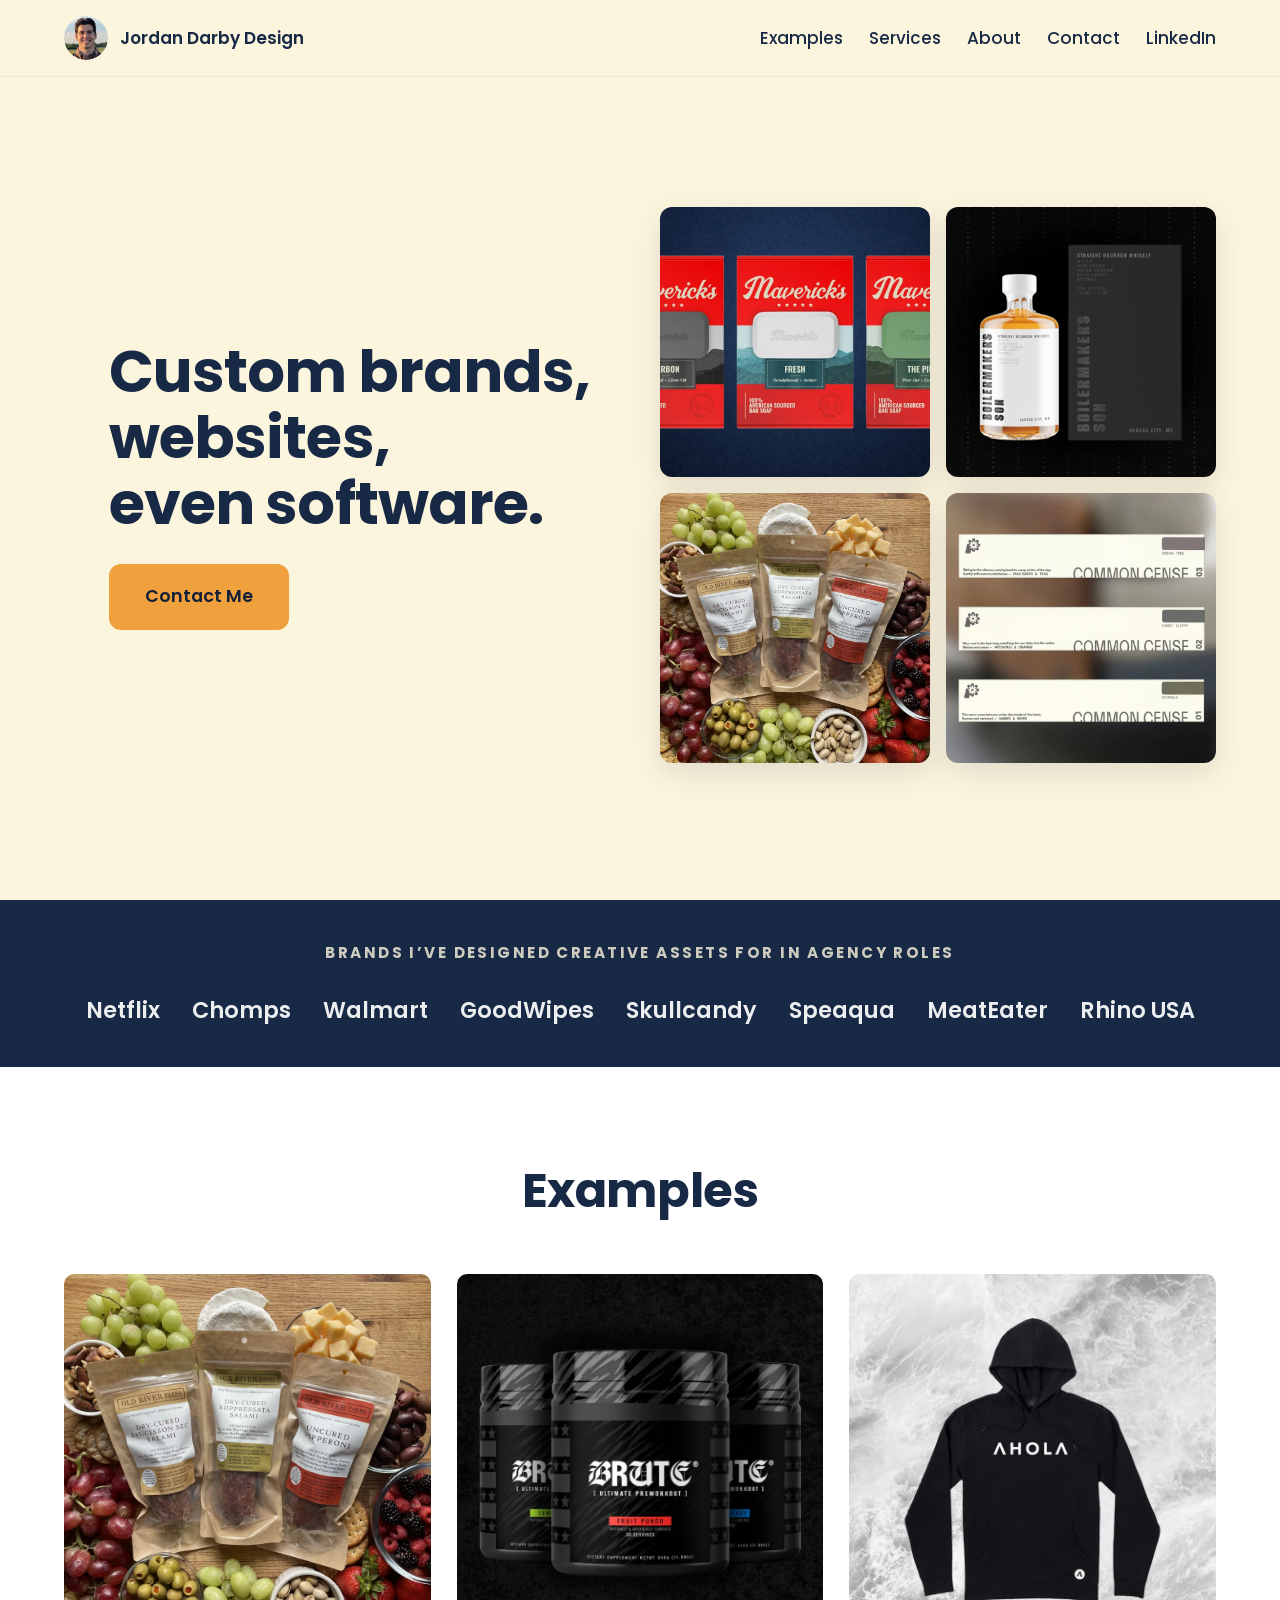
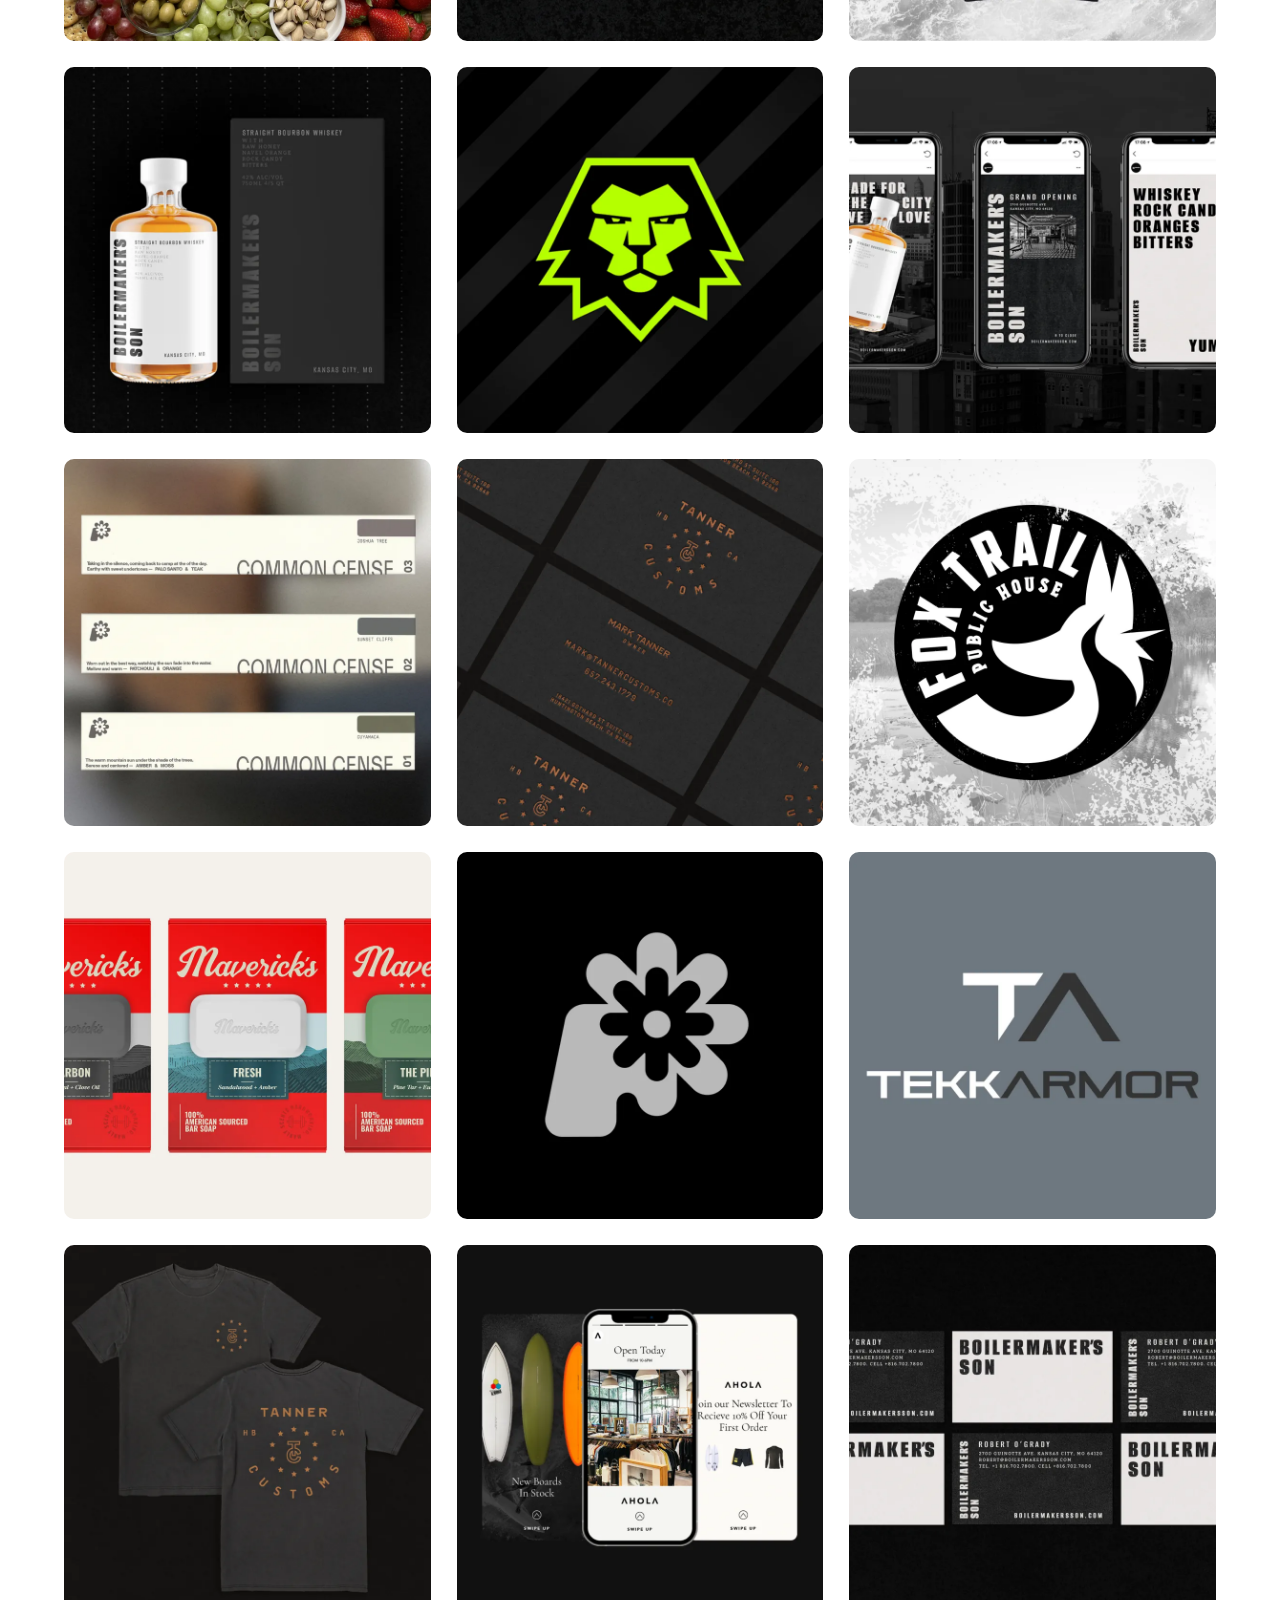
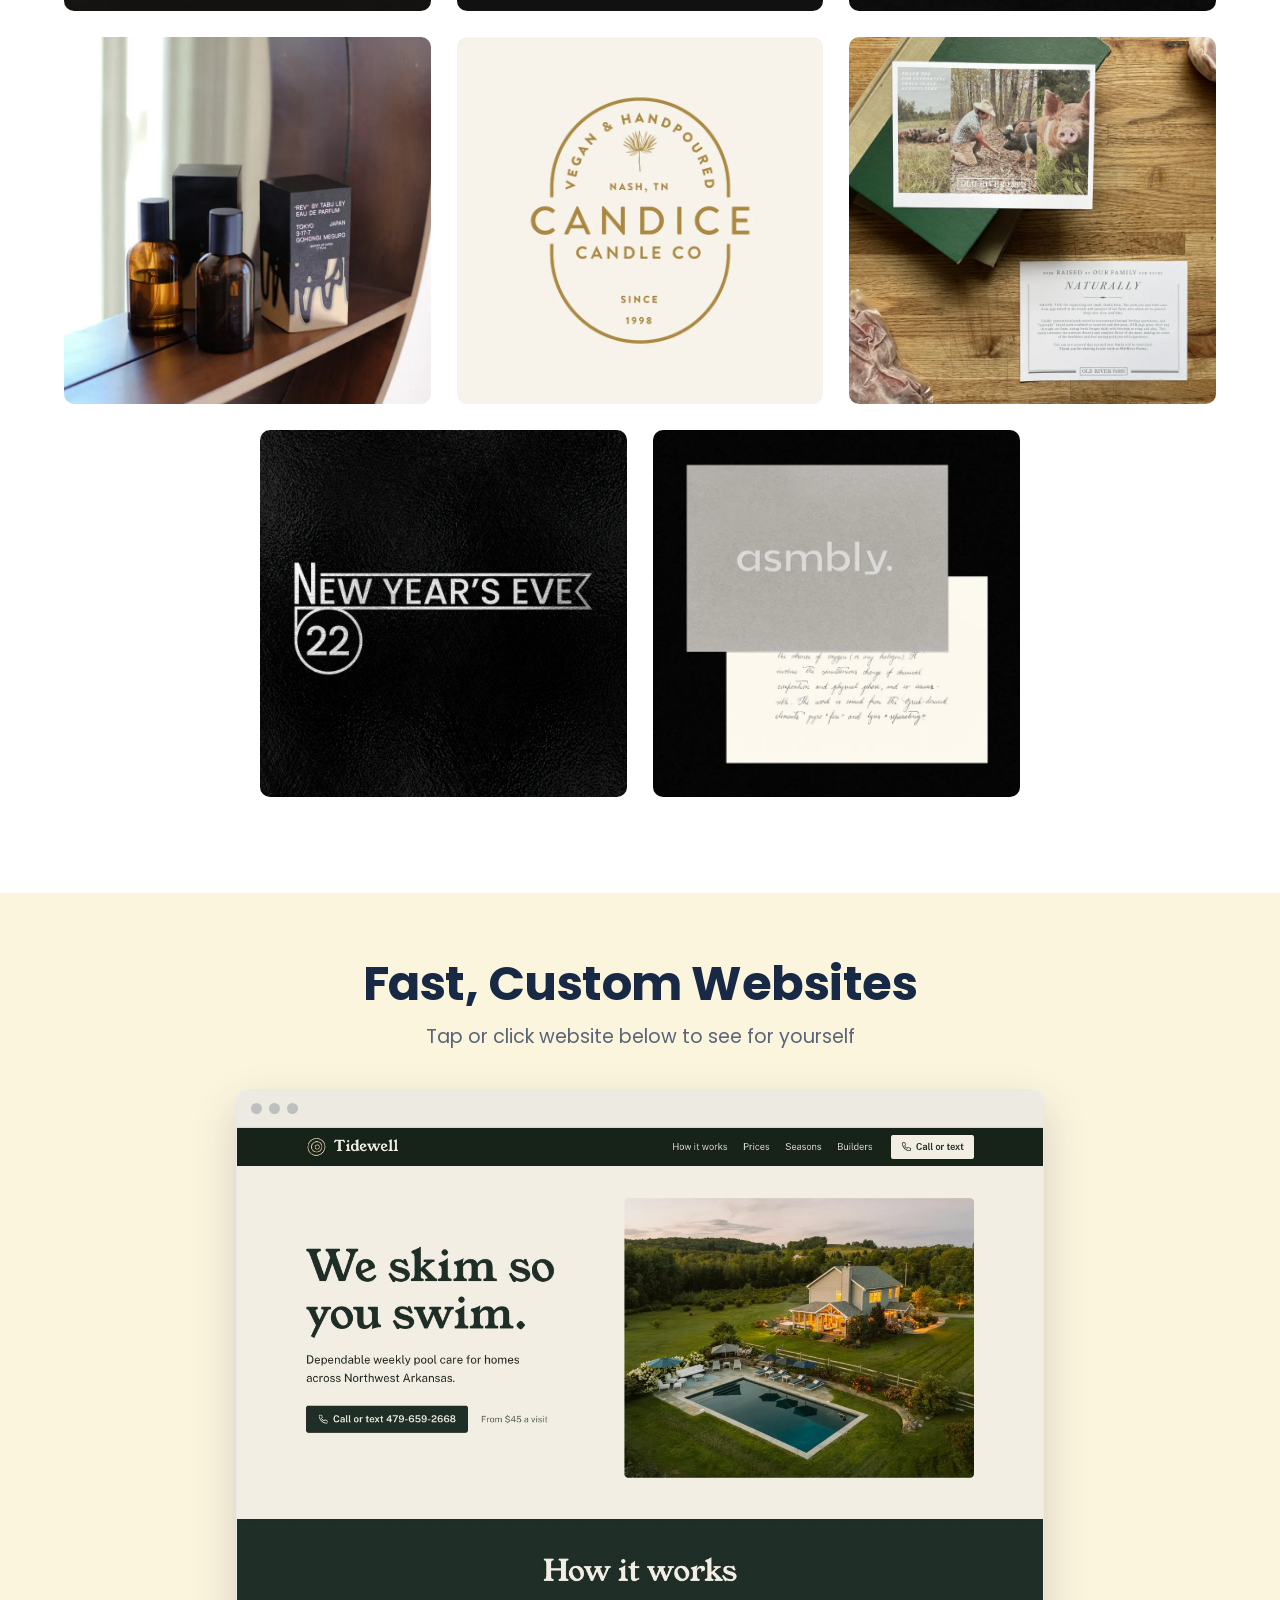
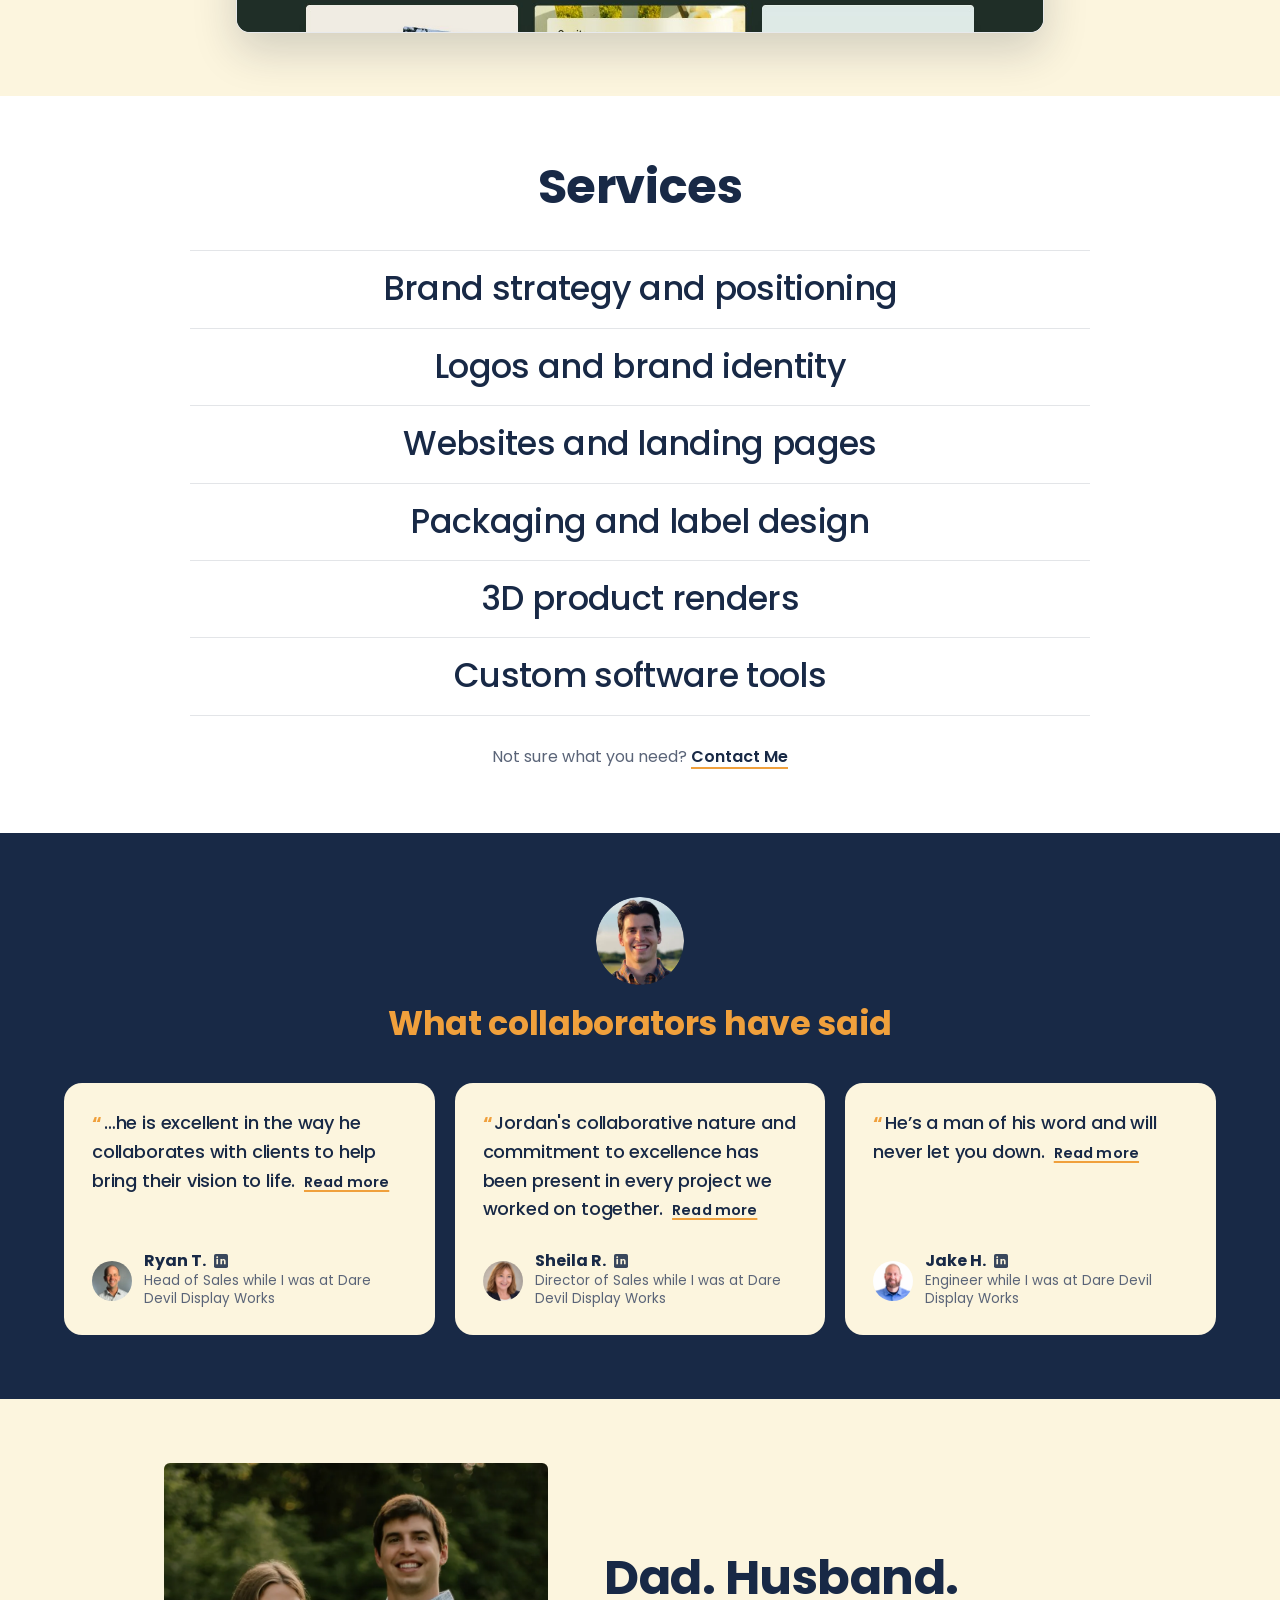
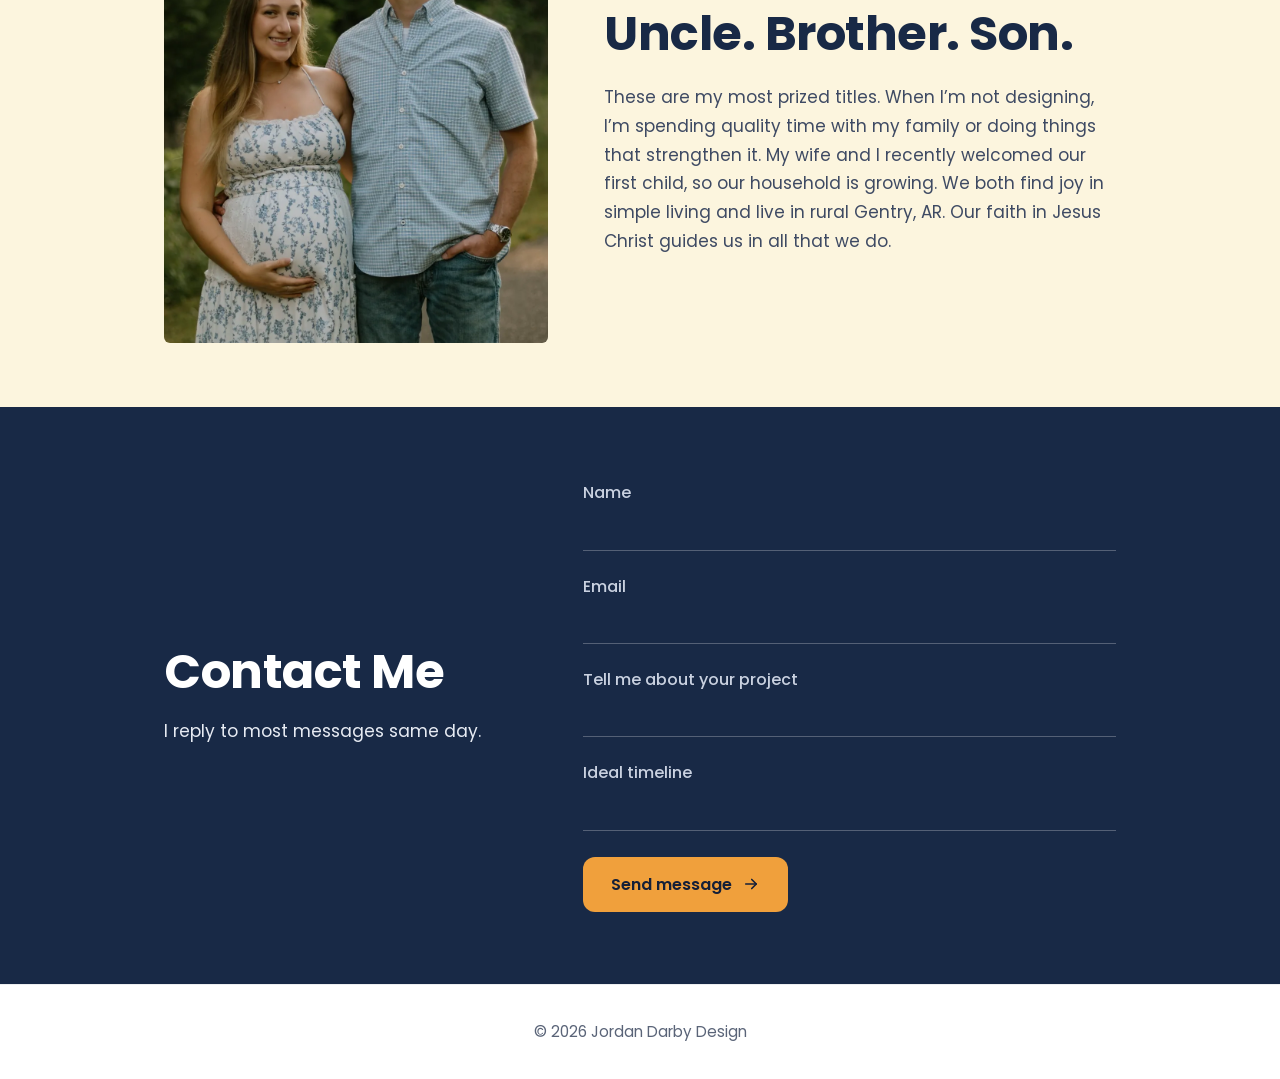
<file: index.html>
<!DOCTYPE html>
<html lang="en">
<head>
<meta charset="UTF-8">
<meta name="viewport" content="width=device-width, initial-scale=1">
<title>Jordan Darby Design | Brand and Web Design in Northwest Arkansas</title>
<meta name="description" content="Jordan Darby designs brands, packaging and websites from Gentry, Arkansas, for businesses across Northwest Arkansas and beyond.">
<link rel="canonical" href="https://jordandarby.com/">
<meta property="og:title" content="Jordan Darby Design | Brand and Web Design in Northwest Arkansas">
<meta property="og:description" content="Jordan Darby designs brands, packaging and websites from Gentry, Arkansas, for businesses across Northwest Arkansas and beyond.">
<meta property="og:type" content="website">
<meta property="og:url" content="https://jordandarby.com/">
<meta property="og:image" content="https://jordandarby.com/images/og-image.jpg">
<meta property="og:image:width" content="1200">
<meta property="og:image:height" content="630">
<meta property="og:image:alt" content="A collage of Jordan Darby's branding and packaging design work">
<meta name="twitter:card" content="summary_large_image">
<meta name="twitter:title" content="Jordan Darby Design | Brand and Web Design in Northwest Arkansas">
<meta name="twitter:description" content="Jordan Darby designs brands, packaging and websites from Gentry, Arkansas, for businesses across Northwest Arkansas and beyond.">
<meta name="twitter:image" content="https://jordandarby.com/images/og-image.jpg">
<link rel="icon" href="images/favicon.png">
<!-- Self-hosted fonts (faces declared in css/style.css). Preloaded so they are
     in flight before the stylesheet parses. crossorigin is required even
     same-origin: font fetches are CORS-mode, and without it the preload does
     not match the real request and the file is fetched twice. -->
<script>
/* Wait for the fonts before the entrance runs. Added by script only, so a
   visitor without JS is never affected, and released either when the fonts
   report ready or after a short fixed wait — whichever lands first — so a slow
   or failed font can only delay the hero, never hide it.

   There is also a floor. With the fonts cached the ready signal comes back
   almost instantly, so the page snapped straight in and the arrival read as
   two different experiences depending on whether you had been here before.
   Holding briefly either way makes it one deliberate entrance. */
(function(){try{
  var h=document.documentElement,t0=Date.now(),MIN=300;
  h.classList.add('fonts-pending');
  var go=function(){h.classList.remove('fonts-pending');};
  var hold=function(){setTimeout(go,Math.max(0,MIN-(Date.now()-t0)));};
  if(document.fonts&&document.fonts.ready&&document.fonts.ready.then){
    document.fonts.ready.then(hold).catch(hold);
    setTimeout(go,900);
  }else{hold();}
}catch(_){}})();
</script>
<link rel="preload" as="font" type="font/woff2" crossorigin href="fonts/poppins-400-latin.woff2">
<link rel="preload" as="font" type="font/woff2" crossorigin href="fonts/poppins-600-latin.woff2">
<link rel="preload" as="font" type="font/woff2" crossorigin href="fonts/poppins-700-latin.woff2">
<link rel="preload" as="font" type="font/woff2" crossorigin href="fonts/poppins-500-latin.woff2">
<link rel="stylesheet" href="css/style.css?v=196">
<link rel="stylesheet" href="css/redesign.css?v=196">
  <link rel="stylesheet" href="css/motion.css?v=196">
  <noscript><style>.t-full,.dsc{grid-template-rows:1fr!important;opacity:1!important;margin-top:12px!important}.t-toggle,.dsc-btn{display:none}</style></noscript>
<noscript><style>.reveal{opacity:1;transform:none}.client-points li{opacity:1;transform:none}</style></noscript>
<script type="application/ld+json">
{
  "@context": "https://schema.org",
  "@type": "ProfessionalService",
  "name": "Jordan Darby Design",
  "description": "Brand, packaging and web design from Gentry, Arkansas, for businesses across Northwest Arkansas.",
  "url": "https://jordandarby.com/",
  "image": "https://jordandarby.com/images/og-image.jpg",
  "areaServed": "Northwest Arkansas",
  "founder": {
    "@type": "Person",
    "name": "Jordan Darby",
    "jobTitle": "Brand Designer",
    "sameAs": [
      "https://www.linkedin.com/in/jordan-darby-design/"
    ]
  },
  "knowsAbout": ["Brand Strategy", "Naming", "Brand Identity Systems", "Web Design", "Launch Collateral", "Packaging Design", "3D Product Visualization"]
}
</script>
</head>
<body>

<header class="nav">
  <div class="wrap">
    <a class="nav-brand" href="/"><img src="images/favicon.png" alt="Jordan Darby headshot logo">Jordan Darby Design</a>
    <a class="nav-li" href="https://www.linkedin.com/in/jordan-darby-design/" aria-label="LinkedIn" target="_blank" rel="noopener"><svg width="26" height="26" viewBox="0 0 24 24" xmlns="http://www.w3.org/2000/svg" aria-hidden="true"><rect width="24" height="24" rx="3" fill="#182946"/><path d="M6.94 8.5v9.06H4.13V8.5h2.81ZM7.13 5.69a1.63 1.63 0 1 1-3.26 0 1.63 1.63 0 0 1 3.26 0ZM19.87 12.4v5.16h-2.8v-4.84c0-1.22-.44-2.05-1.53-2.05-.83 0-1.33.56-1.55 1.1-.08.2-.1.47-.1.74v5.05h-2.81s.04-8.2 0-9.06h2.8v1.29c.38-.58 1.05-1.4 2.55-1.4 1.86 0 3.44 1.22 3.44 4.01Z" fill="#FCF5DE"/></svg></a>
    <button class="nav-toggle" aria-label="Open menu" aria-expanded="false"><span class="bars" aria-hidden="true"><i></i><i></i><i></i></span></button>
    <ul class="nav-links">
      <li><a href="#examples">Examples</a></li>
      <li><a href="#services">Services</a></li>
      <li><a href="#about">About</a></li>
      <li><a href="#contact">Contact</a></li>
      <li class="nav-social"><a href="https://www.linkedin.com/in/jordan-darby-design/" target="_blank" rel="noopener">LinkedIn</a></li>
    </ul>
  </div>
</header>

<section class="hero">
  <div class="wrap">
    <div class="hero-copy">
      <h1>Custom brands, websites, even software.</h1>
      <div class="hero-cta">
        <a class="btn btn-orange btn-lg" href="#contact">Contact Me</a>
      </div>
    </div>
    <div class="hero-showcase">
      <a class="feat" href="images/image-01.webp" data-title="Maverick’s Bar Soap" data-cat="Packaging"><img src="images/image-01.webp" alt="Maverick’s American-sourced bar soap packaging in patriotic red" width="600" height="600" decoding="async" fetchpriority="high"></a>
      <a href="images/image-08.webp" data-title="Boilermaker’s Son Bourbon" data-cat="Packaging"><img src="images/image-08.webp" alt="Boilermaker’s Son straight bourbon whiskey bottle and label design" width="600" height="600" decoding="async" fetchpriority="high"></a>
      <a href="images/image-24.webp" data-title="Old River Farms Salami Line" data-note="Client’s existing branding" data-cat="Packaging"><img src="images/image-24.webp" alt="Old River Farms dry-cured salami and pepperoni packaging on a charcuterie board" width="600" height="600" decoding="async" fetchpriority="high"></a>
      <a href="images/image-11.webp" data-title="Common Cense Incense" data-cat="Packaging"><img src="images/image-11.webp" alt="Common Cense incense packaging with scent descriptions and color chips" width="600" height="600" decoding="async" fetchpriority="high"></a>
    </div>
  </div>
</section>

<section class="brands">
  <div class="wrap reveal">
    <span class="eyebrow">Brands I’ve designed creative assets for in agency roles</span>
  </div>
  <div class="wrap">
    <ul class="brand-list reveal"><li>Netflix</li><li>Chomps</li><li>Walmart</li><li>GoodWipes</li><li>Skullcandy</li><li>Speaqua</li><li>MeatEater</li><li>Rhino USA</li></ul>
  </div>
</section>

<section class="section" id="examples">
  <div class="wrap">
    <div class="section-head reveal"><h2>Examples</h2></div>
    <div class="grid">
<a class="reveal" href="images/image-24.webp" data-title="Old River Farms Salami Line" data-note="Client’s existing branding" data-cat="Packaging" aria-label="View larger"><img src="images/image-24.webp" alt="Old River Farms dry-cured salami and pepperoni packaging on a charcuterie board" loading="lazy"><span class="work-tags"><span>Packaging</span><span class="tag-note">Client’s existing branding</span></span></a>
<a class="reveal" href="images/image-06.webp" data-title="BRUTE Preworkout" data-cat="Packaging" aria-label="View larger"><img src="images/image-06.webp" alt="BRUTE Ultimate Preworkout supplement packaging design" loading="lazy"><span class="work-tags"><span>Packaging</span></span></a>
<a class="reveal" href="images/image-07.webp" data-title="Ahola Apparel" data-cat="Apparel" aria-label="View larger"><img src="images/image-07.webp" alt="Ahola black hoodie apparel design" loading="lazy"><span class="work-tags"><span>Apparel</span></span></a>
<a class="reveal" href="images/image-08.webp" data-title="Boilermaker’s Son Bourbon" data-cat="Packaging" aria-label="View larger"><img src="images/image-08.webp" alt="Boilermaker's Son straight bourbon whiskey bottle and label design" loading="lazy"><span class="work-tags"><span>Packaging</span></span></a>
<a class="reveal" href="images/image-09.webp" data-title="Elite Brand Advisors" data-cat="Brand Identity" aria-label="View larger"><img src="images/image-09.webp" alt="Elite Brand Advisors neon green lion mark logo" loading="lazy"><span class="work-tags"><span>Brand Identity</span></span></a>
<a class="reveal" href="images/image-19.webp" data-title="Boilermaker’s Son Campaign" data-cat="Digital" aria-label="View larger"><img src="images/image-19.webp" alt="Boilermaker's Son social media campaign on mobile screens" loading="lazy"><span class="work-tags"><span>Digital</span></span></a>
<a class="reveal" href="images/image-11.webp" data-title="Common Cense Incense" data-cat="Packaging" aria-label="View larger"><img src="images/image-11.webp" alt="Common Cense incense packaging with scent descriptions and color chips" loading="lazy"><span class="work-tags"><span>Packaging</span></span></a>
<a class="reveal" href="images/image-12.webp" data-title="Tanner Customs Cards" data-cat="Print" aria-label="View larger"><img src="images/image-12.webp" alt="Tanner Customs copper-foil business cards on black" loading="lazy"><span class="work-tags"><span>Print</span></span></a>
<a class="reveal" href="images/image-13.webp" data-title="Fox Trail Public House" data-cat="Brand Identity" aria-label="View larger"><img src="images/image-13.webp" alt="Fox Trail Public House circular badge logo" loading="lazy"><span class="work-tags"><span>Brand Identity</span></span></a>
<a class="reveal" href="images/image-14.webp" data-title="Maverick’s Bar Soap" data-cat="Packaging" aria-label="View larger"><img src="images/image-14.webp" alt="Maverick's American-sourced bar soap packaging line" loading="lazy"><span class="work-tags"><span>Packaging</span></span></a>
<a class="reveal" href="images/image-15.webp" data-title="Peloria Monogram" data-cat="Brand Identity" aria-label="View larger"><img src="images/image-15.webp" alt="Peloria abstract monogram logo mark" loading="lazy"><span class="work-tags"><span>Brand Identity</span></span></a>
<a class="reveal" href="images/image-16.webp" data-title="TekkArmor Identity" data-cat="Brand Identity" aria-label="View larger"><img src="images/image-16.webp" alt="TekkArmor logo and brand identity" loading="lazy"><span class="work-tags"><span>Brand Identity</span></span></a>
<a class="reveal" href="images/image-17.webp" data-title="Tanner Customs Tee" data-cat="Apparel" aria-label="View larger"><img src="images/image-17.webp" alt="Tanner Customs t-shirt apparel design front and back" loading="lazy"><span class="work-tags"><span>Apparel</span></span></a>
<a class="reveal" href="images/image-18.webp" data-title="Ahola Surf Social" data-cat="Digital" aria-label="View larger"><img src="images/image-18.webp" alt="Ahola surf shop social media and mobile design" loading="lazy"><span class="work-tags"><span>Digital</span></span></a>
<a class="reveal" href="images/image-10.webp" data-title="Boilermaker’s Son Stationery" data-cat="Print" aria-label="View larger"><img src="images/image-10.webp" alt="Boilermaker's Son business card and stationery design" loading="lazy"><span class="work-tags"><span>Print</span></span></a>
<a class="reveal" href="images/image-20.webp" data-title="REV Eau de Parfum" data-cat="Packaging" aria-label="View larger"><img src="images/image-20.webp" alt="REV eau de parfum packaging with dripping foil detail" loading="lazy"><span class="work-tags"><span>Packaging</span></span></a>
<a class="reveal" href="images/image-21.webp" data-title="Candice Candle Co" data-cat="Brand Identity" aria-label="View larger"><img src="images/image-21.webp" alt="Candice Candle Co vegan handpoured candle badge logo" loading="lazy"><span class="work-tags"><span>Brand Identity</span></span></a>
<a class="reveal" href="images/image-25.webp" data-title="Old River Farms Insert Card" data-note="Client’s existing branding" data-cat="Print" aria-label="View larger"><img src="images/image-25.webp" alt="Old River Farms printed thank-you insert card with farm photography" loading="lazy"><span class="work-tags"><span>Print</span><span class="tag-note">Client’s existing branding</span></span></a>
<a class="reveal" href="images/image-22.webp" data-title="NYE ’22" data-cat="Brand Identity" aria-label="View larger"><img src="images/image-22.webp" alt="New Year's Eve 22 silver-foil design" loading="lazy"><span class="work-tags"><span>Brand Identity</span></span></a>
<a class="reveal" href="images/image-23.webp" data-title="asmbly" data-cat="Print" aria-label="View larger"><img src="images/image-23.webp" alt="asmbly stationery and card design" loading="lazy"><span class="work-tags"><span>Print</span></span></a></div>
    <!-- HIDDEN WITH THE CONCEPTS BLOCK — restore together -->
    
  </div>
</section>

<section class="section" id="websites" style="background:var(--cream)">
  <div class="wrap">
    <div class="section-head reveal"><h2>Fast, Custom Websites</h2><p class="web-hint">Tap or click website below to see for yourself</p></div>
    <div class="client-feature reveal">
      <!-- Preview: a still of the site (no iframe, nothing to load or scroll
           by accident). "Try it live" opens the real site full-screen. -->
      <figure class="site-preview" data-src="demo/tidewell/?v=28"
              data-name="Tidewell Pool Care">
        <div class="sp-chrome" aria-hidden="true">
          <span class="sp-dot"></span><span class="sp-dot"></span><span class="sp-dot"></span>
        </div>
        <div class="sp-stage">
          <img class="sp-shot" src="images/demo-tidewell-desktop.jpg?v=28" alt="Tidewell Pool Care website home page" width="1400" height="875" loading="lazy" decoding="async">
          <button type="button" class="sp-open" aria-label="Explore the Tidewell website live"></button>
        </div>
      </figure>
    </div>

    
    
  </div>
</section>

<section class="section" id="services">
  <div class="wrap">
    <div class="section-head reveal"><h2>Services</h2></div>
    <ul class="svc-list">
      <li class="reveal"><h3>Brand strategy and positioning</h3></li>
      <li class="reveal"><h3>Logos and brand identity</h3></li>
      <li class="reveal"><h3>Websites and landing pages</h3></li>
      <li class="reveal"><h3>Packaging and label design</h3></li>
      <li class="reveal"><h3>3D product renders</h3></li>
      <li class="reveal"><h3>Custom software tools</h3></li>
    </ul>
    <p class="svc-next reveal">Not sure what you need? <a href="#contact">Contact Me</a></p>
  </div>
</section>

<section class="section testimonials" id="recommendations">
  <!-- SWAP IN CLIENT TESTIMONIALS (Doggytime owner, Old River Farms) WHEN COLLECTED -->
  <div class="wrap">
    <img class="headshot reveal" src="images/headshot.webp" alt="Jordan Darby headshot" width="270" height="270">
    <div class="section-head reveal"><h2>What collaborators have said</h2></div>
    <div class="cards"><div class="card reveal"><p class="t-pull">…he is excellent in the way he collaborates with clients to help bring their vision to life. <button class="t-toggle" type="button" aria-expanded="false" aria-controls="tf-2"><span class="t-toggle-label">Read more</span></button></p><div class="t-full" id="tf-2" hidden><p>Over the last year, Jordan has been an integral component to the success of our sales team. Not only does he possess a strong/diverse functional skillset for a designer - he is excellent in the way he collaborates with clients to help bring their vision to life. Jordan is upbeat, extremely positive, a hard worker, and a fantastic teammate that I have relied on multiple times in critical situations.</p></div><div class="card-person"><img src="images/testimonial-02.webp" alt="Ryan T." loading="lazy" width="360" height="360"><div><h4>Ryan T.<a class="card-li" href="https://www.linkedin.com/in/jordan-darby-design/" target="_blank" rel="noopener" aria-label="See this recommendation on LinkedIn" title="See this recommendation on LinkedIn"><svg width="18" height="18" viewBox="0 0 24 24" xmlns="http://www.w3.org/2000/svg"><rect width="24" height="24" rx="3" fill="#182946"/><path d="M6.94 8.5v9.06H4.13V8.5h2.81ZM7.13 5.69a1.63 1.63 0 1 1-3.26 0 1.63 1.63 0 0 1 3.26 0ZM19.87 12.4v5.16h-2.8v-4.84c0-1.22-.44-2.05-1.53-2.05-.83 0-1.33.56-1.55 1.1-.08.2-.1.47-.1.74v5.05h-2.81s.04-8.2 0-9.06h2.8v1.29c.38-.58 1.05-1.4 2.55-1.4 1.86 0 3.44 1.22 3.44 4.01Z" fill="#FCF5DE"/></svg></a></h4><small>Head of Sales while I was at Dare Devil Display Works</small></div></div></div>
<div class="card reveal"><p class="t-pull">Jordan's collaborative nature and commitment to excellence has been present in every project we worked on together. <button class="t-toggle" type="button" aria-expanded="false" aria-controls="tf-3"><span class="t-toggle-label">Read more</span></button></p><div class="t-full" id="tf-3" hidden><p>Jordan not only listens to clients to understand their needs but also asks appropriate questions to ensure the end product is compelling enough to drive the project to the next step. Jordan's collaborative nature and commitment to excellence has been present in every project we worked on together. I highly recommend Jordan to anyone seeking a top-notch graphic designer!</p></div><div class="card-person"><img src="images/testimonial-03.webp" alt="Sheila R." loading="lazy" width="360" height="360"><div><h4>Sheila R.<a class="card-li" href="https://www.linkedin.com/in/jordan-darby-design/" target="_blank" rel="noopener" aria-label="See this recommendation on LinkedIn" title="See this recommendation on LinkedIn"><svg width="18" height="18" viewBox="0 0 24 24" xmlns="http://www.w3.org/2000/svg"><rect width="24" height="24" rx="3" fill="#182946"/><path d="M6.94 8.5v9.06H4.13V8.5h2.81ZM7.13 5.69a1.63 1.63 0 1 1-3.26 0 1.63 1.63 0 0 1 3.26 0ZM19.87 12.4v5.16h-2.8v-4.84c0-1.22-.44-2.05-1.53-2.05-.83 0-1.33.56-1.55 1.1-.08.2-.1.47-.1.74v5.05h-2.81s.04-8.2 0-9.06h2.8v1.29c.38-.58 1.05-1.4 2.55-1.4 1.86 0 3.44 1.22 3.44 4.01Z" fill="#FCF5DE"/></svg></a></h4><small>Director of Sales while I was at Dare Devil Display Works</small></div></div></div>
<div class="card reveal"><p class="t-pull">He’s a man of his word and will never let you down. <button class="t-toggle" type="button" aria-expanded="false" aria-controls="tf-1"><span class="t-toggle-label">Read more</span></button></p><div class="t-full" id="tf-1" hidden><p>Working with Jordan was a privilege and a lot of fun. He is a very hard worker and a man of great talent. Jordan is very much a team player and has a great attitude. He’s a man of his word and will never let you down. I’d be honored to work with him again in the future.</p></div><div class="card-person"><img src="images/testimonial-01.webp" alt="Jake H." loading="lazy" width="360" height="360"><div><h4>Jake H.<a class="card-li" href="https://www.linkedin.com/in/jordan-darby-design/" target="_blank" rel="noopener" aria-label="See this recommendation on LinkedIn" title="See this recommendation on LinkedIn"><svg width="18" height="18" viewBox="0 0 24 24" xmlns="http://www.w3.org/2000/svg"><rect width="24" height="24" rx="3" fill="#182946"/><path d="M6.94 8.5v9.06H4.13V8.5h2.81ZM7.13 5.69a1.63 1.63 0 1 1-3.26 0 1.63 1.63 0 0 1 3.26 0ZM19.87 12.4v5.16h-2.8v-4.84c0-1.22-.44-2.05-1.53-2.05-.83 0-1.33.56-1.55 1.1-.08.2-.1.47-.1.74v5.05h-2.81s.04-8.2 0-9.06h2.8v1.29c.38-.58 1.05-1.4 2.55-1.4 1.86 0 3.44 1.22 3.44 4.01Z" fill="#FCF5DE"/></svg></a></h4><small>Engineer while I was at Dare Devil Display Works</small></div></div></div></div>
  </div>
</section>

<section class="section about" id="about">
  <div class="wrap">
    <img class="reveal" src="images/about-family.webp" alt="Expecting couple smiling outdoors" loading="lazy" width="1000" height="1250">
    <div>
      
      <h2 class="reveal">Dad. Husband. Uncle. Brother. Son.</h2>
      <p class="reveal">These are my most prized titles. When I’m not designing, I’m spending quality time with my family or doing things that strengthen it. My wife and I recently welcomed our first child, so our household is growing. We both find joy in simple living and live in rural Gentry, AR. Our faith in Jesus Christ guides us in all that we do.</p>
    </div>
  </div>
</section>

<section class="section cta" id="contact">
  <div class="wrap">
    <div>
      <h2 class="reveal">Contact Me</h2>
      <p class="cta-lede reveal">I reply to most messages same&nbsp;day.</p>
    </div>
    <form class="cta-form reveal" action="https://formspree.io/f/xaqraqrq" method="POST">
      <label class="field">Name<input type="text" name="name" autocomplete="name" required></label>
      <label class="field">Email<input type="email" name="email" autocomplete="email" required></label>
      <label class="field">Tell me about your project<textarea name="message" rows="2" required></textarea></label>
      <label class="field">Ideal timeline<input type="text" name="timeline" autocomplete="off" required></label>
      <input type="text" name="_gotcha" tabindex="-1" autocomplete="off" aria-hidden="true">
      <button type="submit" class="btn btn-orange form-send">Send message<svg viewBox="0 0 24 24" width="18" height="18" fill="none" stroke="currentColor" stroke-width="2.2" stroke-linecap="round" stroke-linejoin="round" aria-hidden="true"><path d="M5 12h14"/><path d="m13 6 6 6-6 6"/></svg></button>
      <p class="form-status" role="status" aria-live="polite"></p>
    </form>
  </div>
</section>

<footer>
  <div class="wrap">
    <span class="copy">&copy; 2026 Jordan Darby Design</span>
  </div>
</footer>

<button class="to-top" type="button" aria-label="Back to top" hidden><svg width="22" height="22" viewBox="0 0 24 24" fill="none" stroke="currentColor" stroke-width="2.4" stroke-linecap="round" stroke-linejoin="round" aria-hidden="true"><path d="M12 19V5"/><path d="m5 12 7-7 7 7"/></svg></button>

<div class="demo-modal" role="dialog" aria-modal="true" aria-label="Live website" hidden>
  <div class="demo-bar">
    <span class="demo-title"></span>
    <a class="demo-newtab" href="#" target="_blank" rel="noopener" aria-label="Open in a new tab" title="Open in a new tab"><svg viewBox="0 0 24 24" width="17" height="17" fill="none" stroke="currentColor" stroke-width="2" stroke-linecap="round" stroke-linejoin="round" aria-hidden="true"><path d="M14 4h6v6"/><path d="M20 4 11 13"/><path d="M19 14v5a1 1 0 0 1-1 1H5a1 1 0 0 1-1-1V6a1 1 0 0 1 1-1h5"/></svg></a>
    <button type="button" class="demo-exit">Exit demo</button>
  </div>
  <iframe class="demo-frame" title="Live website" referrerpolicy="no-referrer"
          sandbox="allow-scripts allow-same-origin allow-popups allow-forms"></iframe>
</div>

<div class="lightbox" aria-hidden="true"><button class="lb-close" aria-label="Close">&times;</button><img alt=""><div class="lb-cap"></div></div>

<script src="js/main.js?v=196"></script>
<script src="js/redesign.js?v=196"></script>
  <script src="js/motion.js?v=196" defer></script>
</body>
</html>
</file>
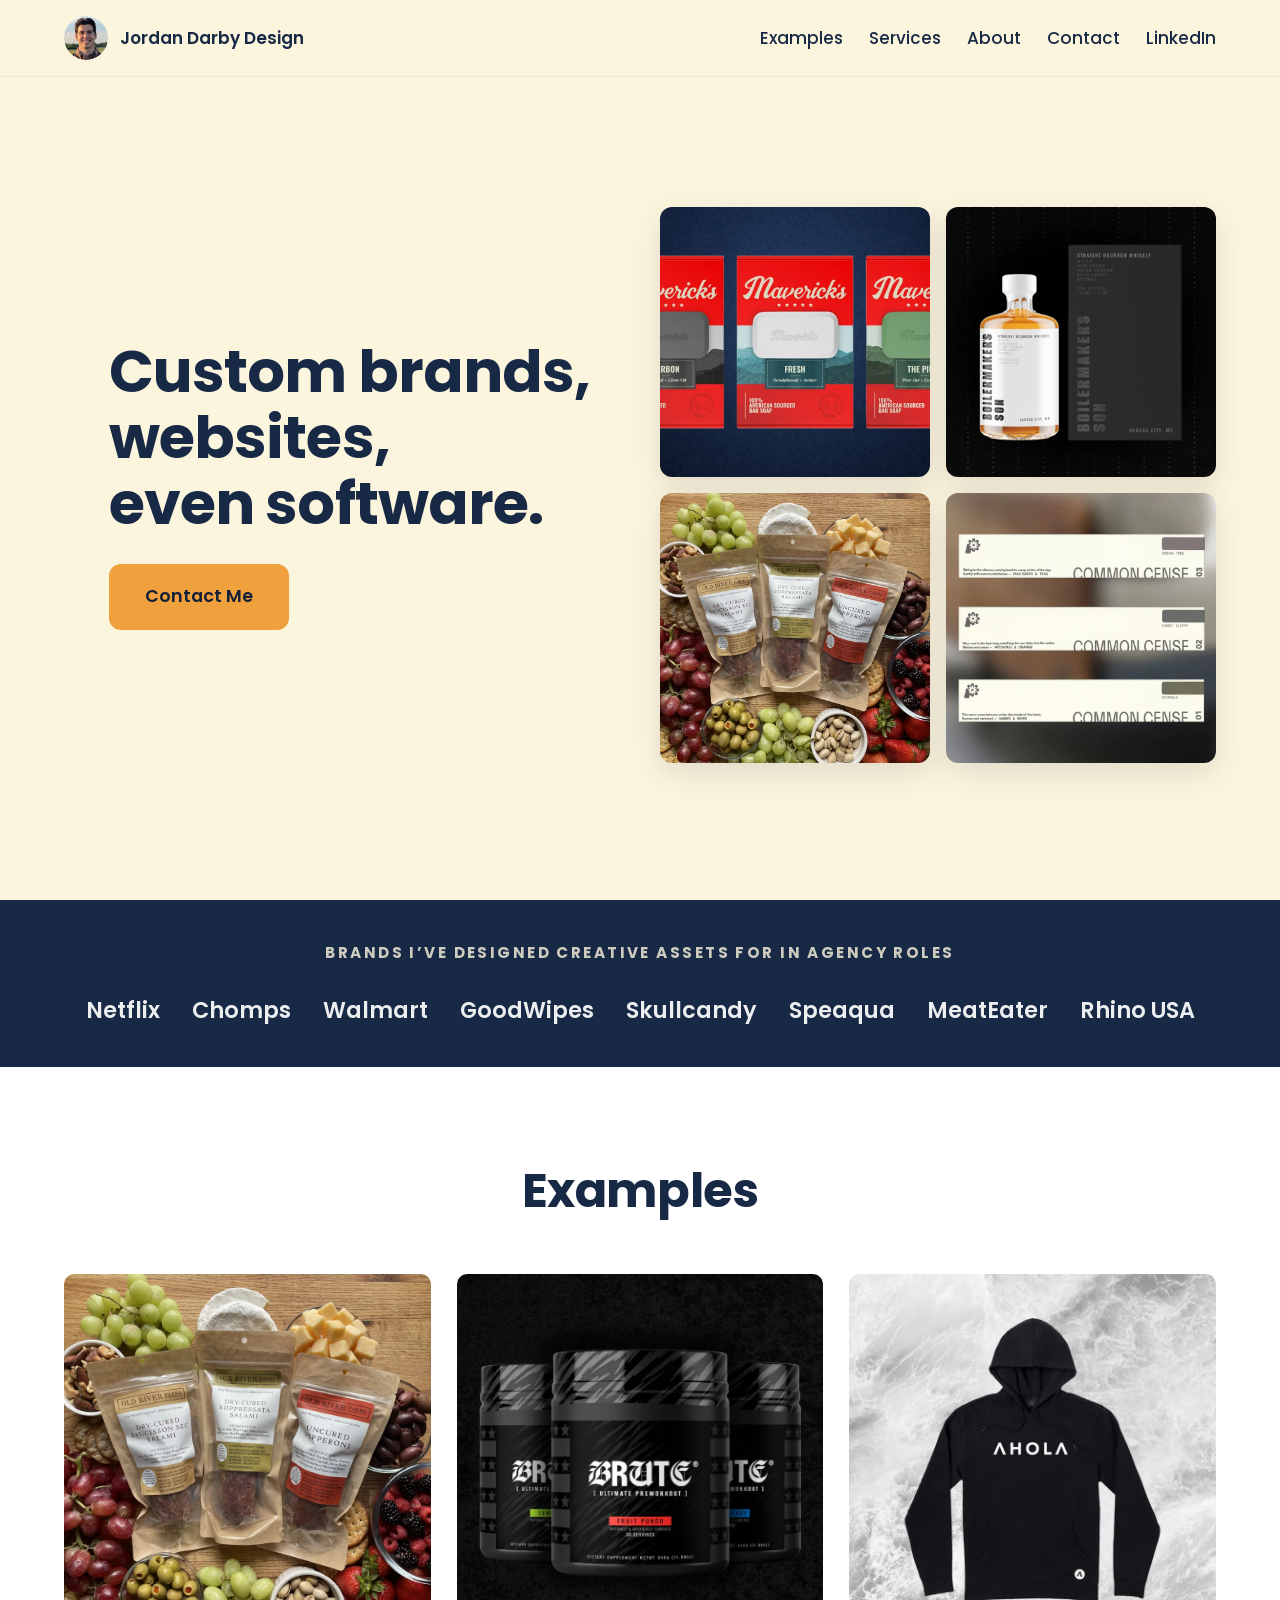
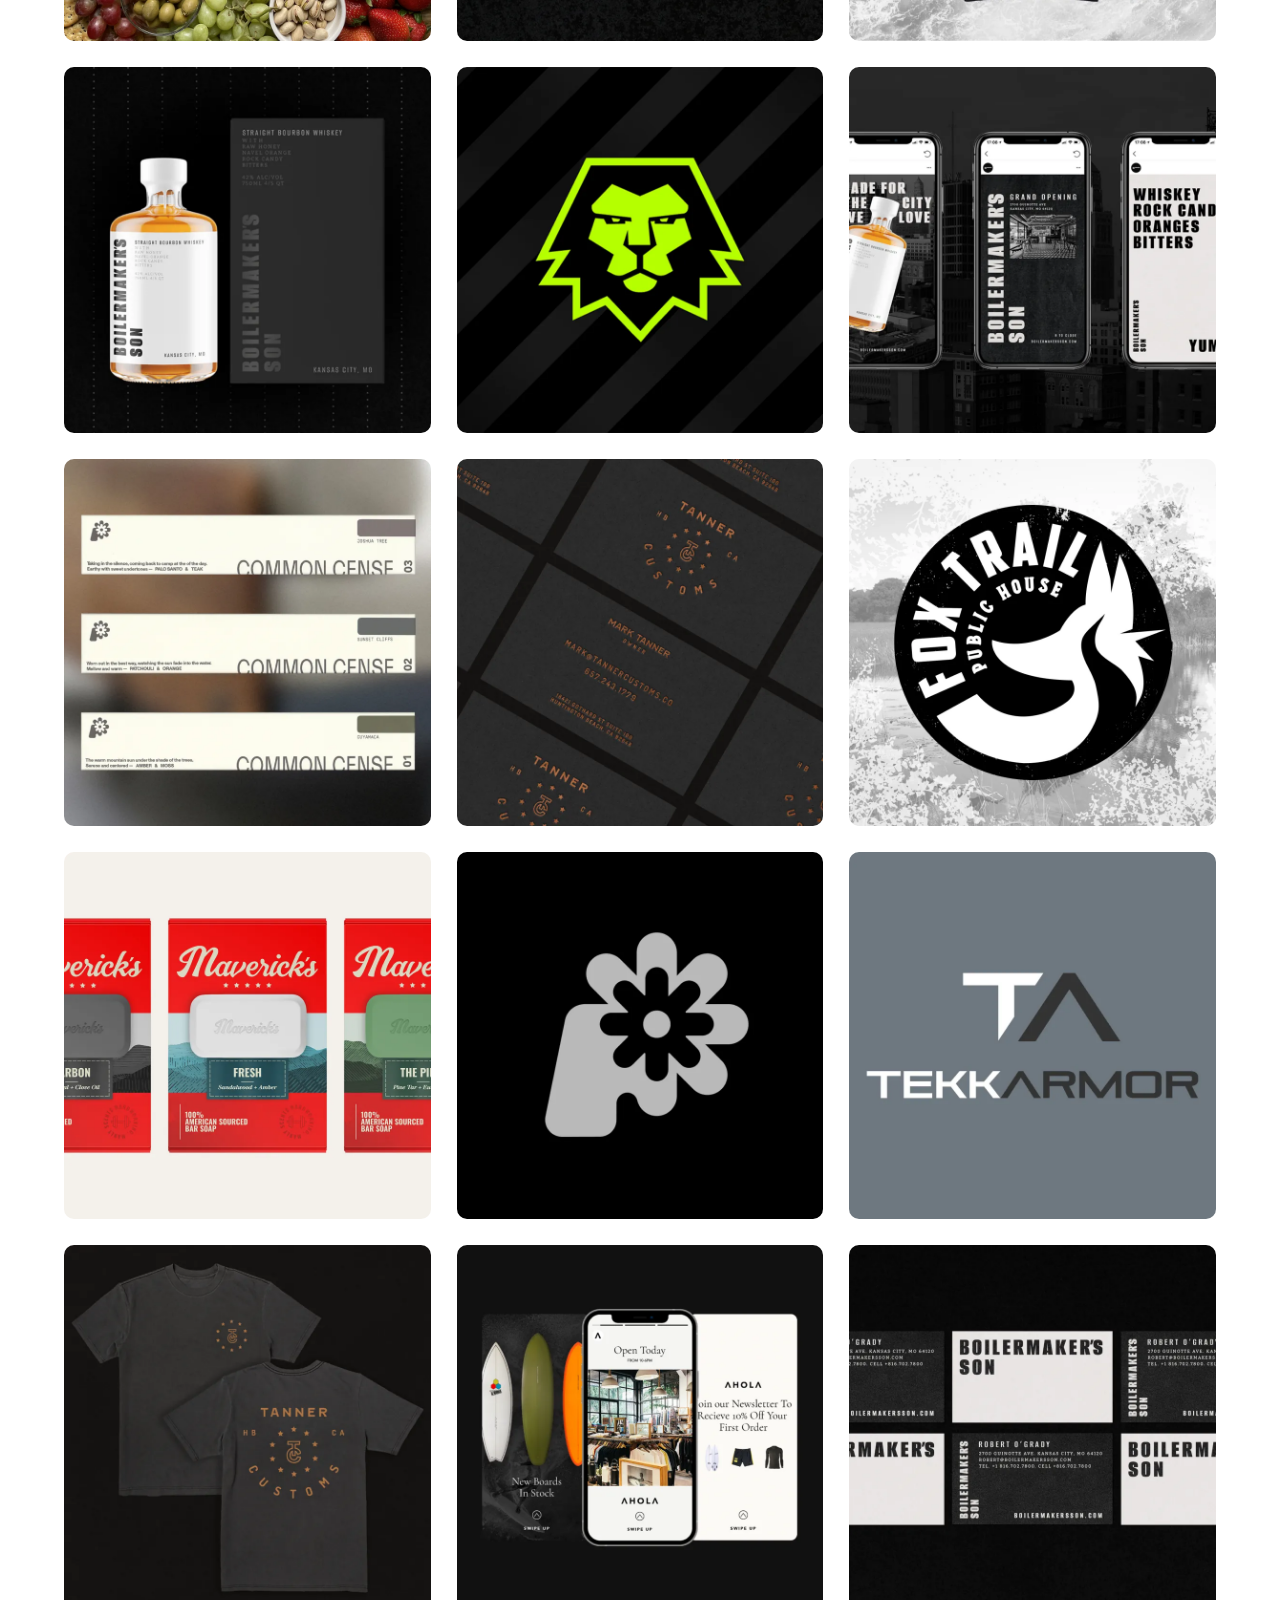
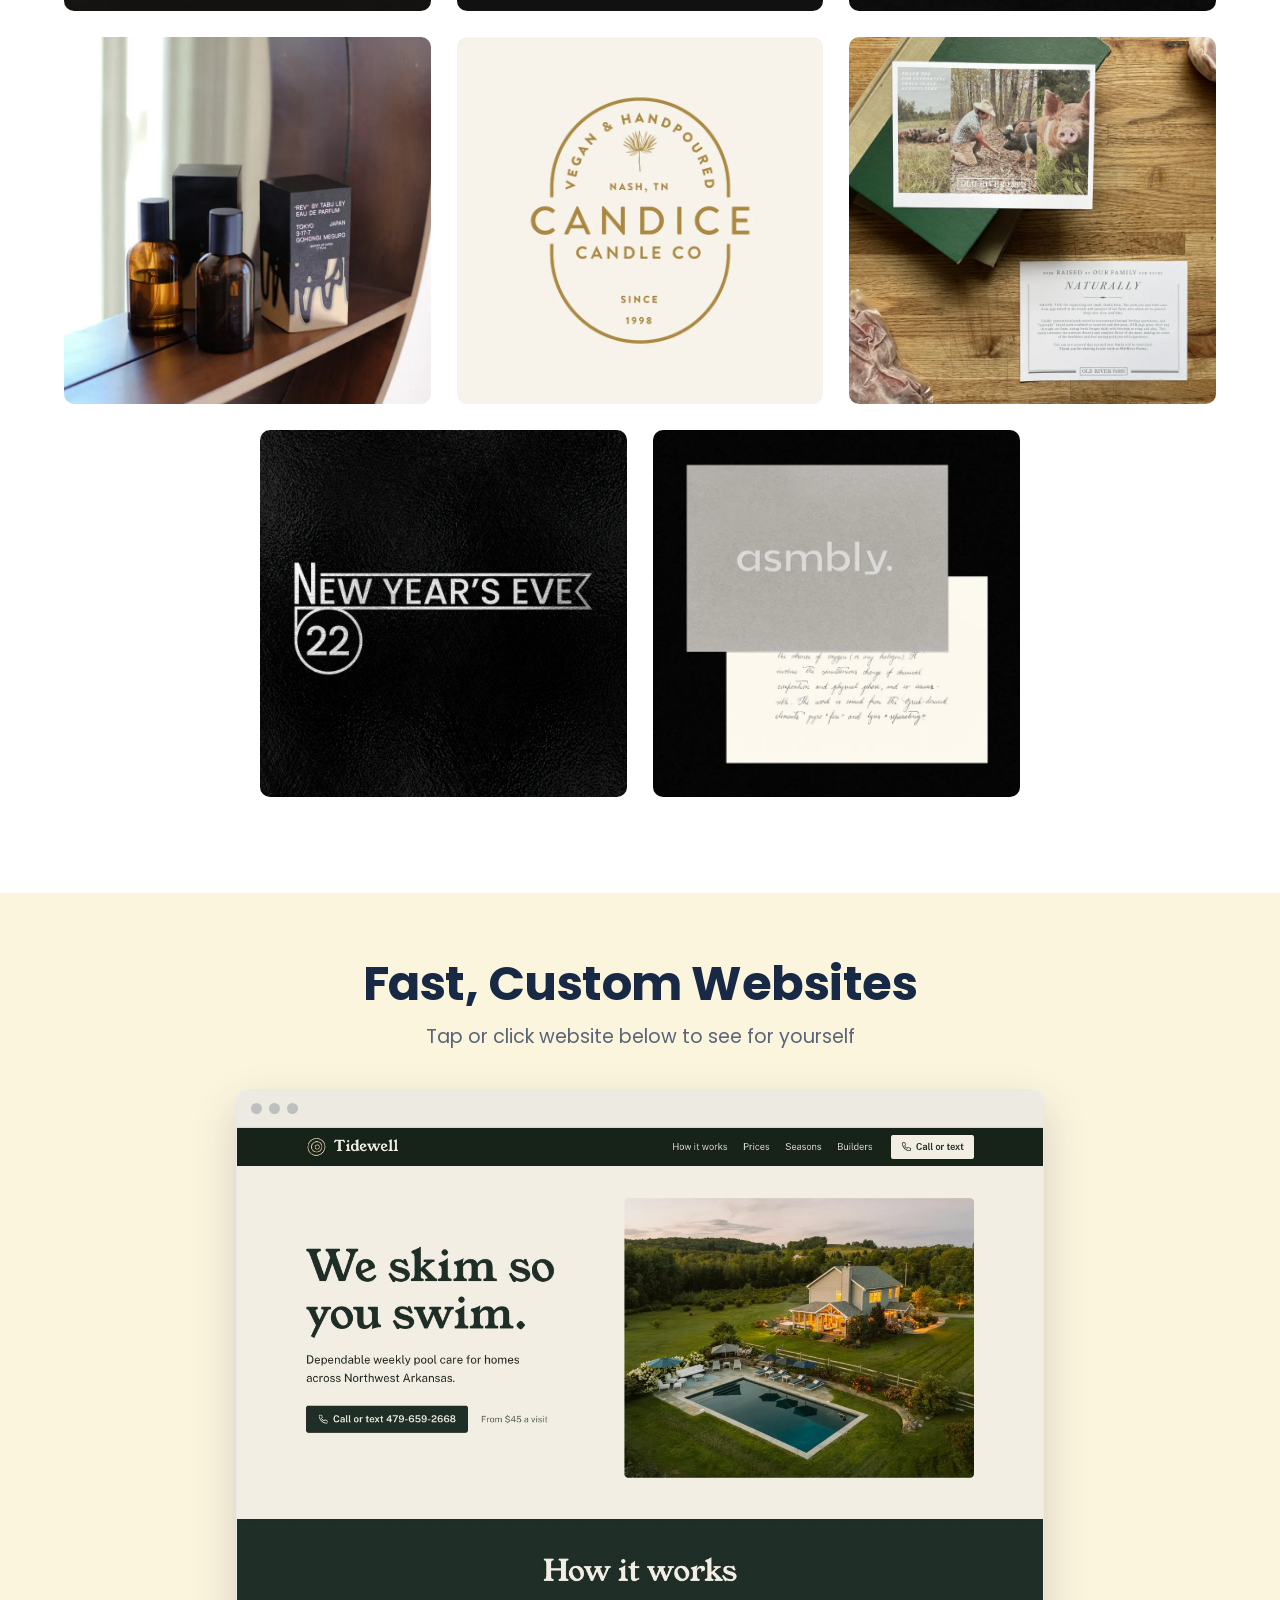
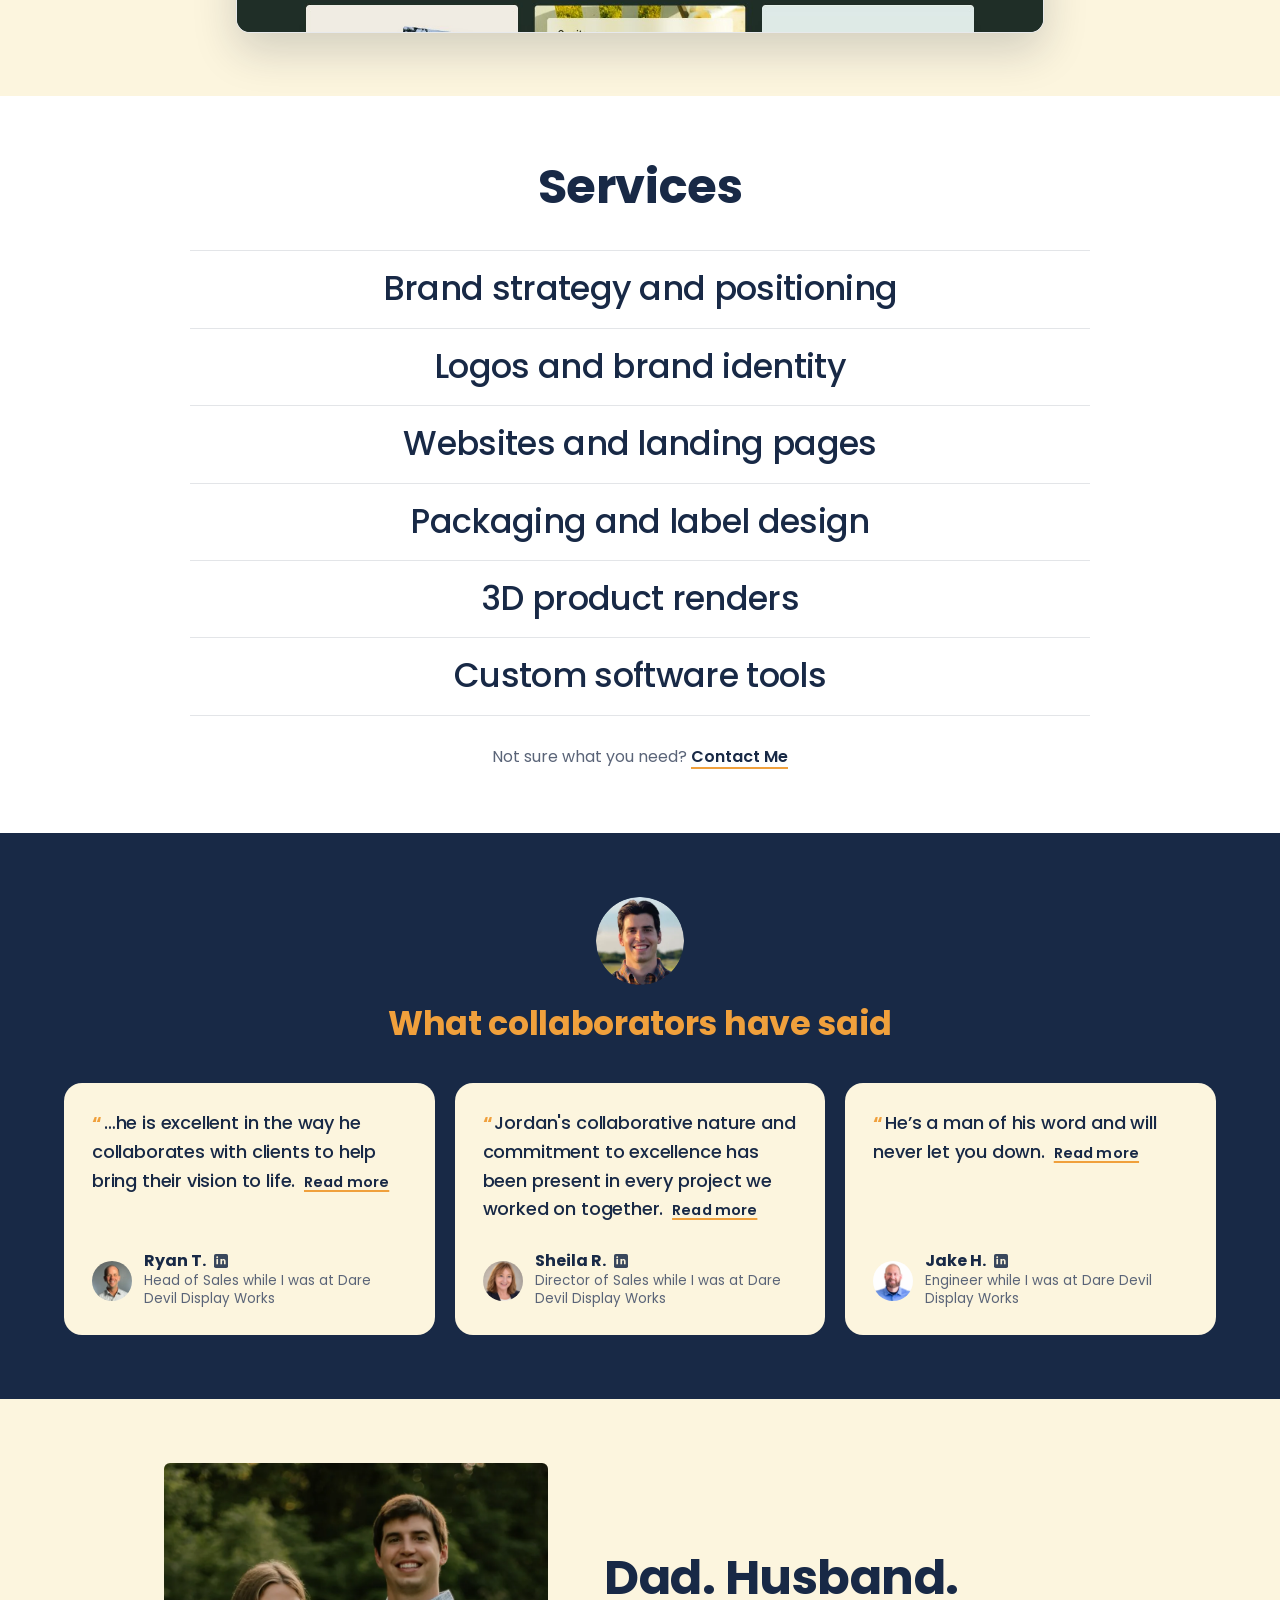
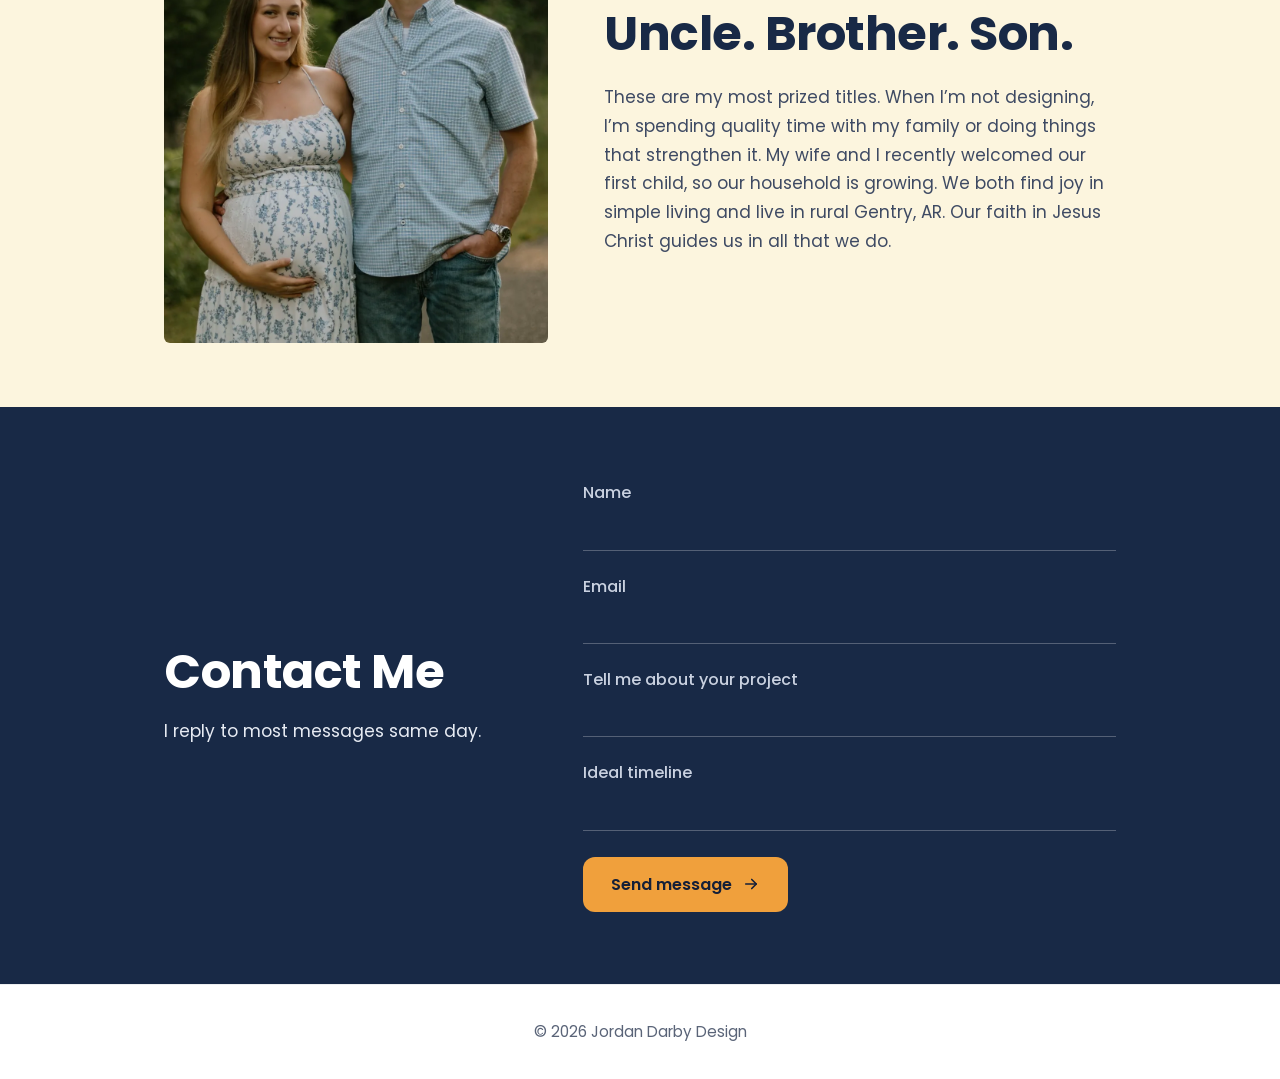
<file: public_html/index.html>
<!DOCTYPE html>
<html lang="en">
<head>
<meta charset="UTF-8">
<meta name="robots" content="noindex">
<meta http-equiv="refresh" content="0; url=/">
<link rel="canonical" href="https://jordandarby.com/">
<title>Redirecting…</title>
<script>location.replace('/');</script>
</head>
<body><p>Redirecting to <a href="/">jordandarby.com</a>…</p></body>
</html>
</file>
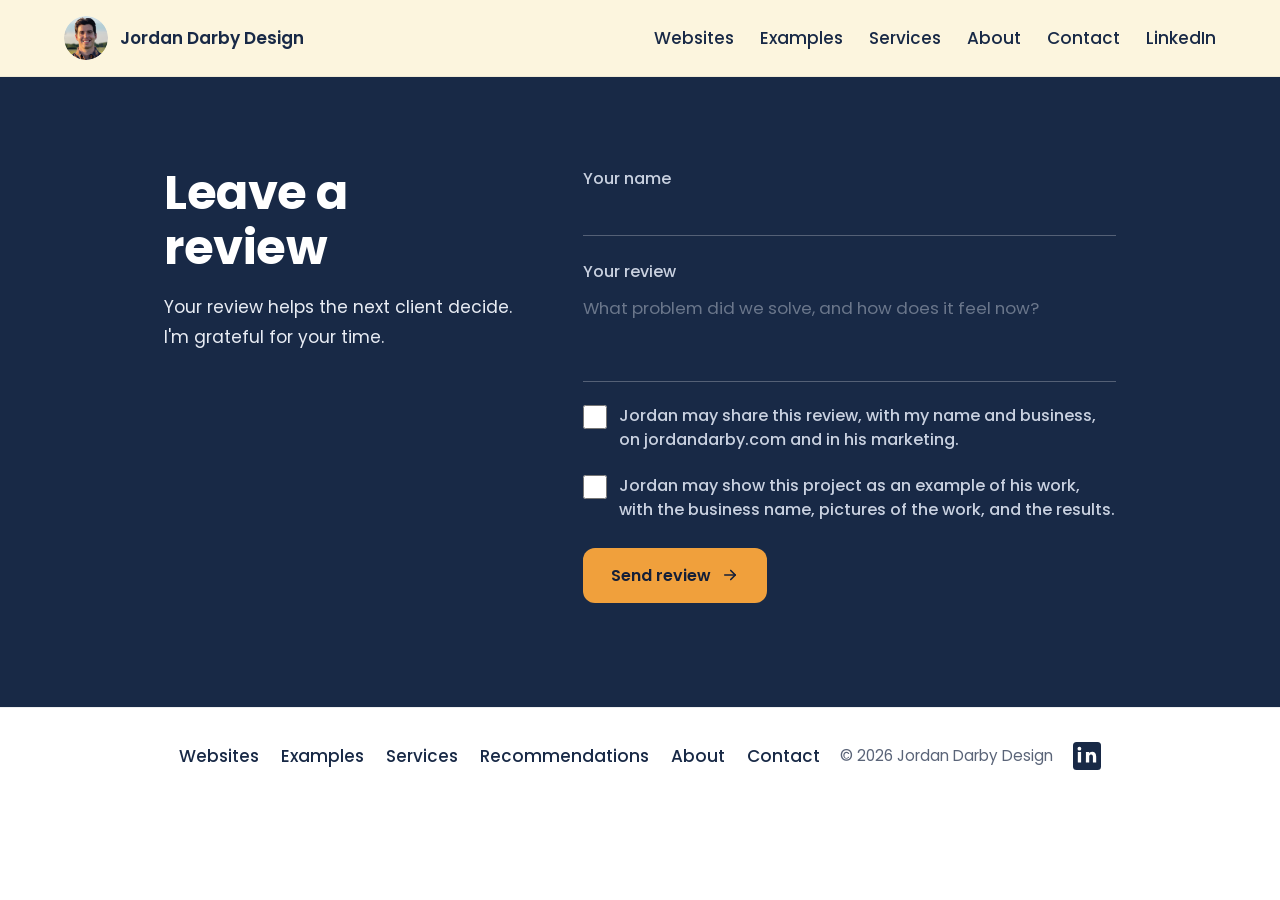
<file: review/index.html>
<!DOCTYPE html>
<html lang="en">
<head>
<meta charset="UTF-8">
<meta name="robots" content="noindex,nofollow">
<meta name="viewport" content="width=device-width, initial-scale=1">
<title>Leave a review | Jordan Darby Design</title>
<link rel="canonical" href="https://jordandarby.com/review/">
<meta property="og:title" content="Leave a review | Jordan Darby Design">
<meta property="og:type" content="website">
<meta property="og:url" content="https://jordandarby.com/review/">
<meta property="og:image" content="https://jordandarby.com/images/og-image.jpg">
<meta property="og:image:width" content="1200">
<meta property="og:image:height" content="630">
<meta property="og:image:alt" content="A collage of Jordan Darby's branding and packaging design work">
<meta name="twitter:card" content="summary_large_image">
<meta name="twitter:title" content="Leave a review | Jordan Darby Design">
<meta name="twitter:image" content="https://jordandarby.com/images/og-image.jpg">
<link rel="icon" href="../images/favicon.png">
<!-- Self-hosted fonts (faces declared in css/style.css). Preloaded so they are
     in flight before the stylesheet parses. crossorigin is required even
     same-origin: font fetches are CORS-mode, and without it the preload does
     not match the real request and the file is fetched twice. -->
<script>
/* Wait for the fonts before the entrance runs. Added by script only, so a
   visitor without JS is never affected, and released either when the fonts
   report ready or after a short fixed wait, whichever lands first, so a slow
   or failed font can only delay the hero, never hide it.

   There is also a floor. With the fonts cached the ready signal comes back
   almost instantly, so the page snapped straight in and the arrival read as
   two different experiences depending on whether you had been here before.
   Holding briefly either way makes it one deliberate entrance. */
(function(){try{
  var h=document.documentElement,t0=Date.now(),MIN=300;
  h.classList.add('fonts-pending');
  var go=function(){h.classList.remove('fonts-pending');};
  var hold=function(){setTimeout(go,Math.max(0,MIN-(Date.now()-t0)));};
  if(document.fonts&&document.fonts.ready&&document.fonts.ready.then){
    document.fonts.ready.then(hold).catch(hold);
    setTimeout(go,900);
  }else{hold();}
}catch(_){}})();
</script>
<link rel="preload" as="font" type="font/woff2" crossorigin href="../fonts/poppins-400-latin.woff2">
<link rel="preload" as="font" type="font/woff2" crossorigin href="../fonts/poppins-600-latin.woff2">
<link rel="preload" as="font" type="font/woff2" crossorigin href="../fonts/poppins-700-latin.woff2">
<link rel="preload" as="font" type="font/woff2" crossorigin href="../fonts/poppins-500-latin.woff2">
<link rel="stylesheet" href="../css/style.css?v=196">
<link rel="stylesheet" href="../css/redesign.css?v=196">
<link rel="stylesheet" href="../css/motion.css?v=196">
<noscript><style>.reveal{opacity:1;transform:none}</style></noscript>
</head>
<body>
<div class="scroll-bar" aria-hidden="true"></div>
<header class="nav">
  <div class="wrap">
    <a class="nav-brand" href="/"><img src="../images/favicon.png" alt="Jordan Darby headshot logo">Jordan Darby Design</a>
    <a class="nav-li" href="https://www.linkedin.com/in/jordan-darby-design/" aria-label="LinkedIn" target="_blank" rel="noopener"><svg width="26" height="26" viewBox="0 0 24 24" xmlns="http://www.w3.org/2000/svg" aria-hidden="true"><rect width="24" height="24" rx="3" fill="#182946"/><path d="M6.94 8.5v9.06H4.13V8.5h2.81ZM7.13 5.69a1.63 1.63 0 1 1-3.26 0 1.63 1.63 0 0 1 3.26 0ZM19.87 12.4v5.16h-2.8v-4.84c0-1.22-.44-2.05-1.53-2.05-.83 0-1.33.56-1.55 1.1-.08.2-.1.47-.1.74v5.05h-2.81s.04-8.2 0-9.06h2.8v1.29c.38-.58 1.05-1.4 2.55-1.4 1.86 0 3.44 1.22 3.44 4.01Z" fill="#FCF5DE"/></svg></a>
    <button class="nav-toggle" aria-label="Open menu" aria-expanded="false"><span class="bars" aria-hidden="true"><i></i><i></i><i></i></span></button>
    <ul class="nav-links">
      <li><a href="/#websites">Websites</a></li>
      <li><a href="/#examples">Examples</a></li>
      <li><a href="/#services">Services</a></li>
      <li><a href="/#about">About</a></li>
      <li><a href="/#contact">Contact</a></li>
      <li class="nav-social"><a href="https://www.linkedin.com/in/jordan-darby-design/" target="_blank" rel="noopener">LinkedIn</a></li>
    </ul>
  </div>
</header>

<main>
  <section class="section cta" id="review">
    <div class="wrap">
      <div>
        <h1 class="reveal">Leave a review</h1>
        <p class="cta-lede reveal">Your review helps the next client decide. I'm grateful for your time.</p>
      </div>
      <form class="review-form" action="https://formspree.io/f/mdeedazk" method="POST">
        <label class="field">Your name<input type="text" name="name" autocomplete="name" maxlength="120" required></label>
        <label class="field">Your review<textarea name="review" rows="3" placeholder="What problem did we solve, and how does it feel now?" required></textarea></label>
        <div class="consent-wrap">
          <label class="consent"><input type="checkbox" name="permission" value="Yes, Jordan may share this review with my name and business" required><span>Jordan may share this review, with my name and business, on jordandarby.com and in his marketing.</span></label>
        </div>
        <div class="consent-wrap">
          <label class="consent"><input type="checkbox" name="portfolio" value="Yes, Jordan may show this project as an example of his work" required><span>Jordan may show this project as an example of his work, with the business name, pictures of the work, and the results.</span></label>
        </div>
        <input type="text" name="_gotcha" tabindex="-1" autocomplete="off" aria-hidden="true">
        <input type="hidden" name="_subject" value="New review">
        <button type="submit" class="btn btn-orange form-send">Send review<svg viewBox="0 0 24 24" width="18" height="18" fill="none" stroke="currentColor" stroke-width="2.2" stroke-linecap="round" stroke-linejoin="round" aria-hidden="true"><path d="M5 12h14"/><path d="m13 6 6 6-6 6"/></svg></button>
        <p class="form-status" role="status" aria-live="polite"></p>
      </form>
    </div>
  </section>
</main>

<footer>
  <div class="wrap">
    <ul>
      <li><a href="/#websites">Websites</a></li>
      <li><a href="/#examples">Examples</a></li>
      <li><a href="/#services">Services</a></li>
      <li><a href="/#recommendations">Recommendations</a></li>
      <li><a href="/#about">About</a></li>
      <li><a href="/#contact">Contact</a></li>
    </ul>
    <span class="copy">&copy; 2026 Jordan Darby Design</span>
    <a class="fa-linkedin" href="https://www.linkedin.com/in/jordan-darby-design/" aria-label="LinkedIn" target="_blank" rel="noopener"><svg width="28" height="28" viewBox="0 0 24 24" xmlns="http://www.w3.org/2000/svg"><rect width="24" height="24" rx="3" fill="#182946"/><path d="M6.94 8.5v9.06H4.13V8.5h2.81ZM7.13 5.69a1.63 1.63 0 1 1-3.26 0 1.63 1.63 0 0 1 3.26 0ZM19.87 12.4v5.16h-2.8v-4.84c0-1.22-.44-2.05-1.53-2.05-.83 0-1.33.56-1.55 1.1-.08.2-.1.47-.1.74v5.05h-2.81s.04-8.2 0-9.06h2.8v1.29c.38-.58 1.05-1.4 2.55-1.4 1.86 0 3.44 1.22 3.44 4.01Z" fill="#fff"/></svg></a>
  </div>
</footer>
<script src="../js/main.js?v=196"></script>
<script src="../js/motion.js?v=196" defer></script>
<script src="../js/review.js?v=197"></script>
</body>
</html>
</file>
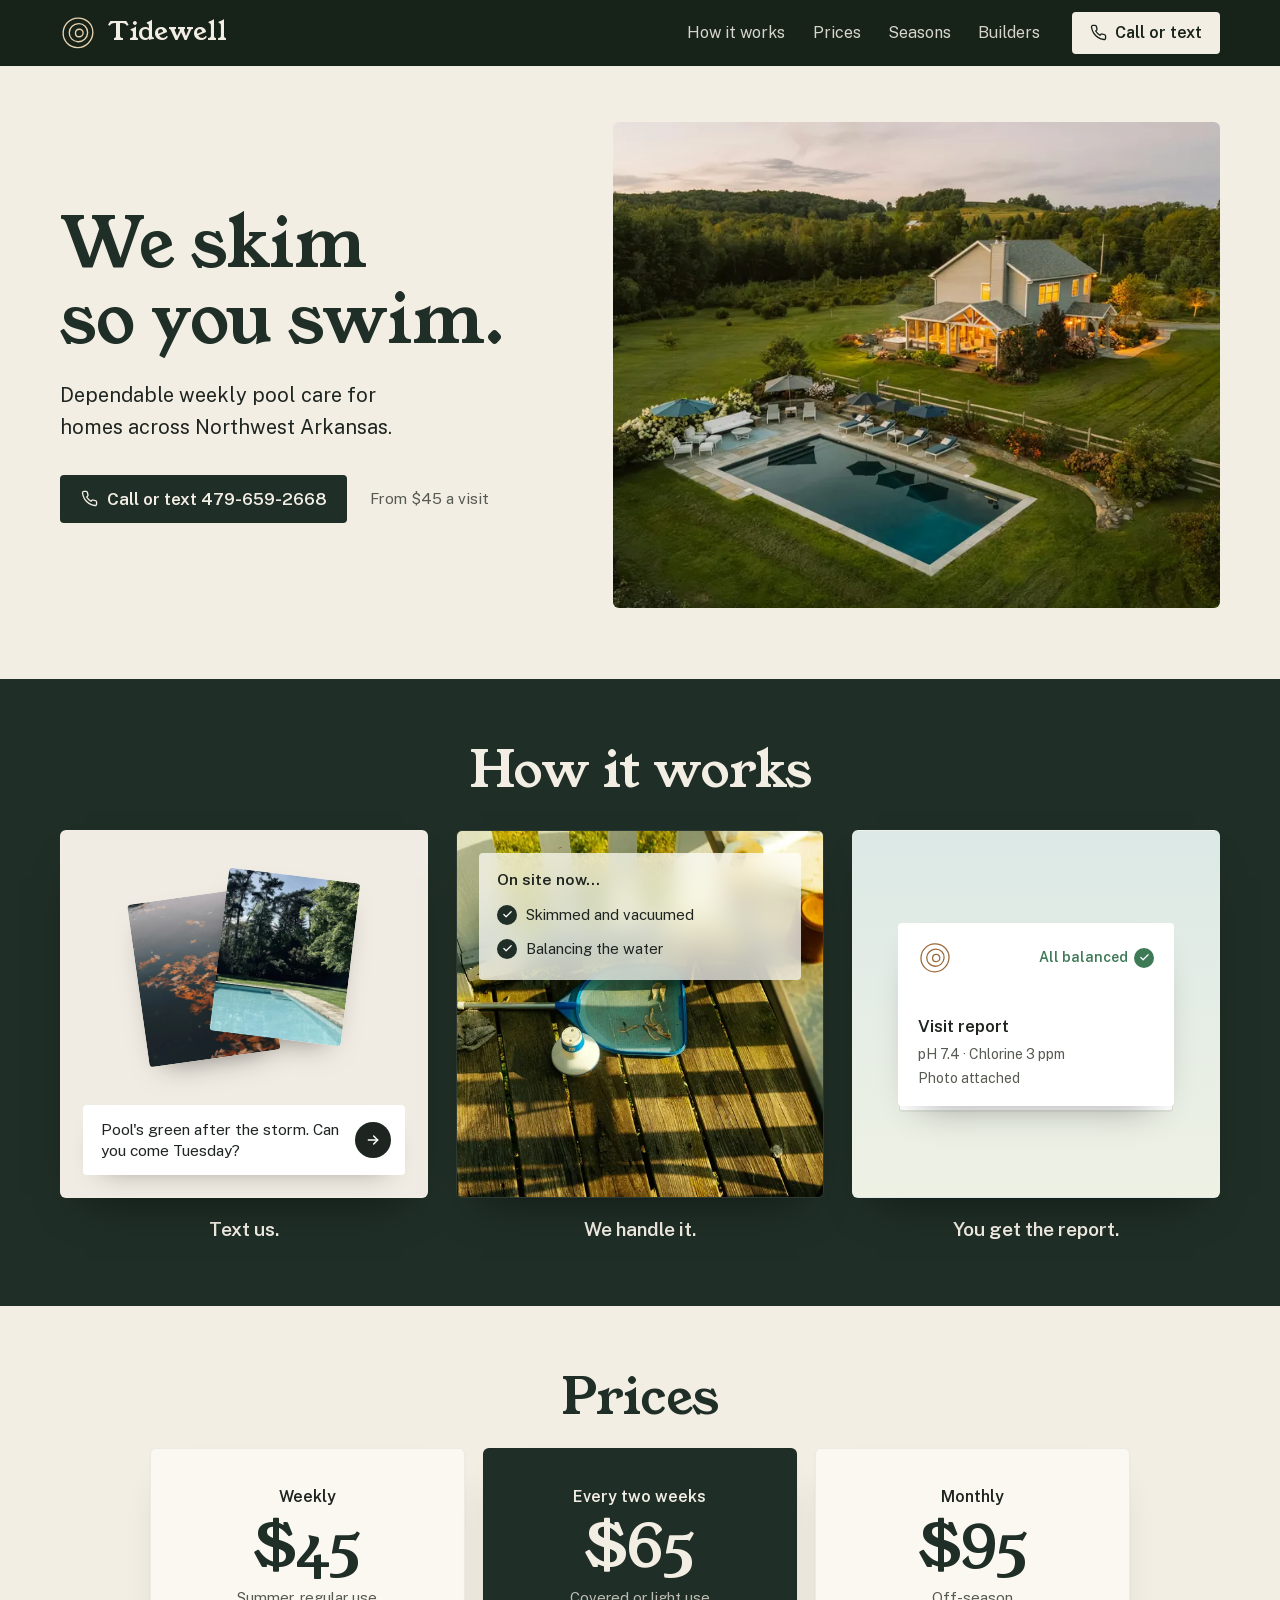
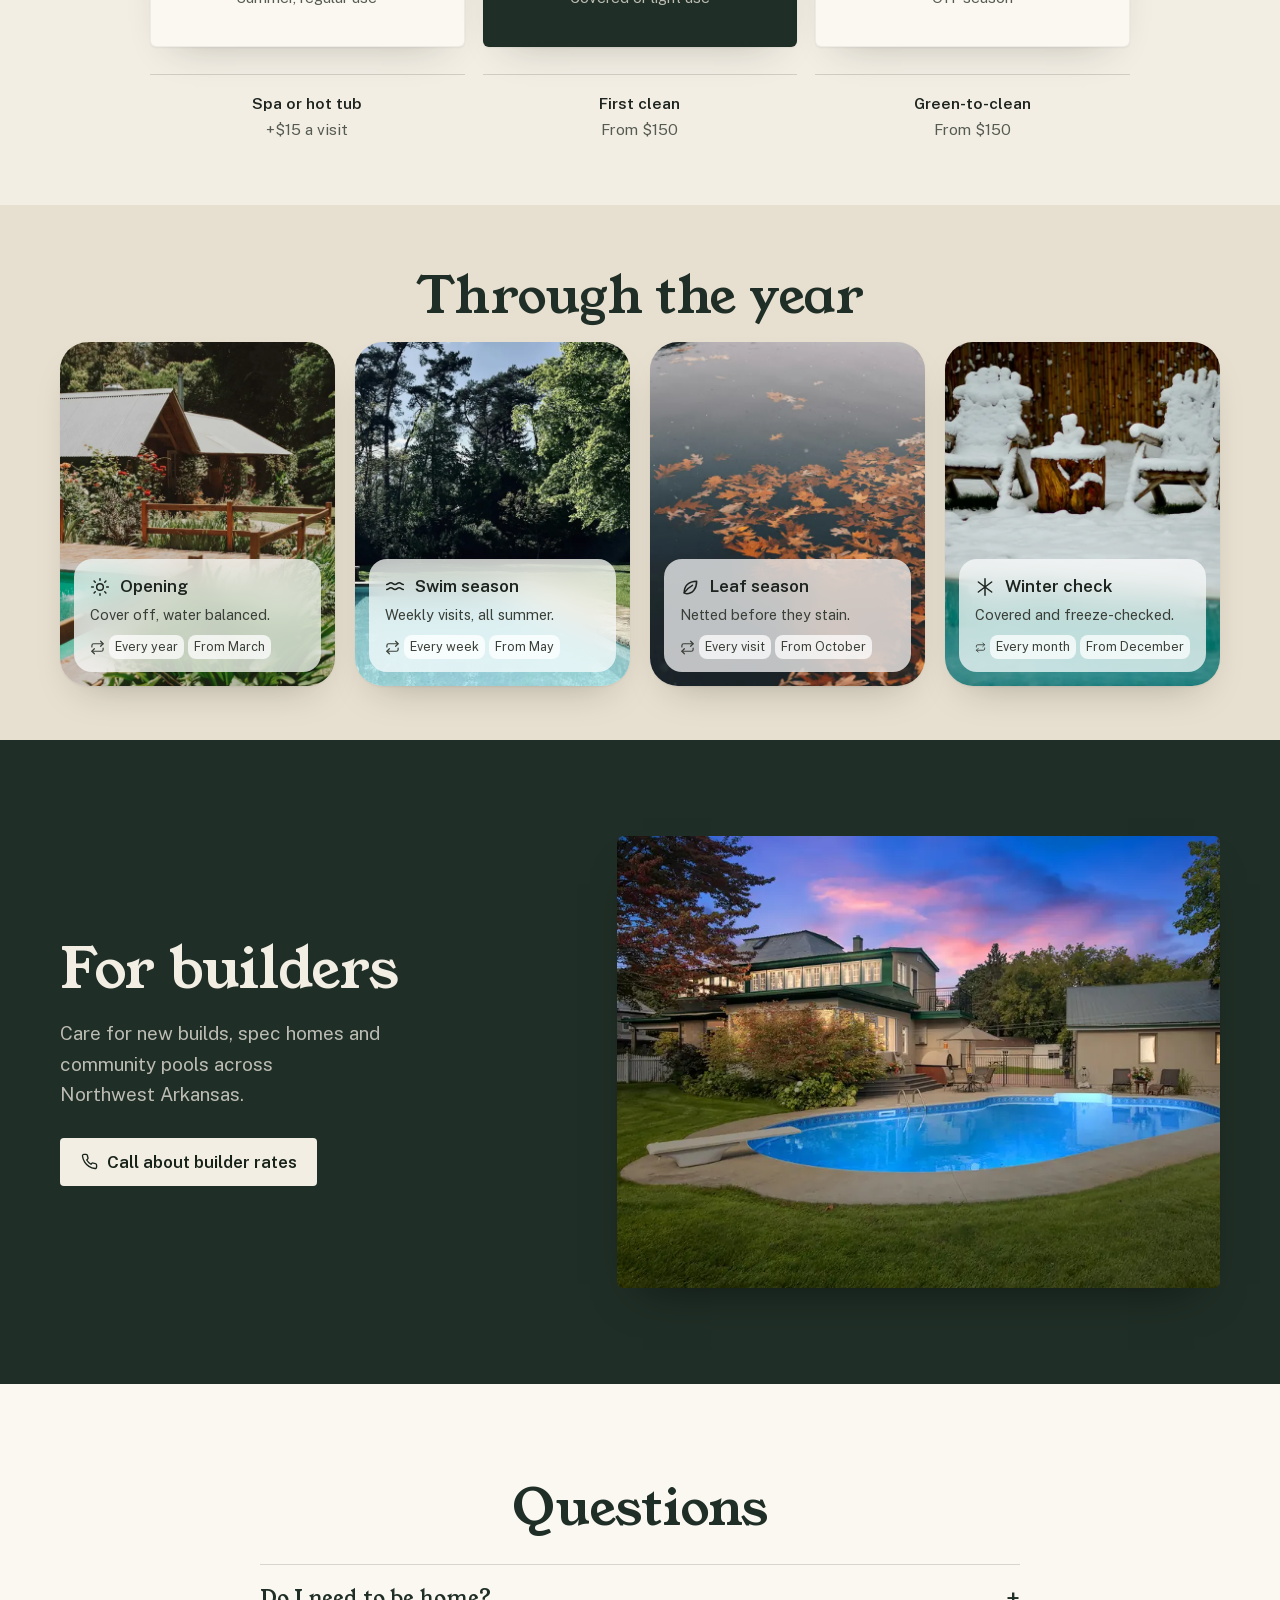
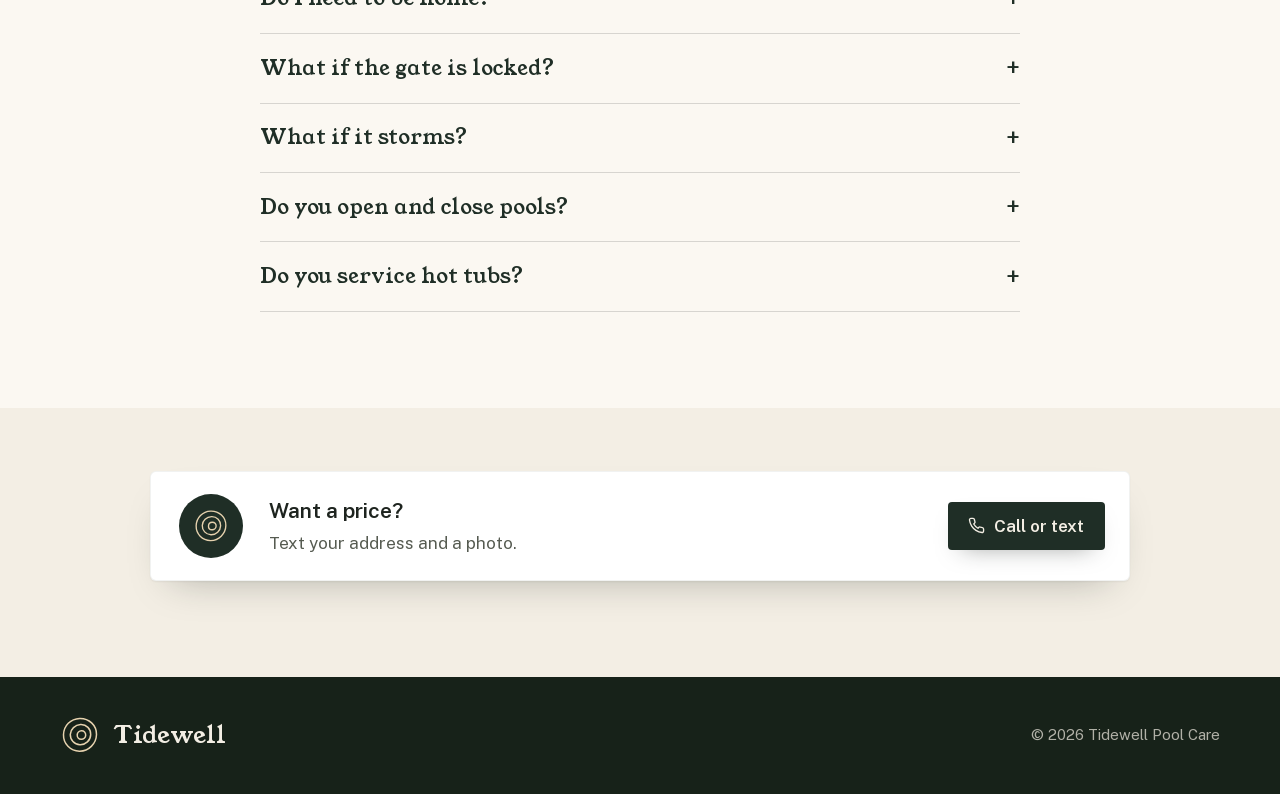
<file: demo/tidewell/index.html>
<!DOCTYPE html>
<html lang="en">
<head>
<meta charset="utf-8">
<meta name="viewport" content="width=device-width, initial-scale=1">
<title>Tidewell Pool Care | Pool Cleaning in Bentonville, Rogers &amp; Bella Vista, AR</title>
<meta name="robots" content="noindex, nofollow, noarchive, nosnippet">
<meta name="description" content="Weekly, bi-weekly, or monthly pool cleaning in Bentonville, Rogers and Bella Vista, AR, from $45 a visit with a water chemistry report every time. Openings, closings and builder start-ups. Call or text 479-659-2668.">
<meta property="og:title" content="Tidewell Pool Care | Pool cleaning in Northwest Arkansas">
<meta property="og:description" content="Pool cleaning in Bentonville, Rogers and Bella Vista, AR. A photo and a chemistry report after every visit. Call or text 479-659-2668.">
<meta property="og:type" content="website">
<meta name="theme-color" content="#172219">
<link rel="icon" type="image/svg+xml" href="favicon.svg">
<link rel="preload" as="image" href="img/hero-farmhouse-pool-1400.webp" imagesrcset="img/hero-farmhouse-pool-900.webp 900w, img/hero-farmhouse-pool-1400.webp 1400w, img/hero-farmhouse-pool-2400.webp 2400w" imagesizes="(max-width:1000px) 100vw, 56vw">
<script>document.documentElement.classList.add('js')</script>
<style>
/* Brand typefaces embedded, so the page makes no font requests */
@font-face{font-family:'Young Serif';font-style:normal;font-weight:400;font-display:swap;src:url([data-uri]) format('woff2');unicode-range:U+0000-00FF,U+0131,U+0152-0153,U+02BB-02BC,U+02C6,U+02DA,U+02DC,U+0304,U+0308,U+0329,U+2000-206F,U+20AC,U+2122,U+2191,U+2193,U+2212,U+2215,U+FEFF,U+FFFD}
@font-face{font-family:'Public Sans';font-style:normal;font-weight:100 900;font-display:swap;src:url([data-uri]) format('woff2');unicode-range:U+0000-00FF,U+0131,U+0152-0153,U+02BB-02BC,U+02C6,U+02DA,U+02DC,U+0304,U+0308,U+0329,U+2000-206F,U+20AC,U+2122,U+2191,U+2193,U+2212,U+2215,U+FEFF,U+FFFD}

:root{
  --forest:#1F2E26;
  --forest-2:#2C4034;
  --limestone:#F3EEE4;
  --limestone-2:#E7DFCF;
  --paper:#FBF8F2;
  --ink:#1E241F;
  --muted:#565B51;
  --lake:#2D5E6A;
  --lake-soft:#9DBCC2;
  --line:rgba(30,36,31,.16);
  --serif:'Young Serif',Georgia,'Times New Roman',serif;
  --sans:'Public Sans','Helvetica Neue',Arial,sans-serif;
}
*{box-sizing:border-box}
html{-webkit-text-size-adjust:100%}
section[id]{scroll-margin-top:76px}
body{margin:0; background:var(--limestone); color:var(--ink); font-family:var(--sans); font-size:18px; line-height:1.6; -webkit-font-smoothing:antialiased}
h1,h2,h3{font-family:var(--serif); font-weight:400; margin:0; line-height:1.1; letter-spacing:-.005em}
h3{font-size:1.35rem; line-height:1.25}
p{margin:0}
a{color:inherit}
img{max-width:100%; height:auto; display:block}
h1,h2,h3{text-wrap:balance}
p,li,dd,td{text-wrap:pretty}
.wrap{width:min(1160px,calc(100% - 40px)); margin-inline:auto}
.muted{color:var(--muted)}
:focus-visible{outline:2px solid var(--lake); outline-offset:3px}

.btn{
  display:inline-flex; align-items:center; justify-content:center; gap:.55rem;
  padding:.85rem 1.3rem; border-radius:6px; background:var(--forest); color:var(--limestone);
  font-family:var(--sans); font-weight:600; font-size:17px; line-height:1.2; text-decoration:none;
  transition:background .2s ease;
}
.btn:hover{background:var(--forest-2)}
.btn svg{width:17px; height:17px; flex:none}

/* ---------- header ---------- */
header{position:sticky; top:0; z-index:50; background:var(--limestone); border-bottom:1px solid var(--line)}
.bar{display:flex; align-items:center; gap:2rem; padding:.75rem 0}
.brand{display:flex; align-items:center; gap:.75rem; text-decoration:none; margin-right:auto; line-height:1.1; min-width:0}
.brand-logo{width:36px; height:36px; flex:none; color:#9A6B3A}
.brand-text{display:block; min-width:0}
.brand b{display:block; font-family:var(--serif); font-weight:400; font-size:26px; color:var(--forest)}
.brand-sub{display:block; font-size:13px; color:var(--muted); margin-top:2px; white-space:nowrap}
nav.main{display:flex; gap:1.7rem}
nav.main a{font-size:16px; text-decoration:none; color:var(--ink); padding:.3rem 0}
nav.main a:hover{text-decoration:underline; text-underline-offset:5px; text-decoration-color:var(--lake)}
.bar .btn{padding:.7rem 1.1rem; font-size:16px}
.navtoggle{display:none; width:46px; height:46px; padding:0; background:transparent; border:1px solid var(--line); border-radius:6px; cursor:pointer; flex:none; flex-direction:column; align-items:center; justify-content:center; gap:5px}
.navtoggle span{display:block; width:20px; height:2px; background:var(--forest); transition:transform .2s ease, opacity .2s ease}
.navtoggle[aria-expanded="true"] span:nth-child(1){transform:translateY(7px) rotate(45deg)}
.navtoggle[aria-expanded="true"] span:nth-child(2){opacity:0}
.navtoggle[aria-expanded="true"] span:nth-child(3){transform:translateY(-7px) rotate(-45deg)}
.mobile-nav{border-top:1px solid var(--line); padding:.3rem 0 1.2rem}
.mobile-nav[hidden]{display:none}
.mobile-nav .wrap{display:grid}
.mobile-nav a{padding:.9rem 0; border-bottom:1px solid var(--line); text-decoration:none; font-size:18px}
.mobile-nav a.btn{border:0; margin-top:1rem; color:var(--limestone)}

/* ---------- hero ---------- */
.hero{padding:3.5rem 0 4.5rem}
.hero-grid{display:grid; grid-template-columns:.9fr 1.1fr; gap:3.5rem; align-items:center}
.hero-where{font-size:17px; color:var(--muted); margin-bottom:1.1rem}
.hero h1{font-size:clamp(2.8rem,5.4vw,4.7rem); color:var(--forest); margin-bottom:1.3rem}
.hero-lede{font-size:20px; max-width:31ch}
.hero-cta{margin-top:2rem; display:flex; flex-wrap:wrap; align-items:center; gap:.9rem 1.4rem}
.hero-cta small{font-size:15.5px; color:var(--muted)}
.hero-photo{margin:0}
.hero-photo img{width:100%; aspect-ratio:5/4; object-fit:cover; object-position:58% 62%; border-radius:8px}

/* ---------- visit report ---------- */
.visit{background:var(--forest); color:var(--limestone); padding:5.5rem 0}
.visit-grid{display:grid; grid-template-columns:1fr 1fr; gap:4.5rem; align-items:center}
.visit h2{font-size:clamp(2.2rem,4vw,3.2rem); margin-bottom:1.1rem}
.visit .intro{color:rgba(243,238,228,.82); max-width:40ch}
.tasks{list-style:none; margin:2rem 0 0; padding:0; columns:2; column-gap:2rem}
.tasks li{break-inside:avoid; padding:.55rem 0 .55rem 1.6rem; position:relative; border-top:1px solid rgba(243,238,228,.14); font-size:16.5px}
.tasks li::before{content:''; position:absolute; left:0; top:1.05em; width:.8rem; height:.45rem; border-left:2px solid var(--lake-soft); border-bottom:2px solid var(--lake-soft); transform:translateY(-70%) rotate(-45deg)}
.thread{max-width:370px; margin-inline:auto; font-size:16px; line-height:1.45}
.thread-head{text-align:center; font-size:13px; color:rgba(243,238,228,.6); margin-bottom:.8rem}
.bubble{background:#E9E9EB; color:#111; border-radius:20px 20px 20px 6px; padding:.75rem 1rem; margin-top:.4rem; max-width:88%}
.bubble.photo{padding:0; overflow:hidden; width:64%; border-radius:20px 20px 20px 6px}
.bubble.photo img{width:100%; aspect-ratio:4/5; object-fit:cover}
.thread-meta{font-size:12.5px; color:rgba(243,238,228,.55); margin:.45rem 0 0 .4rem}

/* ---------- prices ---------- */
.prices{padding:6rem 0}
.prices-head{display:grid; grid-template-columns:1fr 1fr; gap:3rem; align-items:end; margin-bottom:2.5rem}
.prices h2{font-size:clamp(2.2rem,4vw,3.2rem); color:var(--forest)}
.prices-head p{color:var(--muted); max-width:44ch}
.ratecard{background:var(--paper); border:1px solid var(--line); border-radius:8px; padding:.5rem 2rem 2rem}
.rates{width:100%; border-collapse:collapse}
.rates th,.rates td{text-align:left; padding:1.15rem 1rem 1.15rem 0; border-bottom:1px solid var(--line); vertical-align:baseline}
.rates thead th{font-size:14px; font-weight:600; color:var(--muted); padding-top:1.2rem; padding-bottom:.7rem}
.rates tbody th{font-family:var(--serif); font-weight:400; font-size:1.55rem; color:var(--forest); width:28%}
.rates .price{font-family:var(--serif); font-size:2.2rem; color:var(--forest); width:22%; white-space:nowrap}
.rates tbody td:last-child{color:var(--muted)}
.extras{display:grid; grid-template-columns:repeat(2,1fr); gap:1.4rem 3rem; margin:2rem 0 0; padding:0}
.extras div{display:flex; flex-direction:column; gap:.2rem}
.extras dt{font-weight:600}
.extras dd{margin:0; color:var(--muted); font-size:16.5px}
.ratecard-foot{display:flex; flex-wrap:wrap; justify-content:space-between; align-items:center; gap:1rem 2rem; margin-top:2rem; padding-top:1.4rem; border-top:1px solid var(--line)}
.ratecard-foot p{color:var(--muted); font-size:16.5px}

/* ---------- pool year ---------- */
.year{background:var(--limestone-2); padding:6rem 0}
.year-grid{display:grid; grid-template-columns:.85fr 1.15fr; gap:4.5rem; align-items:start}
.year h2{font-size:clamp(2.2rem,4vw,3.2rem); color:var(--forest); margin-bottom:1.1rem}
.year figure{margin:2rem 0 0}
.year figure img{width:100%; aspect-ratio:4/3; object-fit:cover; border-radius:8px}
.year figcaption{font-size:15px; color:var(--muted); margin-top:.6rem}
.seasons{list-style:none; margin:0; padding:0}
.seasons li{display:grid; grid-template-columns:9.5rem 1fr; gap:1.5rem; padding:1.6rem 0; border-top:1px solid var(--line)}
.seasons li:last-child{border-bottom:1px solid var(--line)}
.seasons .when{font-size:15px; font-weight:600; color:var(--lake); padding-top:.3rem}
.seasons h3{color:var(--forest); margin-bottom:.35rem}
.seasons p{color:var(--muted); font-size:17px}

/* ---------- area ---------- */
.area{padding:6rem 0}
.area-grid{display:grid; grid-template-columns:1.05fr .95fr; gap:4.5rem; align-items:center}
.map{background:var(--paper); border:1px solid var(--line); border-radius:8px; padding:1rem}
.map svg{display:block; width:100%; height:auto}
.map text{font-family:var(--sans); paint-order:stroke; stroke:var(--paper); stroke-width:4px; stroke-linejoin:round}
.area h2{font-size:clamp(2.2rem,4vw,3.2rem); color:var(--forest); margin-bottom:1.1rem}
.towns{list-style:none; margin:1.6rem 0 0; padding:0; columns:2; column-gap:2rem}
.towns li{padding:.35rem 0; font-size:17px}
.towns .by-request{color:var(--muted)}

/* ---------- builders ---------- */
.builders{background:var(--paper); border-block:1px solid var(--line); padding:6rem 0}
.builders-grid{display:grid; grid-template-columns:1fr 1fr; gap:4.5rem; align-items:center}
.builders img{width:100%; aspect-ratio:4/3; object-fit:cover; object-position:58% center; border-radius:8px}
.builders h2{font-size:clamp(2.2rem,4vw,3.2rem); color:var(--forest); margin-bottom:1.1rem}
.builders .intro{color:var(--muted); max-width:44ch}
.offers{margin:1.8rem 0 2rem; padding:0}
.offers dt{font-weight:600; margin-top:1.1rem}
.offers dd{margin:.15rem 0 0; color:var(--muted); font-size:17px}

/* ---------- faq ---------- */
.faq{padding:6rem 0}
.faq h2{font-size:clamp(2.2rem,4vw,3.2rem); color:var(--forest); margin-bottom:2.4rem}
.qa{display:grid; grid-template-columns:repeat(2,1fr); gap:2rem 4rem; margin:0}
.qa div{border-top:1px solid var(--line); padding-top:1.1rem}
.qa dt{font-family:var(--serif); font-size:1.3rem; color:var(--forest); line-height:1.3}
.qa dd{margin:.45rem 0 0; color:var(--muted); font-size:17px}

/* ---------- quote ---------- */
.quote{background:var(--forest); color:var(--limestone); padding:5.5rem 0}
.quote-grid{display:grid; grid-template-columns:1.1fr .9fr; gap:3rem; align-items:center}
.quote h2{font-size:clamp(2.4rem,4.6vw,3.6rem); margin-bottom:1rem}
.quote p{color:rgba(243,238,228,.82); max-width:42ch}
.quote-call{justify-self:end; text-align:right}
.quote-call a{font-family:var(--serif); font-size:clamp(2.2rem,4.4vw,3.4rem); color:var(--limestone); text-decoration:none; border-bottom:2px solid var(--lake-soft); line-height:1.2}
.quote-call a:hover{border-color:var(--limestone)}
.quote-call p{margin-top:.6rem; font-size:16px; color:rgba(243,238,228,.7); max-width:none}

/* ---------- footer ---------- */
footer{background:#172219; color:rgba(243,238,228,.7); padding:2.4rem 0; font-size:15px}
.foot{display:flex; flex-wrap:wrap; justify-content:space-between; align-items:center; gap:1rem 2rem}
.foot b{font-family:var(--serif); font-weight:400; font-size:22px; color:var(--limestone); margin-right:.8rem}
.foot a{color:var(--limestone)}
.foot-brand{display:flex; align-items:center; gap:.9rem}
.foot-brand .foot-mark{width:40px; height:40px; flex:none; color:#E6D2AE}

/* =================== breakpoints =================== */
@media(max-width:1120px){nav.main{gap:1.2rem} nav.main a{font-size:15px}}
@media(max-width:1000px){
  .bar nav.main{display:none}
  .navtoggle{display:flex}
  .bar{gap:.8rem}
  .hero-grid,.visit-grid,.year-grid,.area-grid,.builders-grid,.quote-grid,.prices-head{grid-template-columns:minmax(0,1fr); gap:2.6rem}
  .hero-photo img{aspect-ratio:3/2}
  .quote-call{justify-self:start; text-align:left}
  .thread{margin-inline:0}
}
@media(min-width:1001px){.mobile-nav{display:none}}
@media(max-width:760px){
  body{font-size:17px}
  .hero{padding:2.4rem 0 3.5rem}
  .hero-lede{font-size:18.5px}
  .visit,.prices,.year,.area,.builders,.faq,.quote{padding:4.2rem 0}
  .qa{grid-template-columns:1fr; gap:1.4rem}
  .extras{grid-template-columns:1fr; gap:1.1rem}
  .ratecard{padding:.2rem 1.2rem 1.4rem}
  .rates thead{display:none}
  .rates tbody tr{display:grid; grid-template-columns:1fr auto; column-gap:1rem; padding:1rem 0; border-bottom:1px solid var(--line)}
  .rates tbody th,.rates tbody td{border:0; padding:0; width:auto}
  .rates tbody td:last-child{grid-column:1 / -1; margin-top:.3rem; font-size:16px}
  .rates .price{font-size:1.9rem; text-align:right}
  .seasons li{grid-template-columns:1fr; gap:.2rem}
  .tasks{columns:1}
}
@media(max-width:560px){
  .brand b{font-size:23px}
  .brand-sub{font-size:12px}
  .brand-logo{width:30px; height:30px}
  .brand{gap:.6rem}
  .bar .btn{padding:.65rem .9rem}
  .bar .btn .long{display:none}
  .hero-cta .btn{width:100%}
  .towns{columns:1}
  .map{padding:.6rem}
  .map text{font-size:21px}
  .map text.shield{font-size:12px}
  .map text.state{font-size:14px}
  .foot b{display:block; margin:0 0 .2rem}
}
@media(max-width:420px){.brand-sub{display:none}}
@media(prefers-reduced-motion:reduce){*,*::before,*::after{transition-duration:.001ms !important}}

/* =================== minimal pass, Casa-style components =================== */
.sr-only{position:absolute; width:1px; height:1px; overflow:hidden; clip:rect(0 0 0 0); white-space:nowrap}
.btn{border-radius:999px}
.btn-white{background:#fff; color:var(--ink); box-shadow:0 10px 24px -14px rgba(30,36,31,.35)}
.btn-white:hover{background:var(--paper)}

/* how it works */
.steps-sec{padding:5.5rem 0}
.steps{list-style:none; margin:0; padding:0; display:grid; grid-template-columns:repeat(3,minmax(0,1fr)); gap:28px}
.step-tile{position:relative; aspect-ratio:1/1; border-radius:32px; overflow:hidden; display:flex; align-items:flex-end; justify-content:center; padding:22px}
.tile-paper{background:#EFEBE3}
.tile-tint{background:linear-gradient(180deg,#DCE9E6 0%,#EEF1E4 100%); align-items:center}
.tile-img{position:absolute; inset:0; width:100%; height:100%; object-fit:cover}
.step-text{margin-top:1.1rem; font-size:19px; line-height:1.45; color:var(--muted); max-width:30ch}
.step-text b{color:var(--ink); font-weight:600}
.photo-stack{position:absolute; left:50%; top:12%; width:58%; height:54%; transform:translateX(-50%)}
.photo-stack img{position:absolute; width:62%; aspect-ratio:4/5; object-fit:cover; border-radius:16px; box-shadow:0 14px 30px -16px rgba(0,0,0,.5)}
.photo-stack img:first-child{left:0; top:10%; transform:rotate(-8deg)}
.photo-stack img:last-child{right:0; top:0; transform:rotate(7deg)}
.ask-card{position:relative; width:100%; display:flex; align-items:center; gap:12px; background:#fff; border-radius:18px; padding:14px 14px 14px 18px; box-shadow:0 12px 28px -18px rgba(0,0,0,.4)}
.ask-card p{flex:1; font-size:15.5px; line-height:1.35}
.ask-go{flex:none; width:36px; height:36px; border-radius:50%; background:var(--ink); color:#fff; display:grid; place-items:center}
.ask-go svg{width:16px; height:16px}
.glass-card{position:relative; width:100%; border-radius:20px; padding:14px 18px; background:rgba(255,255,255,.72); -webkit-backdrop-filter:blur(14px) saturate(1.2); backdrop-filter:blur(14px) saturate(1.2); box-shadow:0 12px 28px -18px rgba(0,0,0,.4)}
.gc-head{display:flex; align-items:center; gap:8px; font-weight:600; font-size:15.5px; margin-bottom:6px}
.gc-head svg{width:18px; height:18px}
.gc-row{display:flex; align-items:center; gap:9px; font-size:15px; padding:5px 0}
.gc-dim{opacity:.45}
.gc-tick{flex:none; width:20px; height:20px; border-radius:50%; background:var(--forest); color:#fff; display:inline-grid; place-items:center}
.gc-tick svg{width:11px; height:11px}
.report-card{width:86%; background:#fff; border-radius:20px; padding:18px 20px 16px; box-shadow:0 18px 36px -22px rgba(0,0,0,.45), 0 6px 0 -2px #fff, 0 7px 0 -1px rgba(0,0,0,.05)}
.rc-top{display:flex; justify-content:space-between; align-items:center; margin-bottom:2.4rem}
.rc-mark{width:34px; height:34px; color:#9A6B3A}
.rc-ok{display:inline-flex; align-items:center; gap:6px; font-size:14px; font-weight:600; color:#3E7A55}
.rc-ok .gc-tick{background:#3E7A55}
.rc-title{font-weight:600; font-size:17px}
.rc-meta{display:flex; justify-content:space-between; gap:10px; margin-top:.2rem; font-size:14px; color:var(--muted)}

/* prices */
.extras-line{margin-top:1.4rem; font-size:15.5px; color:var(--muted)}
.ratecard{padding-bottom:1.6rem}

/* seasons carousel */
.year{padding:5.5rem 0 4.5rem; overflow:hidden}
.year h2{margin-bottom:2.2rem}
.season-track{list-style:none; margin:0; padding:24px calc(50% - 230px) 24px; display:flex; gap:28px; overflow-x:auto; scroll-snap-type:x mandatory; scrollbar-width:none; -webkit-overflow-scrolling:touch}
.season-track::-webkit-scrollbar{display:none}
.sc{position:relative; flex:none; width:460px; aspect-ratio:4/5; border-radius:40px; overflow:hidden; scroll-snap-align:center; transform:scale(.9); opacity:.75; transition:transform .45s cubic-bezier(.22,1,.36,1), opacity .45s ease}
.sc.is-active{transform:none; opacity:1}
.sc img{position:absolute; inset:0; width:100%; height:100%; object-fit:cover}
.sc-card{position:absolute; left:20px; right:20px; top:22%; border-radius:22px; padding:18px 20px 16px; background:rgba(255,255,255,.72); -webkit-backdrop-filter:blur(16px) saturate(1.2); backdrop-filter:blur(16px) saturate(1.2); color:var(--ink)}
.sc-title{display:flex; align-items:center; gap:10px; font-size:18px; font-weight:600}
.sc-title svg{width:20px; height:20px}
.sc-desc{margin:.55rem 0 .9rem; font-size:15.5px; color:#3a3f38}
.sc-when{display:flex; align-items:center; flex-wrap:wrap; gap:5px; font-size:13.5px; color:#3a3f38}
.sc-when svg{width:15px; height:15px}
.sc-when span{background:rgba(255,255,255,.75); border-radius:8px; padding:2px 8px}
.dots{display:flex; justify-content:center; gap:10px; margin-top:1.4rem}
.dots button{width:10px; height:10px; padding:0; border:0; border-radius:999px; background:rgba(30,36,31,.2); cursor:pointer; transition:width .3s ease, background .3s ease}
.dots button[aria-selected="true"]{width:44px; background:var(--ink)}

/* area + builders + faq */
.towns-line{margin-top:1.2rem; font-size:18px; line-height:1.75}
.towns-extra{margin-top:.5rem; font-size:15px; color:var(--muted)}
.builders .intro{margin-bottom:1.8rem}
.faq .qa{grid-template-columns:repeat(2,minmax(0,1fr))}

/* price banner */
.banner-sec{padding:1rem 0 6rem}
.banner{max-width:980px; margin:0 auto; display:flex; align-items:center; gap:1.6rem; background:#EFEBE3; border-radius:40px; padding:22px 24px 22px 28px}
.banner-mark{flex:none; width:64px; height:64px; border-radius:50%; background:var(--forest); color:#E6D2AE; display:grid; place-items:center}
.banner-mark svg{width:36px; height:36px}
.banner-text{flex:1}
.bt-1{font-size:21px; font-weight:600; color:var(--ink)}
.bt-2{font-size:17px; color:var(--muted); margin-top:.15rem}

@media(max-width:900px){
  .steps{grid-template-columns:minmax(0,1fr); gap:34px; max-width:480px; margin-inline:auto}
  .season-track{padding-inline:calc(50% - 40vw); gap:16px}
  .sc{width:80vw; border-radius:32px}
  .faq .qa{grid-template-columns:minmax(0,1fr)}
}
@media(max-width:700px){
  .steps-sec,.year{padding:4rem 0}
  .banner{flex-direction:column; text-align:center; border-radius:28px; padding:26px 22px}
  .banner .btn{width:100%}
  .sc-card{top:auto; bottom:18px; left:14px; right:14px}
}
@media(prefers-reduced-motion:reduce){.sc{transition:none}}

/* the last card can centre: a spacer after it, since end padding is ignored in some browsers */
.season-track::before,.season-track::after{content:''; flex:none; width:1px}
@media(max-width:900px){
  .season-track{padding-inline:0}
  .season-track::before,.season-track::after{width:calc(10vw - 16px)}
  .steps{gap:40px}
  .step-tile{aspect-ratio:5/4}
}
/* round everything to match the tiles */
.hero-photo img,.builders img,.map,.ratecard{border-radius:32px}
.map{overflow:hidden}
.prices-head{align-items:end}
.prices-head p{justify-self:end; text-align:right}
.rc-meta{flex-direction:column; gap:.1rem}
/* carousel: loop so there is always a card either side */
.season-track{padding-inline:calc(50% - 230px)}


/* dark green header, matching the footer */
header{background:#172219; border-bottom:0}
.brand b{color:#F3EEE4}
.brand-sub{color:rgba(243,238,228,.62)}
.brand-logo{color:#E6D2AE}
nav.main a{color:rgba(243,238,228,.88)}
nav.main a:hover{color:#fff; text-decoration-color:#E6D2AE}
.bar .btn{background:#F3EEE4; color:#172219}
.bar .btn:hover{background:#fff}
.navtoggle{border-color:rgba(243,238,228,.28)}
.navtoggle span{background:#F3EEE4}
.mobile-nav{border-top-color:rgba(243,238,228,.14)}
.mobile-nav a{color:#F3EEE4; border-bottom-color:rgba(243,238,228,.14)}
.mobile-nav a.btn{background:#F3EEE4; color:#172219}
/* where we work: text only, centred */
.area-grid{grid-template-columns:minmax(0,1fr); text-align:center; max-width:760px}
.area .towns-line{margin-inline:auto}

/* review: shadows so tiles read against the page, visible section header, footer lockup */
.steps-head{font-size:clamp(2.2rem,4vw,3.2rem); color:var(--forest); margin-bottom:2.2rem}
.step-tile{box-shadow:0 1px 2px rgba(30,36,31,.06), 0 18px 40px -22px rgba(30,36,31,.35); border:1px solid rgba(30,36,31,.06)}
.prices-head{margin-bottom:1.8rem}
.foot-name{line-height:1.1}
.foot-name b{display:block; margin:0}
.foot-name span{display:block; font-size:13px; color:rgba(243,238,228,.62); margin-top:3px}
.foot .foot-name b{font-size:24px}
.step-tile.card-top{align-items:flex-start}

/* centred section headers */
.steps-head,.year h2,.faq h2{text-align:center}
.prices-head{display:block; text-align:center}
.builders-grid > div{text-align:center; display:flex; flex-direction:column; align-items:center}
.builders .intro{margin-inline:auto}
.banner{box-shadow:0 1px 2px rgba(30,36,31,.06), 0 18px 40px -22px rgba(30,36,31,.35); border:1px solid rgba(30,36,31,.06)}

/* ---------- motion: sections rise in as they scroll into view ---------- */
@media (prefers-reduced-motion:no-preference){
  .js .rv{opacity:0; transform:translateY(24px); transition:opacity .8s cubic-bezier(.22,1,.36,1), transform .8s cubic-bezier(.22,1,.36,1)}
  .js .rv.in{opacity:1; transform:none}
  .js .steps > .rv:nth-child(2){transition-delay:.1s}
  .js .steps > .rv:nth-child(3){transition-delay:.2s}
  .js .acc > .rv:nth-child(2){transition-delay:.05s}.js .acc > .rv:nth-child(3){transition-delay:.1s}.js .acc > .rv:nth-child(4){transition-delay:.15s}.js .acc > .rv:nth-child(5){transition-delay:.2s}
  .js .hero-in .hero-grid > div > *{animation:heroUp .9s cubic-bezier(.22,1,.36,1) both}
  .js .hero-in .hero-grid > div > *:nth-child(2){animation-delay:.08s}
  .js .hero-in .hero-grid > div > *:nth-child(3){animation-delay:.16s}
  .js .hero-in .hero-photo{animation:heroPhoto 1.1s cubic-bezier(.22,1,.36,1) both .1s}
  @keyframes heroUp{from{opacity:0; transform:translateY(18px)}to{opacity:1; transform:none}}
  @keyframes heroPhoto{from{opacity:0; transform:scale(.97)}to{opacity:1; transform:none}}
  .js .rv.in .gc-row, .js .rv.in .rc-ok{animation:tickIn .5s ease both}
  .js .rv.in .gc-row:nth-child(2){animation-delay:.5s}
  .js .rv.in .gc-row:nth-child(3){animation-delay:.9s}
  .js .rv.in .rc-ok{animation-delay:.7s}
  @keyframes tickIn{from{opacity:0; transform:translateX(-6px)}to{opacity:1}}
  .step-tile{transition:transform .5s cubic-bezier(.22,1,.36,1), box-shadow .5s ease}
  @media (hover:hover){.step-tile:hover{transform:translateY(-4px); box-shadow:0 2px 4px rgba(30,36,31,.06), 0 26px 50px -24px rgba(30,36,31,.42)}}
}
.gc-dim.gc-row{opacity:.45}

/* ---------- each section fits one laptop screen ---------- */
@media (min-width:901px){
  .steps-sec{padding:min(5.5rem,7svh) 0}
  .steps-head{margin-bottom:min(2.2rem,3.5svh)}
  .prices{padding:min(6rem,7svh) 0}
  .prices-head{margin-bottom:min(1.8rem,2.5svh)}
  .year{padding:min(5.5rem,7svh) 0 min(4.5rem,6svh); --ch:min(575px, calc(100svh - 72px - 300px))}
  .year h2{margin-bottom:min(2.2rem,2svh)}
  .sc{width:calc(var(--ch) * .8); height:var(--ch); aspect-ratio:auto}
  .season-track{padding-block:18px; padding-inline:calc(50% - var(--ch) * .4)}
  .dots{margin-top:.8rem}
}

/* ---------- balance: centred plan cards ---------- */
.plans{list-style:none; margin:0 auto; padding:0; max-width:980px; display:grid; grid-template-columns:repeat(3,minmax(0,1fr)); gap:18px}
.plans li{background:var(--paper); border-radius:28px; padding:min(2.2rem,4svh) 1.5rem; text-align:center;
  box-shadow:0 1px 2px rgba(30,36,31,.06), 0 18px 40px -24px rgba(30,36,31,.3); border:1px solid rgba(30,36,31,.06)}
.plans li.plan-pop{background:var(--forest); color:var(--limestone)}
.plan-name{font-size:16px; font-weight:600}
.plan-price{font-family:var(--serif); font-size:clamp(2.8rem,min(4.6vw,8svh),4rem); line-height:1; margin:.5rem 0 .6rem; color:var(--forest)}
.plan-pop .plan-price{color:#F3EEE4}
.plan-for{font-size:15px; color:var(--muted)}
.plan-pop .plan-for{color:rgba(243,238,228,.75)}
.prices .extras-line{text-align:center; margin-top:1.6rem}

/* ---------- balance: centred accordion ---------- */
.acc{max-width:760px; margin:0 auto}
.acc details{border-top:1px solid var(--line)}
.acc details:last-child{border-bottom:1px solid var(--line)}
.acc summary{list-style:none; cursor:pointer; display:flex; justify-content:space-between; align-items:center; gap:1rem; padding:1.1rem 0; font-family:var(--serif); font-size:1.3rem; color:var(--forest)}
.acc summary::-webkit-details-marker{display:none}
.acc summary::after{content:'+'; flex:none; width:32px; height:32px; border-radius:50%; background:#fff; box-shadow:0 4px 12px -6px rgba(30,36,31,.35); display:grid; place-items:center; font-family:var(--sans); font-size:18px; line-height:1; transition:transform .3s ease}
.acc details[open] summary::after{transform:rotate(45deg)}
.acc details p{padding:0 3rem 1.2rem 0; color:var(--muted)}
.faq h2{margin-bottom:min(2rem,3svh)}

/* ---------- alternating section tones ---------- */
.hero{background:var(--limestone)}
.steps-sec{background:var(--paper)}
.prices{background:var(--limestone)}
.year{background:var(--limestone-2)}
.builders{background:#E1E7DA; border-block:0}
.faq{background:var(--paper)}
.banner-sec{background:var(--limestone); padding-top:min(4rem,7svh)}
.banner{background:#fff}
.tile-paper{background:#F1ECE3}
@media(max-width:900px){.plans{grid-template-columns:minmax(0,1fr); max-width:420px}}
.banner .btn-white{background:var(--forest); color:var(--limestone); box-shadow:0 10px 24px -14px rgba(30,36,31,.5)}
.banner .btn-white:hover{background:var(--forest-2)}

/* ---------- add-ons: a quiet rate row under the plans ---------- */
.addons{max-width:980px; margin:min(1.8rem,3svh) auto 0; padding:0; display:grid; grid-template-columns:repeat(3,minmax(0,1fr)); gap:18px}
.addons div{display:flex; flex-direction:column; align-items:center; gap:2px; padding-top:1rem; border-top:1px solid var(--line); text-align:center}
.addons dt{font-size:15.5px; font-weight:600; color:var(--ink)}
.addons dd{margin:0; font-size:15.5px; color:var(--muted)}
@media(max-width:900px){
  .addons{max-width:420px; grid-template-columns:minmax(0,1fr); gap:0; border-bottom:1px solid var(--line)}
  .addons div{flex-direction:row; justify-content:space-between; padding:.8rem 0}
}

/* ---------- seasons: four cards, always centred ---------- */
.year{overflow:visible}
.season-grid{list-style:none; margin-block:0; padding:0; display:grid; grid-template-columns:repeat(4,minmax(0,1fr)); gap:20px; max-width:1160px}
.season-grid .sc{width:auto; height:auto; aspect-ratio:4/5; transform:none; opacity:1; border-radius:28px; box-shadow:0 1px 2px rgba(30,36,31,.06), 0 18px 40px -22px rgba(30,36,31,.35)}
.season-grid .sc-card{top:auto; bottom:14px; left:14px; right:14px; padding:14px 16px 13px; border-radius:18px}
.season-grid .sc-title{font-size:17px}
.season-grid .sc-desc{margin:.3rem 0 .6rem; font-size:14.5px; line-height:1.4}
.season-grid .sc-when{font-size:13px}
@media (min-width:901px){
  .season-grid{--cw:min(100%, calc((100svh - 72px - 230px) * .8 * 4 + 60px))}
  .season-grid{max-width:var(--cw)}
}
@media (prefers-reduced-motion:no-preference){
  .js .season-grid > .rv:nth-child(2){transition-delay:.08s}
  .js .season-grid > .rv:nth-child(3){transition-delay:.16s}
  .js .season-grid > .rv:nth-child(4){transition-delay:.24s}
}
@media(max-width:900px){
  .season-grid{grid-template-columns:repeat(2,minmax(0,1fr)); gap:14px; max-width:560px}
  .season-grid .sc{aspect-ratio:3/4; border-radius:22px}
}
@media(max-width:560px){
  .season-grid{gap:10px}
  .season-grid .sc-card{left:8px; right:8px; bottom:8px; padding:10px 11px; border-radius:14px}
  .season-grid .sc-title{font-size:15px; gap:7px}
  .season-grid .sc-title svg{width:17px; height:17px}
  .season-grid .sc-desc{font-size:13px; margin:.2rem 0 0}
  .season-grid .sc-when{display:none}
}

/* ---------- dark green sections ---------- */
.steps-sec,.builders{background:#1F2E26; color:#F3EEE4}
.steps-sec .steps-head,.builders h2{color:#F3EEE4}
.steps-sec .step-text{color:rgba(243,238,228,.7)}
.steps-sec .step-text b{color:#F3EEE4}
.steps-sec .step-tile{border-color:rgba(255,255,255,.06); box-shadow:0 22px 44px -26px rgba(0,0,0,.6)}
.builders .intro{color:rgba(243,238,228,.74)}
.builders .btn{background:#F3EEE4; color:#172219}
.builders .btn:hover{background:#fff}

/* ---------- builders: text left, photo right ---------- */
.builders-grid{grid-template-columns:minmax(0,.9fr) minmax(0,1.1fr); gap:clamp(2.5rem,5vw,4.5rem)}
.builders-grid > .builders-copy{text-align:left; align-items:flex-start}
.builders .intro{margin-inline:0; max-width:30ch; font-size:19px}
.builders h2{font-size:clamp(2.4rem,4.4vw,3.6rem)}
.builders img{box-shadow:0 22px 44px -26px rgba(0,0,0,.6)}
@media(max-width:900px){
  .builders-grid{grid-template-columns:minmax(0,1fr)}
  .builders-grid > .builders-copy{text-align:center; align-items:center}
  .builders .intro{margin-inline:auto}
}

/* ---------- squarer corners: its own look, apart from the portfolio ---------- */
.btn,.bar .btn,.mobile-nav a.btn{border-radius:4px}
.navtoggle{border-radius:4px}
.hero-photo img,.builders img,.step-tile,.plans li,.banner,.season-grid .sc{border-radius:6px}
.glass-card,.ask-card,.report-card,.season-grid .sc-card,.photo-stack img{border-radius:4px}
.sc-when span{border-radius:3px}

.acc summary::after{border-radius:4px}
@media(max-width:700px){.banner{border-radius:6px}}
@media(max-width:900px){.season-grid .sc{border-radius:6px}}
@media(max-width:560px){.season-grid .sc-card{border-radius:4px}}
.season-grid .sc-when{flex-wrap:nowrap; gap:4px; font-size:12.5px; white-space:nowrap}
.season-grid .sc-when span{padding:2px 6px}
.steps-sec .step-tile{color:var(--ink)}
.step-text{text-align:center; max-width:none}
.acc summary::after{background:none; box-shadow:none; width:auto; height:auto; color:var(--forest); font-size:26px; font-weight:400}
/* season cards keep their rounded shape */
.season-grid .sc{border-radius:28px}
.season-grid .sc-card{border-radius:18px}
.season-grid .sc-when span{border-radius:8px}
@media(max-width:900px){.season-grid .sc{border-radius:22px}}
@media(max-width:560px){.season-grid .sc-card{border-radius:14px}}
/* ---------- phone polish ---------- */
.sc-desc{text-wrap:balance}
@media(max-width:700px){
  /* plans read as a compact price list: name and use on the left, price on the right */
  .plans{max-width:none; gap:10px}
  .plans li{display:grid; grid-template-columns:minmax(0,1fr) auto; grid-template-areas:"name price" "for price"; align-items:center; column-gap:1rem; text-align:left; padding:18px 22px}
  .plan-name{grid-area:name; font-size:17px}
  .plan-for{grid-area:for; margin-top:2px}
  .plan-price{grid-area:price; margin:0; font-size:2.5rem}
  .addons{max-width:none; margin-top:1.4rem}
  .addons div{padding-inline:4px}
  .banner-sec{padding-bottom:3.2rem}
  .foot{flex-direction:column; justify-content:center; text-align:center; gap:.8rem}
}
@media(max-width:560px){
  .hero-cta{justify-content:center; text-align:center}
  .steps-sec .steps{gap:32px}
  .step-text{margin-top:.9rem}
}
@media(max-width:560px){.acc summary{font-size:clamp(1.1rem,5vw,1.3rem); text-wrap:balance}}
@media(min-width:701px) and (max-width:900px){
  .plans{grid-template-columns:repeat(3,minmax(0,1fr)); max-width:none}
  .addons{grid-template-columns:repeat(3,minmax(0,1fr)); gap:18px; max-width:none; border-bottom:0}
  .addons div{flex-direction:column; justify-content:flex-start; padding:1rem 0 0}
}
/* ---------- in-page jumps: exact offset under the navbar, soft fade, no tap flash ---------- */
section[id]{scroll-margin-top:var(--hdr,70px)}
html{-webkit-tap-highlight-color:transparent}
a,button,summary,label{-webkit-tap-highlight-color:transparent}
:focus:not(:focus-visible){outline:none}
body > section, body > footer{transition:opacity .45s ease}
body.is-jumping > section, body.is-jumping > footer{opacity:0; transition-duration:.2s}
</style>
<noscript><style>.rv{opacity:1!important;transform:none!important}</style></noscript>
</head>
<body>

<svg width="0" height="0" style="position:absolute" aria-hidden="true">
  <defs>
    <symbol id="i-phone" viewBox="0 0 24 24" fill="none" stroke="currentColor" stroke-width="1.9" stroke-linecap="round" stroke-linejoin="round"><path d="M22 16.9v3a2 2 0 0 1-2.2 2 19.8 19.8 0 0 1-8.6-3.1 19.5 19.5 0 0 1-6-6A19.8 19.8 0 0 1 2.1 4.2 2 2 0 0 1 4.1 2h3a2 2 0 0 1 2 1.7c.1 1 .4 1.9.7 2.8a2 2 0 0 1-.5 2.1L8.1 9.9a16 16 0 0 0 6 6l1.3-1.3a2 2 0 0 1 2.1-.4c.9.3 1.8.6 2.8.7a2 2 0 0 1 1.7 2z"/></symbol>
    <symbol id="i-mark" viewBox="0 0 40 40" fill="none" stroke="currentColor" stroke-width="1.5"><path d="M19.6 3.4c9.3-.3 17.1 6.8 16.9 16.1-.2 9.2-7.9 16.9-17.1 16.7C10.3 36 3.3 28.9 3.5 19.8 3.7 10.8 10.7 3.7 19.6 3.4z"/><path d="M20.6 9.6c5.9-.2 10.3 4.3 10.1 10-.2 5.8-5 10.3-10.8 10.1-5.6-.2-9.8-4.8-9.6-10.3.2-5.3 4.8-9.6 10.3-9.8z"/><path d="M21.4 15.8c2.6-.1 4.4 1.9 4.3 4.3-.1 2.4-2.1 4.2-4.6 4.1-2.3-.1-4-2-3.9-4.3.1-2.2 2-4 4.2-4.1z"/></symbol>
    <symbol id="i-check" viewBox="0 0 24 24" fill="none" stroke="currentColor" stroke-width="2.6" stroke-linecap="round" stroke-linejoin="round"><polyline points="20 6 9 17 4 12"/></symbol>
    <symbol id="i-arrow" viewBox="0 0 24 24" fill="none" stroke="currentColor" stroke-width="2.2" stroke-linecap="round" stroke-linejoin="round"><path d="M5 12h14"/><path d="m13 6 6 6-6 6"/></symbol>
    <symbol id="i-repeat" viewBox="0 0 24 24" fill="none" stroke="currentColor" stroke-width="1.9" stroke-linecap="round" stroke-linejoin="round"><path d="M17 2l4 4-4 4"/><path d="M3 11V9a3 3 0 0 1 3-3h15"/><path d="M7 22l-4-4 4-4"/><path d="M21 13v2a3 3 0 0 1-3 3H3"/></symbol>
    <symbol id="i-sun" viewBox="0 0 24 24" fill="none" stroke="currentColor" stroke-width="1.8" stroke-linecap="round"><circle cx="12" cy="12" r="4"/><path d="M12 2v2M12 20v2M4.9 4.9l1.4 1.4M17.7 17.7l1.4 1.4M2 12h2M20 12h2M4.9 19.1l1.4-1.4M17.7 6.3l1.4-1.4"/></symbol>
    <symbol id="i-wave" viewBox="0 0 24 24" fill="none" stroke="currentColor" stroke-width="1.8" stroke-linecap="round"><path d="M2 9c2.5 0 2.5-2 5-2s2.5 2 5 2 2.5-2 5-2 2.5 2 5 2"/><path d="M2 15c2.5 0 2.5-2 5-2s2.5 2 5 2 2.5-2 5-2 2.5 2 5 2"/></symbol>
    <symbol id="i-leaf" viewBox="0 0 24 24" fill="none" stroke="currentColor" stroke-width="1.8" stroke-linecap="round" stroke-linejoin="round"><path d="M5 19c0-8 5-14 15-14 0 9-5 15-12 15-1.3 0-2.3-.3-3-1z"/><path d="M5 19c3-4 6-7 10-9"/></symbol>
    <symbol id="i-snow" viewBox="0 0 24 24" fill="none" stroke="currentColor" stroke-width="1.8" stroke-linecap="round"><path d="M12 2v20M4 6l16 12M20 6 4 18"/></symbol>
    <symbol id="i-dots" viewBox="0 0 24 24" fill="currentColor"><circle cx="6" cy="12" r="1.6"/><circle cx="12" cy="12" r="1.6"/><circle cx="18" cy="12" r="1.6"/></symbol>
  </defs>
</svg>

<header>
  <div class="wrap bar">
    <a class="brand" href="#top"><svg class="brand-logo" aria-hidden="true" focusable="false"><use href="#i-mark"/></svg><span class="brand-text"><b>Tidewell</b></span></a>
    <nav class="main" aria-label="Main">
      <a href="#visit">How it works</a>
      <a href="#prices">Prices</a>
      <a href="#year">Seasons</a>
      <a href="#builders">Builders</a>
    </nav>
    <a class="btn" href="tel:+14796592668"><svg aria-hidden="true"><use href="#i-phone"/></svg><span>Call<span class="long"> or text</span></span></a>
    <button class="navtoggle" id="navToggle" type="button" aria-expanded="false" aria-controls="mobileNav" aria-label="Open menu"><span></span><span></span><span></span></button>
  </div>
  <nav class="mobile-nav" id="mobileNav" aria-label="Menu" hidden>
    <div class="wrap">
      <a href="#visit">How it works</a>
      <a href="#prices">Prices</a>
      <a href="#year">Seasons</a>
      <a href="#builders">Builders</a>
      <a class="btn" href="tel:+14796592668"><svg aria-hidden="true"><use href="#i-phone"/></svg>Call or text 479-659-2668</a>
    </div>
  </nav>
</header>

<!-- ============ HERO ============ -->
<section class="hero hero-in" id="top">
  <div class="wrap hero-grid">
    <div>
      <h1>We skim so you&nbsp;swim.</h1>
      <p class="hero-lede">Dependable weekly pool care for homes across Northwest&nbsp;Arkansas.</p>
      <div class="hero-cta">
        <a class="btn" href="tel:+14796592668"><svg aria-hidden="true"><use href="#i-phone"/></svg>Call or text 479-659-2668</a>
        <small>From $45 a&nbsp;visit</small>
      </div>
    </div>
    <figure class="hero-photo">
      <img src="img/hero-farmhouse-pool-1400.webp" srcset="img/hero-farmhouse-pool-900.webp 900w, img/hero-farmhouse-pool-1400.webp 1400w, img/hero-farmhouse-pool-2400.webp 2400w" sizes="(max-width:1000px) calc(100vw - 40px), 56vw" alt="A backyard pool with stone coping and a split-rail fence, below a farmhouse and wooded hills at dusk" width="1400" height="934" fetchpriority="high" decoding="async">
    </figure>
  </div>
</section>

<!-- ============ HOW IT WORKS ============ -->
<section class="steps-sec" id="visit">
  <div class="wrap">
    <h2 class="steps-head rv">How it works</h2>
    <ol class="steps">
      <li class="rv">
        <div class="step-tile tile-paper" aria-hidden="true">
          <div class="photo-stack"><img src="img/season-leaves-560.webp" alt="" width="560" height="700" loading="lazy" decoding="async"><img src="img/season-swim-560.webp" alt="" width="560" height="700" loading="lazy" decoding="async"></div>
          <div class="ask-card"><p>Pool's green after the storm. Can you come Tuesday?</p><span class="ask-go"><svg><use href="#i-arrow"/></svg></span></div>
        </div>
        <p class="step-text"><b>Text us.</b></p>
      </li>
      <li class="rv">
        <div class="step-tile card-top" aria-hidden="true">
          <img class="tile-img" src="img/step-visit-900.webp" srcset="img/step-visit-560.webp 560w, img/step-visit-900.webp 900w" sizes="(max-width:900px) 90vw, 30vw" alt="" width="900" height="900" loading="lazy" decoding="async">
          <div class="glass-card">
            <p class="gc-head">On site now…</p>
            <p class="gc-row"><span class="gc-tick"><svg><use href="#i-check"/></svg></span>Skimmed and vacuumed</p>
            <p class="gc-row gc-dim"><span class="gc-tick"><svg><use href="#i-check"/></svg></span>Balancing the water</p>
          </div>
        </div>
        <p class="step-text"><b>We handle it.</b></p>
      </li>
      <li class="rv">
        <div class="step-tile tile-tint" aria-hidden="true">
          <div class="report-card">
            <p class="rc-top"><svg class="rc-mark"><use href="#i-mark"/></svg><span class="rc-ok">All balanced <span class="gc-tick"><svg><use href="#i-check"/></svg></span></span></p>
            <p class="rc-title">Visit report</p>
            <p class="rc-meta"><span>pH 7.4 · Chlorine 3&nbsp;ppm</span><span>Photo&nbsp;attached</span></p>
          </div>
        </div>
        <p class="step-text"><b>You get the report.</b></p>
      </li>
    </ol>
  </div>
</section>

<!-- ============ PRICES ============ -->
<section class="prices" id="prices">
  <div class="wrap">
    <div class="prices-head rv">
      <h2>Prices</h2>
    </div>
    <ul class="plans rv">
      <li><p class="plan-name">Weekly</p><p class="plan-price">$45</p><p class="plan-for">Summer, regular use</p></li>
      <li class="plan-pop"><p class="plan-name">Every two weeks</p><p class="plan-price">$65</p><p class="plan-for">Covered or light use</p></li>
      <li><p class="plan-name">Monthly</p><p class="plan-price">$95</p><p class="plan-for">Off-season</p></li>
    </ul>
    <dl class="addons rv">
      <div><dt>Spa or hot tub</dt><dd>+$15 a visit</dd></div>
      <div><dt>First clean</dt><dd>From $150</dd></div>
      <div><dt>Green-to-clean</dt><dd>From $150</dd></div>
    </dl>

  </div>
</section>

<!-- ============ SEASONS ============ -->
<section class="year" id="year">
  <div class="wrap"><h2 class="rv">Through the year</h2></div>
  <ol class="season-grid wrap" aria-label="Pool care through the year">
      <li class="sc rv">
        <img src="img/season-opening-900.webp" srcset="img/season-opening-560.webp 560w, img/season-opening-900.webp 900w" sizes="(max-width:700px) 46vw, 290px" alt="A garden pool with a split-rail fence and spring flowers" width="900" height="1125" loading="lazy" decoding="async">
        <div class="sc-card"><p class="sc-title"><svg aria-hidden="true"><use href="#i-sun"/></svg>Opening</p><p class="sc-desc">Cover off, water balanced.</p><p class="sc-when"><svg aria-hidden="true"><use href="#i-repeat"/></svg><span>Every year</span><span>From March</span></p></div>
      </li>
      <li class="sc rv">
        <img src="img/season-swim-900.webp" srcset="img/season-swim-560.webp 560w, img/season-swim-900.webp 900w" sizes="(max-width:700px) 46vw, 290px" alt="A clear pool below tall pines in summer" width="900" height="1125" loading="lazy" decoding="async">
        <div class="sc-card"><p class="sc-title"><svg aria-hidden="true"><use href="#i-wave"/></svg>Swim season</p><p class="sc-desc">Weekly visits, all summer.</p><p class="sc-when"><svg aria-hidden="true"><use href="#i-repeat"/></svg><span>Every week</span><span>From May</span></p></div>
      </li>
      <li class="sc rv">
        <img src="img/season-leaves-900.webp" srcset="img/season-leaves-560.webp 560w, img/season-leaves-900.webp 900w" sizes="(max-width:700px) 46vw, 290px" alt="Oak leaves floating on dark pool water in fall" width="900" height="1125" loading="lazy" decoding="async">
        <div class="sc-card"><p class="sc-title"><svg aria-hidden="true"><use href="#i-leaf"/></svg>Leaf season</p><p class="sc-desc">Netted before they stain.</p><p class="sc-when"><svg aria-hidden="true"><use href="#i-repeat"/></svg><span>Every visit</span><span>From October</span></p></div>
      </li>
      <li class="sc rv">
        <img src="img/season-covered-900.webp" srcset="img/season-covered-560.webp 560w, img/season-covered-900.webp 900w" sizes="(max-width:700px) 46vw, 290px" alt="Snow on Adirondack chairs beside a pool in winter" width="900" height="1125" loading="lazy" decoding="async">
        <div class="sc-card"><p class="sc-title"><svg aria-hidden="true"><use href="#i-snow"/></svg>Winter check</p><p class="sc-desc">Covered and freeze-checked.</p><p class="sc-when"><svg aria-hidden="true"><use href="#i-repeat"/></svg><span>Every month</span><span>From December</span></p></div>
      </li>
  </ol>
</section>

<!-- ============ BUILDERS ============ -->
<section class="builders" id="builders">
  <div class="wrap builders-grid">
    <div class="builders-copy">
      <h2 class="rv">For builders</h2>
      <p class="intro rv">Care for new builds, spec homes and community pools across Northwest&nbsp;Arkansas.</p>
      <a class="btn" href="tel:+14796592668"><svg aria-hidden="true"><use href="#i-phone"/></svg>Call about builder rates</a>
    </div>
    <img class="rv" src="img/builder-home-pool-1400.webp" srcset="img/builder-home-pool-800.webp 800w, img/builder-home-pool-1400.webp 1400w" sizes="(max-width:1000px) calc(100vw - 40px), 48vw" alt="A two-story home above its lit pool and lawn at dusk" width="1400" height="1050" loading="lazy" decoding="async">
  </div>
</section>

<!-- ============ FAQ ============ -->
<section class="faq" id="faq">
  <div class="wrap">
    <h2 class="rv">Questions</h2>
    <div class="acc">
      <details class="rv"><summary>Do I need to be home?</summary><p>No. We text you when we're done.</p></details>
      <details class="rv"><summary>What if the gate is locked?</summary><p>Share the code. We latch it behind us.</p></details>
      <details class="rv"><summary>What if it storms?</summary><p>We come back the next day, no&nbsp;charge.</p></details>
      <details class="rv"><summary>Do you open and close pools?</summary><p>Yes, spring and fall. Priced by&nbsp;size.</p></details>
      <details class="rv"><summary>Do you service hot tubs?</summary><p>Yes, $15 a visit with the&nbsp;pool.</p></details>
    </div>
  </div>
</section>

<!-- ============ PRICE BANNER ============ -->
<section class="banner-sec">
  <div class="wrap">
    <div class="banner rv">
      <span class="banner-mark" aria-hidden="true"><svg><use href="#i-mark"/></svg></span>
      <div class="banner-text"><p class="bt-1">Want a price?</p><p class="bt-2">Text your address and a photo.</p></div>
      <a class="btn btn-white" href="tel:+14796592668"><svg aria-hidden="true"><use href="#i-phone"/></svg>Call or text</a>
    </div>
  </div>
</section>

<footer>
  <div class="wrap foot">
    <div class="foot-brand"><svg class="foot-mark" aria-hidden="true" focusable="false"><use href="#i-mark"/></svg><p class="foot-name"><b>Tidewell</b></p></div>
    <p>&copy; <span id="yr">2026</span> Tidewell Pool Care</p>
  </div>
</footer>

<script>
(function(){
  'use strict';
  var navToggle = document.getElementById('navToggle'), mobileNav = document.getElementById('mobileNav');
  function setNav(open){
    navToggle.setAttribute('aria-expanded', open ? 'true' : 'false');
    navToggle.setAttribute('aria-label', open ? 'Close menu' : 'Open menu');
    mobileNav.hidden = !open;
  }
  navToggle.addEventListener('click', function(){ setNav(mobileNav.hidden); });
  mobileNav.addEventListener('click', function(ev){ if (ev.target.closest('a')) setNav(false); });
  document.addEventListener('keydown', function(ev){ if (ev.key === 'Escape') setNav(false); });
  window.addEventListener('resize', function(){ if (window.innerWidth > 1000) setNav(false); });
  /* in-page links: land exactly under the navbar, with a soft fade between sections */
  var hdr = document.querySelector('header');
  var setHdr = function(){ document.documentElement.style.setProperty('--hdr', (Math.ceil(hdr.getBoundingClientRect().height) - 1) + 'px'); };
  setHdr();
  window.addEventListener('resize', setHdr);
  var calmJump = window.matchMedia('(prefers-reduced-motion: reduce)').matches;
  document.addEventListener('click', function(ev){
    var a = ev.target.closest('a[href^="#"]');
    if (!a) return;
    var id = a.getAttribute('href').slice(1), t = id && document.getElementById(id);
    if (!t) return;
    ev.preventDefault();
    setNav(false);
    var go = function(){
      setHdr();
      /* tuck the section 1px under the navbar so no sliver of the section above shows */
      var y = Math.ceil(t.getBoundingClientRect().top + window.pageYOffset - hdr.getBoundingClientRect().height) + 1;
      window.scrollTo(0, y <= 2 ? 0 : y);
      if (history.replaceState) history.replaceState(null, '', '#' + id);
    };
    if (calmJump){ go(); return; }
    document.body.classList.add('is-jumping');
    setTimeout(function(){
      go();
      window.requestAnimationFrame(function(){ document.body.classList.remove('is-jumping'); });
    }, 200);
  });
  /* scroll reveal */
  var rvs = document.querySelectorAll('.rv');
  if ('IntersectionObserver' in window && !window.matchMedia('(prefers-reduced-motion: reduce)').matches){
    var io = new IntersectionObserver(function(es){ es.forEach(function(e){ if (e.isIntersecting){ e.target.classList.add('in'); io.unobserve(e.target); } }); }, { threshold:.15, rootMargin:'0px 0px -40px' });
    [].forEach.call(rvs, function(el){ io.observe(el); });
  } else { [].forEach.call(rvs, function(el){ el.classList.add('in'); }); }
  /* fallback: reveal anything scrolled into view even if the observer never reports */
  var sweep = function(){ var vh = window.innerHeight; [].forEach.call(rvs, function(el){ if (!el.classList.contains('in') && el.getBoundingClientRect().top < vh - 40) el.classList.add('in'); }); };
  window.addEventListener('scroll', sweep, { passive:true });
  window.addEventListener('load', sweep);
  setTimeout(sweep, 1200);
  document.getElementById('yr').textContent = new Date().getFullYear();
})();
</script>
</body>
</html>
</file>
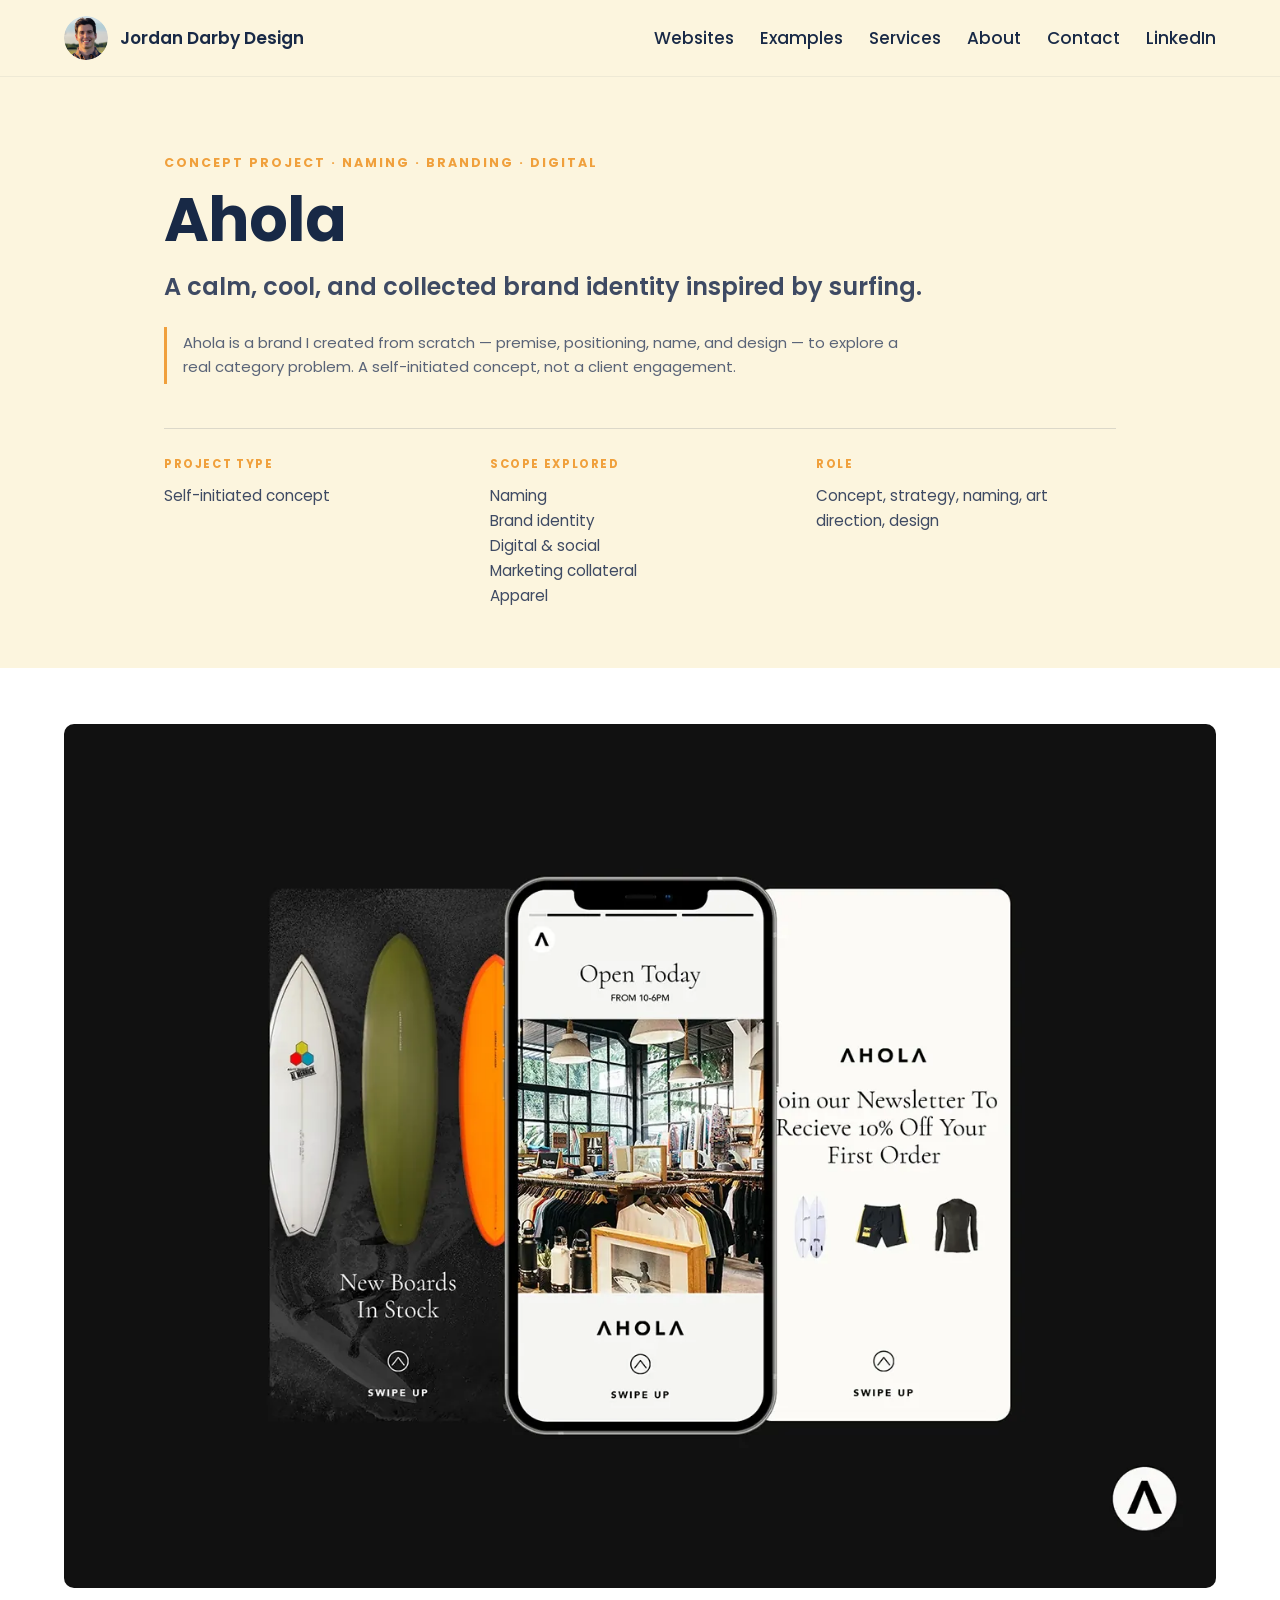
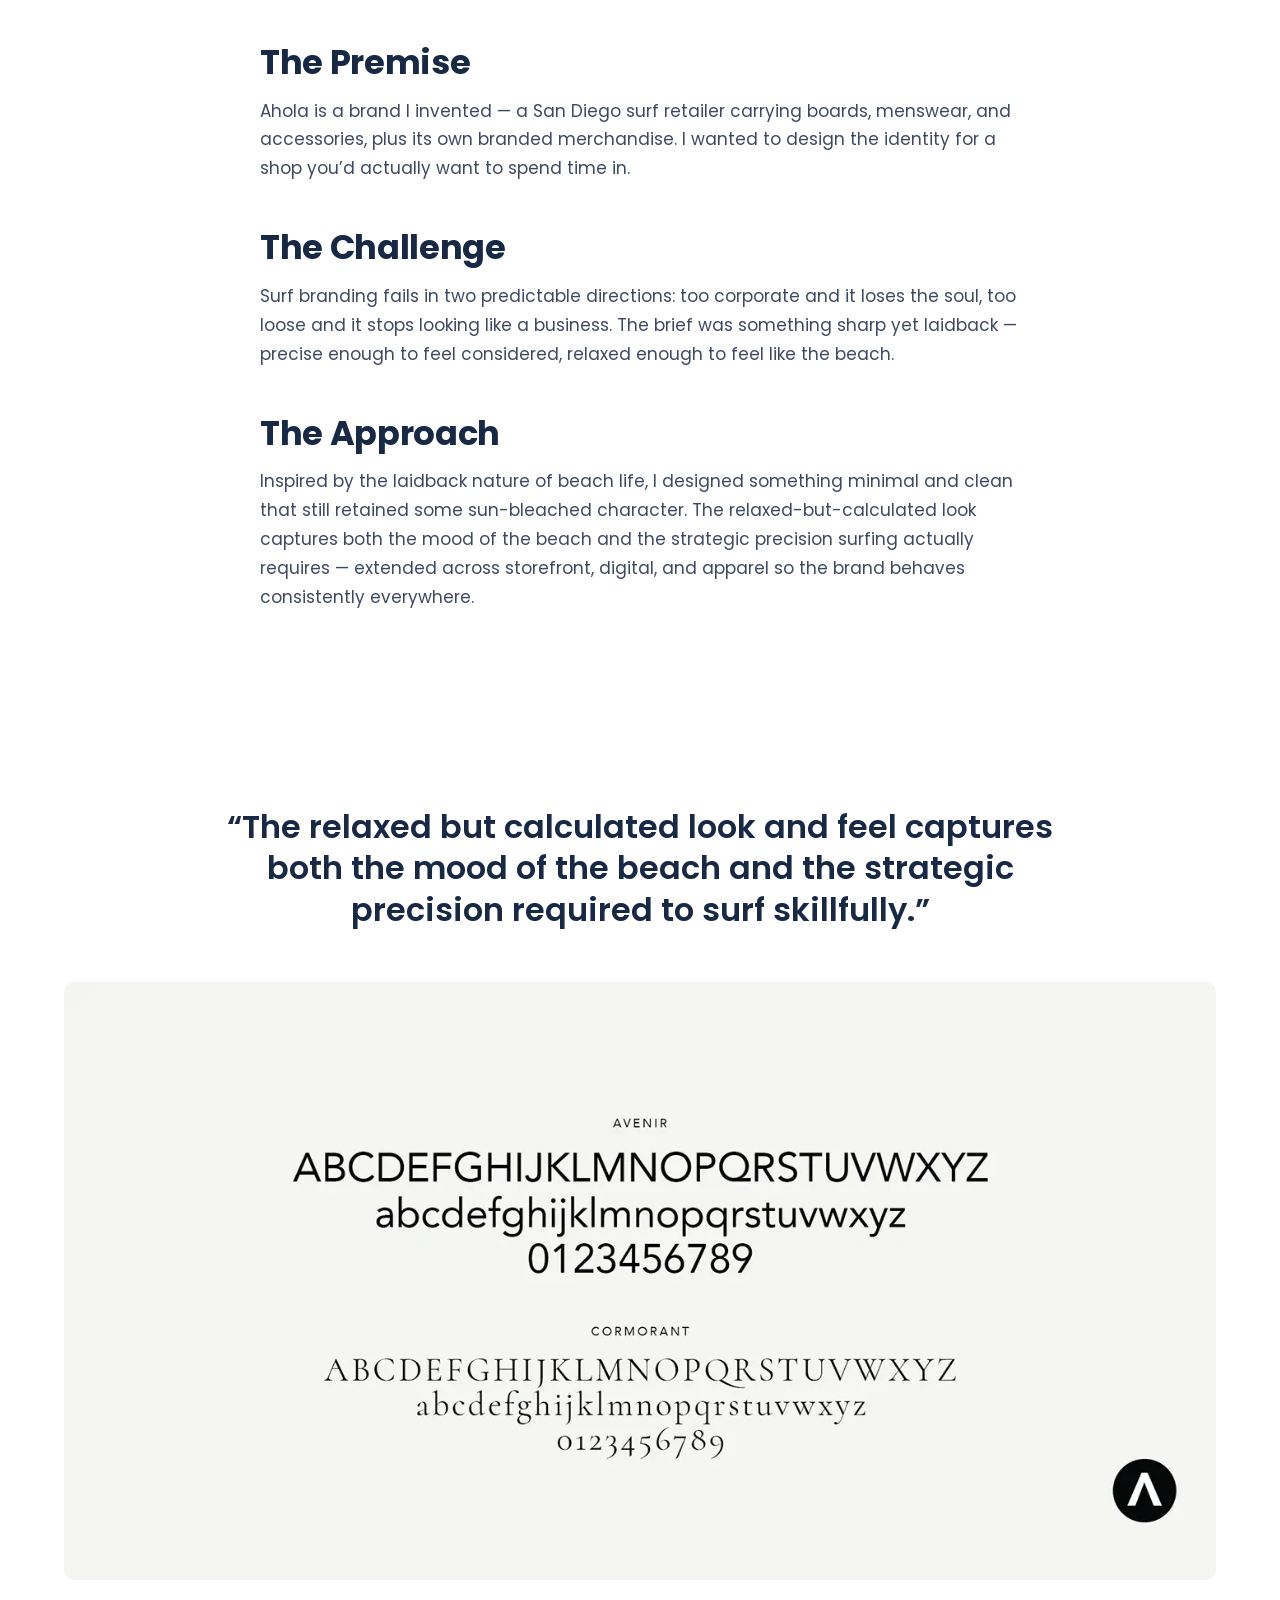
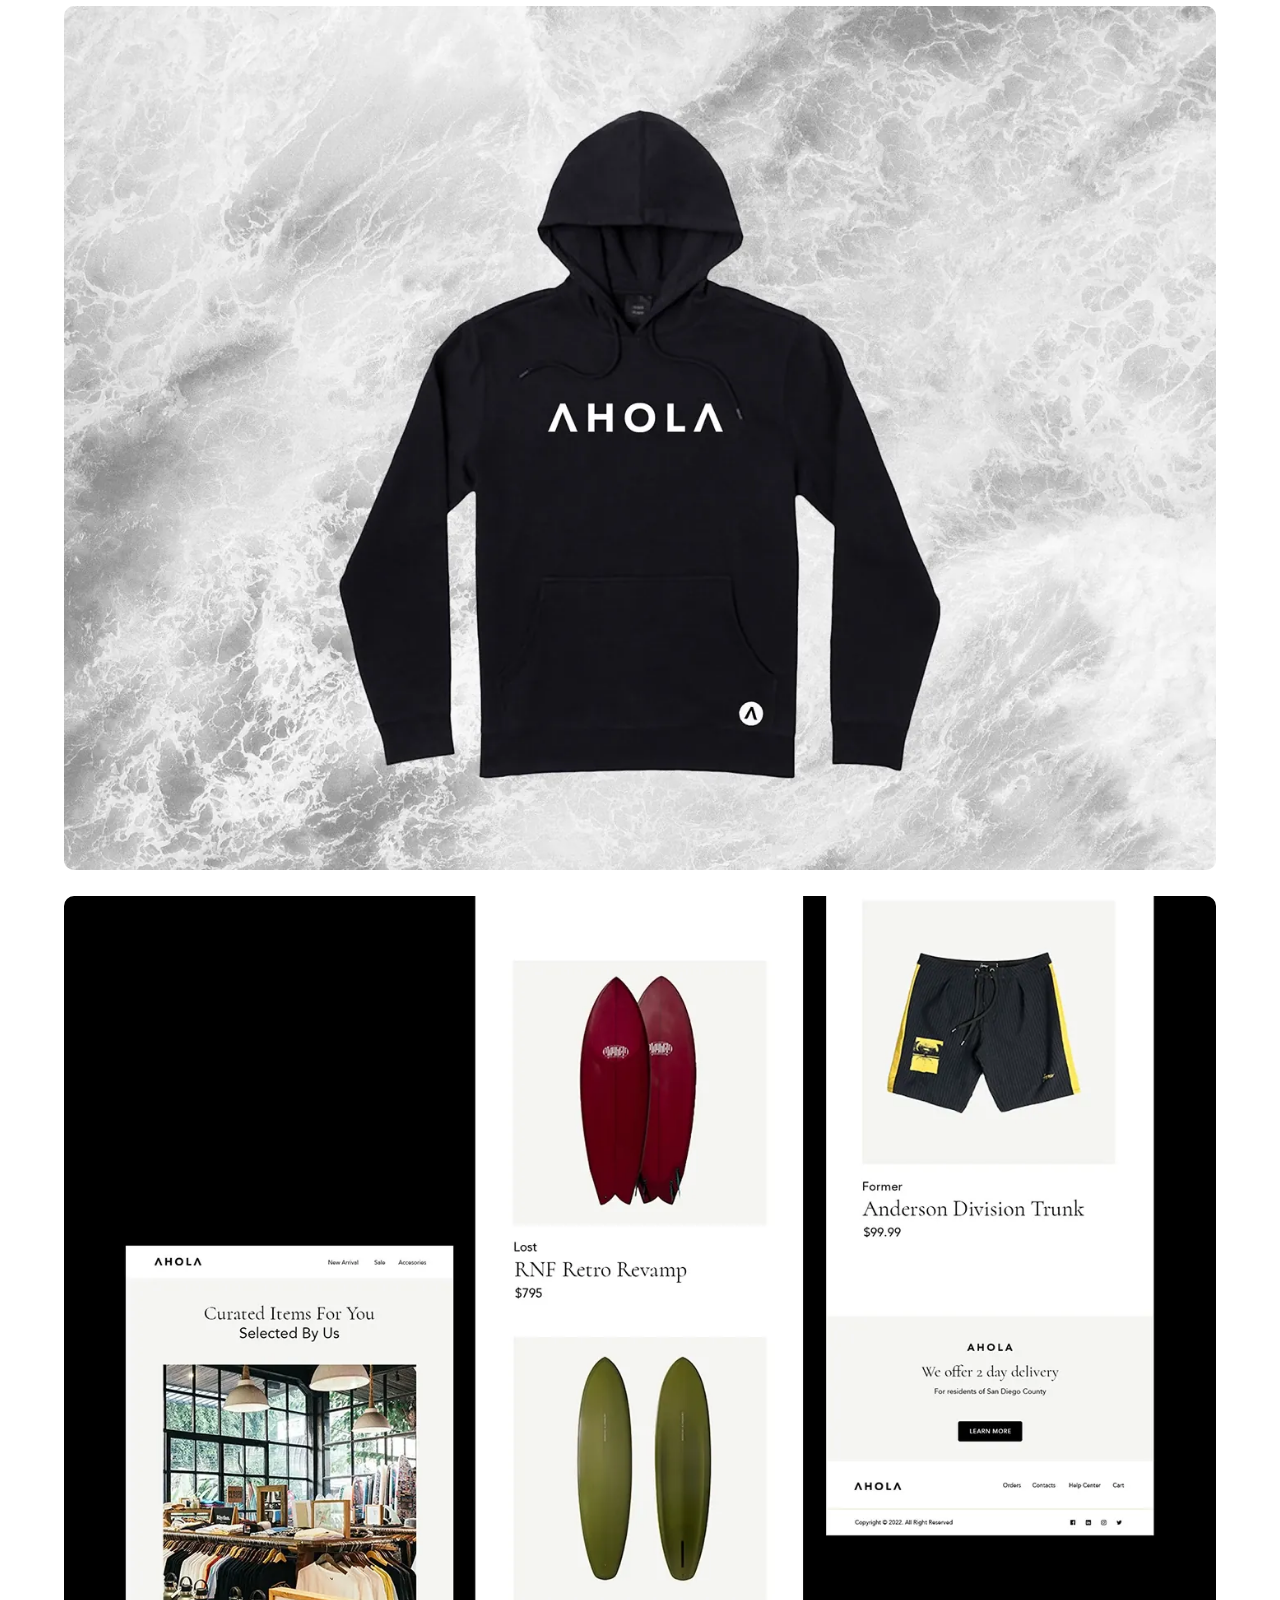
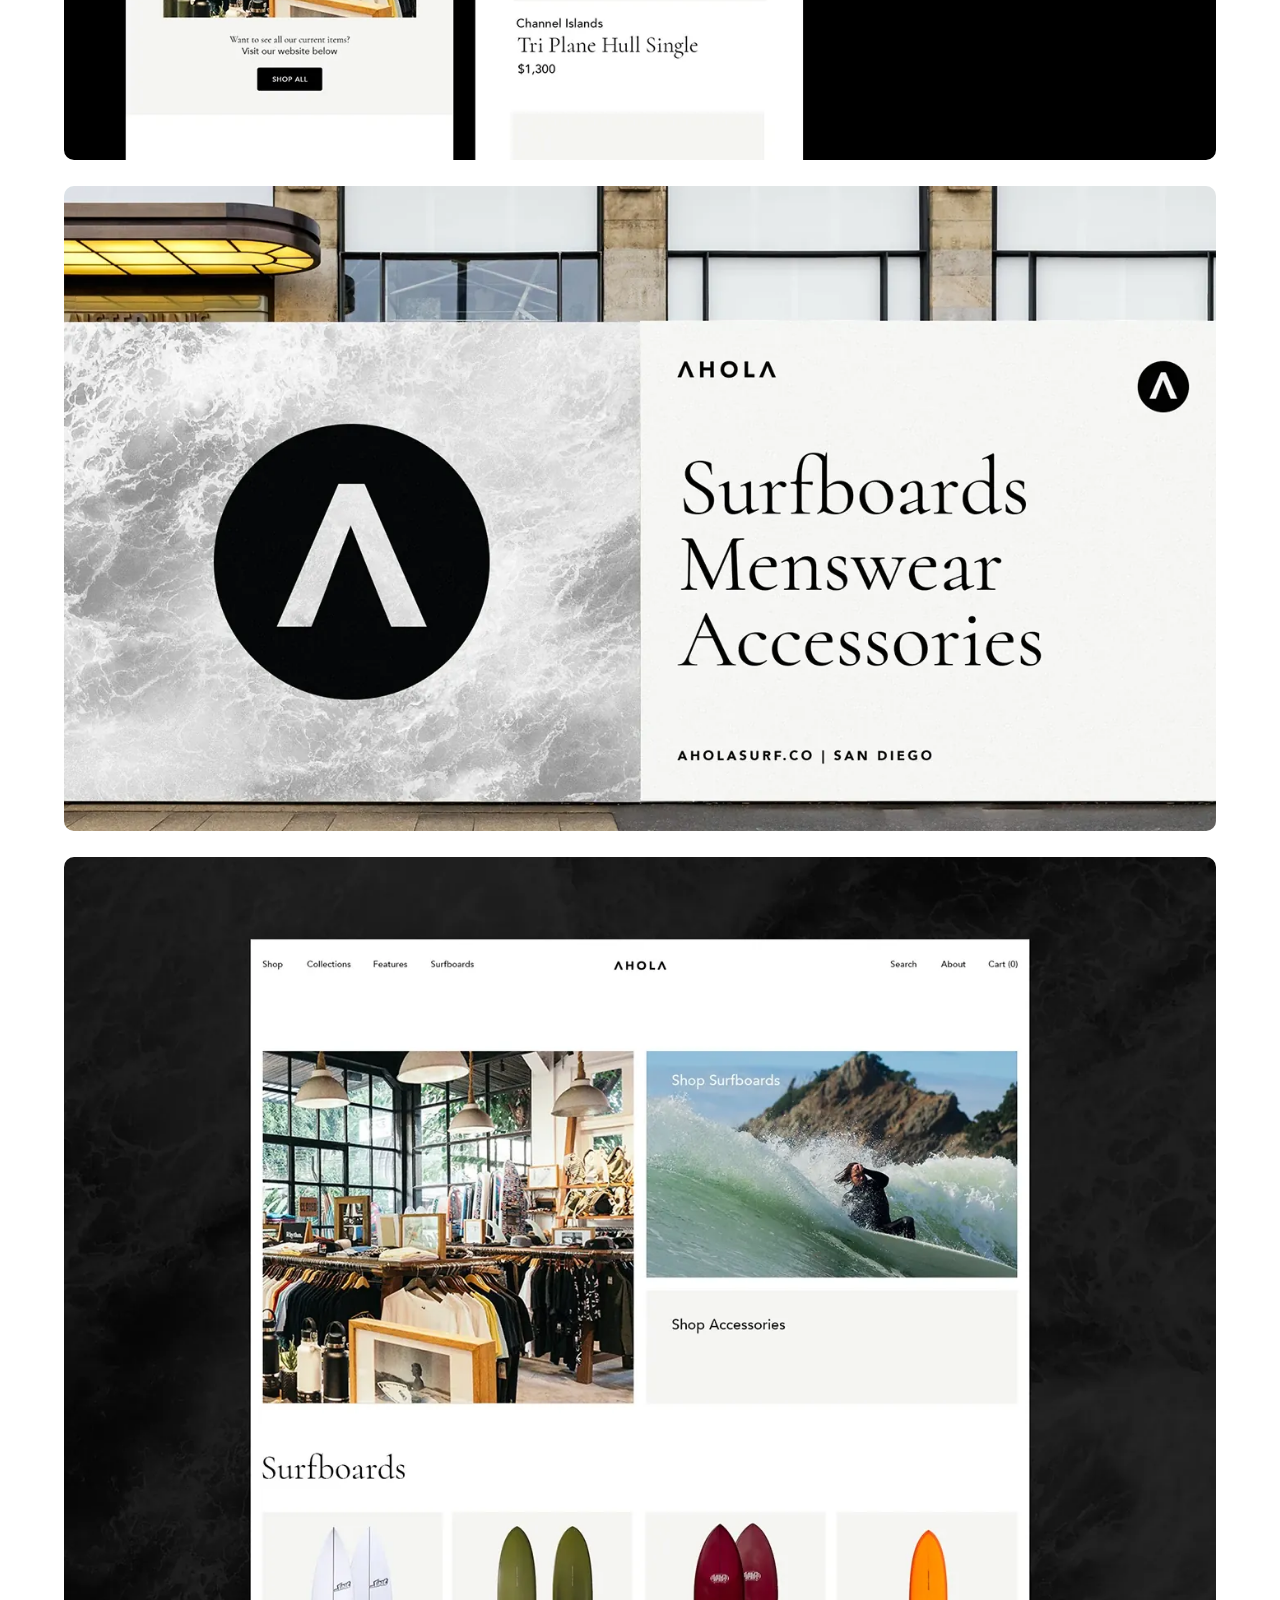
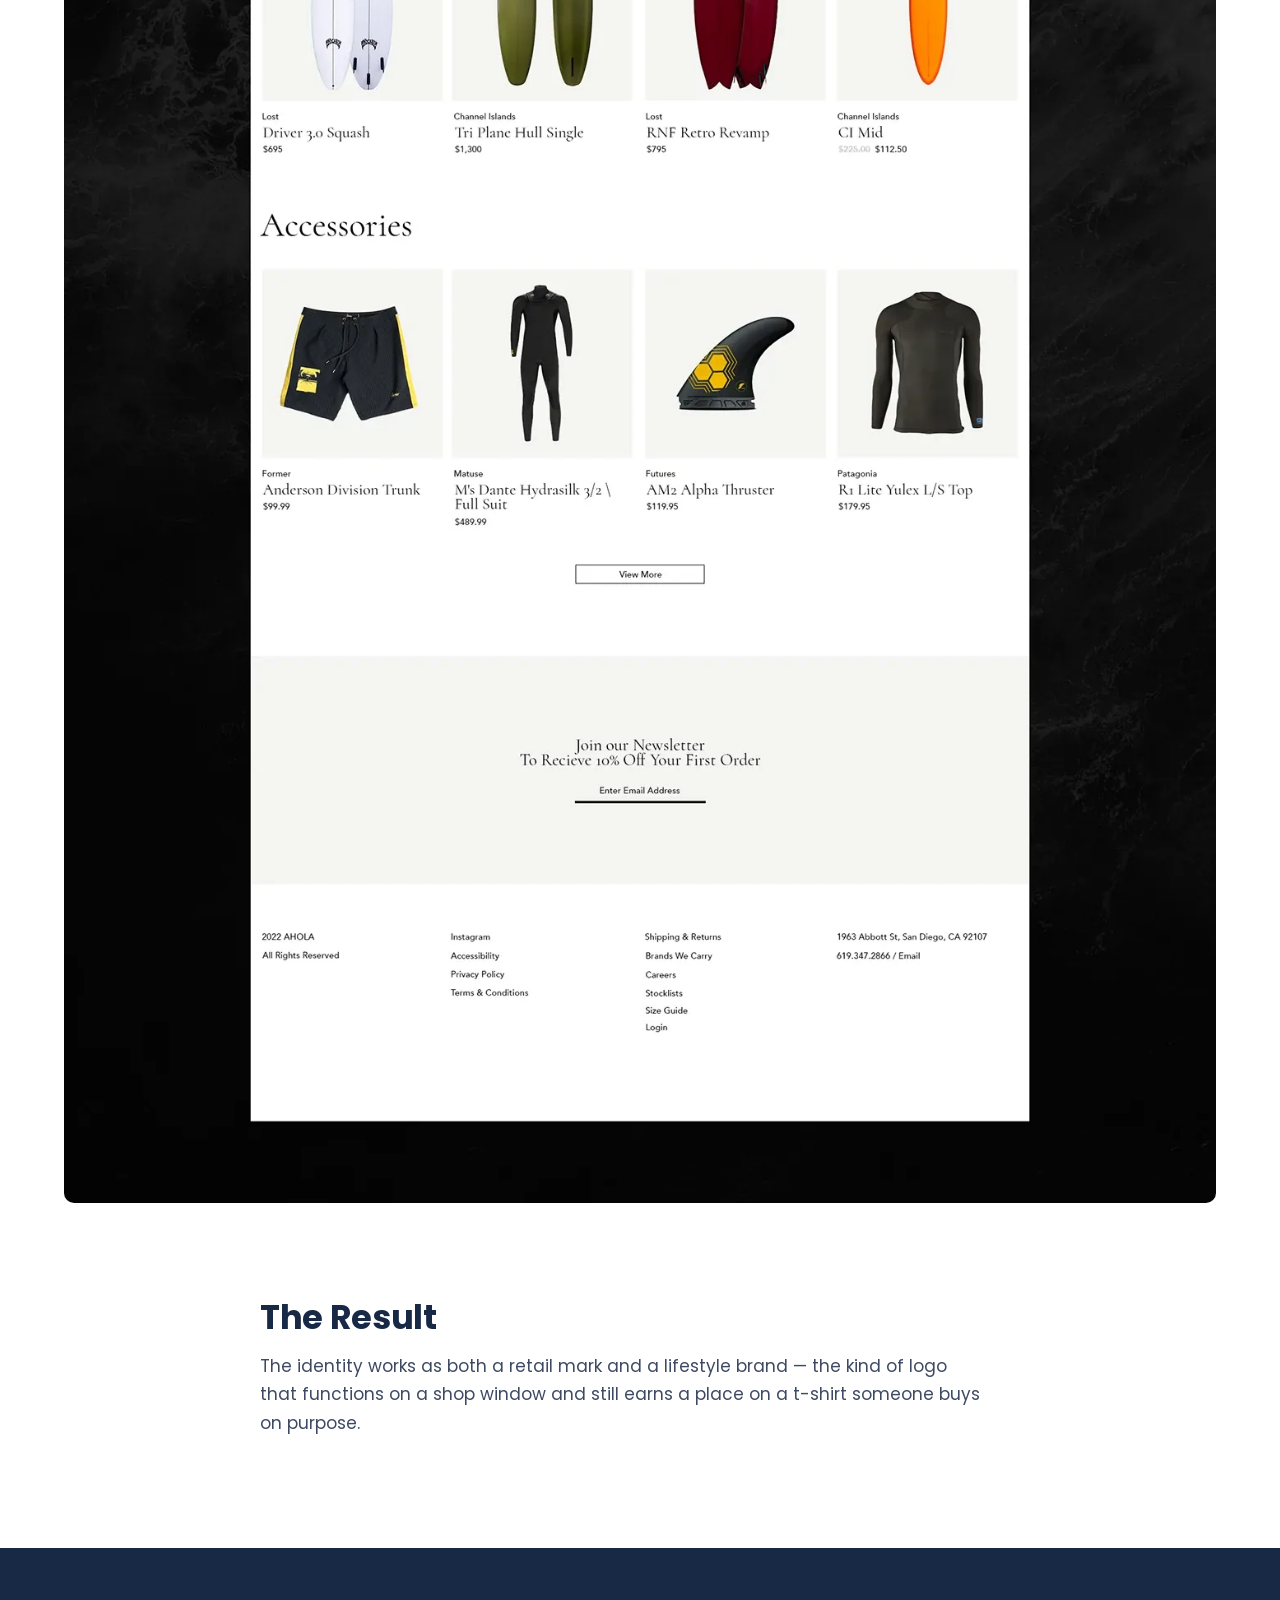
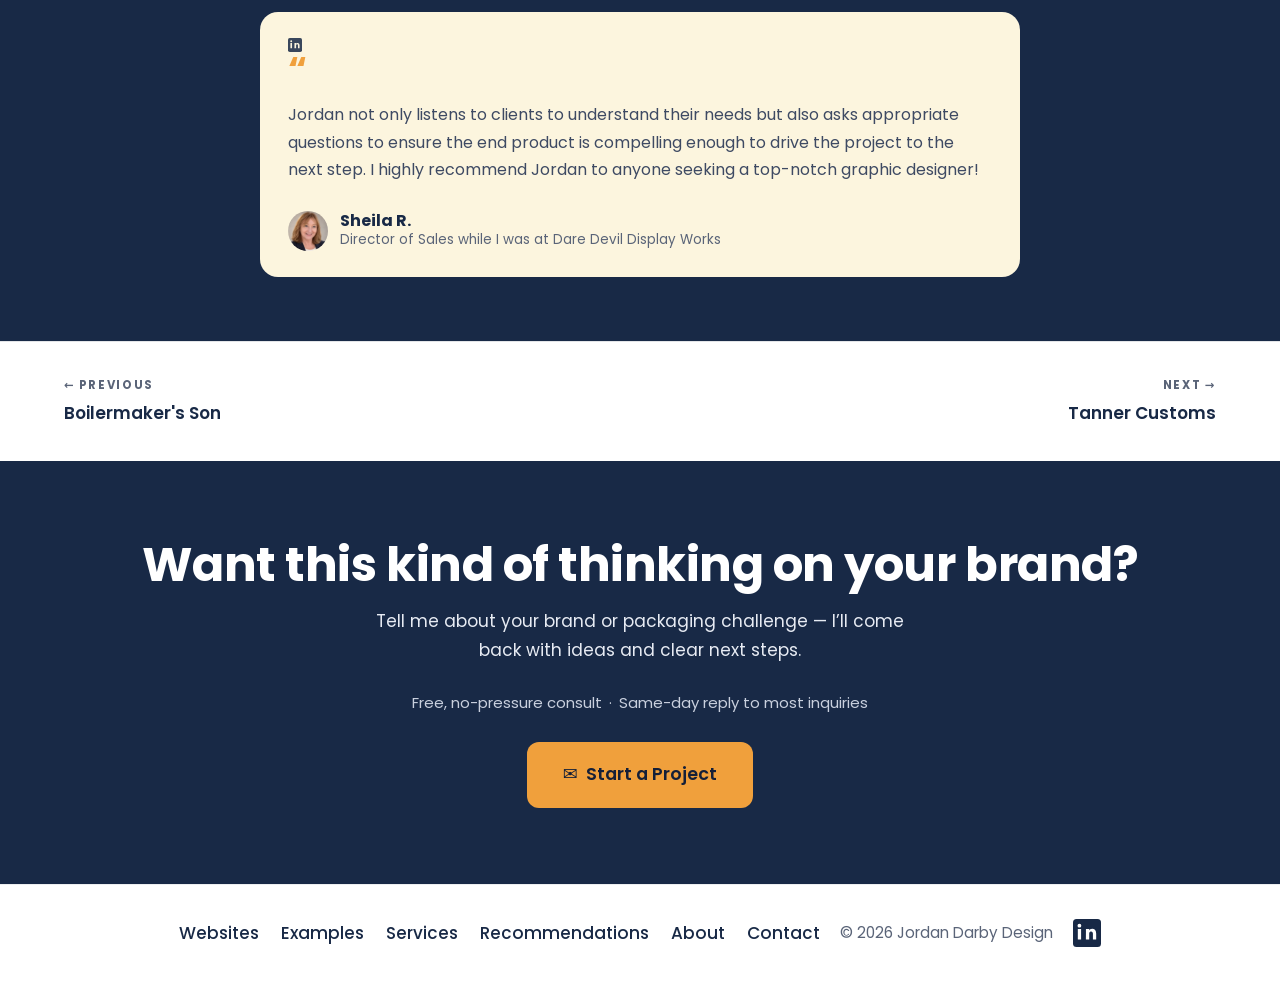
<file: work/ahola.html>
<!DOCTYPE html>
<html lang="en">
<head>
<meta charset="UTF-8">
<meta name="robots" content="noindex,follow">
<meta name="viewport" content="width=device-width, initial-scale=1">
<title>Ahola — Case Study | Jordan Darby Design</title>
<meta name="description" content="A self-initiated concept: identity, digital and apparel for a San Diego surf retailer — minimal and sharp, but with sun-bleached soul.">
<link rel="canonical" href="https://jordandarby.com/work/ahola.html">
<meta property="og:title" content="Ahola — Case Study | Jordan Darby Design">
<meta property="og:description" content="A self-initiated concept: identity, digital and apparel for a San Diego surf retailer — minimal and sharp, but with sun-bleached soul.">
<meta property="og:type" content="article">
<meta property="og:url" content="https://jordandarby.com/work/ahola.html">
<meta property="og:image" content="https://jordandarby.com/images/case-studies/study-01-01.webp">
<meta name="twitter:card" content="summary_large_image">
<meta name="twitter:title" content="Ahola — Case Study | Jordan Darby Design">
<meta name="twitter:description" content="A self-initiated concept: identity, digital and apparel for a San Diego surf retailer — minimal and sharp, but with sun-bleached soul.">
<meta name="twitter:image" content="https://jordandarby.com/images/case-studies/study-01-01.webp">
<link rel="icon" href="../images/favicon.png">
<!-- Self-hosted fonts (faces declared in css/style.css). Preloaded so they are
     in flight before the stylesheet parses. crossorigin is required even
     same-origin: font fetches are CORS-mode, and without it the preload does
     not match the real request and the file is fetched twice. -->
<script>
/* Wait for the fonts before the entrance runs. Added by script only, so a
   visitor without JS is never affected, and released either when the fonts
   report ready or after a short fixed wait — whichever lands first — so a slow
   or failed font can only delay the hero, never hide it.

   There is also a floor. With the fonts cached the ready signal comes back
   almost instantly, so the page snapped straight in and the arrival read as
   two different experiences depending on whether you had been here before.
   Holding briefly either way makes it one deliberate entrance. */
(function(){try{
  var h=document.documentElement,t0=Date.now(),MIN=300;
  h.classList.add('fonts-pending');
  var go=function(){h.classList.remove('fonts-pending');};
  var hold=function(){setTimeout(go,Math.max(0,MIN-(Date.now()-t0)));};
  if(document.fonts&&document.fonts.ready&&document.fonts.ready.then){
    document.fonts.ready.then(hold).catch(hold);
    setTimeout(go,900);
  }else{hold();}
}catch(_){}})();
</script>
<link rel="preload" as="font" type="font/woff2" crossorigin href="../fonts/poppins-400-latin.woff2">
<link rel="preload" as="font" type="font/woff2" crossorigin href="../fonts/poppins-600-latin.woff2">
<link rel="preload" as="font" type="font/woff2" crossorigin href="../fonts/poppins-700-latin.woff2">
<link rel="preload" as="font" type="font/woff2" crossorigin href="../fonts/poppins-500-latin.woff2">
<link rel="stylesheet" href="../css/style.css?v=153">
<link rel="stylesheet" href="../css/redesign.css?v=153">
<link rel="stylesheet" href="../css/motion.css?v=153">
<noscript><style>.reveal{opacity:1;transform:none}</style></noscript>
</head>
<body>
<div class="scroll-bar" aria-hidden="true"></div>
<header class="nav">
  <div class="wrap">
    <a class="nav-brand" href="/"><img src="../images/favicon.png" alt="Jordan Darby headshot logo">Jordan Darby Design</a>
    <a class="nav-li" href="https://www.linkedin.com/in/jordan-darby-design/" aria-label="LinkedIn" target="_blank" rel="noopener"><svg width="26" height="26" viewBox="0 0 24 24" xmlns="http://www.w3.org/2000/svg" aria-hidden="true"><rect width="24" height="24" rx="3" fill="#182946"/><path d="M6.94 8.5v9.06H4.13V8.5h2.81ZM7.13 5.69a1.63 1.63 0 1 1-3.26 0 1.63 1.63 0 0 1 3.26 0ZM19.87 12.4v5.16h-2.8v-4.84c0-1.22-.44-2.05-1.53-2.05-.83 0-1.33.56-1.55 1.1-.08.2-.1.47-.1.74v5.05h-2.81s.04-8.2 0-9.06h2.8v1.29c.38-.58 1.05-1.4 2.55-1.4 1.86 0 3.44 1.22 3.44 4.01Z" fill="#FCF5DE"/></svg></a>
    <button class="nav-toggle" aria-label="Open menu" aria-expanded="false"><span class="bars" aria-hidden="true"><i></i><i></i><i></i></span></button>
    <ul class="nav-links">
      <li><a href="/#websites">Websites</a></li>
      <li><a href="/#examples">Examples</a></li>
      <li><a href="/#services">Services</a></li>
      <li><a href="/#about">About</a></li>
      <li><a href="/#contact">Contact</a></li>
      <li class="nav-social"><a href="https://www.linkedin.com/in/jordan-darby-design/" target="_blank" rel="noopener">LinkedIn</a></li>
    </ul>
  </div>
</header>

<article>
  <header class="cs-hero">
    <div class="wrap">
      <span class="eyebrow">Concept Project · Naming · Branding · Digital</span>
      <h1>Ahola</h1>
      <p class="cs-tagline">A calm, cool, and collected brand identity inspired by surfing.</p>
      <p class="cs-note">Ahola is a brand I created from scratch — premise, positioning, name, and design — to explore a real category problem. A self-initiated concept, not a client engagement.</p>
      <dl class="cs-meta">
        <div><dt>Project type</dt><dd>Self-initiated concept</dd></div>
        <div><dt>Scope explored</dt><dd><ul style="list-style:none"><li>Naming</li><li>Brand identity</li><li>Digital &amp; social</li><li>Marketing collateral</li><li>Apparel</li></ul></dd></div>
        <div><dt>Role</dt><dd>Concept, strategy, naming, art direction, design</dd></div>
      </dl>
    </div>
  </header>

  <section class="section" style="padding-top:56px">
    <div class="wrap">
      <div class="cs-figs" style="margin-bottom:56px">
        <figure class="reveal"><img src="../images/case-studies/study-01-01.webp" alt="Ahola concept: surf retailer brand identity, digital and apparel"></figure>
      </div>
      <div class="cs-body">
        <div class="cs-block reveal"><h2>The Premise</h2><p>Ahola is a brand I invented — a San Diego surf retailer carrying boards, menswear, and accessories, plus its own branded merchandise. I wanted to design the identity for a shop you’d actually want to spend time in.</p></div>
        <div class="cs-block reveal"><h2>The Challenge</h2><p>Surf branding fails in two predictable directions: too corporate and it loses the soul, too loose and it stops looking like a business. The brief was something sharp yet laidback — precise enough to feel considered, relaxed enough to feel like the beach.</p></div>
        <div class="cs-block reveal"><h2>The Approach</h2><p>Inspired by the laidback nature of beach life, I designed something minimal and clean that still retained some sun-bleached character. The relaxed-but-calculated look captures both the mood of the beach and the strategic precision surfing actually requires — extended across storefront, digital, and apparel so the brand behaves consistently everywhere.</p></div>
      </div>
    </div>
  </section>

  <section class="section" style="padding-top:0">
    <div class="wrap">
    <div class="cs-quote reveal"><p>“The relaxed but calculated look and feel captures both the mood of the beach and the strategic precision required to surf skillfully.”</p></div>

    <div class="cs-figs">
      <figure class="reveal"><img src="../images/case-studies/study-01-02.webp" alt="Ahola concept: surf retailer brand identity, digital and apparel (2)" loading="lazy"></figure>
      <figure class="reveal"><img src="../images/case-studies/study-01-03.webp" alt="Ahola concept: surf retailer brand identity, digital and apparel (3)" loading="lazy"></figure>
      <figure class="reveal"><img src="../images/case-studies/study-01-04.webp" alt="Ahola concept: surf retailer brand identity, digital and apparel (4)" loading="lazy"></figure>
      <figure class="reveal"><img src="../images/case-studies/study-01-05.webp" alt="Ahola concept: surf retailer brand identity, digital and apparel (5)" loading="lazy"></figure>
      <figure class="reveal"><img src="../images/case-studies/study-01-06.webp" alt="Ahola concept: surf retailer brand identity, digital and apparel (6)" loading="lazy"></figure>
    </div>
    </div>
  </section>

  <section class="section" style="padding-top:0">
    <div class="wrap"><div class="cs-body">
      <div class="cs-block reveal" style="margin-bottom:0"><h2>The Result</h2><p>The identity works as both a retail mark and a lifestyle brand — the kind of logo that functions on a shop window and still earns a place on a t-shirt someone buys on purpose.</p></div>
    </div></div>
  </section>

  <section class="section testimonials" style="padding:64px 0">
    <div class="wrap">
      <div class="cards" style="grid-template-columns:1fr;max-width:760px;margin:0 auto">
        <div class="card reveal">
          <span class="card-li" aria-label="Recommendation from LinkedIn" title="Recommendation from LinkedIn"><svg width="22" height="22" viewBox="0 0 24 24" xmlns="http://www.w3.org/2000/svg"><rect width="24" height="24" rx="3" fill="#0A66C2"/><path d="M6.94 8.5v9.06H4.13V8.5h2.81ZM7.13 5.69a1.63 1.63 0 1 1-3.26 0 1.63 1.63 0 0 1 3.26 0ZM19.87 12.4v5.16h-2.8v-4.84c0-1.22-.44-2.05-1.53-2.05-.83 0-1.33.56-1.55 1.1-.08.2-.1.47-.1.74v5.05h-2.81s.04-8.2 0-9.06h2.8v1.29c.38-.58 1.05-1.4 2.55-1.4 1.86 0 3.44 1.22 3.44 4.01Z" fill="#fff"/></svg></span>
          <div class="quote-mark">&#8220;</div>
          <p>Jordan not only listens to clients to understand their needs but also asks appropriate questions to ensure the end product is compelling enough to drive the project to the next step. I highly recommend Jordan to anyone seeking a top-notch graphic designer!</p>
          <div class="card-person"><img src="../images/testimonial-03.webp" alt="Sheila R." loading="lazy"><div><h4>Sheila R.</h4><small>Director of Sales while I was at Dare Devil Display Works</small></div></div>
        </div>
      </div>
    </div>
  </section>

  <nav class="cs-nav">
    <div class="wrap">
      <a href="boilermakers-son.html"><span>← Previous</span>Boilermaker&#x27;s Son</a>
      <a href="tanner-customs.html" style="text-align:right"><span>Next →</span>Tanner Customs</a>
    </div>
  </nav>

  <section class="cs-cta">
    <div class="wrap">
      <h2>Want this kind of thinking on your brand?</h2>
      <p>Tell me about your brand or packaging challenge — I’ll come back with ideas and clear next steps.</p>
      <p style="color:#c9d0de;font-size:.93rem;margin-bottom:26px">Free, no-pressure consult&ensp;·&ensp;Same-day reply to most inquiries</p>
      <a class="btn btn-orange btn-lg" href="/#contact">&#9993;&ensp;Start a Project</a>
    </div>
  </section>
</article>

<footer>
  <div class="wrap">
    <ul>
      <li><a href="/#websites">Websites</a></li>
      <li><a href="/#examples">Examples</a></li>
      <li><a href="/#services">Services</a></li>
      <li><a href="/#recommendations">Recommendations</a></li>
      <li><a href="/#about">About</a></li>
      <li><a href="/#contact">Contact</a></li>
    </ul>
    <span class="copy">&copy; 2026 Jordan Darby Design</span>
    <a class="fa-linkedin" href="https://www.linkedin.com/in/jordan-darby-design/" aria-label="LinkedIn" target="_blank" rel="noopener"><svg width="28" height="28" viewBox="0 0 24 24" xmlns="http://www.w3.org/2000/svg"><rect width="24" height="24" rx="3" fill="#182946"/><path d="M6.94 8.5v9.06H4.13V8.5h2.81ZM7.13 5.69a1.63 1.63 0 1 1-3.26 0 1.63 1.63 0 0 1 3.26 0ZM19.87 12.4v5.16h-2.8v-4.84c0-1.22-.44-2.05-1.53-2.05-.83 0-1.33.56-1.55 1.1-.08.2-.1.47-.1.74v5.05h-2.81s.04-8.2 0-9.06h2.8v1.29c.38-.58 1.05-1.4 2.55-1.4 1.86 0 3.44 1.22 3.44 4.01Z" fill="#fff"/></svg></a>
  </div>
</footer>
<script src="../js/main.js?v=153"></script>
<script src="../js/motion.js?v=153" defer></script>
</body>
</html>
</file>
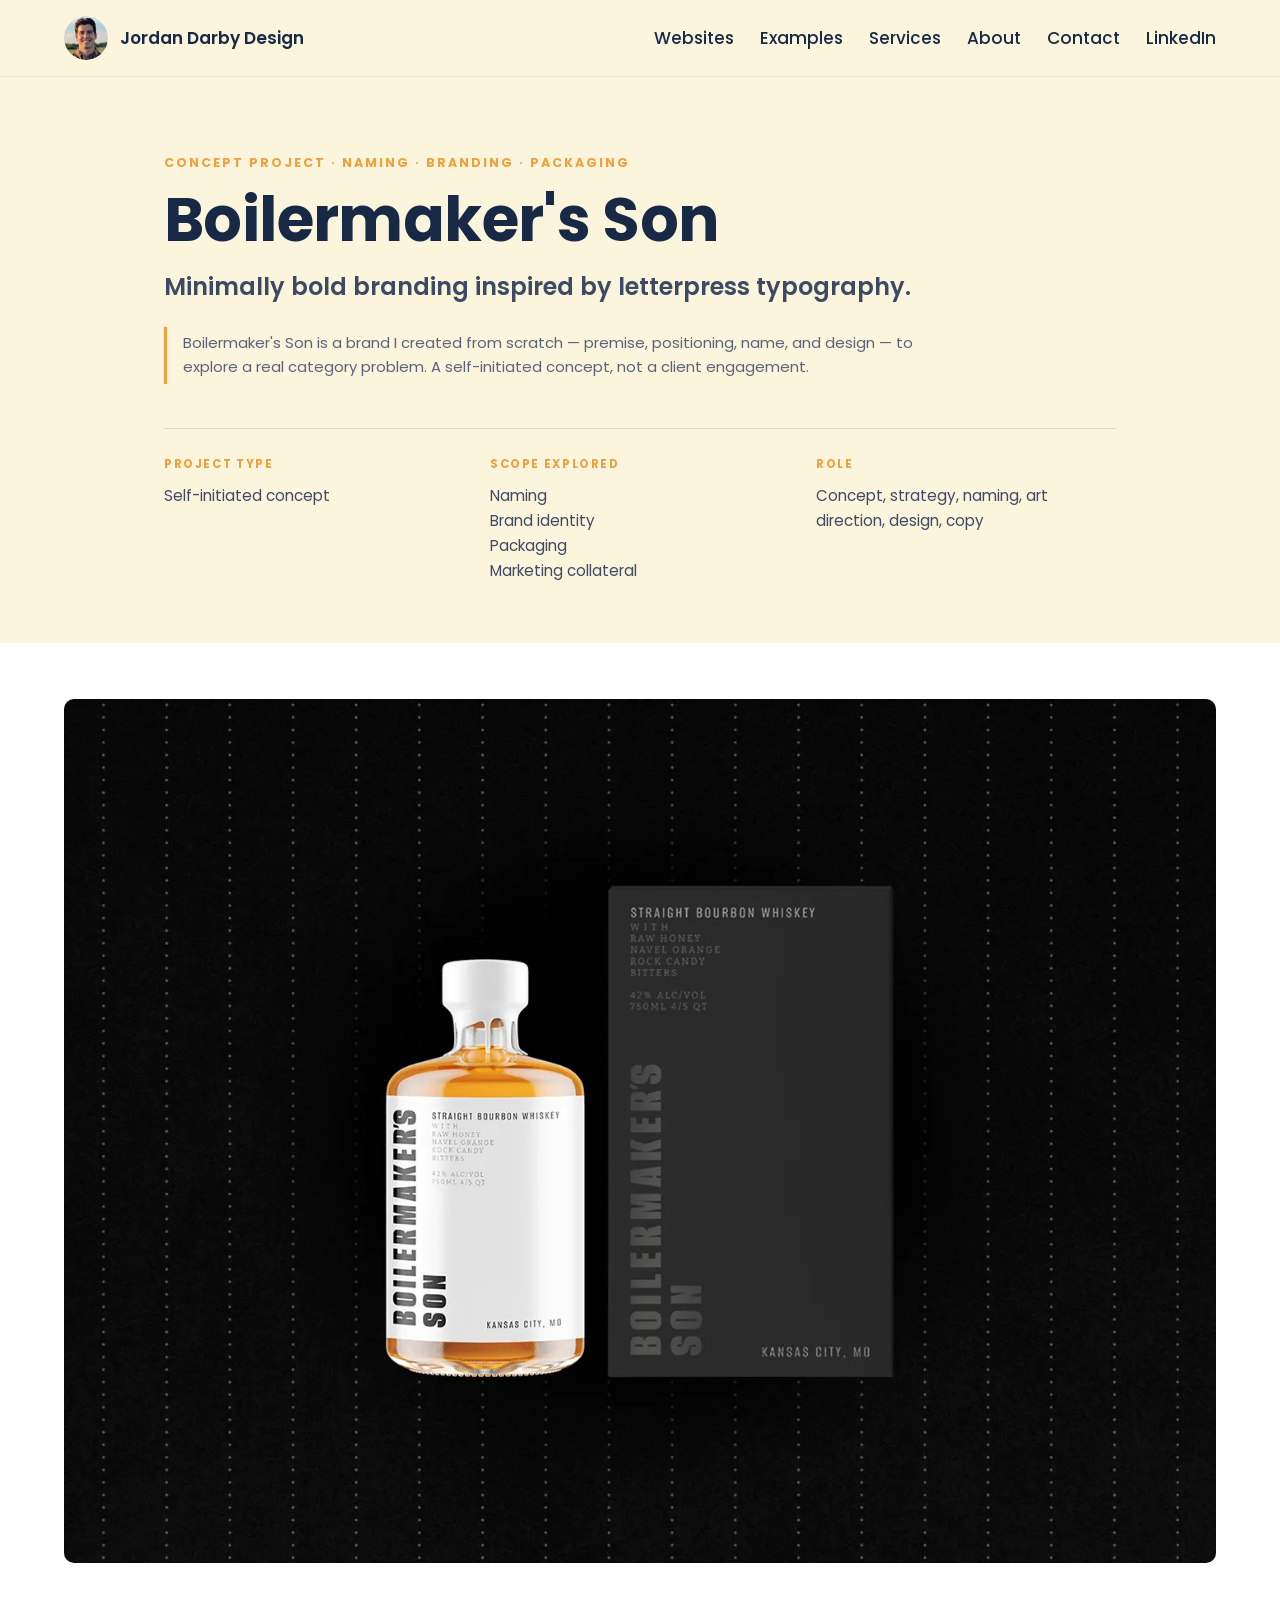
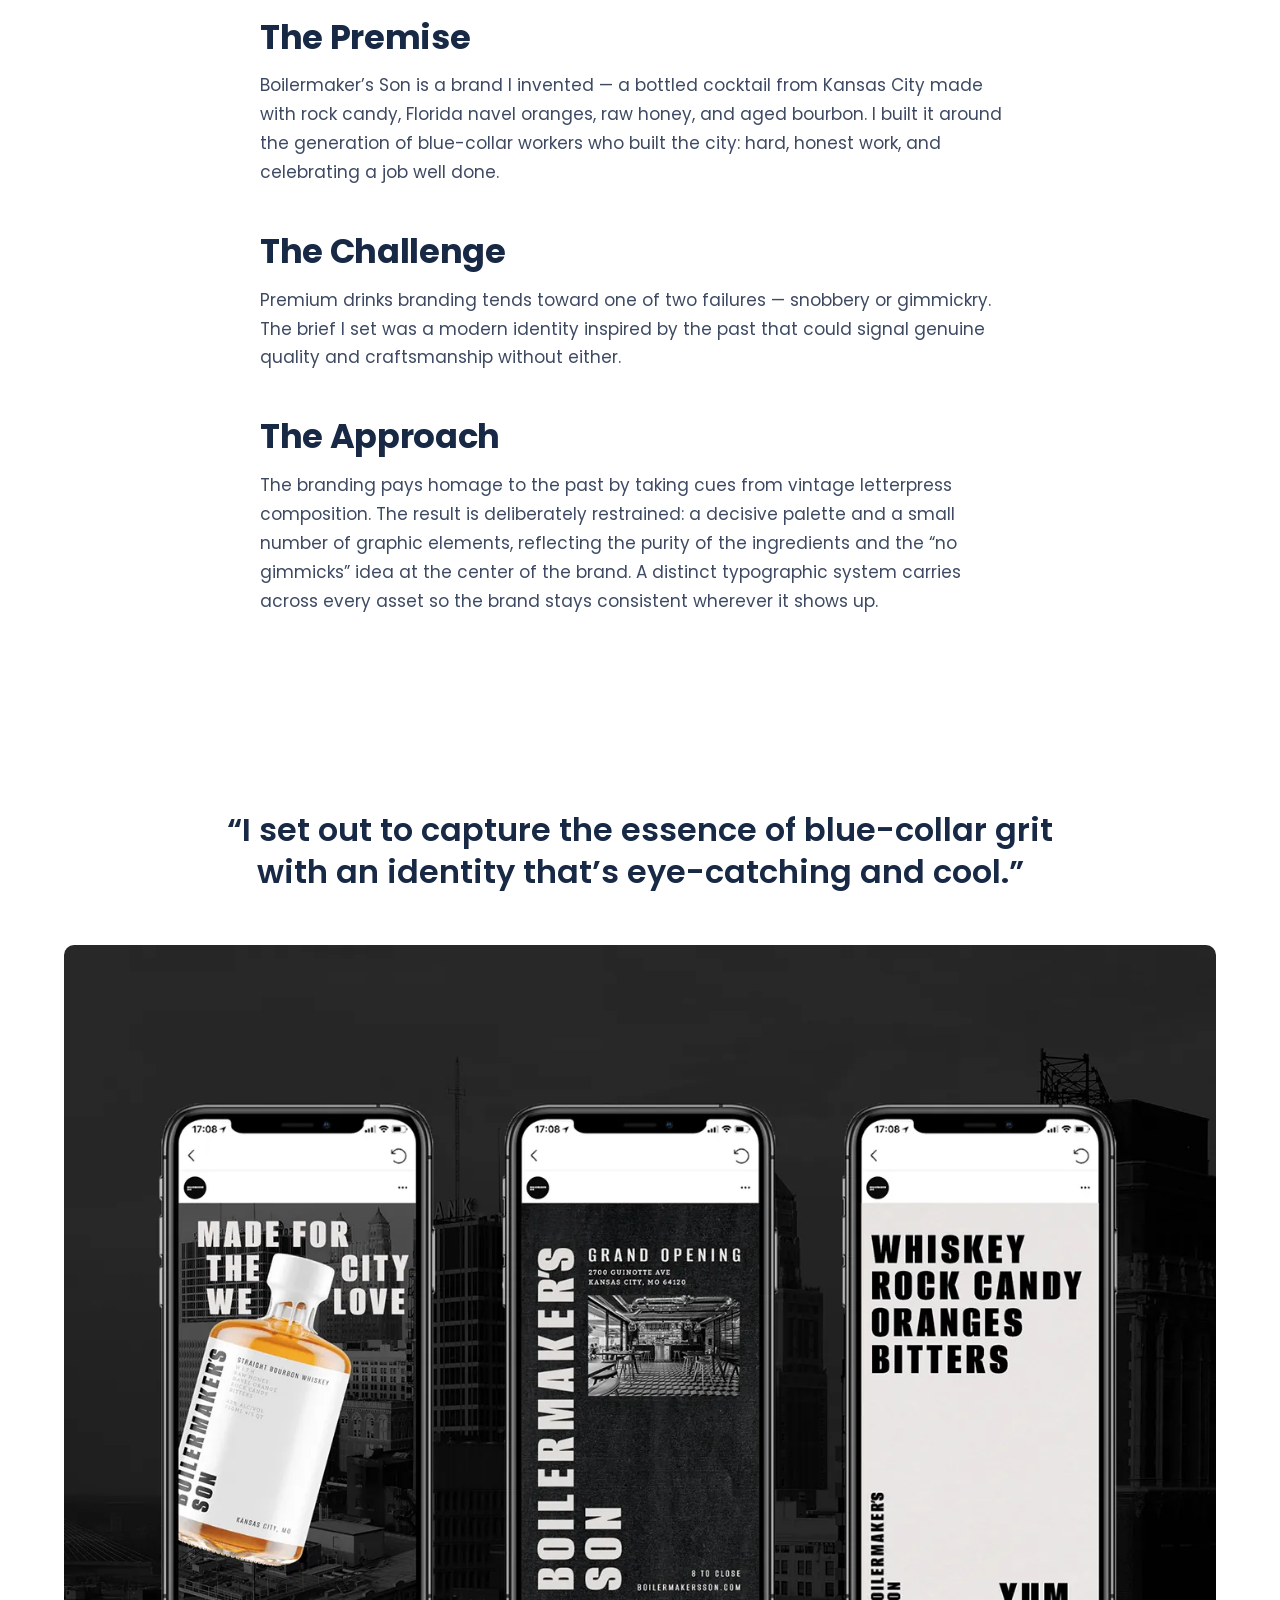
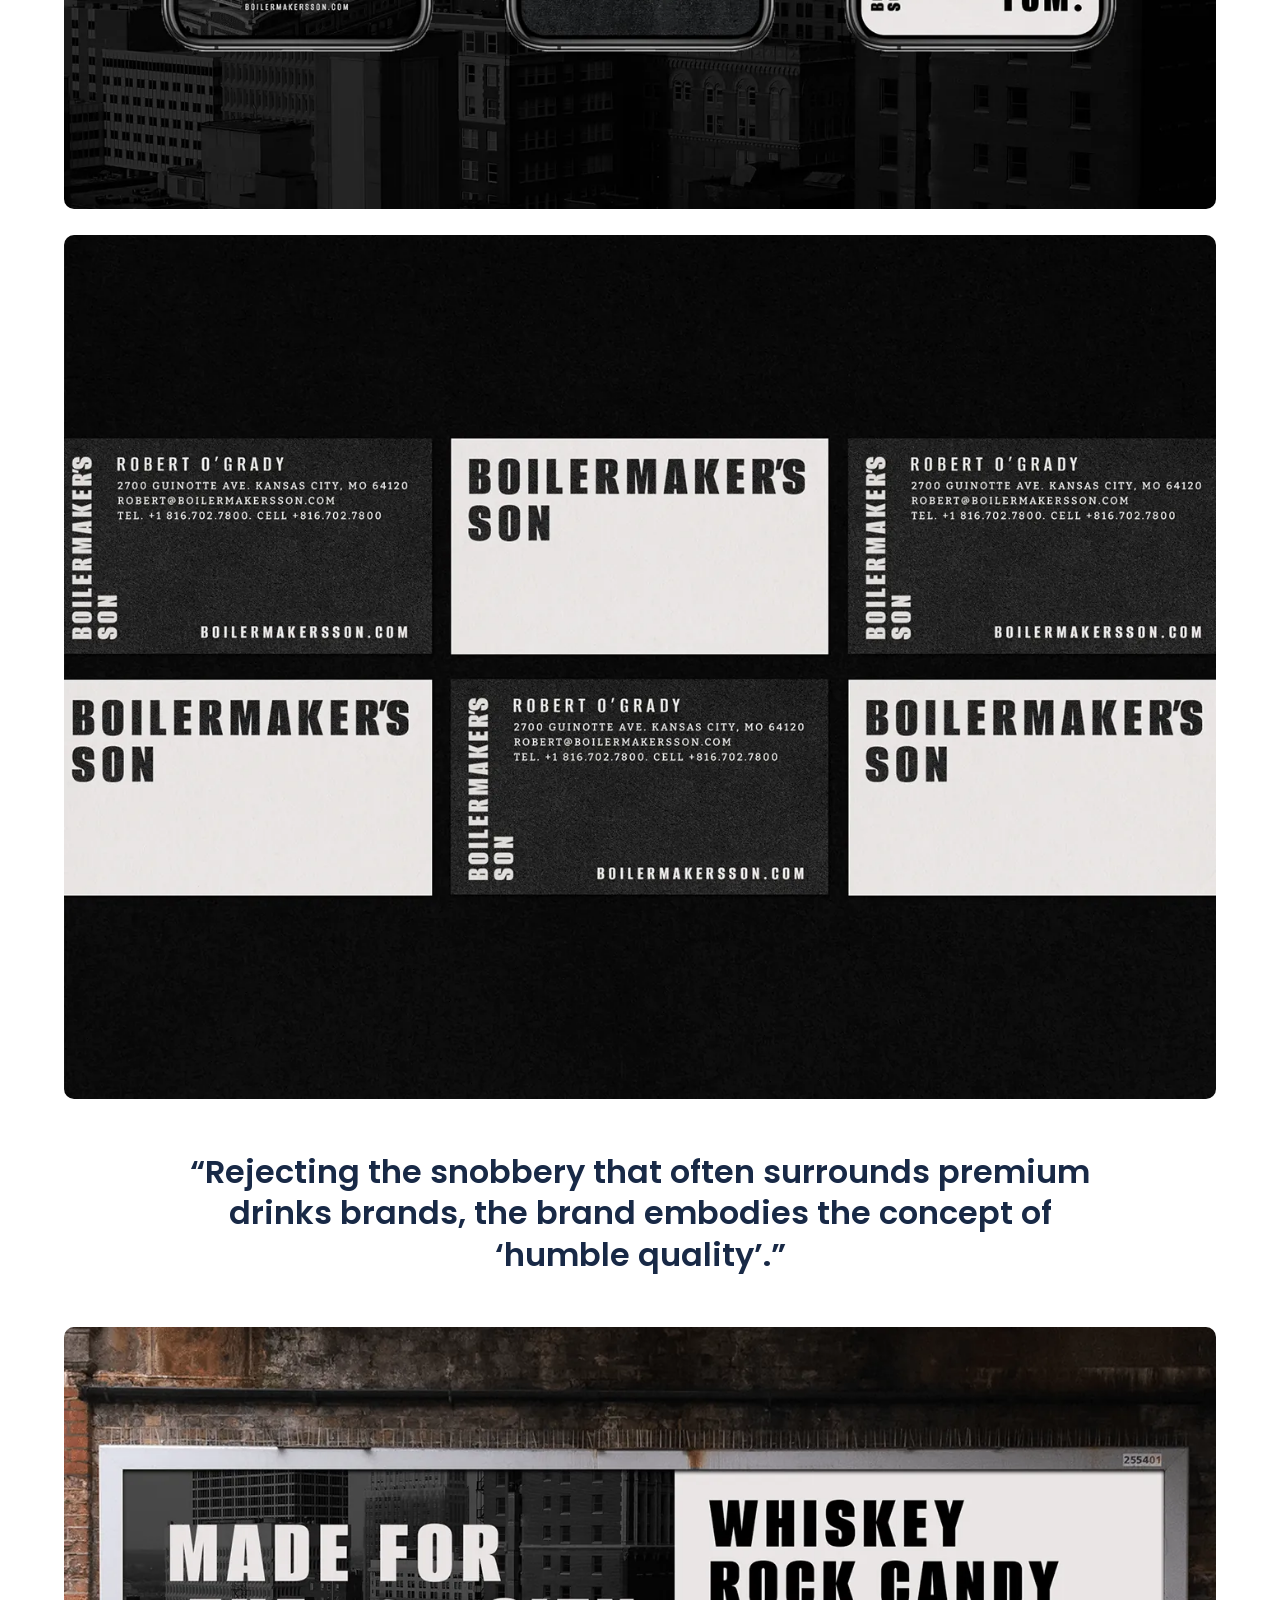
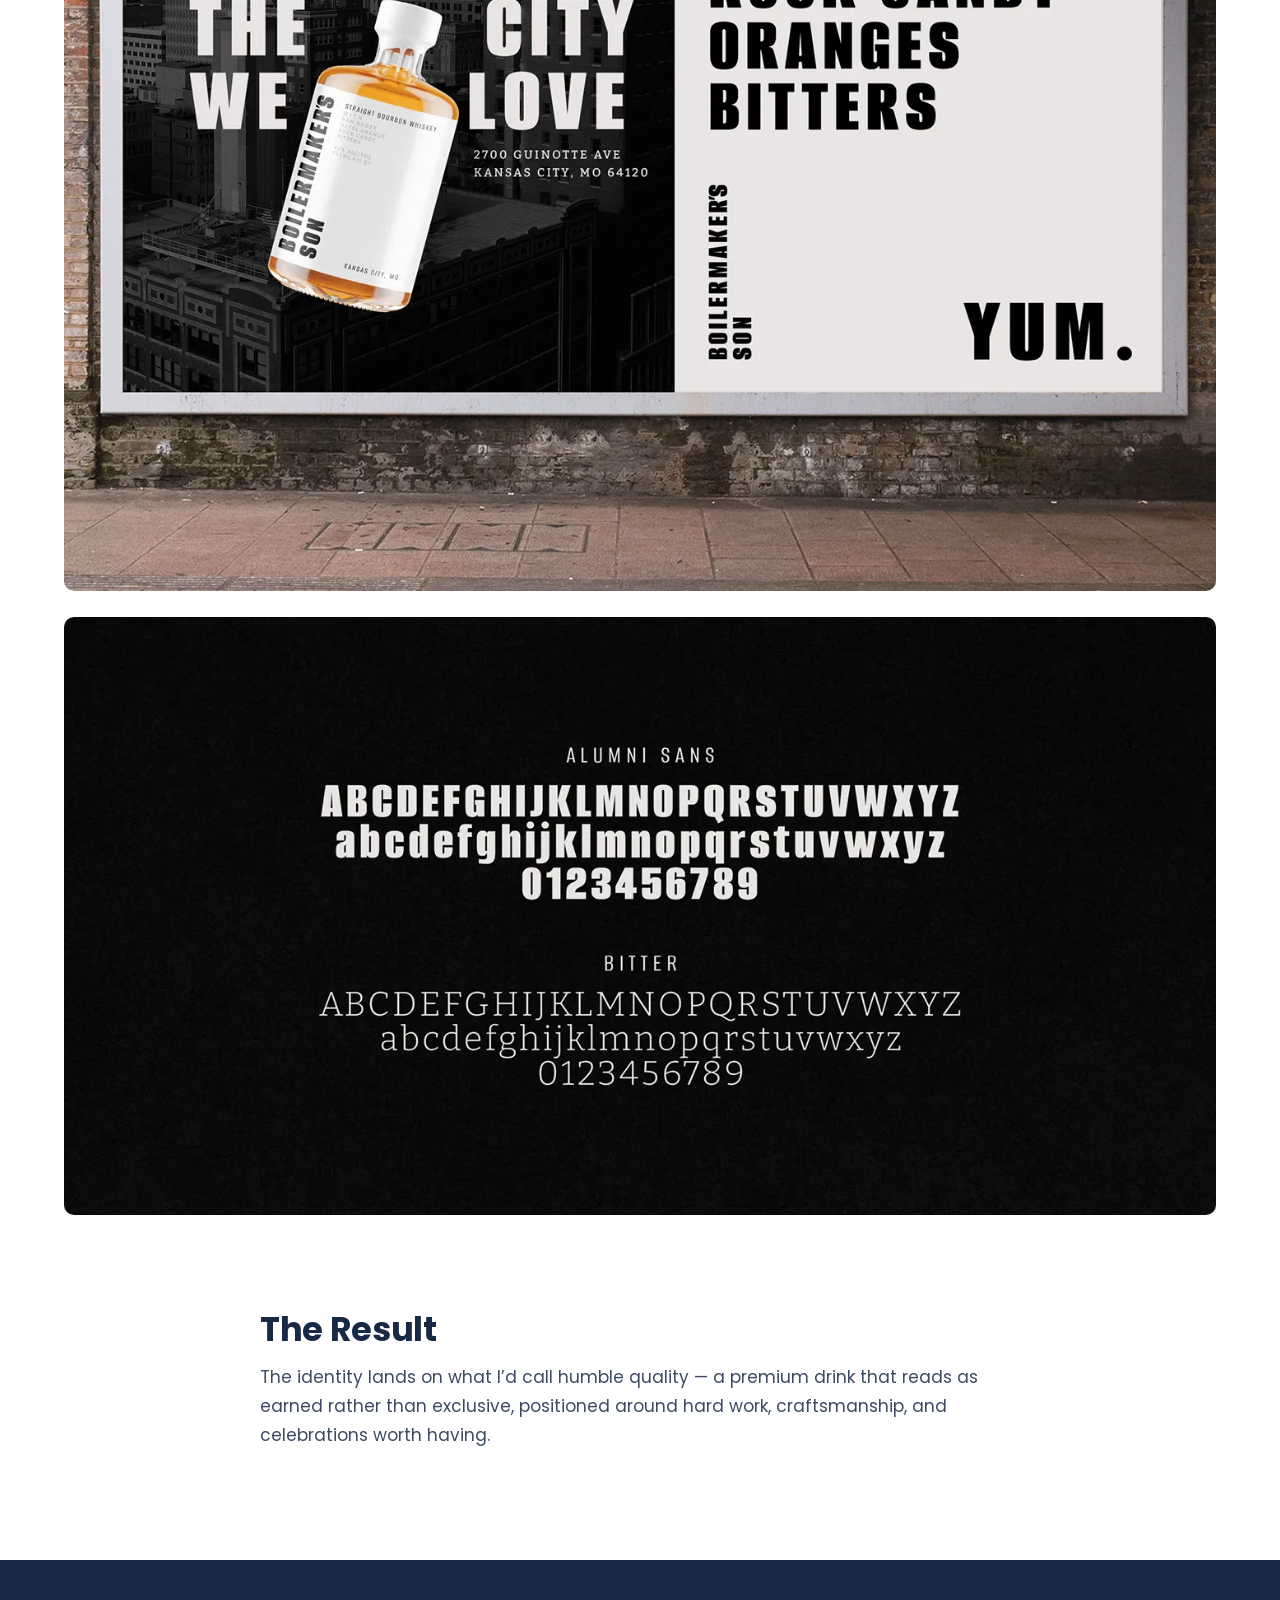
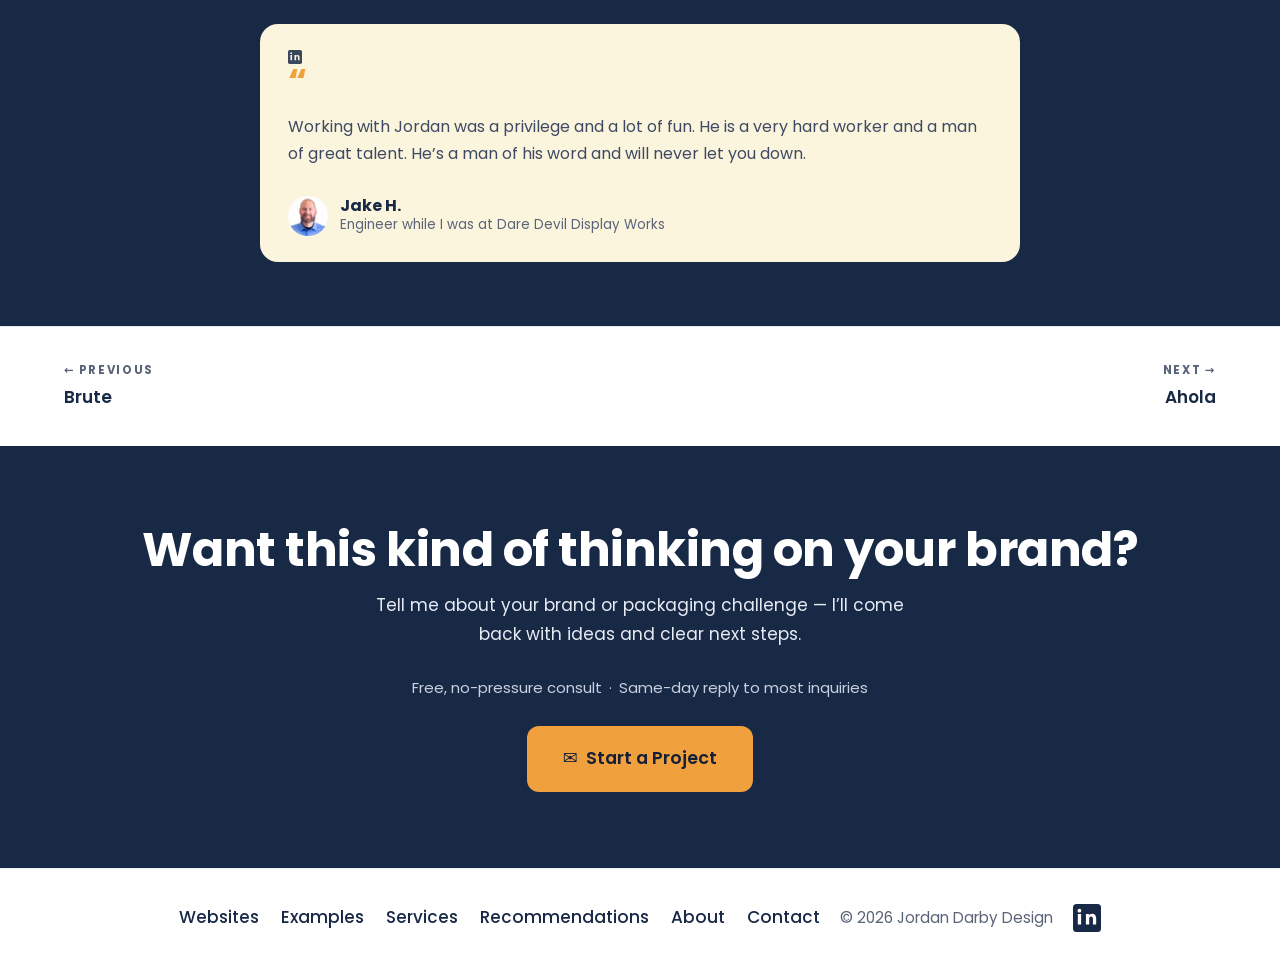
<file: work/boilermakers-son.html>
<!DOCTYPE html>
<html lang="en">
<head>
<meta charset="UTF-8">
<meta name="robots" content="noindex,follow">
<meta name="viewport" content="width=device-width, initial-scale=1">
<title>Boilermaker&#x27;s Son — Case Study | Jordan Darby Design</title>
<meta name="description" content="A self-initiated concept: a bottled-cocktail brand honoring blue-collar craftsmanship — bold, simple, and free of gimmicks.">
<link rel="canonical" href="https://jordandarby.com/work/boilermakers-son.html">
<meta property="og:title" content="Boilermaker&#x27;s Son — Case Study | Jordan Darby Design">
<meta property="og:description" content="A self-initiated concept: a bottled-cocktail brand honoring blue-collar craftsmanship — bold, simple, and free of gimmicks.">
<meta property="og:type" content="article">
<meta property="og:url" content="https://jordandarby.com/work/boilermakers-son.html">
<meta property="og:image" content="https://jordandarby.com/images/case-studies/study-02-01.webp">
<meta name="twitter:card" content="summary_large_image">
<meta name="twitter:title" content="Boilermaker&#x27;s Son — Case Study | Jordan Darby Design">
<meta name="twitter:description" content="A self-initiated concept: a bottled-cocktail brand honoring blue-collar craftsmanship — bold, simple, and free of gimmicks.">
<meta name="twitter:image" content="https://jordandarby.com/images/case-studies/study-02-01.webp">
<link rel="icon" href="../images/favicon.png">
<!-- Self-hosted fonts (faces declared in css/style.css). Preloaded so they are
     in flight before the stylesheet parses. crossorigin is required even
     same-origin: font fetches are CORS-mode, and without it the preload does
     not match the real request and the file is fetched twice. -->
<script>
/* Wait for the fonts before the entrance runs. Added by script only, so a
   visitor without JS is never affected, and released either when the fonts
   report ready or after a short fixed wait — whichever lands first — so a slow
   or failed font can only delay the hero, never hide it.

   There is also a floor. With the fonts cached the ready signal comes back
   almost instantly, so the page snapped straight in and the arrival read as
   two different experiences depending on whether you had been here before.
   Holding briefly either way makes it one deliberate entrance. */
(function(){try{
  var h=document.documentElement,t0=Date.now(),MIN=300;
  h.classList.add('fonts-pending');
  var go=function(){h.classList.remove('fonts-pending');};
  var hold=function(){setTimeout(go,Math.max(0,MIN-(Date.now()-t0)));};
  if(document.fonts&&document.fonts.ready&&document.fonts.ready.then){
    document.fonts.ready.then(hold).catch(hold);
    setTimeout(go,900);
  }else{hold();}
}catch(_){}})();
</script>
<link rel="preload" as="font" type="font/woff2" crossorigin href="../fonts/poppins-400-latin.woff2">
<link rel="preload" as="font" type="font/woff2" crossorigin href="../fonts/poppins-600-latin.woff2">
<link rel="preload" as="font" type="font/woff2" crossorigin href="../fonts/poppins-700-latin.woff2">
<link rel="preload" as="font" type="font/woff2" crossorigin href="../fonts/poppins-500-latin.woff2">
<link rel="stylesheet" href="../css/style.css?v=153">
<link rel="stylesheet" href="../css/redesign.css?v=153">
<link rel="stylesheet" href="../css/motion.css?v=153">
<noscript><style>.reveal{opacity:1;transform:none}</style></noscript>
</head>
<body>
<div class="scroll-bar" aria-hidden="true"></div>
<header class="nav">
  <div class="wrap">
    <a class="nav-brand" href="/"><img src="../images/favicon.png" alt="Jordan Darby headshot logo">Jordan Darby Design</a>
    <a class="nav-li" href="https://www.linkedin.com/in/jordan-darby-design/" aria-label="LinkedIn" target="_blank" rel="noopener"><svg width="26" height="26" viewBox="0 0 24 24" xmlns="http://www.w3.org/2000/svg" aria-hidden="true"><rect width="24" height="24" rx="3" fill="#182946"/><path d="M6.94 8.5v9.06H4.13V8.5h2.81ZM7.13 5.69a1.63 1.63 0 1 1-3.26 0 1.63 1.63 0 0 1 3.26 0ZM19.87 12.4v5.16h-2.8v-4.84c0-1.22-.44-2.05-1.53-2.05-.83 0-1.33.56-1.55 1.1-.08.2-.1.47-.1.74v5.05h-2.81s.04-8.2 0-9.06h2.8v1.29c.38-.58 1.05-1.4 2.55-1.4 1.86 0 3.44 1.22 3.44 4.01Z" fill="#FCF5DE"/></svg></a>
    <button class="nav-toggle" aria-label="Open menu" aria-expanded="false"><span class="bars" aria-hidden="true"><i></i><i></i><i></i></span></button>
    <ul class="nav-links">
      <li><a href="/#websites">Websites</a></li>
      <li><a href="/#examples">Examples</a></li>
      <li><a href="/#services">Services</a></li>
      <li><a href="/#about">About</a></li>
      <li><a href="/#contact">Contact</a></li>
      <li class="nav-social"><a href="https://www.linkedin.com/in/jordan-darby-design/" target="_blank" rel="noopener">LinkedIn</a></li>
    </ul>
  </div>
</header>

<article>
  <header class="cs-hero">
    <div class="wrap">
      <span class="eyebrow">Concept Project · Naming · Branding · Packaging</span>
      <h1>Boilermaker&#x27;s Son</h1>
      <p class="cs-tagline">Minimally bold branding inspired by letterpress typography.</p>
      <p class="cs-note">Boilermaker&#x27;s Son is a brand I created from scratch — premise, positioning, name, and design — to explore a real category problem. A self-initiated concept, not a client engagement.</p>
      <dl class="cs-meta">
        <div><dt>Project type</dt><dd>Self-initiated concept</dd></div>
        <div><dt>Scope explored</dt><dd><ul style="list-style:none"><li>Naming</li><li>Brand identity</li><li>Packaging</li><li>Marketing collateral</li></ul></dd></div>
        <div><dt>Role</dt><dd>Concept, strategy, naming, art direction, design, copy</dd></div>
      </dl>
    </div>
  </header>

  <section class="section" style="padding-top:56px">
    <div class="wrap">
      <div class="cs-figs" style="margin-bottom:56px">
        <figure class="reveal"><img src="../images/case-studies/study-02-01.webp" alt="Boilermaker&#x27;s Son concept: bottled cocktail branding and packaging"></figure>
      </div>
      <div class="cs-body">
        <div class="cs-block reveal"><h2>The Premise</h2><p>Boilermaker’s Son is a brand I invented — a bottled cocktail from Kansas City made with rock candy, Florida navel oranges, raw honey, and aged bourbon. I built it around the generation of blue-collar workers who built the city: hard, honest work, and celebrating a job well done.</p></div>
        <div class="cs-block reveal"><h2>The Challenge</h2><p>Premium drinks branding tends toward one of two failures — snobbery or gimmickry. The brief I set was a modern identity inspired by the past that could signal genuine quality and craftsmanship without either.</p></div>
        <div class="cs-block reveal"><h2>The Approach</h2><p>The branding pays homage to the past by taking cues from vintage letterpress composition. The result is deliberately restrained: a decisive palette and a small number of graphic elements, reflecting the purity of the ingredients and the “no gimmicks” idea at the center of the brand. A distinct typographic system carries across every asset so the brand stays consistent wherever it shows up.</p></div>
      </div>
    </div>
  </section>

  <section class="section" style="padding-top:0">
    <div class="wrap">
    <div class="cs-quote reveal"><p>“I set out to capture the essence of blue-collar grit with an identity that’s eye-catching and cool.”</p></div>

    <div class="cs-figs">
      <figure class="reveal"><img src="../images/case-studies/study-02-02.webp" alt="Boilermaker&#x27;s Son concept: bottled cocktail branding and packaging (2)" loading="lazy"></figure>
      <figure class="reveal"><img src="../images/case-studies/study-02-03.webp" alt="Boilermaker&#x27;s Son concept: bottled cocktail branding and packaging (3)" loading="lazy"></figure>
    </div>

    <div class="cs-quote reveal"><p>“Rejecting the snobbery that often surrounds premium drinks brands, the brand embodies the concept of ‘humble quality’.”</p></div>

    <div class="cs-figs">
      <figure class="reveal"><img src="../images/case-studies/study-02-04.webp" alt="Boilermaker&#x27;s Son concept: bottled cocktail branding and packaging (4)" loading="lazy"></figure>
      <figure class="reveal"><img src="../images/case-studies/study-02-05.webp" alt="Boilermaker&#x27;s Son concept: bottled cocktail branding and packaging (5)" loading="lazy"></figure>
    </div>
    </div>
  </section>

  <section class="section" style="padding-top:0">
    <div class="wrap"><div class="cs-body">
      <div class="cs-block reveal" style="margin-bottom:0"><h2>The Result</h2><p>The identity lands on what I’d call humble quality — a premium drink that reads as earned rather than exclusive, positioned around hard work, craftsmanship, and celebrations worth having.</p></div>
    </div></div>
  </section>

  <section class="section testimonials" style="padding:64px 0">
    <div class="wrap">
      <div class="cards" style="grid-template-columns:1fr;max-width:760px;margin:0 auto">
        <div class="card reveal">
          <span class="card-li" aria-label="Recommendation from LinkedIn" title="Recommendation from LinkedIn"><svg width="22" height="22" viewBox="0 0 24 24" xmlns="http://www.w3.org/2000/svg"><rect width="24" height="24" rx="3" fill="#0A66C2"/><path d="M6.94 8.5v9.06H4.13V8.5h2.81ZM7.13 5.69a1.63 1.63 0 1 1-3.26 0 1.63 1.63 0 0 1 3.26 0ZM19.87 12.4v5.16h-2.8v-4.84c0-1.22-.44-2.05-1.53-2.05-.83 0-1.33.56-1.55 1.1-.08.2-.1.47-.1.74v5.05h-2.81s.04-8.2 0-9.06h2.8v1.29c.38-.58 1.05-1.4 2.55-1.4 1.86 0 3.44 1.22 3.44 4.01Z" fill="#fff"/></svg></span>
          <div class="quote-mark">&#8220;</div>
          <p>Working with Jordan was a privilege and a lot of fun. He is a very hard worker and a man of great talent. He’s a man of his word and will never let you down.</p>
          <div class="card-person"><img src="../images/testimonial-01.webp" alt="Jake H." loading="lazy"><div><h4>Jake H.</h4><small>Engineer while I was at Dare Devil Display Works</small></div></div>
        </div>
      </div>
    </div>
  </section>

  <nav class="cs-nav">
    <div class="wrap">
      <a href="brute.html"><span>← Previous</span>Brute</a>
      <a href="ahola.html" style="text-align:right"><span>Next →</span>Ahola</a>
    </div>
  </nav>

  <section class="cs-cta">
    <div class="wrap">
      <h2>Want this kind of thinking on your brand?</h2>
      <p>Tell me about your brand or packaging challenge — I’ll come back with ideas and clear next steps.</p>
      <p style="color:#c9d0de;font-size:.93rem;margin-bottom:26px">Free, no-pressure consult&ensp;·&ensp;Same-day reply to most inquiries</p>
      <a class="btn btn-orange btn-lg" href="/#contact">&#9993;&ensp;Start a Project</a>
    </div>
  </section>
</article>

<footer>
  <div class="wrap">
    <ul>
      <li><a href="/#websites">Websites</a></li>
      <li><a href="/#examples">Examples</a></li>
      <li><a href="/#services">Services</a></li>
      <li><a href="/#recommendations">Recommendations</a></li>
      <li><a href="/#about">About</a></li>
      <li><a href="/#contact">Contact</a></li>
    </ul>
    <span class="copy">&copy; 2026 Jordan Darby Design</span>
    <a class="fa-linkedin" href="https://www.linkedin.com/in/jordan-darby-design/" aria-label="LinkedIn" target="_blank" rel="noopener"><svg width="28" height="28" viewBox="0 0 24 24" xmlns="http://www.w3.org/2000/svg"><rect width="24" height="24" rx="3" fill="#182946"/><path d="M6.94 8.5v9.06H4.13V8.5h2.81ZM7.13 5.69a1.63 1.63 0 1 1-3.26 0 1.63 1.63 0 0 1 3.26 0ZM19.87 12.4v5.16h-2.8v-4.84c0-1.22-.44-2.05-1.53-2.05-.83 0-1.33.56-1.55 1.1-.08.2-.1.47-.1.74v5.05h-2.81s.04-8.2 0-9.06h2.8v1.29c.38-.58 1.05-1.4 2.55-1.4 1.86 0 3.44 1.22 3.44 4.01Z" fill="#fff"/></svg></a>
  </div>
</footer>
<script src="../js/main.js?v=153"></script>
<script src="../js/motion.js?v=153" defer></script>
</body>
</html>
</file>
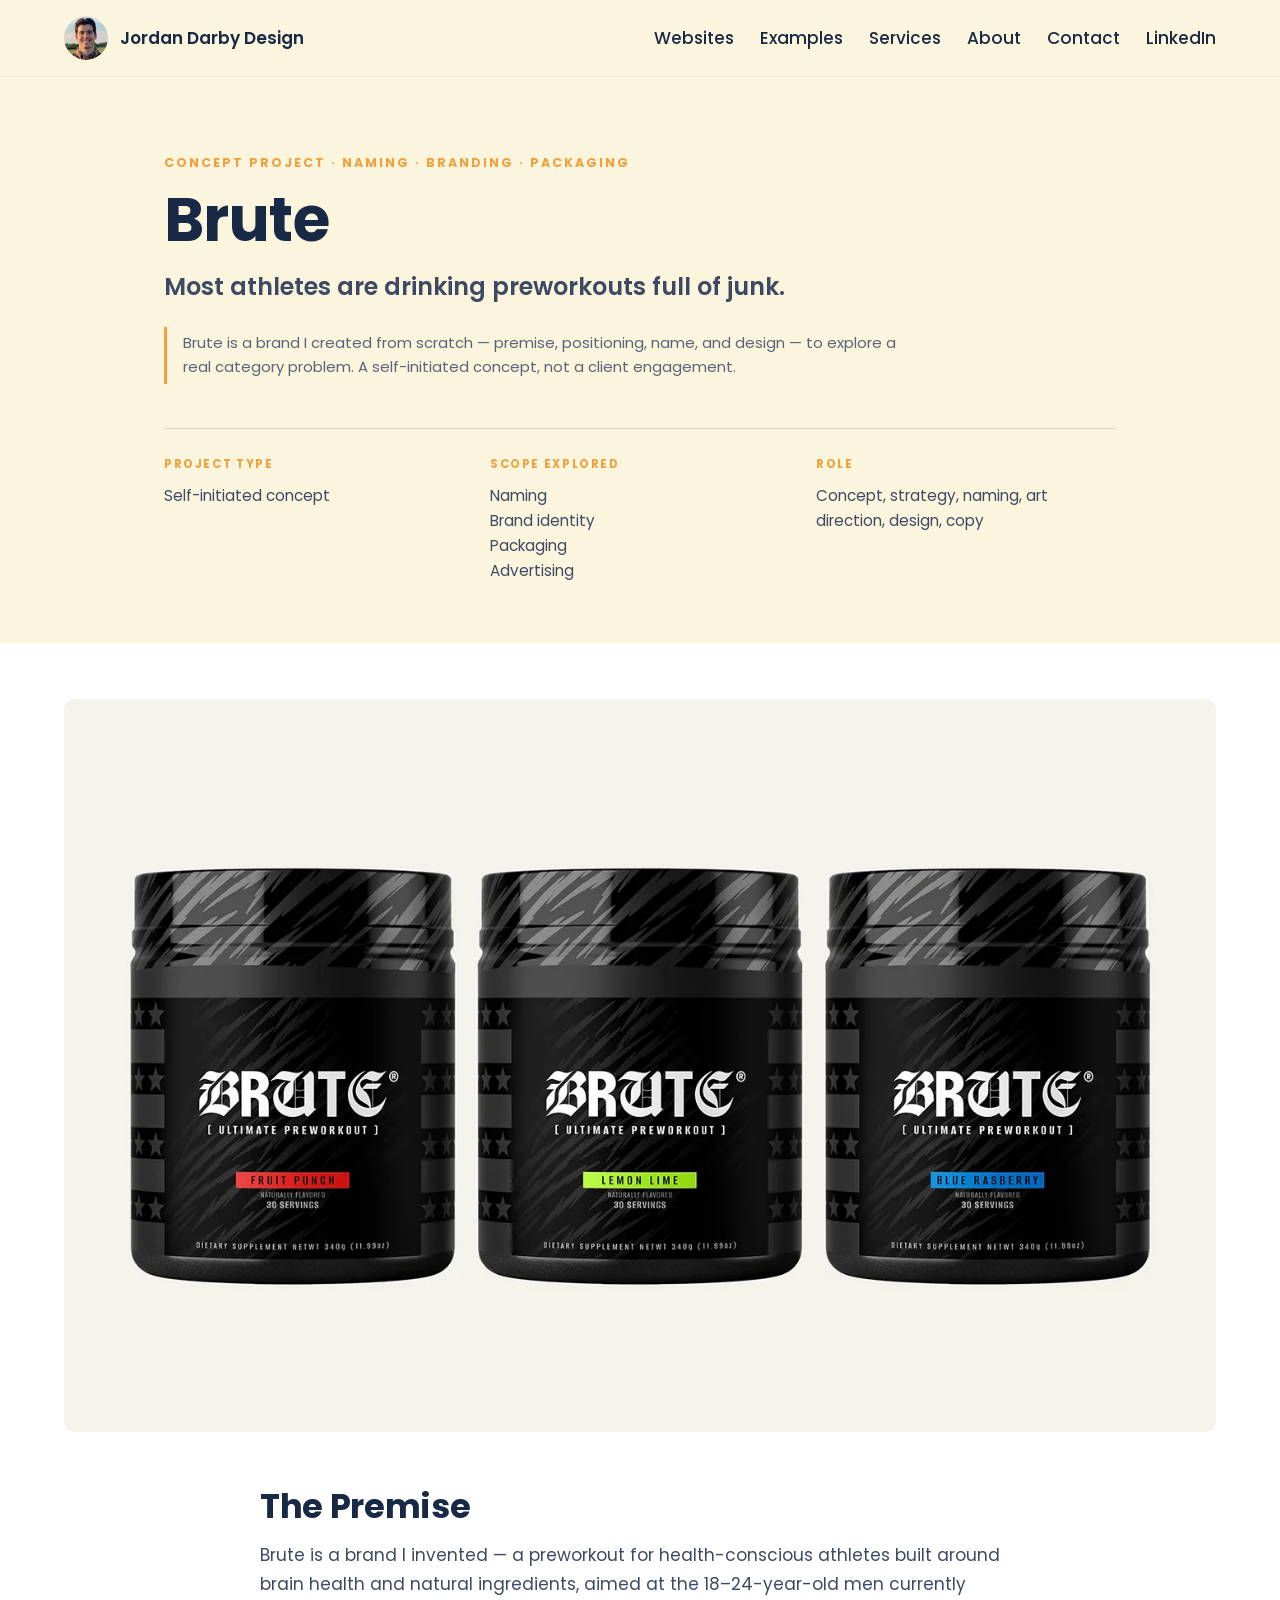
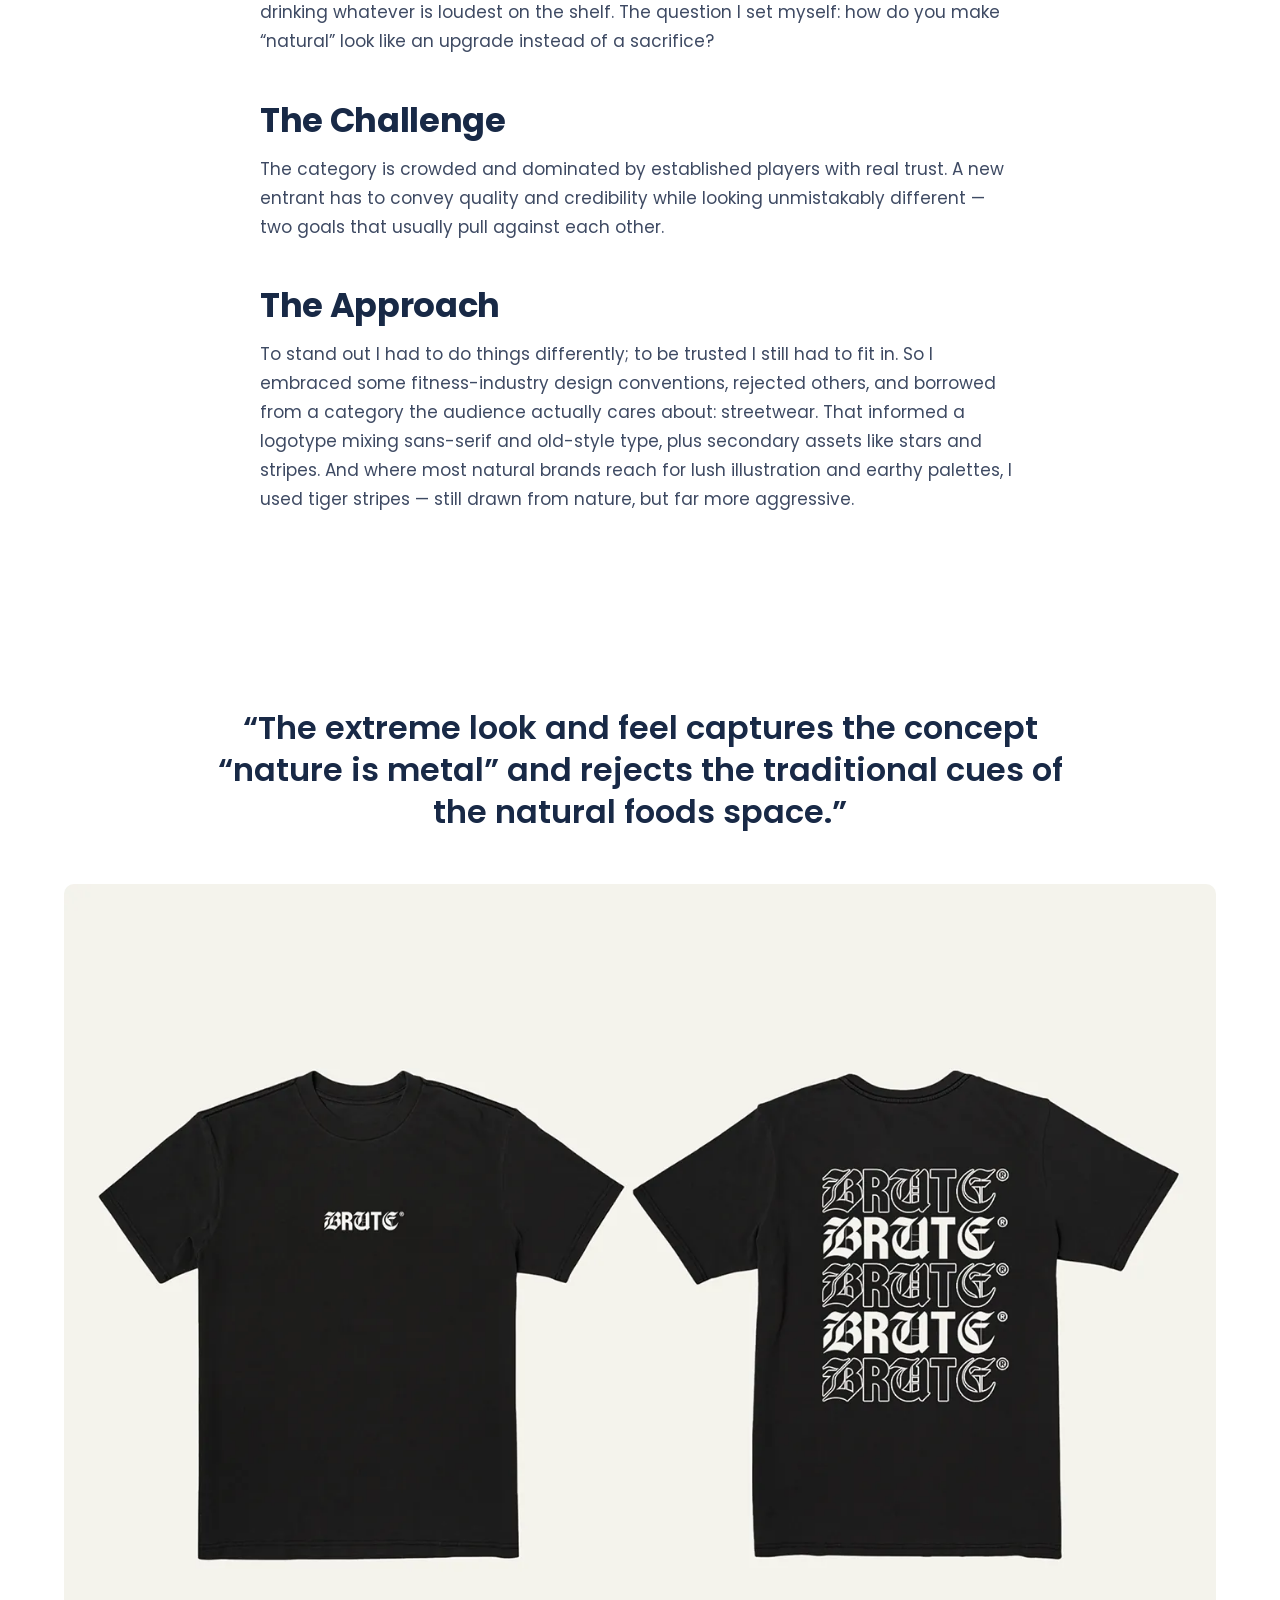
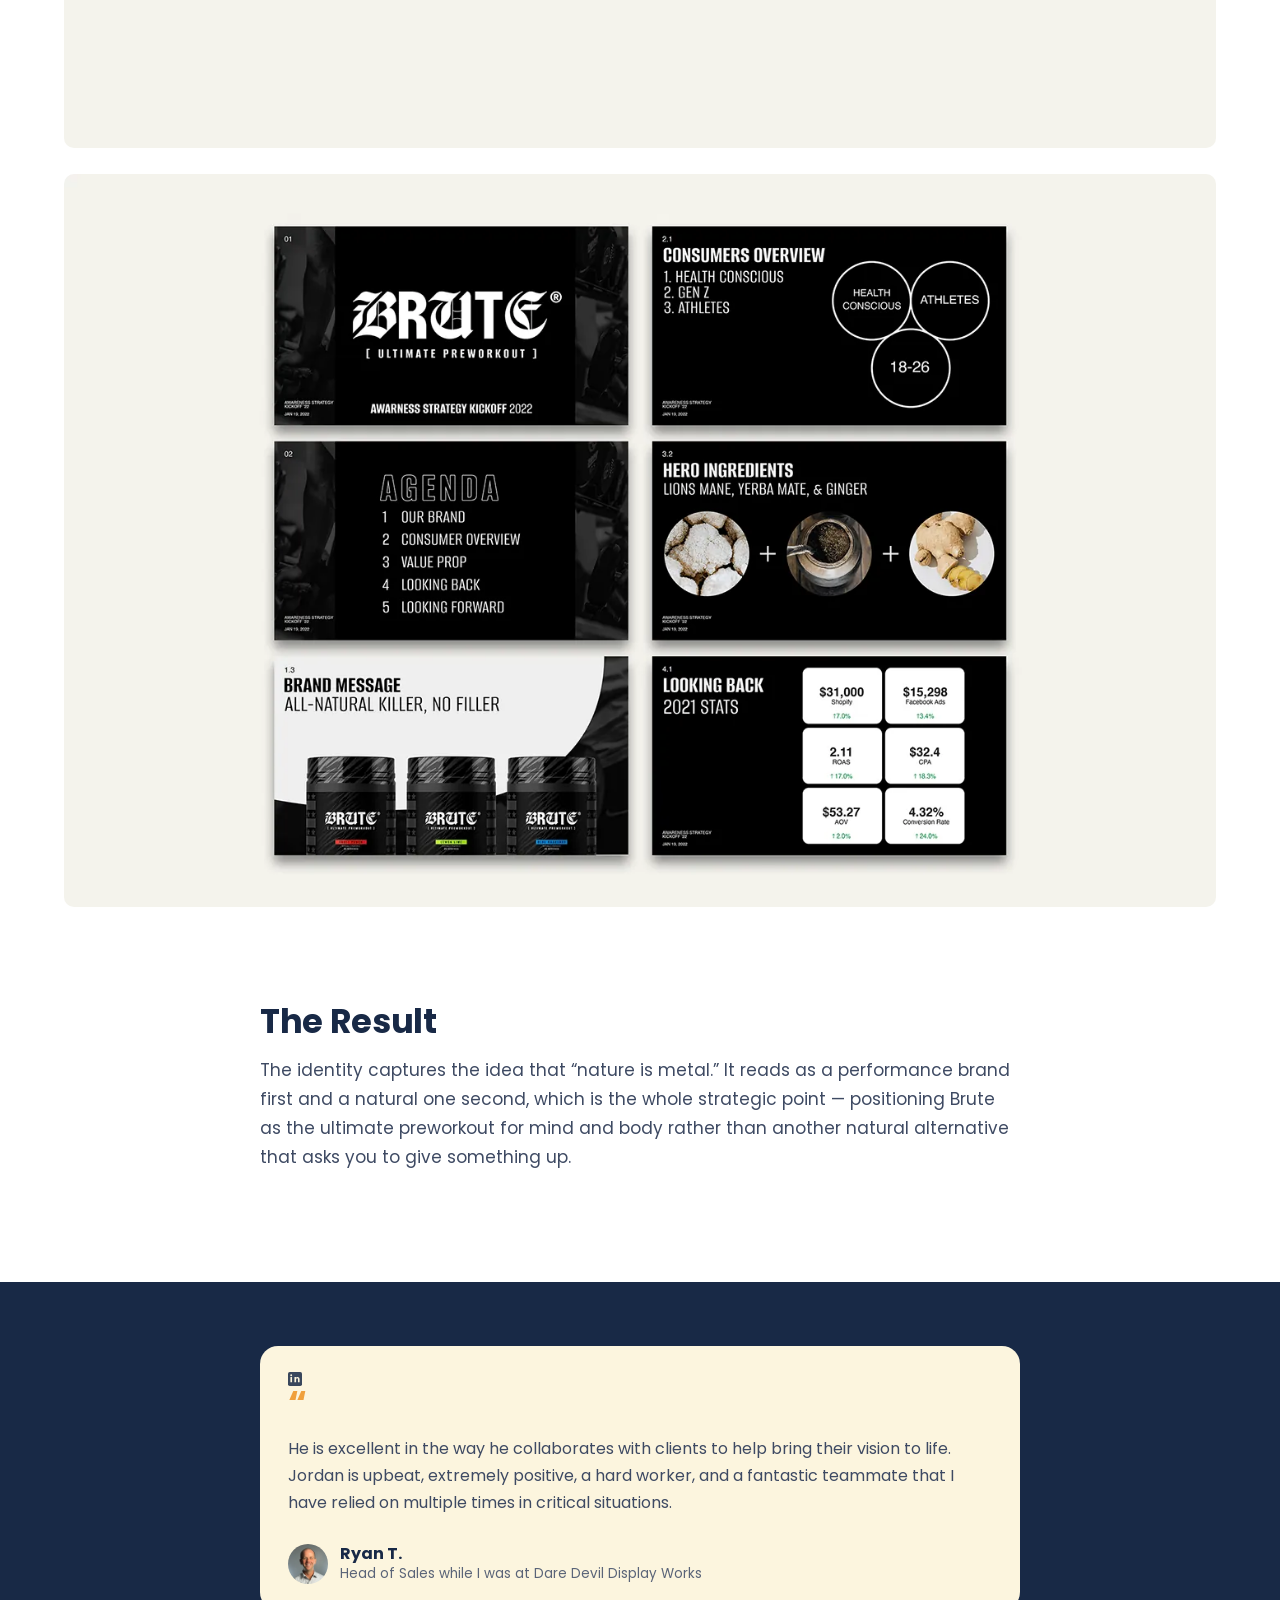
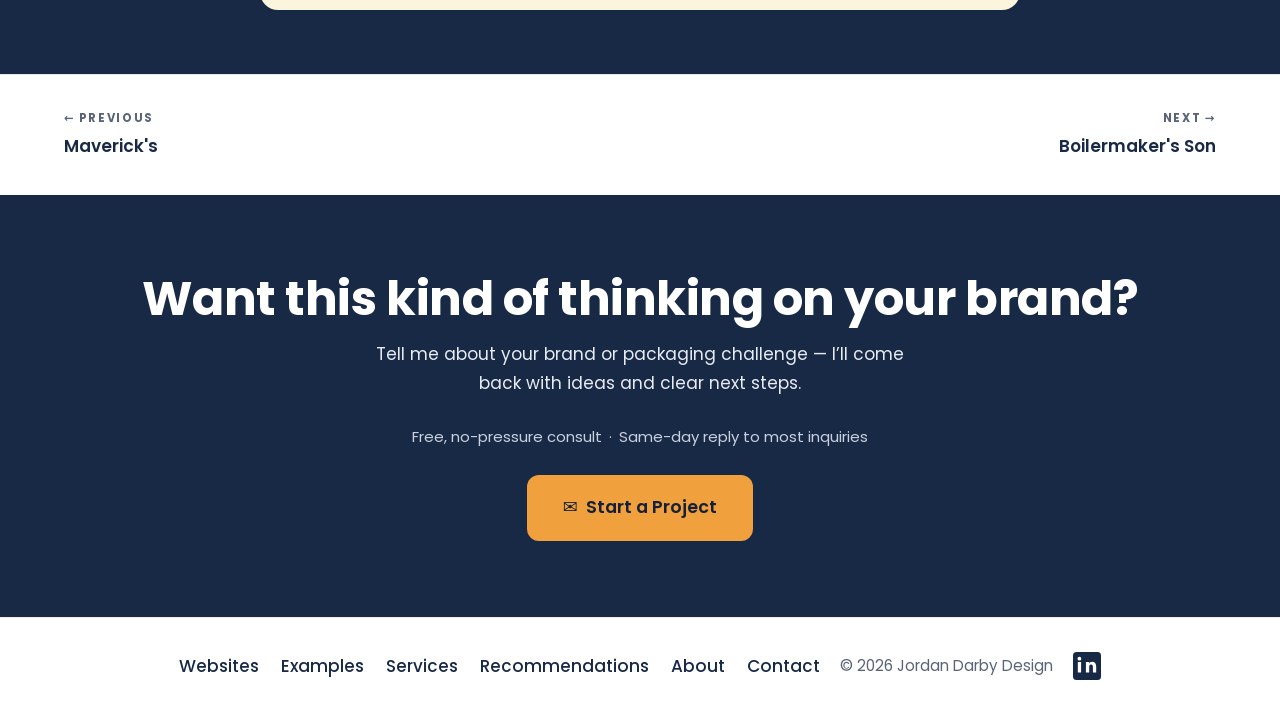
<file: work/brute.html>
<!DOCTYPE html>
<html lang="en">
<head>
<meta charset="UTF-8">
<meta name="robots" content="noindex,follow">
<meta name="viewport" content="width=device-width, initial-scale=1">
<title>Brute — Case Study | Jordan Darby Design</title>
<meta name="description" content="A self-initiated concept: a streetwear-informed identity for a natural preworkout built to stand out in a crowded category without reading as a compromise.">
<link rel="canonical" href="https://jordandarby.com/work/brute.html">
<meta property="og:title" content="Brute — Case Study | Jordan Darby Design">
<meta property="og:description" content="A self-initiated concept: a streetwear-informed identity for a natural preworkout built to stand out in a crowded category without reading as a compromise.">
<meta property="og:type" content="article">
<meta property="og:url" content="https://jordandarby.com/work/brute.html">
<meta property="og:image" content="https://jordandarby.com/images/case-studies/study-03-01.webp">
<meta name="twitter:card" content="summary_large_image">
<meta name="twitter:title" content="Brute — Case Study | Jordan Darby Design">
<meta name="twitter:description" content="A self-initiated concept: a streetwear-informed identity for a natural preworkout built to stand out in a crowded category without reading as a compromise.">
<meta name="twitter:image" content="https://jordandarby.com/images/case-studies/study-03-01.webp">
<link rel="icon" href="../images/favicon.png">
<!-- Self-hosted fonts (faces declared in css/style.css). Preloaded so they are
     in flight before the stylesheet parses. crossorigin is required even
     same-origin: font fetches are CORS-mode, and without it the preload does
     not match the real request and the file is fetched twice. -->
<script>
/* Wait for the fonts before the entrance runs. Added by script only, so a
   visitor without JS is never affected, and released either when the fonts
   report ready or after a short fixed wait — whichever lands first — so a slow
   or failed font can only delay the hero, never hide it.

   There is also a floor. With the fonts cached the ready signal comes back
   almost instantly, so the page snapped straight in and the arrival read as
   two different experiences depending on whether you had been here before.
   Holding briefly either way makes it one deliberate entrance. */
(function(){try{
  var h=document.documentElement,t0=Date.now(),MIN=300;
  h.classList.add('fonts-pending');
  var go=function(){h.classList.remove('fonts-pending');};
  var hold=function(){setTimeout(go,Math.max(0,MIN-(Date.now()-t0)));};
  if(document.fonts&&document.fonts.ready&&document.fonts.ready.then){
    document.fonts.ready.then(hold).catch(hold);
    setTimeout(go,900);
  }else{hold();}
}catch(_){}})();
</script>
<link rel="preload" as="font" type="font/woff2" crossorigin href="../fonts/poppins-400-latin.woff2">
<link rel="preload" as="font" type="font/woff2" crossorigin href="../fonts/poppins-600-latin.woff2">
<link rel="preload" as="font" type="font/woff2" crossorigin href="../fonts/poppins-700-latin.woff2">
<link rel="preload" as="font" type="font/woff2" crossorigin href="../fonts/poppins-500-latin.woff2">
<link rel="stylesheet" href="../css/style.css?v=153">
<link rel="stylesheet" href="../css/redesign.css?v=153">
<link rel="stylesheet" href="../css/motion.css?v=153">
<noscript><style>.reveal{opacity:1;transform:none}</style></noscript>
</head>
<body>
<div class="scroll-bar" aria-hidden="true"></div>
<header class="nav">
  <div class="wrap">
    <a class="nav-brand" href="/"><img src="../images/favicon.png" alt="Jordan Darby headshot logo">Jordan Darby Design</a>
    <a class="nav-li" href="https://www.linkedin.com/in/jordan-darby-design/" aria-label="LinkedIn" target="_blank" rel="noopener"><svg width="26" height="26" viewBox="0 0 24 24" xmlns="http://www.w3.org/2000/svg" aria-hidden="true"><rect width="24" height="24" rx="3" fill="#182946"/><path d="M6.94 8.5v9.06H4.13V8.5h2.81ZM7.13 5.69a1.63 1.63 0 1 1-3.26 0 1.63 1.63 0 0 1 3.26 0ZM19.87 12.4v5.16h-2.8v-4.84c0-1.22-.44-2.05-1.53-2.05-.83 0-1.33.56-1.55 1.1-.08.2-.1.47-.1.74v5.05h-2.81s.04-8.2 0-9.06h2.8v1.29c.38-.58 1.05-1.4 2.55-1.4 1.86 0 3.44 1.22 3.44 4.01Z" fill="#FCF5DE"/></svg></a>
    <button class="nav-toggle" aria-label="Open menu" aria-expanded="false"><span class="bars" aria-hidden="true"><i></i><i></i><i></i></span></button>
    <ul class="nav-links">
      <li><a href="/#websites">Websites</a></li>
      <li><a href="/#examples">Examples</a></li>
      <li><a href="/#services">Services</a></li>
      <li><a href="/#about">About</a></li>
      <li><a href="/#contact">Contact</a></li>
      <li class="nav-social"><a href="https://www.linkedin.com/in/jordan-darby-design/" target="_blank" rel="noopener">LinkedIn</a></li>
    </ul>
  </div>
</header>

<article>
  <header class="cs-hero">
    <div class="wrap">
      <span class="eyebrow">Concept Project · Naming · Branding · Packaging</span>
      <h1>Brute</h1>
      <p class="cs-tagline">Most athletes are drinking preworkouts full of junk.</p>
      <p class="cs-note">Brute is a brand I created from scratch — premise, positioning, name, and design — to explore a real category problem. A self-initiated concept, not a client engagement.</p>
      <dl class="cs-meta">
        <div><dt>Project type</dt><dd>Self-initiated concept</dd></div>
        <div><dt>Scope explored</dt><dd><ul style="list-style:none"><li>Naming</li><li>Brand identity</li><li>Packaging</li><li>Advertising</li></ul></dd></div>
        <div><dt>Role</dt><dd>Concept, strategy, naming, art direction, design, copy</dd></div>
      </dl>
    </div>
  </header>

  <section class="section" style="padding-top:56px">
    <div class="wrap">
      <div class="cs-figs" style="margin-bottom:56px">
        <figure class="reveal"><img src="../images/case-studies/study-03-01.webp" alt="Brute concept: Ultimate Preworkout brand identity and packaging"></figure>
      </div>
      <div class="cs-body">
        <div class="cs-block reveal"><h2>The Premise</h2><p>Brute is a brand I invented — a preworkout for health-conscious athletes built around brain health and natural ingredients, aimed at the 18–24-year-old men currently drinking whatever is loudest on the shelf. The question I set myself: how do you make “natural” look like an upgrade instead of a sacrifice?</p></div>
        <div class="cs-block reveal"><h2>The Challenge</h2><p>The category is crowded and dominated by established players with real trust. A new entrant has to convey quality and credibility while looking unmistakably different — two goals that usually pull against each other.</p></div>
        <div class="cs-block reveal"><h2>The Approach</h2><p>To stand out I had to do things differently; to be trusted I still had to fit in. So I embraced some fitness-industry design conventions, rejected others, and borrowed from a category the audience actually cares about: streetwear. That informed a logotype mixing sans-serif and old-style type, plus secondary assets like stars and stripes. And where most natural brands reach for lush illustration and earthy palettes, I used tiger stripes — still drawn from nature, but far more aggressive.</p></div>
      </div>
    </div>
  </section>

  <section class="section" style="padding-top:0">
    <div class="wrap">
    <div class="cs-quote reveal"><p>“The extreme look and feel captures the concept “nature is metal” and rejects the traditional cues of the natural foods space.”</p></div>

    <div class="cs-figs">
      <figure class="reveal"><img src="../images/case-studies/study-03-02.webp" alt="Brute concept: Ultimate Preworkout brand identity and packaging (2)" loading="lazy"></figure>
      <figure class="reveal"><img src="../images/case-studies/study-03-03.webp" alt="Brute concept: Ultimate Preworkout brand identity and packaging (3)" loading="lazy"></figure>
    </div>
    </div>
  </section>

  <section class="section" style="padding-top:0">
    <div class="wrap"><div class="cs-body">
      <div class="cs-block reveal" style="margin-bottom:0"><h2>The Result</h2><p>The identity captures the idea that “nature is metal.” It reads as a performance brand first and a natural one second, which is the whole strategic point — positioning Brute as the ultimate preworkout for mind and body rather than another natural alternative that asks you to give something up.</p></div>
    </div></div>
  </section>

  <section class="section testimonials" style="padding:64px 0">
    <div class="wrap">
      <div class="cards" style="grid-template-columns:1fr;max-width:760px;margin:0 auto">
        <div class="card reveal">
          <span class="card-li" aria-label="Recommendation from LinkedIn" title="Recommendation from LinkedIn"><svg width="22" height="22" viewBox="0 0 24 24" xmlns="http://www.w3.org/2000/svg"><rect width="24" height="24" rx="3" fill="#0A66C2"/><path d="M6.94 8.5v9.06H4.13V8.5h2.81ZM7.13 5.69a1.63 1.63 0 1 1-3.26 0 1.63 1.63 0 0 1 3.26 0ZM19.87 12.4v5.16h-2.8v-4.84c0-1.22-.44-2.05-1.53-2.05-.83 0-1.33.56-1.55 1.1-.08.2-.1.47-.1.74v5.05h-2.81s.04-8.2 0-9.06h2.8v1.29c.38-.58 1.05-1.4 2.55-1.4 1.86 0 3.44 1.22 3.44 4.01Z" fill="#fff"/></svg></span>
          <div class="quote-mark">&#8220;</div>
          <p>He is excellent in the way he collaborates with clients to help bring their vision to life. Jordan is upbeat, extremely positive, a hard worker, and a fantastic teammate that I have relied on multiple times in critical situations.</p>
          <div class="card-person"><img src="../images/testimonial-02.webp" alt="Ryan T." loading="lazy"><div><h4>Ryan T.</h4><small>Head of Sales while I was at Dare Devil Display Works</small></div></div>
        </div>
      </div>
    </div>
  </section>

  <nav class="cs-nav">
    <div class="wrap">
      <a href="mavericks.html"><span>← Previous</span>Maverick&#x27;s</a>
      <a href="boilermakers-son.html" style="text-align:right"><span>Next →</span>Boilermaker&#x27;s Son</a>
    </div>
  </nav>

  <section class="cs-cta">
    <div class="wrap">
      <h2>Want this kind of thinking on your brand?</h2>
      <p>Tell me about your brand or packaging challenge — I’ll come back with ideas and clear next steps.</p>
      <p style="color:#c9d0de;font-size:.93rem;margin-bottom:26px">Free, no-pressure consult&ensp;·&ensp;Same-day reply to most inquiries</p>
      <a class="btn btn-orange btn-lg" href="/#contact">&#9993;&ensp;Start a Project</a>
    </div>
  </section>
</article>

<footer>
  <div class="wrap">
    <ul>
      <li><a href="/#websites">Websites</a></li>
      <li><a href="/#examples">Examples</a></li>
      <li><a href="/#services">Services</a></li>
      <li><a href="/#recommendations">Recommendations</a></li>
      <li><a href="/#about">About</a></li>
      <li><a href="/#contact">Contact</a></li>
    </ul>
    <span class="copy">&copy; 2026 Jordan Darby Design</span>
    <a class="fa-linkedin" href="https://www.linkedin.com/in/jordan-darby-design/" aria-label="LinkedIn" target="_blank" rel="noopener"><svg width="28" height="28" viewBox="0 0 24 24" xmlns="http://www.w3.org/2000/svg"><rect width="24" height="24" rx="3" fill="#182946"/><path d="M6.94 8.5v9.06H4.13V8.5h2.81ZM7.13 5.69a1.63 1.63 0 1 1-3.26 0 1.63 1.63 0 0 1 3.26 0ZM19.87 12.4v5.16h-2.8v-4.84c0-1.22-.44-2.05-1.53-2.05-.83 0-1.33.56-1.55 1.1-.08.2-.1.47-.1.74v5.05h-2.81s.04-8.2 0-9.06h2.8v1.29c.38-.58 1.05-1.4 2.55-1.4 1.86 0 3.44 1.22 3.44 4.01Z" fill="#fff"/></svg></a>
  </div>
</footer>
<script src="../js/main.js?v=153"></script>
<script src="../js/motion.js?v=153" defer></script>
</body>
</html>
</file>
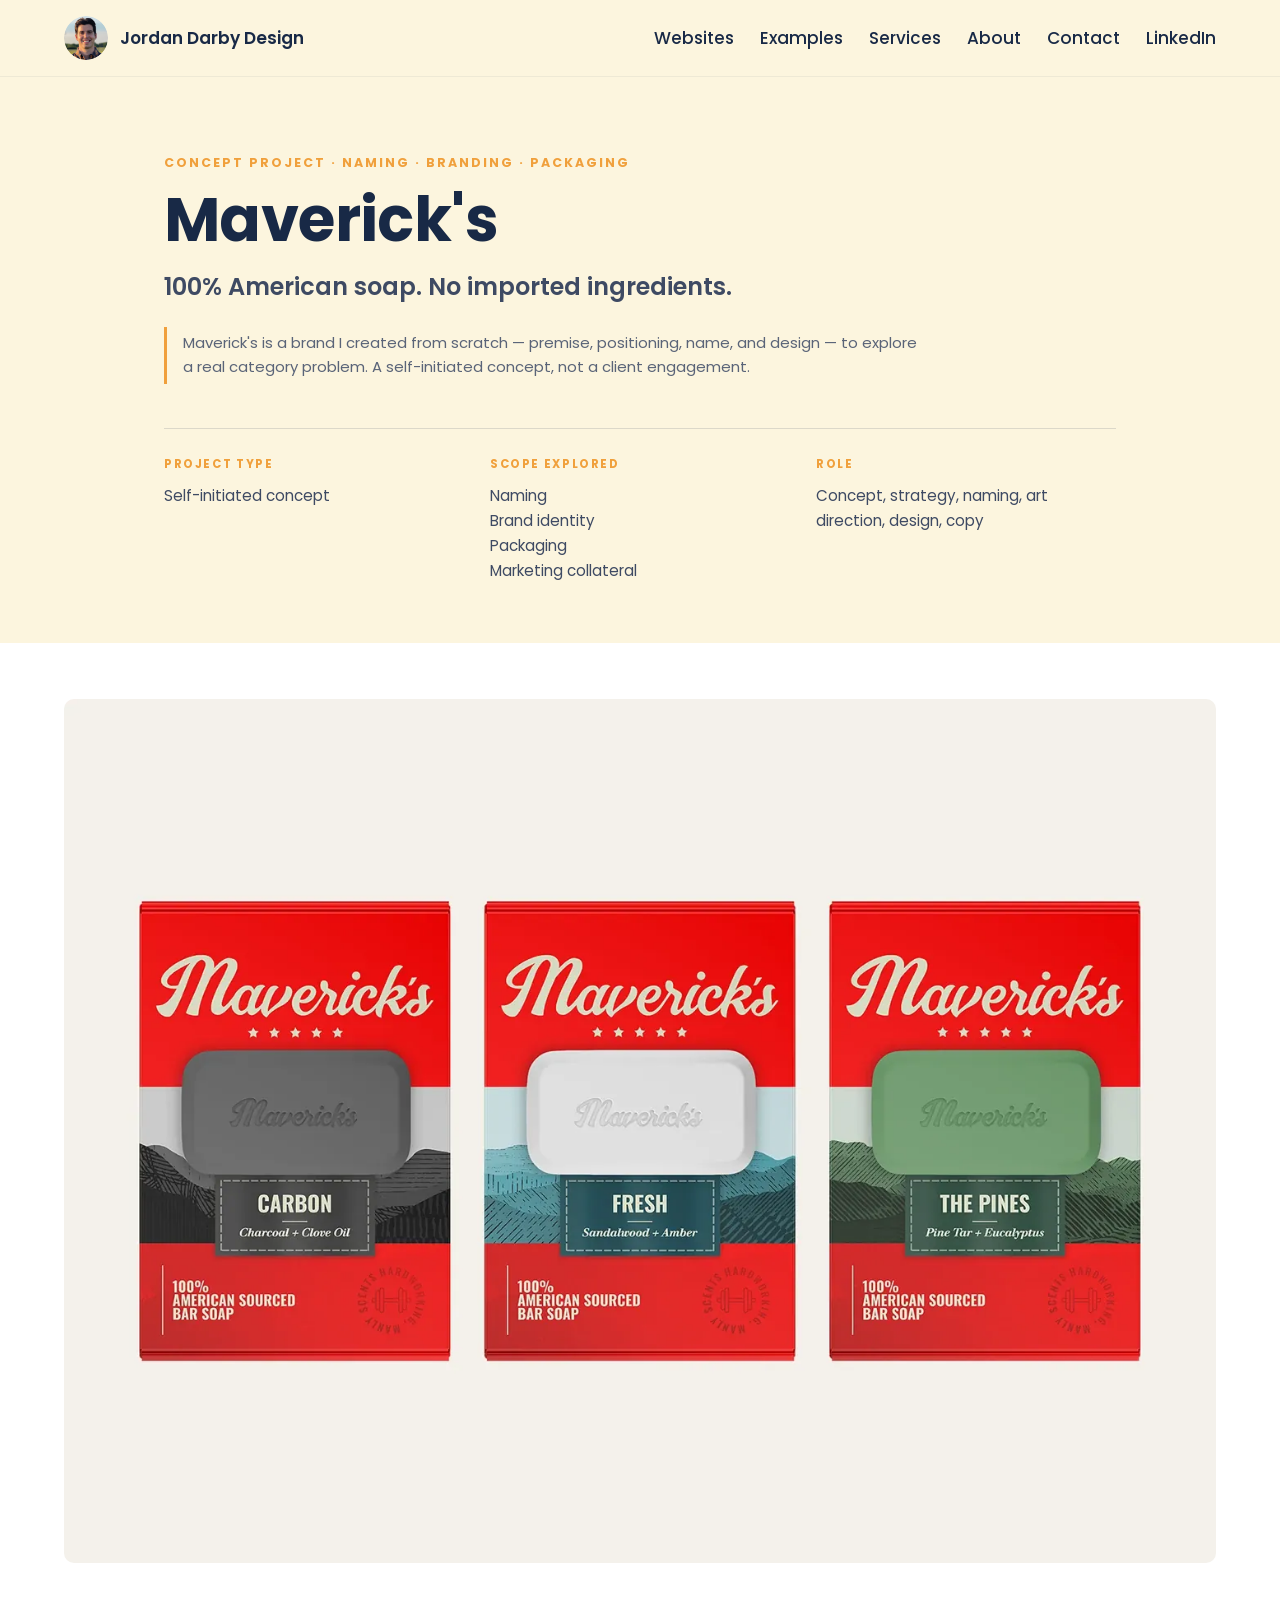
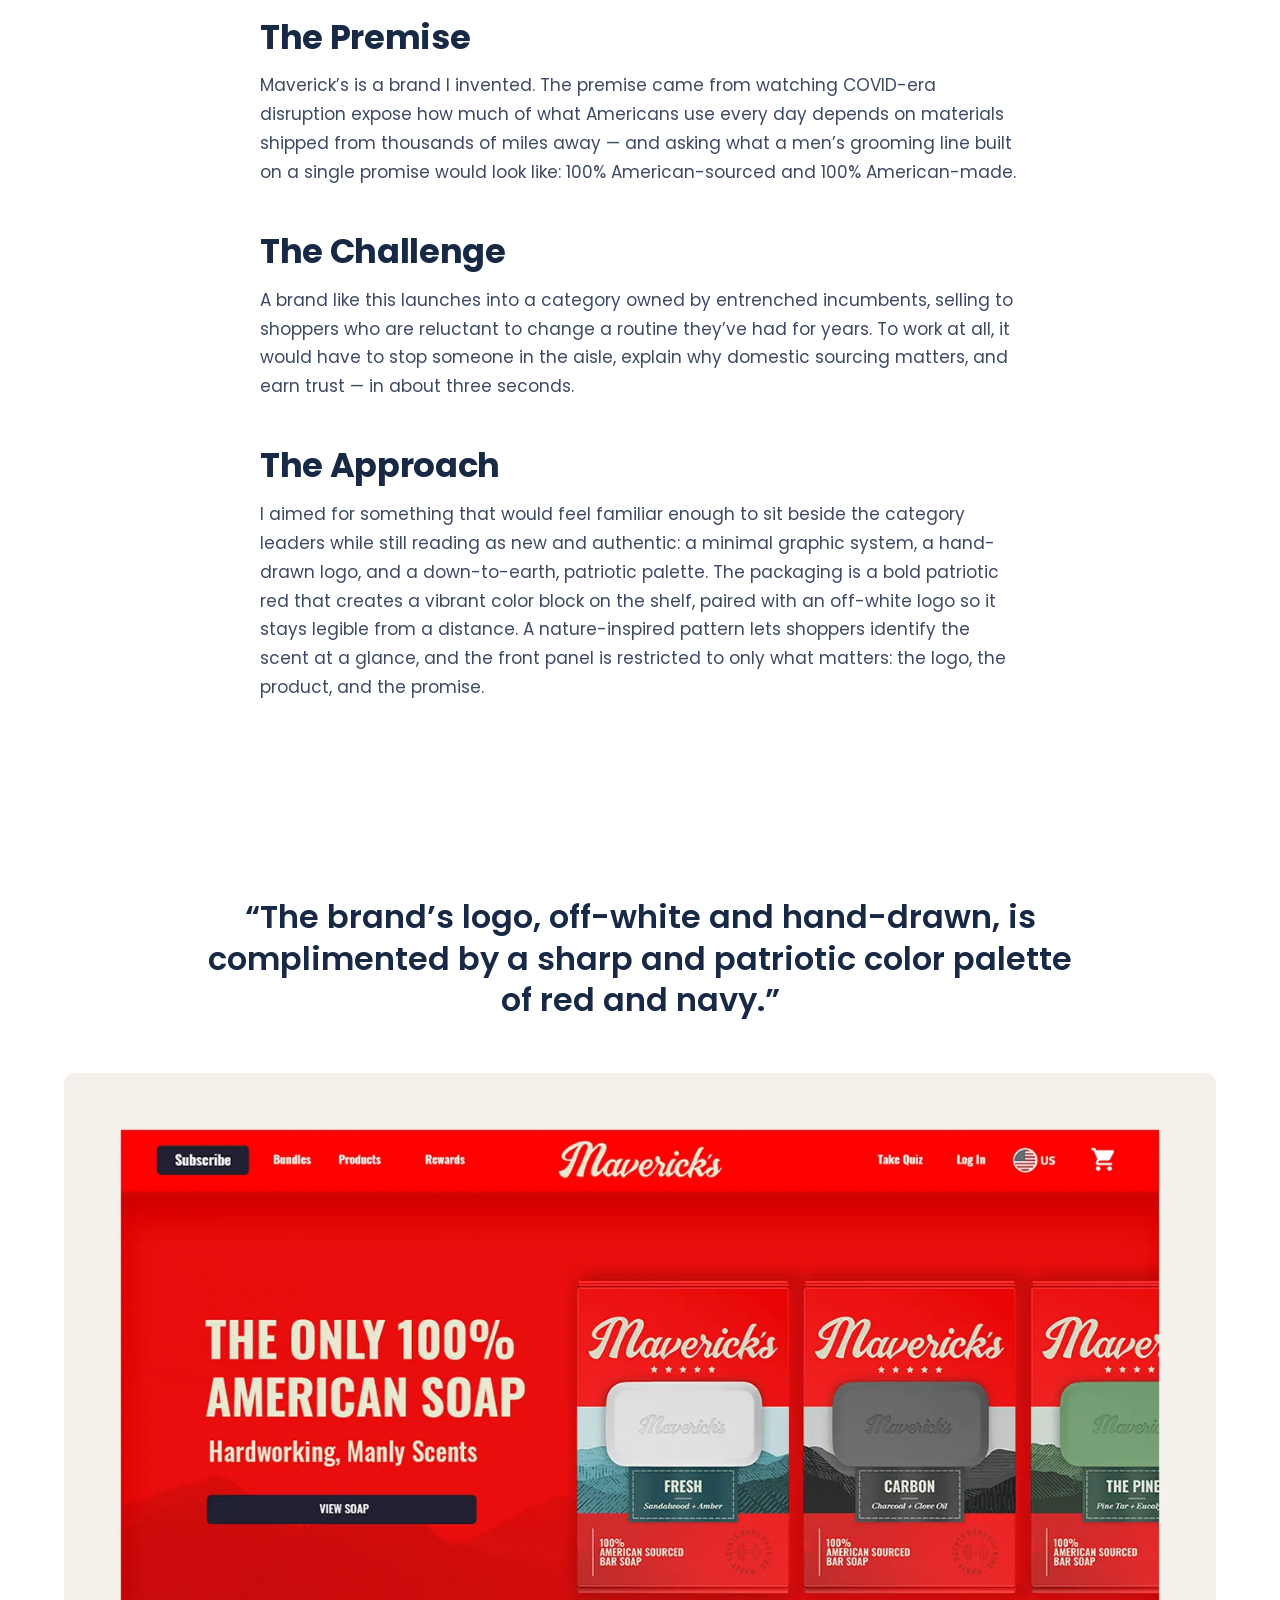
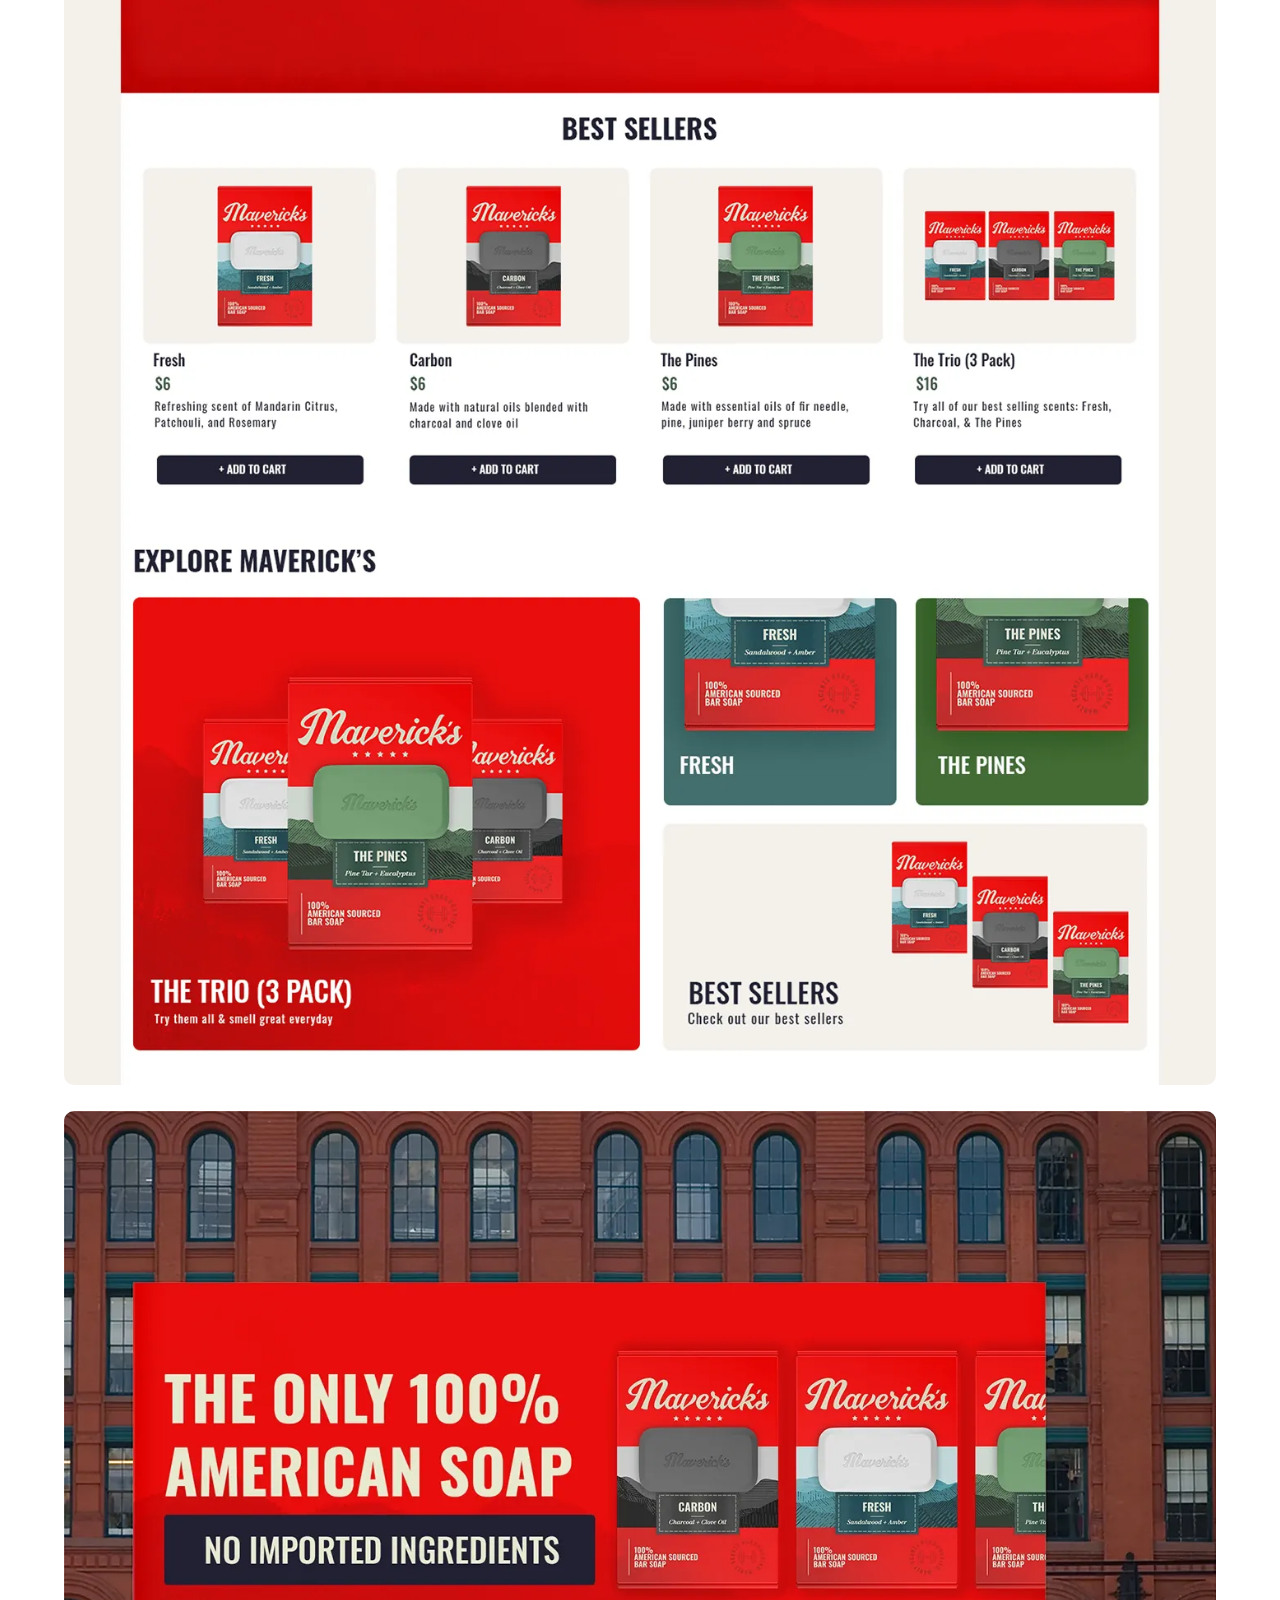
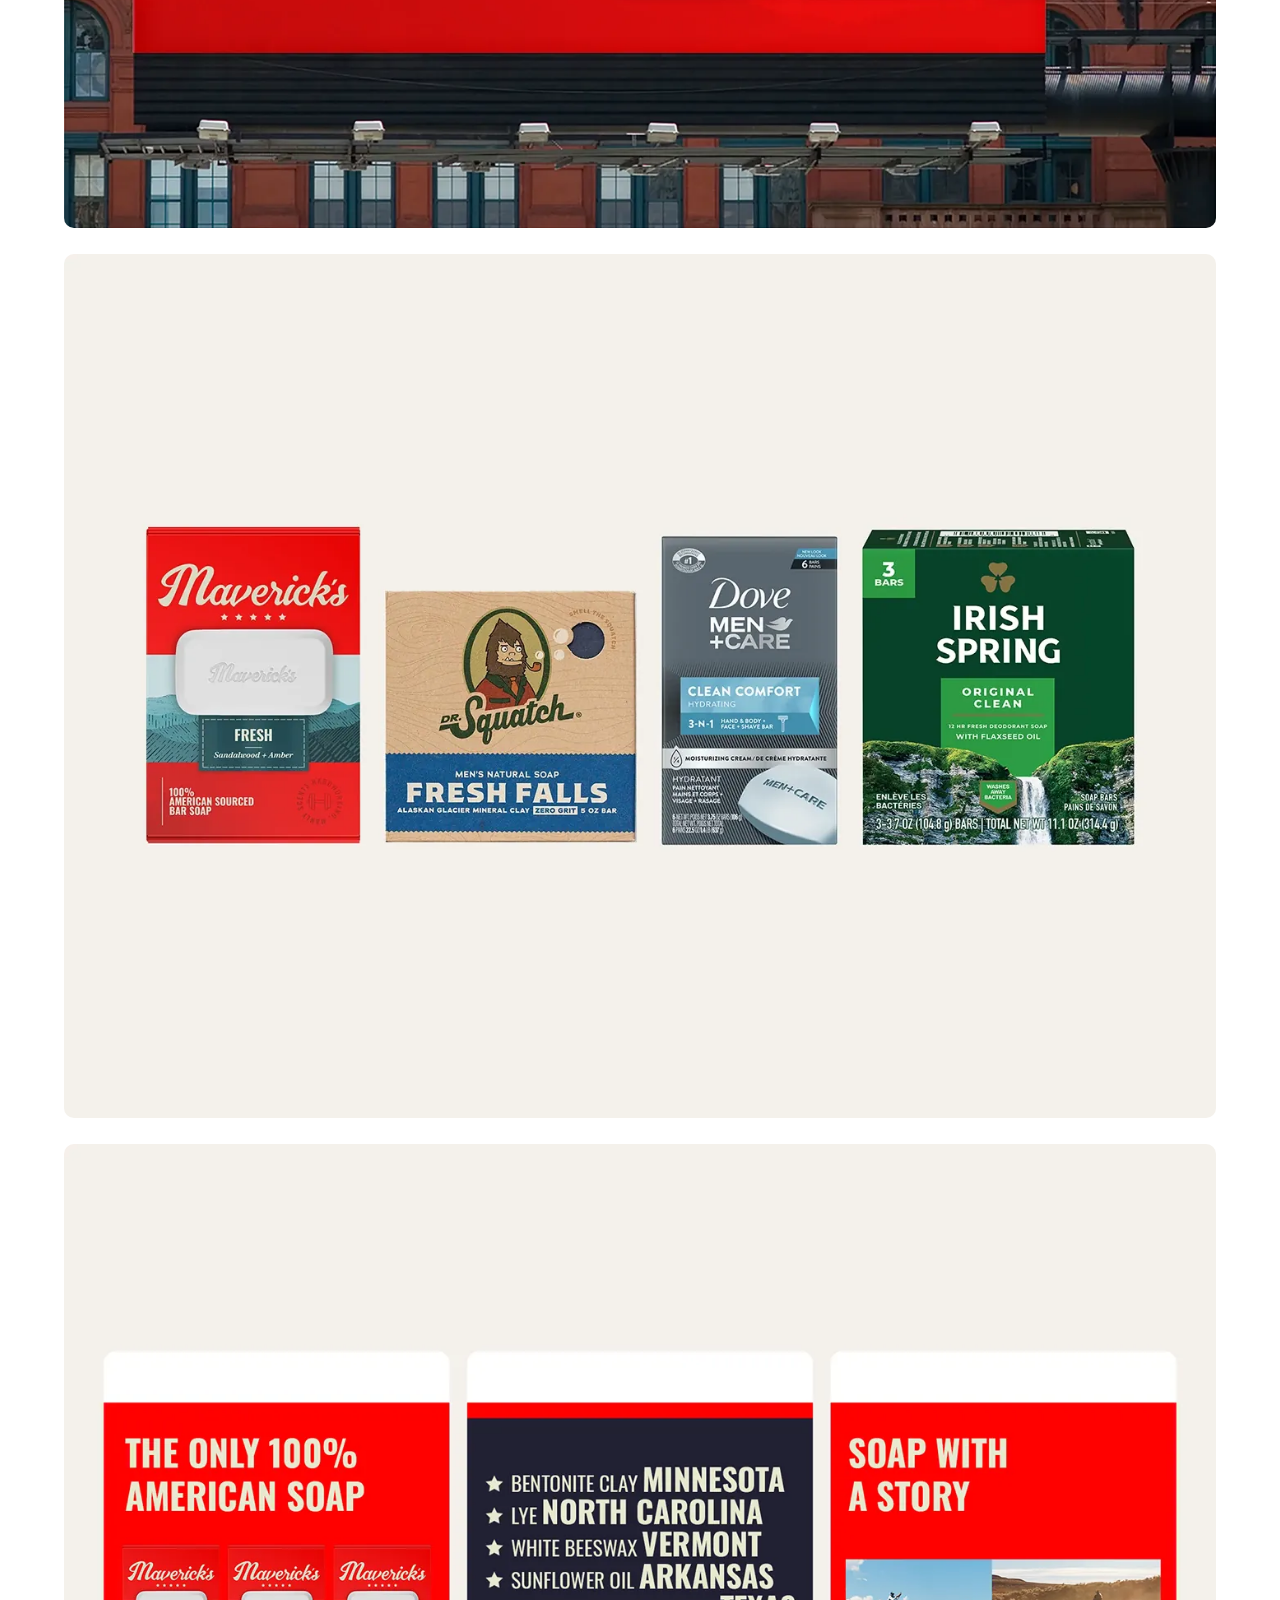
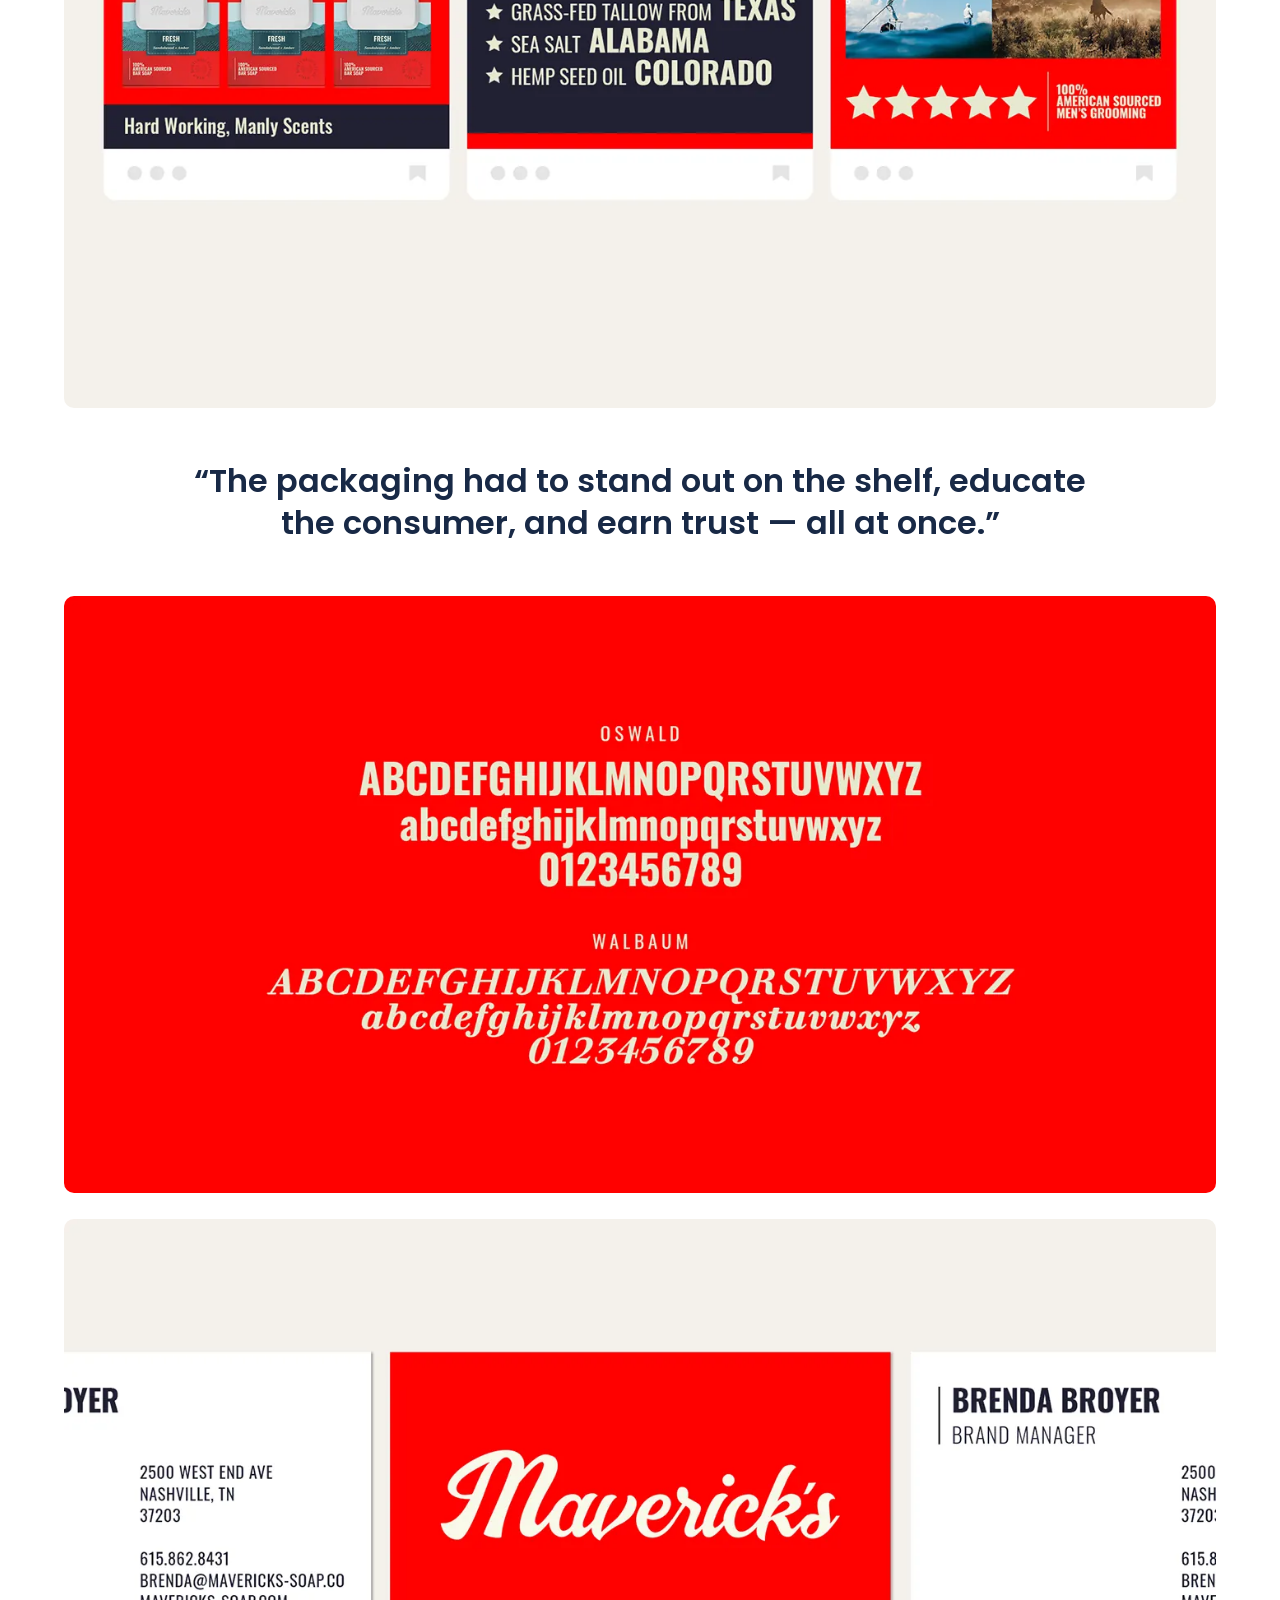
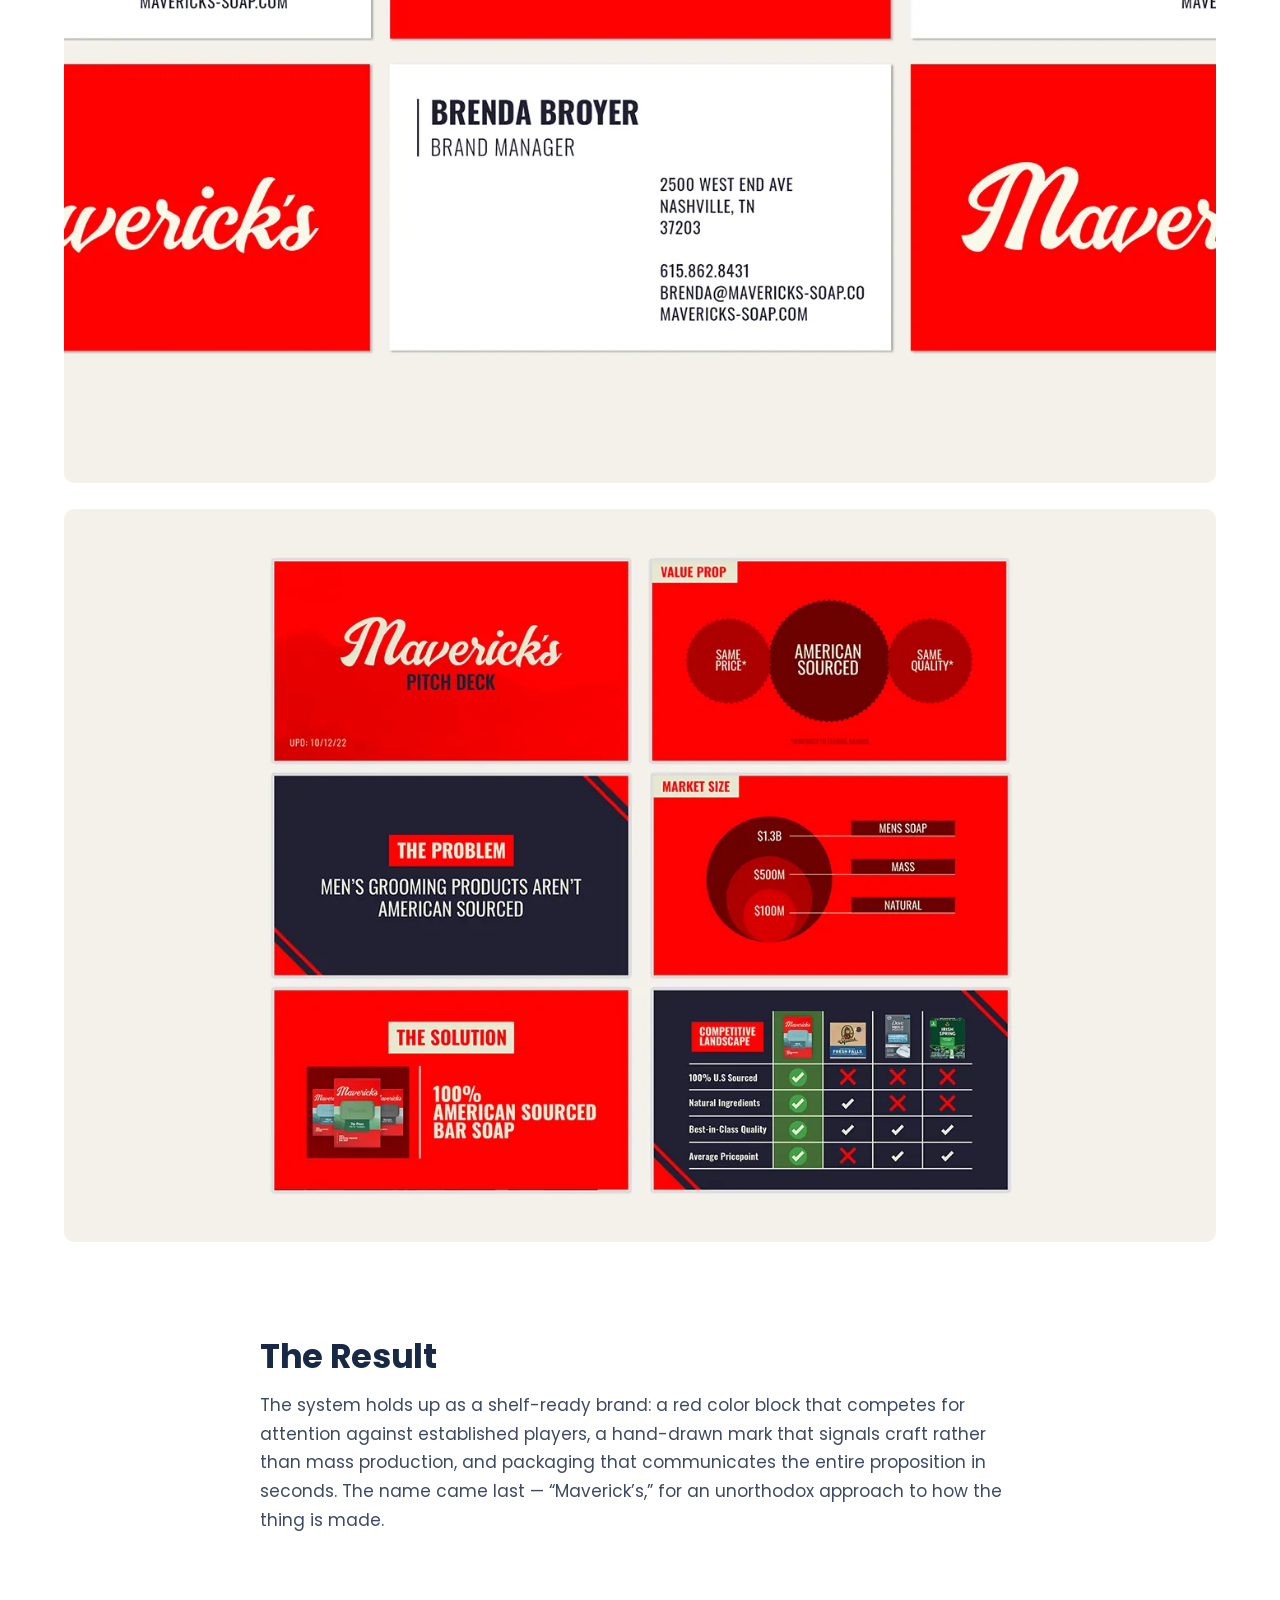
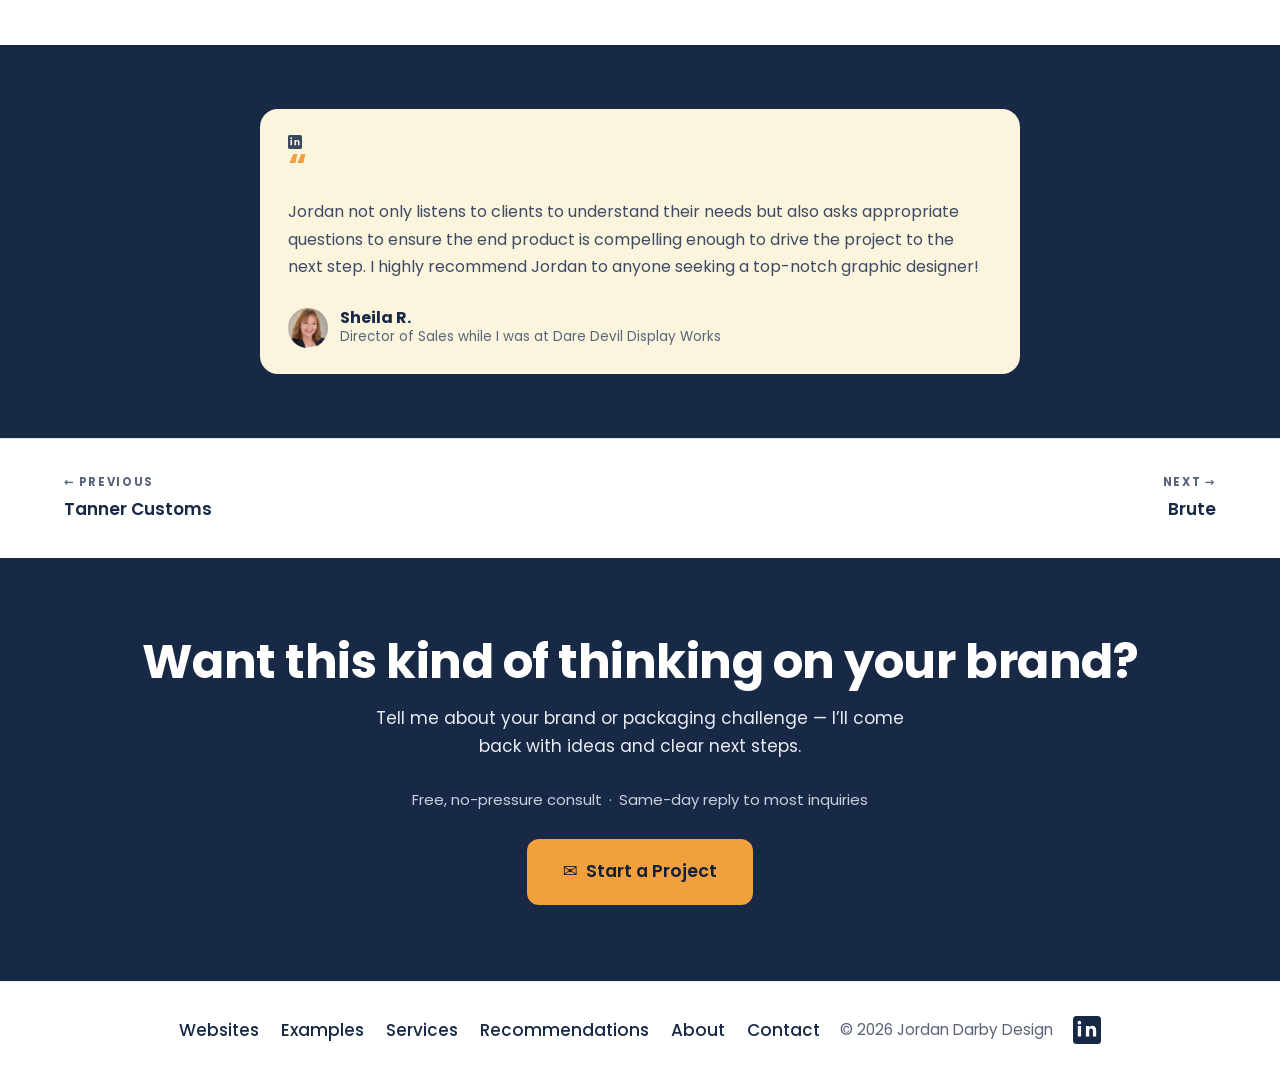
<file: work/mavericks.html>
<!DOCTYPE html>
<html lang="en">
<head>
<meta charset="UTF-8">
<meta name="robots" content="noindex,follow">
<meta name="viewport" content="width=device-width, initial-scale=1">
<title>Maverick&#x27;s — Case Study | Jordan Darby Design</title>
<meta name="description" content="A self-initiated concept: inventing a men’s grooming brand built entirely on American sourcing, designed to stand out on a crowded shelf and earn trust fast.">
<link rel="canonical" href="https://jordandarby.com/work/mavericks.html">
<meta property="og:title" content="Maverick&#x27;s — Case Study | Jordan Darby Design">
<meta property="og:description" content="A self-initiated concept: inventing a men’s grooming brand built entirely on American sourcing, designed to stand out on a crowded shelf and earn trust fast.">
<meta property="og:type" content="article">
<meta property="og:url" content="https://jordandarby.com/work/mavericks.html">
<meta property="og:image" content="https://jordandarby.com/images/case-studies/study-04-01.webp">
<meta name="twitter:card" content="summary_large_image">
<meta name="twitter:title" content="Maverick&#x27;s — Case Study | Jordan Darby Design">
<meta name="twitter:description" content="A self-initiated concept: inventing a men’s grooming brand built entirely on American sourcing, designed to stand out on a crowded shelf and earn trust fast.">
<meta name="twitter:image" content="https://jordandarby.com/images/case-studies/study-04-01.webp">
<link rel="icon" href="../images/favicon.png">
<!-- Self-hosted fonts (faces declared in css/style.css). Preloaded so they are
     in flight before the stylesheet parses. crossorigin is required even
     same-origin: font fetches are CORS-mode, and without it the preload does
     not match the real request and the file is fetched twice. -->
<script>
/* Wait for the fonts before the entrance runs. Added by script only, so a
   visitor without JS is never affected, and released either when the fonts
   report ready or after a short fixed wait — whichever lands first — so a slow
   or failed font can only delay the hero, never hide it.

   There is also a floor. With the fonts cached the ready signal comes back
   almost instantly, so the page snapped straight in and the arrival read as
   two different experiences depending on whether you had been here before.
   Holding briefly either way makes it one deliberate entrance. */
(function(){try{
  var h=document.documentElement,t0=Date.now(),MIN=300;
  h.classList.add('fonts-pending');
  var go=function(){h.classList.remove('fonts-pending');};
  var hold=function(){setTimeout(go,Math.max(0,MIN-(Date.now()-t0)));};
  if(document.fonts&&document.fonts.ready&&document.fonts.ready.then){
    document.fonts.ready.then(hold).catch(hold);
    setTimeout(go,900);
  }else{hold();}
}catch(_){}})();
</script>
<link rel="preload" as="font" type="font/woff2" crossorigin href="../fonts/poppins-400-latin.woff2">
<link rel="preload" as="font" type="font/woff2" crossorigin href="../fonts/poppins-600-latin.woff2">
<link rel="preload" as="font" type="font/woff2" crossorigin href="../fonts/poppins-700-latin.woff2">
<link rel="preload" as="font" type="font/woff2" crossorigin href="../fonts/poppins-500-latin.woff2">
<link rel="stylesheet" href="../css/style.css?v=153">
<link rel="stylesheet" href="../css/redesign.css?v=153">
<link rel="stylesheet" href="../css/motion.css?v=153">
<noscript><style>.reveal{opacity:1;transform:none}</style></noscript>
</head>
<body>
<div class="scroll-bar" aria-hidden="true"></div>
<header class="nav">
  <div class="wrap">
    <a class="nav-brand" href="/"><img src="../images/favicon.png" alt="Jordan Darby headshot logo">Jordan Darby Design</a>
    <a class="nav-li" href="https://www.linkedin.com/in/jordan-darby-design/" aria-label="LinkedIn" target="_blank" rel="noopener"><svg width="26" height="26" viewBox="0 0 24 24" xmlns="http://www.w3.org/2000/svg" aria-hidden="true"><rect width="24" height="24" rx="3" fill="#182946"/><path d="M6.94 8.5v9.06H4.13V8.5h2.81ZM7.13 5.69a1.63 1.63 0 1 1-3.26 0 1.63 1.63 0 0 1 3.26 0ZM19.87 12.4v5.16h-2.8v-4.84c0-1.22-.44-2.05-1.53-2.05-.83 0-1.33.56-1.55 1.1-.08.2-.1.47-.1.74v5.05h-2.81s.04-8.2 0-9.06h2.8v1.29c.38-.58 1.05-1.4 2.55-1.4 1.86 0 3.44 1.22 3.44 4.01Z" fill="#FCF5DE"/></svg></a>
    <button class="nav-toggle" aria-label="Open menu" aria-expanded="false"><span class="bars" aria-hidden="true"><i></i><i></i><i></i></span></button>
    <ul class="nav-links">
      <li><a href="/#websites">Websites</a></li>
      <li><a href="/#examples">Examples</a></li>
      <li><a href="/#services">Services</a></li>
      <li><a href="/#about">About</a></li>
      <li><a href="/#contact">Contact</a></li>
      <li class="nav-social"><a href="https://www.linkedin.com/in/jordan-darby-design/" target="_blank" rel="noopener">LinkedIn</a></li>
    </ul>
  </div>
</header>

<article>
  <header class="cs-hero">
    <div class="wrap">
      <span class="eyebrow">Concept Project · Naming · Branding · Packaging</span>
      <h1>Maverick&#x27;s</h1>
      <p class="cs-tagline">100% American soap. No imported ingredients.</p>
      <p class="cs-note">Maverick&#x27;s is a brand I created from scratch — premise, positioning, name, and design — to explore a real category problem. A self-initiated concept, not a client engagement.</p>
      <dl class="cs-meta">
        <div><dt>Project type</dt><dd>Self-initiated concept</dd></div>
        <div><dt>Scope explored</dt><dd><ul style="list-style:none"><li>Naming</li><li>Brand identity</li><li>Packaging</li><li>Marketing collateral</li></ul></dd></div>
        <div><dt>Role</dt><dd>Concept, strategy, naming, art direction, design, copy</dd></div>
      </dl>
    </div>
  </header>

  <section class="section" style="padding-top:56px">
    <div class="wrap">
      <div class="cs-figs" style="margin-bottom:56px">
        <figure class="reveal"><img src="../images/case-studies/study-04-01.webp" alt="Maverick’s concept: American-sourced bar soap branding and packaging"></figure>
      </div>
      <div class="cs-body">
        <div class="cs-block reveal"><h2>The Premise</h2><p>Maverick’s is a brand I invented. The premise came from watching COVID-era disruption expose how much of what Americans use every day depends on materials shipped from thousands of miles away — and asking what a men’s grooming line built on a single promise would look like: 100% American-sourced and 100% American-made.</p></div>
        <div class="cs-block reveal"><h2>The Challenge</h2><p>A brand like this launches into a category owned by entrenched incumbents, selling to shoppers who are reluctant to change a routine they’ve had for years. To work at all, it would have to stop someone in the aisle, explain why domestic sourcing matters, and earn trust — in about three seconds.</p></div>
        <div class="cs-block reveal"><h2>The Approach</h2><p>I aimed for something that would feel familiar enough to sit beside the category leaders while still reading as new and authentic: a minimal graphic system, a hand-drawn logo, and a down-to-earth, patriotic palette. The packaging is a bold patriotic red that creates a vibrant color block on the shelf, paired with an off-white logo so it stays legible from a distance. A nature-inspired pattern lets shoppers identify the scent at a glance, and the front panel is restricted to only what matters: the logo, the product, and the promise.</p></div>
      </div>
    </div>
  </section>

  <section class="section" style="padding-top:0">
    <div class="wrap">
    <div class="cs-quote reveal"><p>“The brand’s logo, off-white and hand-drawn, is complimented by a sharp and patriotic color palette of red and navy.”</p></div>

    <div class="cs-figs">
      <figure class="reveal"><img src="../images/case-studies/study-04-02.webp" alt="Maverick’s concept: American-sourced bar soap branding and packaging (2)" loading="lazy"></figure>
      <figure class="reveal"><img src="../images/case-studies/study-04-03.webp" alt="Maverick’s concept: American-sourced bar soap branding and packaging (3)" loading="lazy"></figure>
      <figure class="reveal"><img src="../images/case-studies/study-04-04.webp" alt="Maverick’s concept: American-sourced bar soap branding and packaging (4)" loading="lazy"></figure>
      <figure class="reveal"><img src="../images/case-studies/study-04-05.webp" alt="Maverick’s concept: American-sourced bar soap branding and packaging (5)" loading="lazy"></figure>
    </div>

    <div class="cs-quote reveal"><p>“The packaging had to stand out on the shelf, educate the consumer, and earn trust — all at once.”</p></div>

    <div class="cs-figs">
      <figure class="reveal"><img src="../images/case-studies/study-04-06.webp" alt="Maverick’s concept: American-sourced bar soap branding and packaging (6)" loading="lazy"></figure>
      <figure class="reveal"><img src="../images/case-studies/study-04-07.webp" alt="Maverick’s concept: American-sourced bar soap branding and packaging (7)" loading="lazy"></figure>
      <figure class="reveal"><img src="../images/case-studies/study-04-08.webp" alt="Maverick’s concept: American-sourced bar soap branding and packaging (8)" loading="lazy"></figure>
    </div>
    </div>
  </section>

  <section class="section" style="padding-top:0">
    <div class="wrap"><div class="cs-body">
      <div class="cs-block reveal" style="margin-bottom:0"><h2>The Result</h2><p>The system holds up as a shelf-ready brand: a red color block that competes for attention against established players, a hand-drawn mark that signals craft rather than mass production, and packaging that communicates the entire proposition in seconds. The name came last — “Maverick’s,” for an unorthodox approach to how the thing is made.</p></div>
    </div></div>
  </section>

  <section class="section testimonials" style="padding:64px 0">
    <div class="wrap">
      <div class="cards" style="grid-template-columns:1fr;max-width:760px;margin:0 auto">
        <div class="card reveal">
          <span class="card-li" aria-label="Recommendation from LinkedIn" title="Recommendation from LinkedIn"><svg width="22" height="22" viewBox="0 0 24 24" xmlns="http://www.w3.org/2000/svg"><rect width="24" height="24" rx="3" fill="#0A66C2"/><path d="M6.94 8.5v9.06H4.13V8.5h2.81ZM7.13 5.69a1.63 1.63 0 1 1-3.26 0 1.63 1.63 0 0 1 3.26 0ZM19.87 12.4v5.16h-2.8v-4.84c0-1.22-.44-2.05-1.53-2.05-.83 0-1.33.56-1.55 1.1-.08.2-.1.47-.1.74v5.05h-2.81s.04-8.2 0-9.06h2.8v1.29c.38-.58 1.05-1.4 2.55-1.4 1.86 0 3.44 1.22 3.44 4.01Z" fill="#fff"/></svg></span>
          <div class="quote-mark">&#8220;</div>
          <p>Jordan not only listens to clients to understand their needs but also asks appropriate questions to ensure the end product is compelling enough to drive the project to the next step. I highly recommend Jordan to anyone seeking a top-notch graphic designer!</p>
          <div class="card-person"><img src="../images/testimonial-03.webp" alt="Sheila R." loading="lazy"><div><h4>Sheila R.</h4><small>Director of Sales while I was at Dare Devil Display Works</small></div></div>
        </div>
      </div>
    </div>
  </section>

  <nav class="cs-nav">
    <div class="wrap">
      <a href="tanner-customs.html"><span>← Previous</span>Tanner Customs</a>
      <a href="brute.html" style="text-align:right"><span>Next →</span>Brute</a>
    </div>
  </nav>

  <section class="cs-cta">
    <div class="wrap">
      <h2>Want this kind of thinking on your brand?</h2>
      <p>Tell me about your brand or packaging challenge — I’ll come back with ideas and clear next steps.</p>
      <p style="color:#c9d0de;font-size:.93rem;margin-bottom:26px">Free, no-pressure consult&ensp;·&ensp;Same-day reply to most inquiries</p>
      <a class="btn btn-orange btn-lg" href="/#contact">&#9993;&ensp;Start a Project</a>
    </div>
  </section>
</article>

<footer>
  <div class="wrap">
    <ul>
      <li><a href="/#websites">Websites</a></li>
      <li><a href="/#examples">Examples</a></li>
      <li><a href="/#services">Services</a></li>
      <li><a href="/#recommendations">Recommendations</a></li>
      <li><a href="/#about">About</a></li>
      <li><a href="/#contact">Contact</a></li>
    </ul>
    <span class="copy">&copy; 2026 Jordan Darby Design</span>
    <a class="fa-linkedin" href="https://www.linkedin.com/in/jordan-darby-design/" aria-label="LinkedIn" target="_blank" rel="noopener"><svg width="28" height="28" viewBox="0 0 24 24" xmlns="http://www.w3.org/2000/svg"><rect width="24" height="24" rx="3" fill="#182946"/><path d="M6.94 8.5v9.06H4.13V8.5h2.81ZM7.13 5.69a1.63 1.63 0 1 1-3.26 0 1.63 1.63 0 0 1 3.26 0ZM19.87 12.4v5.16h-2.8v-4.84c0-1.22-.44-2.05-1.53-2.05-.83 0-1.33.56-1.55 1.1-.08.2-.1.47-.1.74v5.05h-2.81s.04-8.2 0-9.06h2.8v1.29c.38-.58 1.05-1.4 2.55-1.4 1.86 0 3.44 1.22 3.44 4.01Z" fill="#fff"/></svg></a>
  </div>
</footer>
<script src="../js/main.js?v=153"></script>
<script src="../js/motion.js?v=153" defer></script>
</body>
</html>
</file>
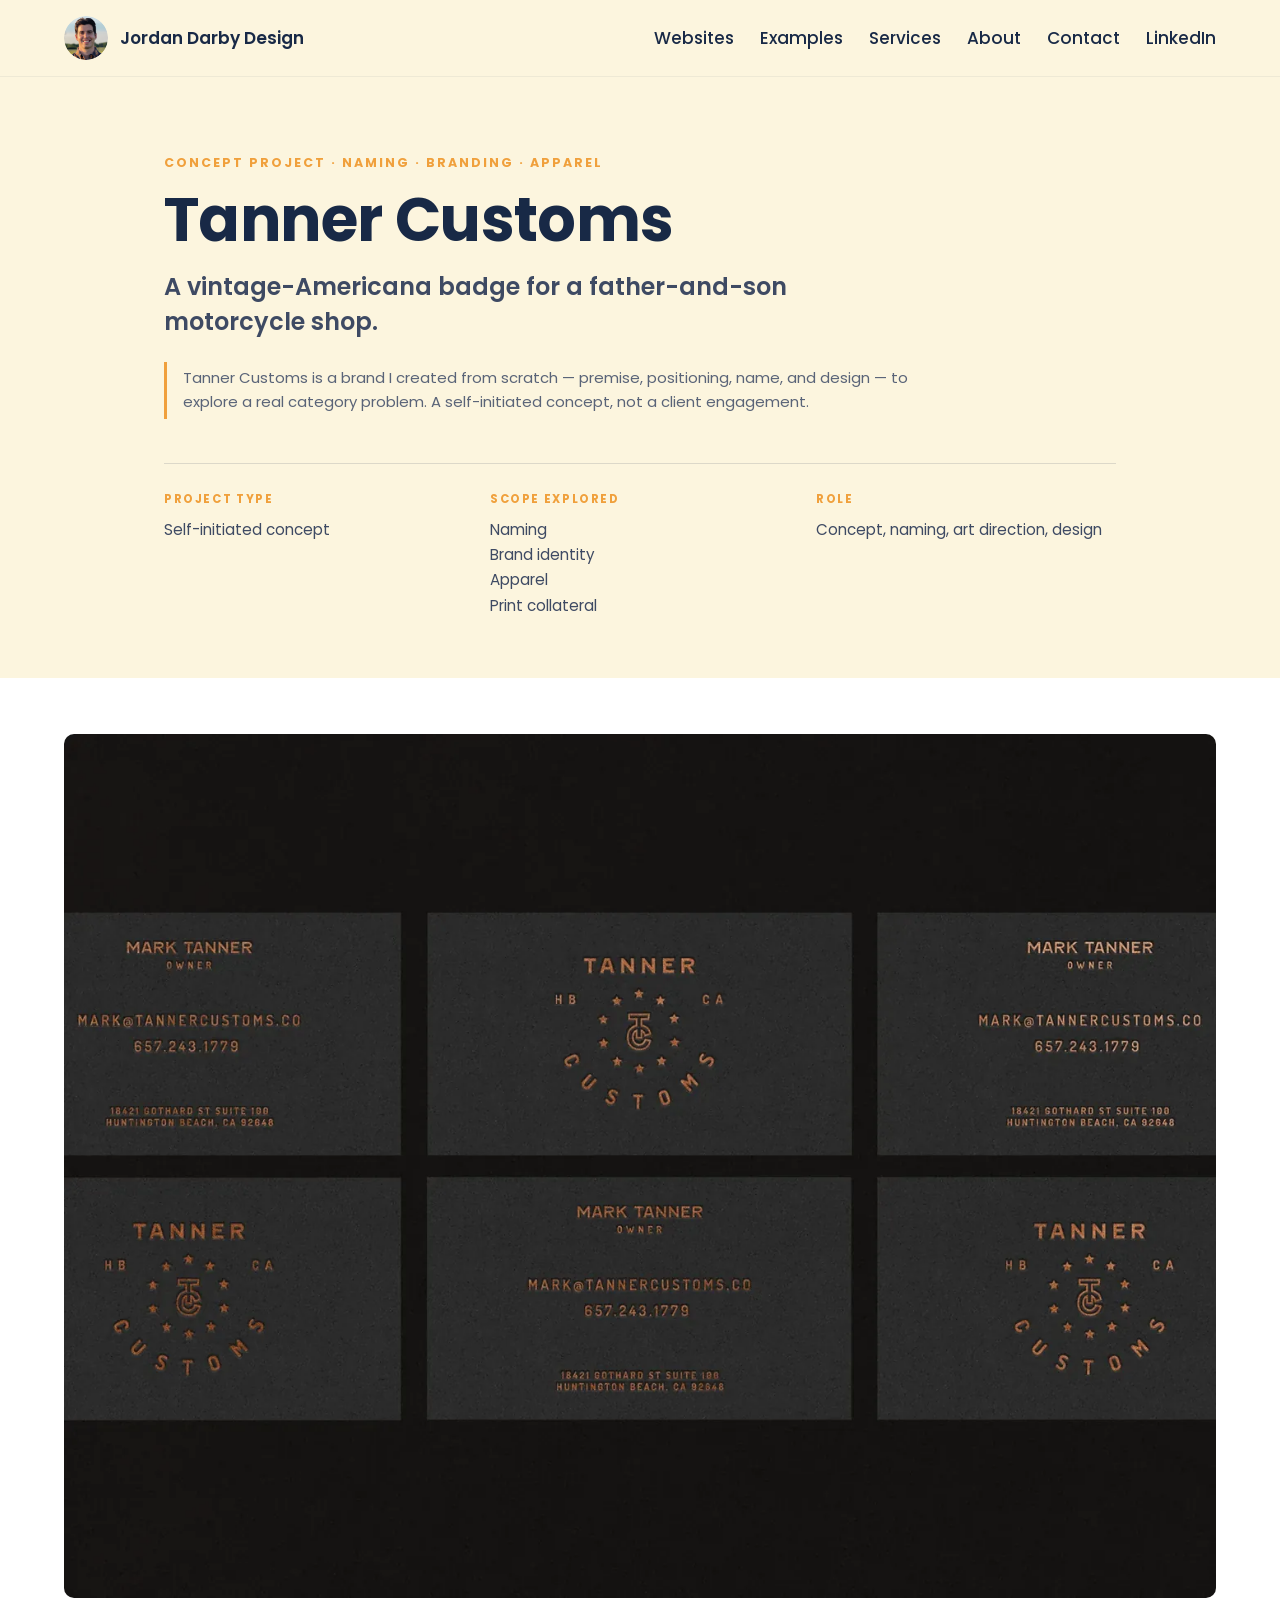
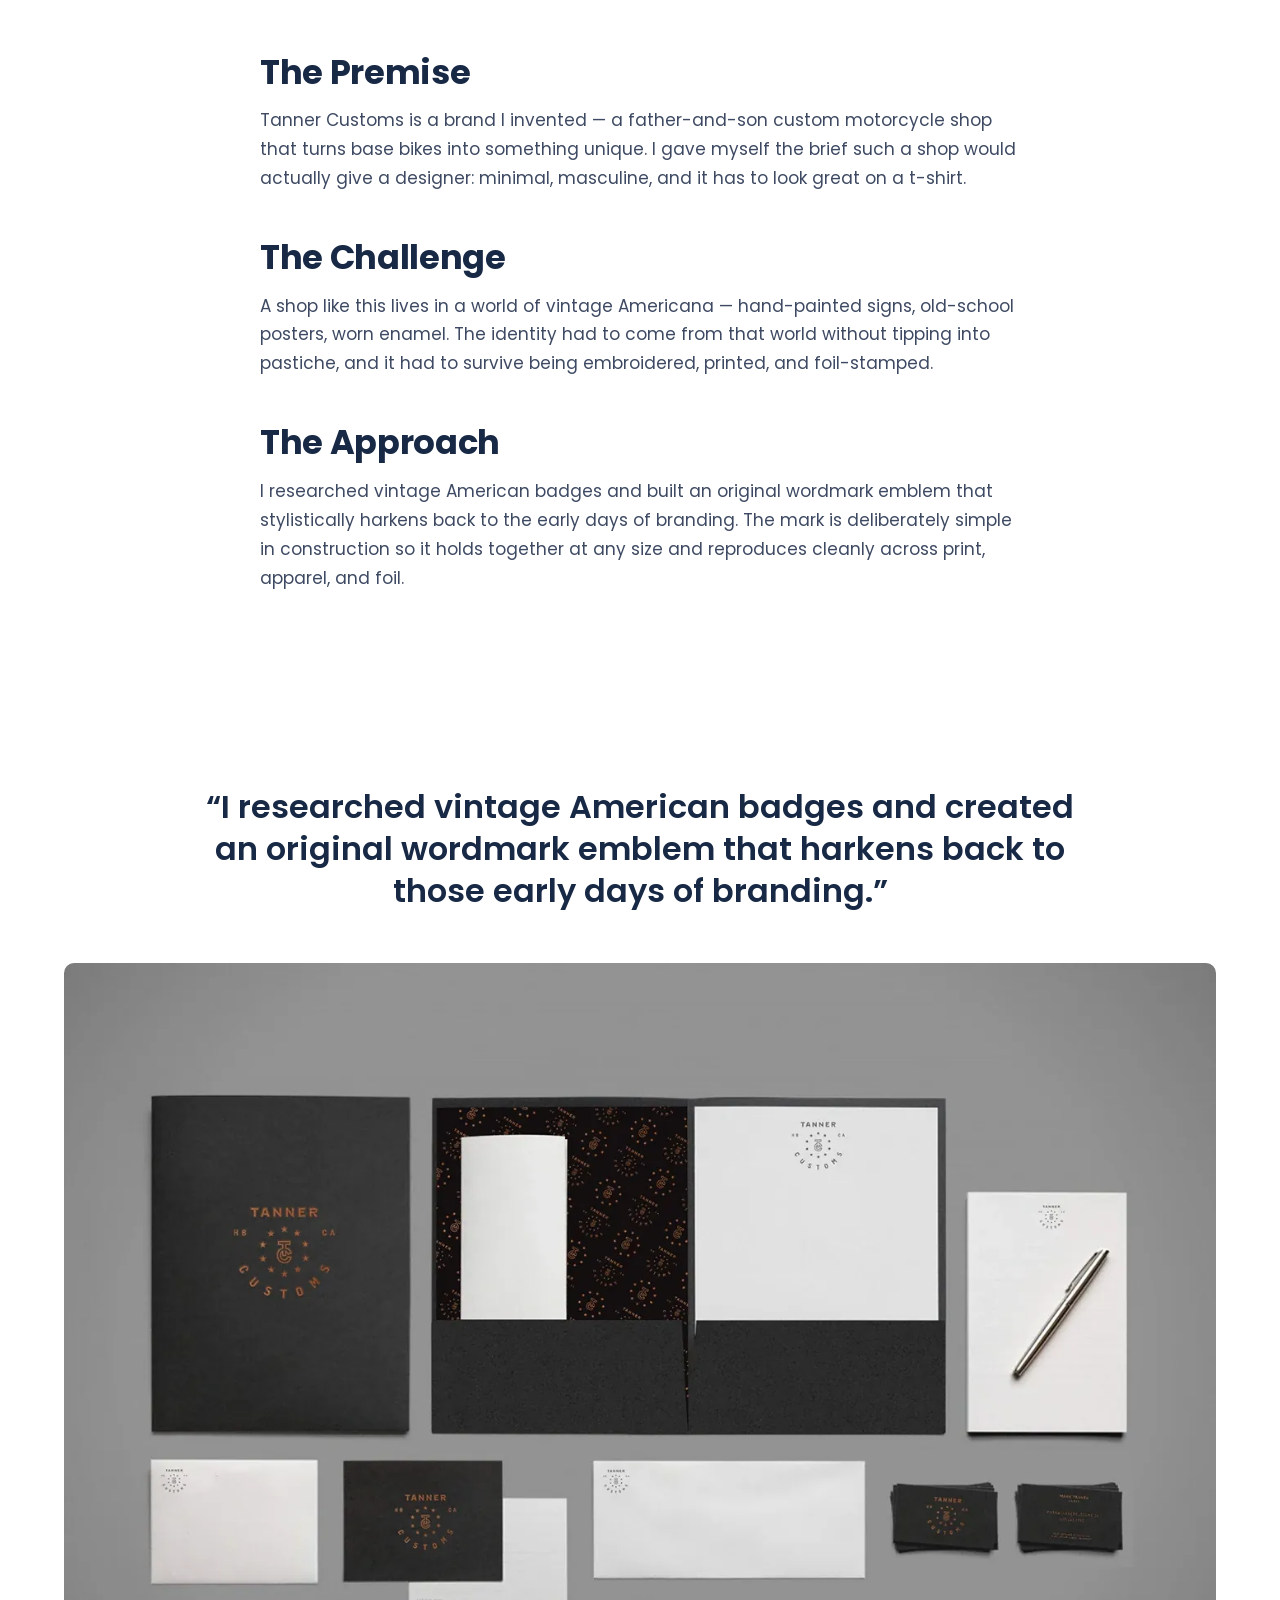
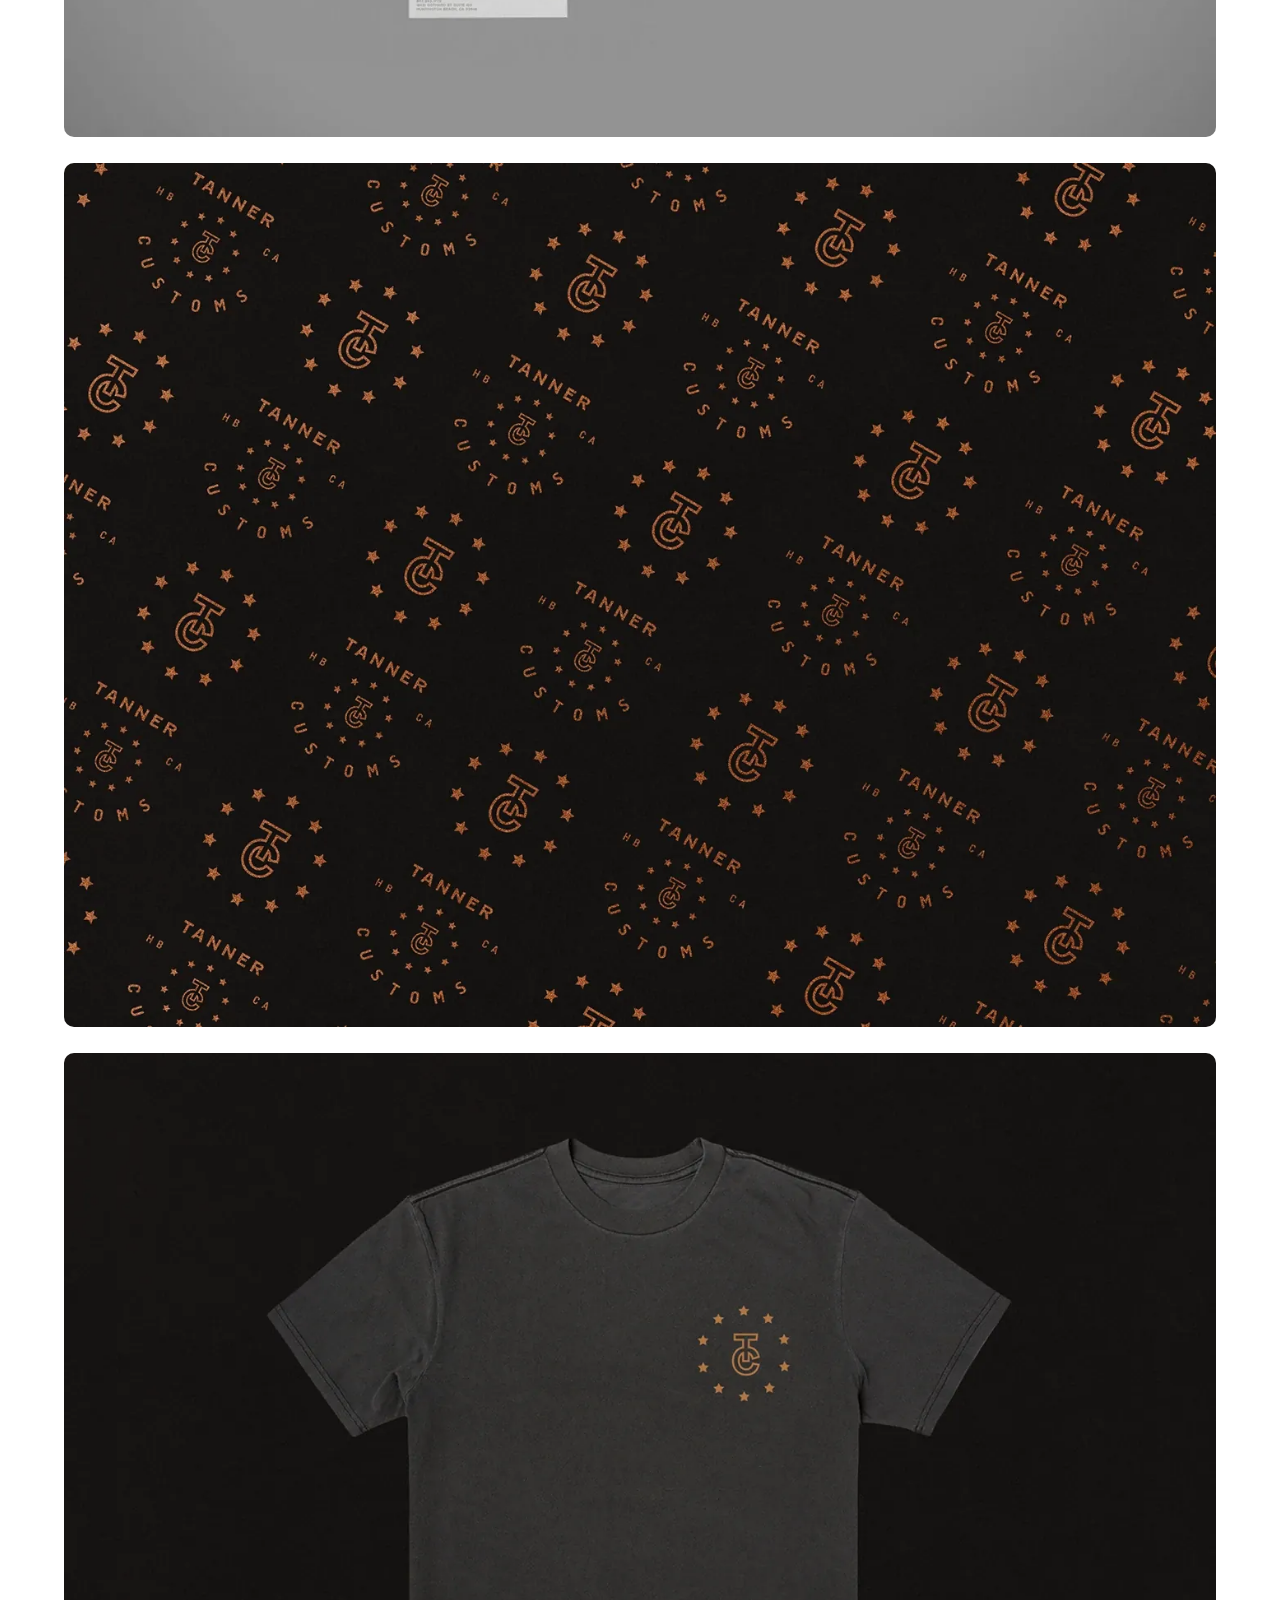
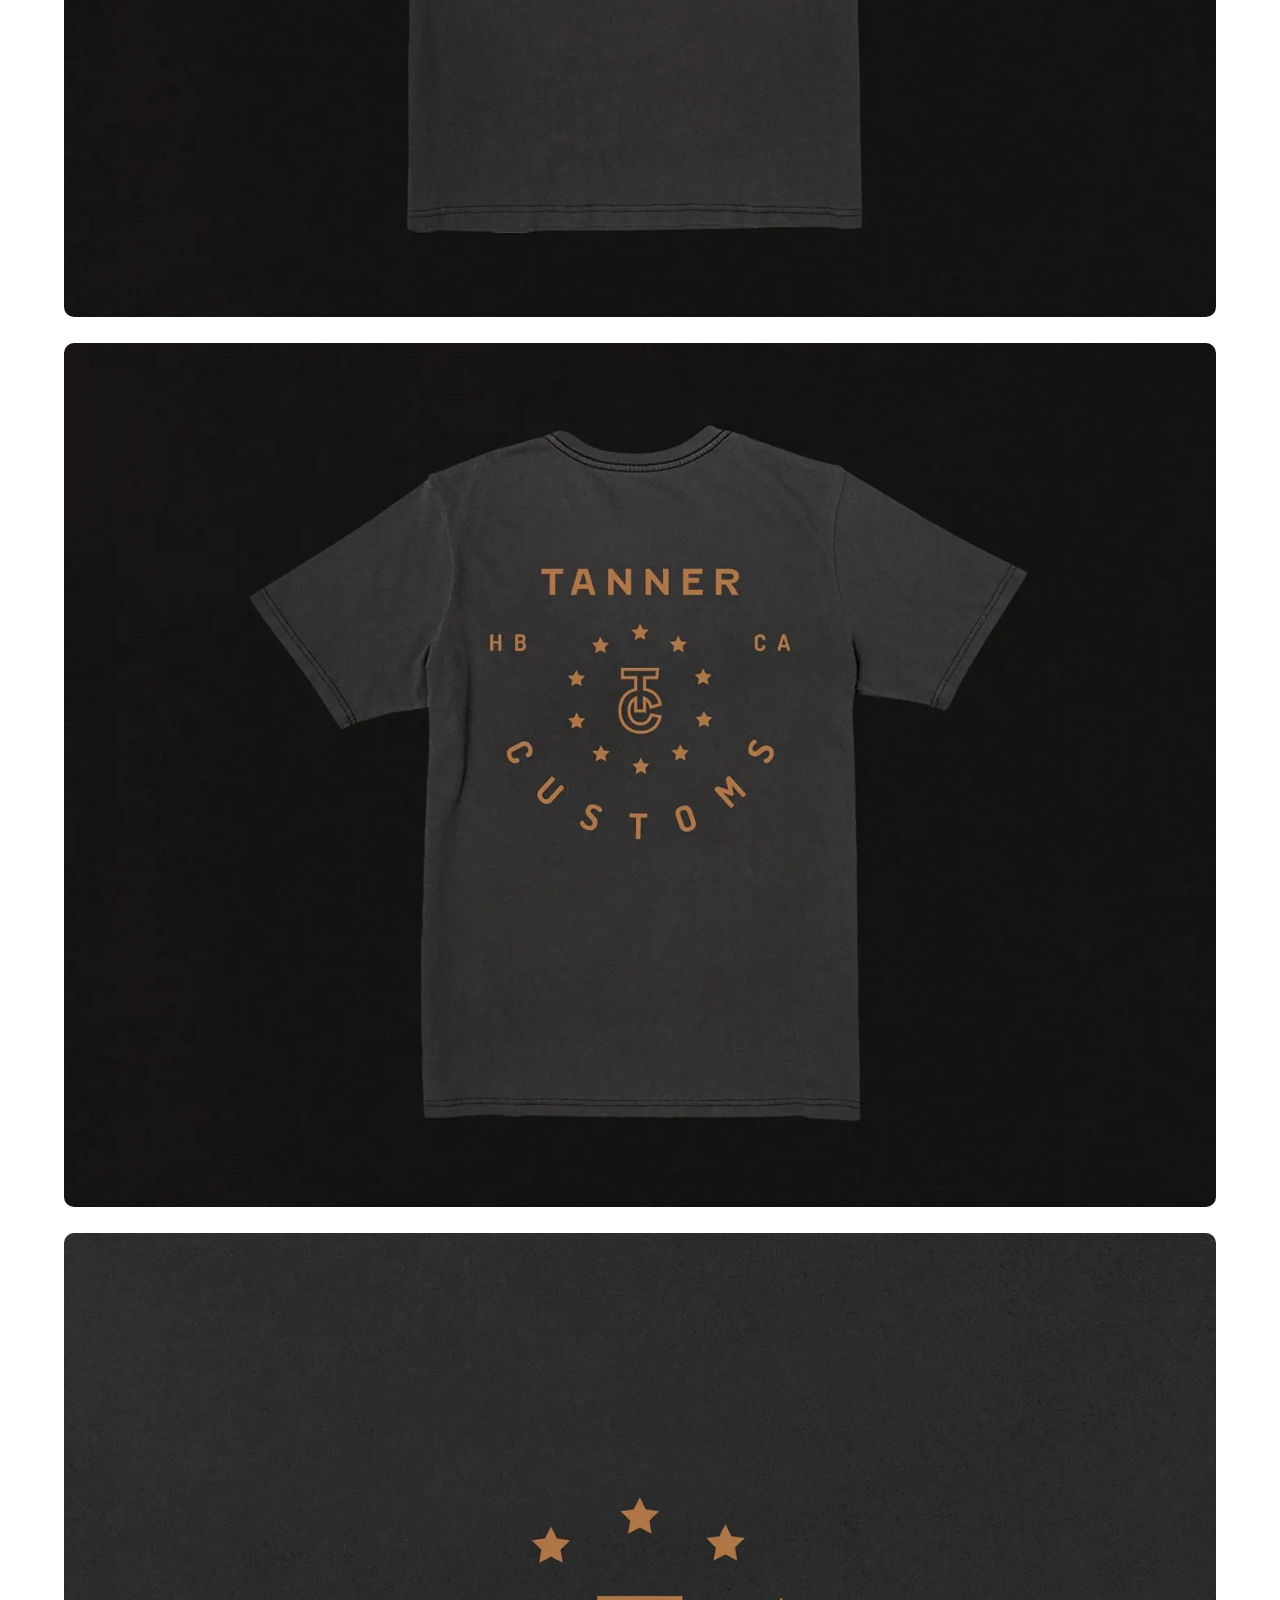
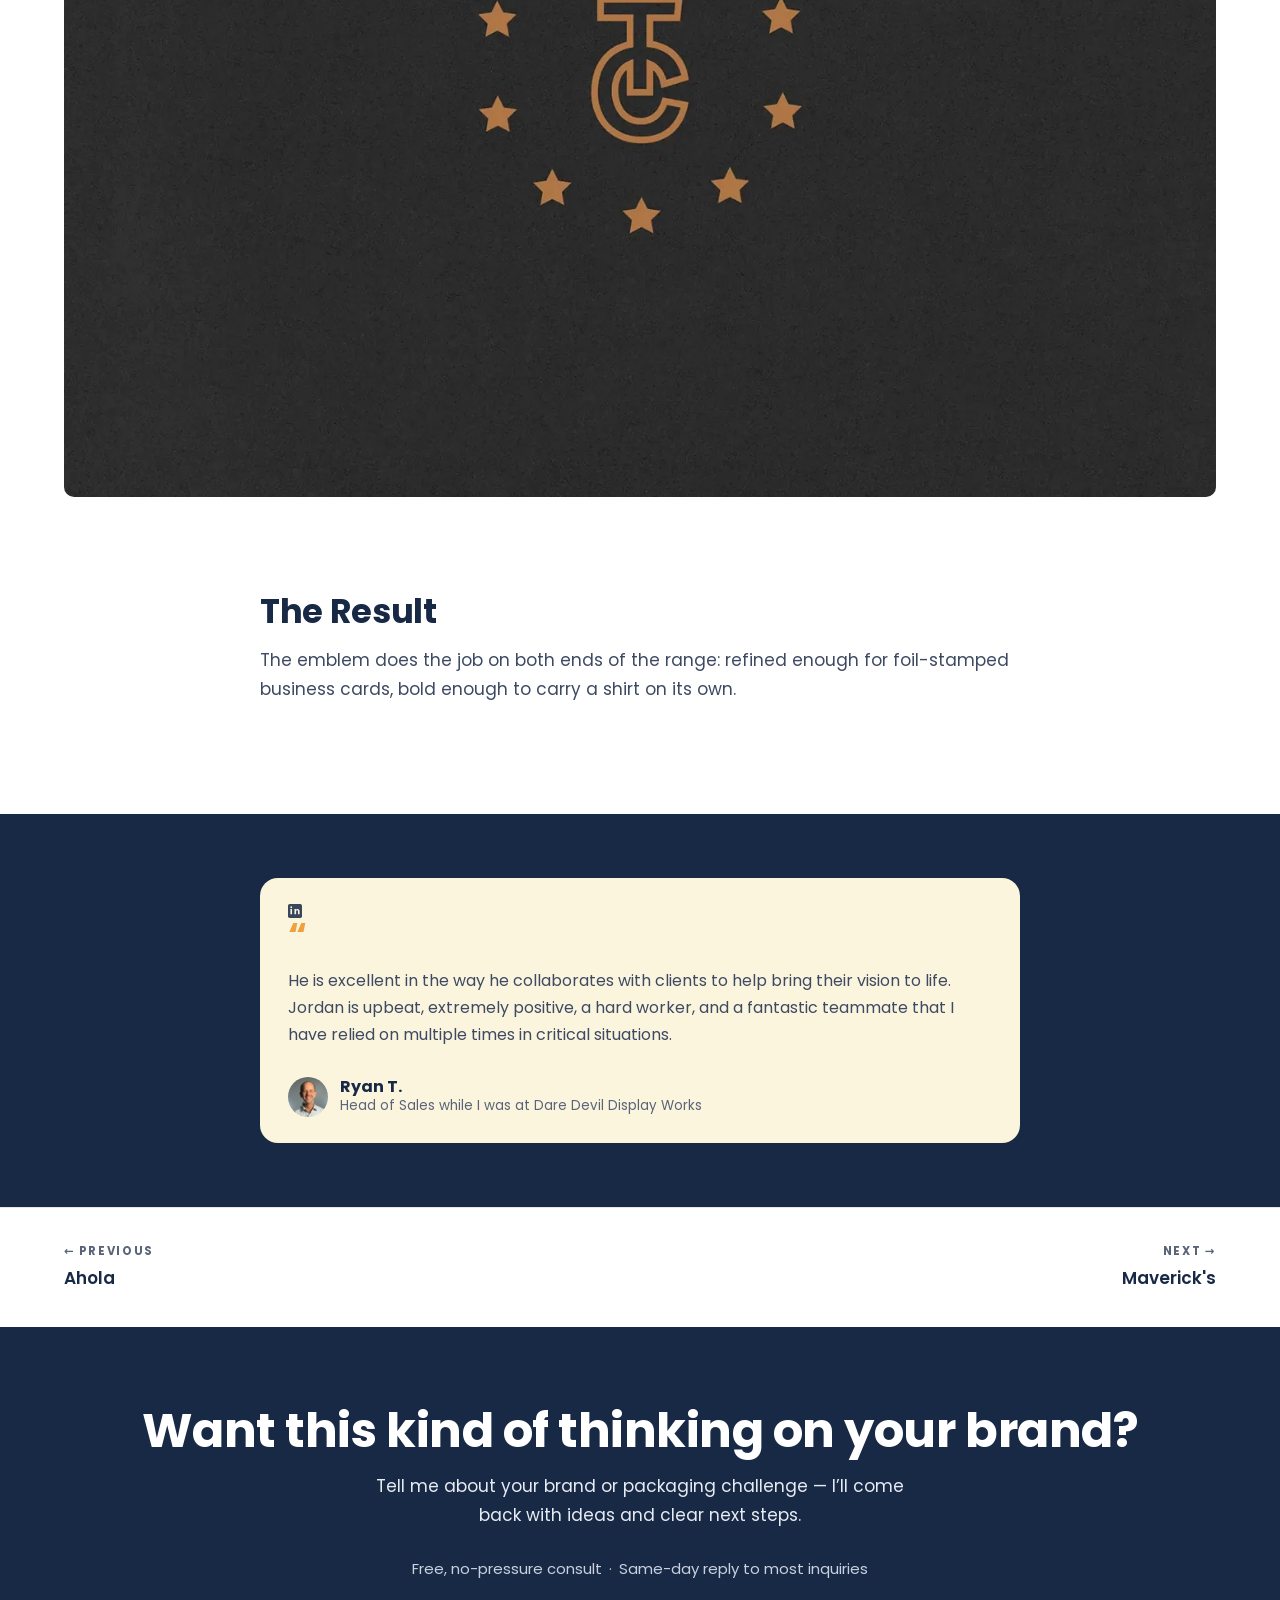
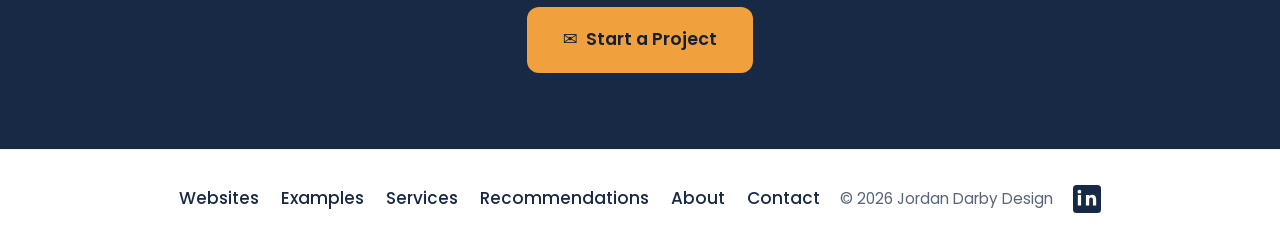
<file: work/tanner-customs.html>
<!DOCTYPE html>
<html lang="en">
<head>
<meta charset="UTF-8">
<meta name="robots" content="noindex,follow">
<meta name="viewport" content="width=device-width, initial-scale=1">
<title>Tanner Customs — Case Study | Jordan Darby Design</title>
<meta name="description" content="A self-initiated concept: an original wordmark emblem drawn from hand-painted signage and old-school posters — minimal, masculine, and built for apparel.">
<link rel="canonical" href="https://jordandarby.com/work/tanner-customs.html">
<meta property="og:title" content="Tanner Customs — Case Study | Jordan Darby Design">
<meta property="og:description" content="A self-initiated concept: an original wordmark emblem drawn from hand-painted signage and old-school posters — minimal, masculine, and built for apparel.">
<meta property="og:type" content="article">
<meta property="og:url" content="https://jordandarby.com/work/tanner-customs.html">
<meta property="og:image" content="https://jordandarby.com/images/case-studies/study-05-01.webp">
<meta name="twitter:card" content="summary_large_image">
<meta name="twitter:title" content="Tanner Customs — Case Study | Jordan Darby Design">
<meta name="twitter:description" content="A self-initiated concept: an original wordmark emblem drawn from hand-painted signage and old-school posters — minimal, masculine, and built for apparel.">
<meta name="twitter:image" content="https://jordandarby.com/images/case-studies/study-05-01.webp">
<link rel="icon" href="../images/favicon.png">
<!-- Self-hosted fonts (faces declared in css/style.css). Preloaded so they are
     in flight before the stylesheet parses. crossorigin is required even
     same-origin: font fetches are CORS-mode, and without it the preload does
     not match the real request and the file is fetched twice. -->
<script>
/* Wait for the fonts before the entrance runs. Added by script only, so a
   visitor without JS is never affected, and released either when the fonts
   report ready or after a short fixed wait — whichever lands first — so a slow
   or failed font can only delay the hero, never hide it.

   There is also a floor. With the fonts cached the ready signal comes back
   almost instantly, so the page snapped straight in and the arrival read as
   two different experiences depending on whether you had been here before.
   Holding briefly either way makes it one deliberate entrance. */
(function(){try{
  var h=document.documentElement,t0=Date.now(),MIN=300;
  h.classList.add('fonts-pending');
  var go=function(){h.classList.remove('fonts-pending');};
  var hold=function(){setTimeout(go,Math.max(0,MIN-(Date.now()-t0)));};
  if(document.fonts&&document.fonts.ready&&document.fonts.ready.then){
    document.fonts.ready.then(hold).catch(hold);
    setTimeout(go,900);
  }else{hold();}
}catch(_){}})();
</script>
<link rel="preload" as="font" type="font/woff2" crossorigin href="../fonts/poppins-400-latin.woff2">
<link rel="preload" as="font" type="font/woff2" crossorigin href="../fonts/poppins-600-latin.woff2">
<link rel="preload" as="font" type="font/woff2" crossorigin href="../fonts/poppins-700-latin.woff2">
<link rel="preload" as="font" type="font/woff2" crossorigin href="../fonts/poppins-500-latin.woff2">
<link rel="stylesheet" href="../css/style.css?v=153">
<link rel="stylesheet" href="../css/redesign.css?v=153">
<link rel="stylesheet" href="../css/motion.css?v=153">
<noscript><style>.reveal{opacity:1;transform:none}</style></noscript>
</head>
<body>
<div class="scroll-bar" aria-hidden="true"></div>
<header class="nav">
  <div class="wrap">
    <a class="nav-brand" href="/"><img src="../images/favicon.png" alt="Jordan Darby headshot logo">Jordan Darby Design</a>
    <a class="nav-li" href="https://www.linkedin.com/in/jordan-darby-design/" aria-label="LinkedIn" target="_blank" rel="noopener"><svg width="26" height="26" viewBox="0 0 24 24" xmlns="http://www.w3.org/2000/svg" aria-hidden="true"><rect width="24" height="24" rx="3" fill="#182946"/><path d="M6.94 8.5v9.06H4.13V8.5h2.81ZM7.13 5.69a1.63 1.63 0 1 1-3.26 0 1.63 1.63 0 0 1 3.26 0ZM19.87 12.4v5.16h-2.8v-4.84c0-1.22-.44-2.05-1.53-2.05-.83 0-1.33.56-1.55 1.1-.08.2-.1.47-.1.74v5.05h-2.81s.04-8.2 0-9.06h2.8v1.29c.38-.58 1.05-1.4 2.55-1.4 1.86 0 3.44 1.22 3.44 4.01Z" fill="#FCF5DE"/></svg></a>
    <button class="nav-toggle" aria-label="Open menu" aria-expanded="false"><span class="bars" aria-hidden="true"><i></i><i></i><i></i></span></button>
    <ul class="nav-links">
      <li><a href="/#websites">Websites</a></li>
      <li><a href="/#examples">Examples</a></li>
      <li><a href="/#services">Services</a></li>
      <li><a href="/#about">About</a></li>
      <li><a href="/#contact">Contact</a></li>
      <li class="nav-social"><a href="https://www.linkedin.com/in/jordan-darby-design/" target="_blank" rel="noopener">LinkedIn</a></li>
    </ul>
  </div>
</header>

<article>
  <header class="cs-hero">
    <div class="wrap">
      <span class="eyebrow">Concept Project · Naming · Branding · Apparel</span>
      <h1>Tanner Customs</h1>
      <p class="cs-tagline">A vintage-Americana badge for a father-and-son motorcycle shop.</p>
      <p class="cs-note">Tanner Customs is a brand I created from scratch — premise, positioning, name, and design — to explore a real category problem. A self-initiated concept, not a client engagement.</p>
      <dl class="cs-meta">
        <div><dt>Project type</dt><dd>Self-initiated concept</dd></div>
        <div><dt>Scope explored</dt><dd><ul style="list-style:none"><li>Naming</li><li>Brand identity</li><li>Apparel</li><li>Print collateral</li></ul></dd></div>
        <div><dt>Role</dt><dd>Concept, naming, art direction, design</dd></div>
      </dl>
    </div>
  </header>

  <section class="section" style="padding-top:56px">
    <div class="wrap">
      <div class="cs-figs" style="margin-bottom:56px">
        <figure class="reveal"><img src="../images/case-studies/study-05-01.webp" alt="Tanner Customs concept: motorcycle shop badge emblem and brand identity"></figure>
      </div>
      <div class="cs-body">
        <div class="cs-block reveal"><h2>The Premise</h2><p>Tanner Customs is a brand I invented — a father-and-son custom motorcycle shop that turns base bikes into something unique. I gave myself the brief such a shop would actually give a designer: minimal, masculine, and it has to look great on a t-shirt.</p></div>
        <div class="cs-block reveal"><h2>The Challenge</h2><p>A shop like this lives in a world of vintage Americana — hand-painted signs, old-school posters, worn enamel. The identity had to come from that world without tipping into pastiche, and it had to survive being embroidered, printed, and foil-stamped.</p></div>
        <div class="cs-block reveal"><h2>The Approach</h2><p>I researched vintage American badges and built an original wordmark emblem that stylistically harkens back to the early days of branding. The mark is deliberately simple in construction so it holds together at any size and reproduces cleanly across print, apparel, and foil.</p></div>
      </div>
    </div>
  </section>

  <section class="section" style="padding-top:0">
    <div class="wrap">
    <div class="cs-quote reveal"><p>“I researched vintage American badges and created an original wordmark emblem that harkens back to those early days of branding.”</p></div>

    <div class="cs-figs">
      <figure class="reveal"><img src="../images/case-studies/study-05-02.webp" alt="Tanner Customs concept: motorcycle shop badge emblem and brand identity (2)" loading="lazy"></figure>
      <figure class="reveal"><img src="../images/case-studies/study-05-03.webp" alt="Tanner Customs concept: motorcycle shop badge emblem and brand identity (3)" loading="lazy"></figure>
      <figure class="reveal"><img src="../images/case-studies/study-05-04.webp" alt="Tanner Customs concept: motorcycle shop badge emblem and brand identity (4)" loading="lazy"></figure>
      <figure class="reveal"><img src="../images/case-studies/study-05-05.webp" alt="Tanner Customs concept: motorcycle shop badge emblem and brand identity (5)" loading="lazy"></figure>
      <figure class="reveal"><img src="../images/case-studies/study-05-06.webp" alt="Tanner Customs concept: motorcycle shop badge emblem and brand identity (6)" loading="lazy"></figure>
    </div>
    </div>
  </section>

  <section class="section" style="padding-top:0">
    <div class="wrap"><div class="cs-body">
      <div class="cs-block reveal" style="margin-bottom:0"><h2>The Result</h2><p>The emblem does the job on both ends of the range: refined enough for foil-stamped business cards, bold enough to carry a shirt on its own.</p></div>
    </div></div>
  </section>

  <section class="section testimonials" style="padding:64px 0">
    <div class="wrap">
      <div class="cards" style="grid-template-columns:1fr;max-width:760px;margin:0 auto">
        <div class="card reveal">
          <span class="card-li" aria-label="Recommendation from LinkedIn" title="Recommendation from LinkedIn"><svg width="22" height="22" viewBox="0 0 24 24" xmlns="http://www.w3.org/2000/svg"><rect width="24" height="24" rx="3" fill="#0A66C2"/><path d="M6.94 8.5v9.06H4.13V8.5h2.81ZM7.13 5.69a1.63 1.63 0 1 1-3.26 0 1.63 1.63 0 0 1 3.26 0ZM19.87 12.4v5.16h-2.8v-4.84c0-1.22-.44-2.05-1.53-2.05-.83 0-1.33.56-1.55 1.1-.08.2-.1.47-.1.74v5.05h-2.81s.04-8.2 0-9.06h2.8v1.29c.38-.58 1.05-1.4 2.55-1.4 1.86 0 3.44 1.22 3.44 4.01Z" fill="#fff"/></svg></span>
          <div class="quote-mark">&#8220;</div>
          <p>He is excellent in the way he collaborates with clients to help bring their vision to life. Jordan is upbeat, extremely positive, a hard worker, and a fantastic teammate that I have relied on multiple times in critical situations.</p>
          <div class="card-person"><img src="../images/testimonial-02.webp" alt="Ryan T." loading="lazy"><div><h4>Ryan T.</h4><small>Head of Sales while I was at Dare Devil Display Works</small></div></div>
        </div>
      </div>
    </div>
  </section>

  <nav class="cs-nav">
    <div class="wrap">
      <a href="ahola.html"><span>← Previous</span>Ahola</a>
      <a href="mavericks.html" style="text-align:right"><span>Next →</span>Maverick&#x27;s</a>
    </div>
  </nav>

  <section class="cs-cta">
    <div class="wrap">
      <h2>Want this kind of thinking on your brand?</h2>
      <p>Tell me about your brand or packaging challenge — I’ll come back with ideas and clear next steps.</p>
      <p style="color:#c9d0de;font-size:.93rem;margin-bottom:26px">Free, no-pressure consult&ensp;·&ensp;Same-day reply to most inquiries</p>
      <a class="btn btn-orange btn-lg" href="/#contact">&#9993;&ensp;Start a Project</a>
    </div>
  </section>
</article>

<footer>
  <div class="wrap">
    <ul>
      <li><a href="/#websites">Websites</a></li>
      <li><a href="/#examples">Examples</a></li>
      <li><a href="/#services">Services</a></li>
      <li><a href="/#recommendations">Recommendations</a></li>
      <li><a href="/#about">About</a></li>
      <li><a href="/#contact">Contact</a></li>
    </ul>
    <span class="copy">&copy; 2026 Jordan Darby Design</span>
    <a class="fa-linkedin" href="https://www.linkedin.com/in/jordan-darby-design/" aria-label="LinkedIn" target="_blank" rel="noopener"><svg width="28" height="28" viewBox="0 0 24 24" xmlns="http://www.w3.org/2000/svg"><rect width="24" height="24" rx="3" fill="#182946"/><path d="M6.94 8.5v9.06H4.13V8.5h2.81ZM7.13 5.69a1.63 1.63 0 1 1-3.26 0 1.63 1.63 0 0 1 3.26 0ZM19.87 12.4v5.16h-2.8v-4.84c0-1.22-.44-2.05-1.53-2.05-.83 0-1.33.56-1.55 1.1-.08.2-.1.47-.1.74v5.05h-2.81s.04-8.2 0-9.06h2.8v1.29c.38-.58 1.05-1.4 2.55-1.4 1.86 0 3.44 1.22 3.44 4.01Z" fill="#fff"/></svg></a>
  </div>
</footer>
<script src="../js/main.js?v=153"></script>
<script src="../js/motion.js?v=153" defer></script>
</body>
</html>
</file>
<file: css/style.css>
/* Jordan Darby Design — static rebuild
   Palette matched to existing site */

/* ---------- Fonts (self-hosted) ----------
   Served from this origin rather than fonts.gstatic.com. Going through Google
   meant the browser had to fetch and parse their stylesheet before it even
   learned the font URLs, so the real faces landed after first paint and
   visibly swapped in. These are the same latin-subset woff2 files Google was
   serving, preloaded in the page head so they are in flight immediately.

   `fallback` gives the font a brief moment to arrive before anything paints,
   so on a normal connection nothing swaps; unlike `optional` it still uses the
   real face if it shows up late, rather than stranding the visit in Arial.

   Unicode-range matches what Google served, so characters outside it
   (←, →, ✓) fall back exactly as they do today. */
@font-face{
  font-family:'Poppins'; font-style:normal; font-weight:400; font-display:fallback;
  src:url(../fonts/poppins-400-latin.woff2) format('woff2');
  unicode-range:U+0000-00FF,U+0131,U+0152-0153,U+02BB-02BC,U+02C6,U+02DA,U+02DC,U+0304,U+0308,U+0329,U+2000-206F,U+20AC,U+2122,U+2191,U+2193,U+2212,U+2215,U+FEFF,U+FFFD;
}
@font-face{
  font-family:'Poppins'; font-style:normal; font-weight:500; font-display:fallback;
  src:url(../fonts/poppins-500-latin.woff2) format('woff2');
  unicode-range:U+0000-00FF,U+0131,U+0152-0153,U+02BB-02BC,U+02C6,U+02DA,U+02DC,U+0304,U+0308,U+0329,U+2000-206F,U+20AC,U+2122,U+2191,U+2193,U+2212,U+2215,U+FEFF,U+FFFD;
}
@font-face{
  font-family:'Poppins'; font-style:normal; font-weight:600; font-display:fallback;
  src:url(../fonts/poppins-600-latin.woff2) format('woff2');
  unicode-range:U+0000-00FF,U+0131,U+0152-0153,U+02BB-02BC,U+02C6,U+02DA,U+02DC,U+0304,U+0308,U+0329,U+2000-206F,U+20AC,U+2122,U+2191,U+2193,U+2212,U+2215,U+FEFF,U+FFFD;
}
@font-face{
  font-family:'Poppins'; font-style:normal; font-weight:700; font-display:fallback;
  src:url(../fonts/poppins-700-latin.woff2) format('woff2');
  unicode-range:U+0000-00FF,U+0131,U+0152-0153,U+02BB-02BC,U+02C6,U+02DA,U+02DC,U+0304,U+0308,U+0329,U+2000-206F,U+20AC,U+2122,U+2191,U+2193,U+2212,U+2215,U+FEFF,U+FFFD;
}

:root{
  --navy:#182946;
  --navy-deep:#141F38;
  --cream:#FCF5DE;
  --orange:#F0A03C;
  --green:#72BE44;
  --ink:#3E4A63;
  --ink-light:#5A6478;
  --white:#FFFFFF;
  --radius:14px;
  --shadow:0 10px 30px rgba(20,31,56,.12);
}
*{margin:0;padding:0;box-sizing:border-box;-webkit-tap-highlight-color:transparent}
/* Smooth scrolling only after the user interacts. Applying it globally
   makes the browser animate scroll restoration on reload, which reads
   as the page lurching around. */
html{scroll-behavior:auto}
@media (prefers-reduced-motion:no-preference){html:focus-within{scroll-behavior:smooth}}
body{font-family:'Poppins',system-ui,sans-serif;color:var(--ink);background:var(--white);line-height:1.7;font-size:17px}
img{max-width:100%;display:block;height:auto}
a{color:inherit}
.wrap{max-width:1200px;margin:0 auto;padding:0 24px}

h1,h2,h3,h4{color:var(--navy);font-weight:700;line-height:1.15}
h1{font-size:clamp(2.4rem,5.5vw,4.2rem)}
h2{font-size:clamp(1.9rem,4vw,2.8rem)}
.section{padding:90px 0}
.section-head{text-align:center;max-width:700px;margin:0 auto 56px}
.section-head p{color:var(--ink-light);margin-top:10px;font-size:1.05rem}

/* ---------- Nav ---------- */
.nav{position:sticky;top:0;z-index:50;background:var(--cream);border-bottom:1px solid rgba(24,41,70,.06)}
.nav .wrap{display:flex;align-items:center;justify-content:space-between;height:72px}
.nav-brand{display:flex;align-items:center;gap:12px;text-decoration:none;font-weight:600;color:var(--navy)}
.nav-brand img{width:44px;height:44px;border-radius:50%;object-fit:cover}
.nav-links{display:flex;gap:28px;list-style:none;align-items:center}
.nav-links a{text-decoration:none;font-weight:500;color:var(--navy);transition:color .2s}
.nav-links a:hover,.nav-links a.active{color:var(--orange)}
.nav-toggle{display:none;background:none;border:0;font-size:1.6rem;color:var(--navy);cursor:pointer}

/* ---------- Hero ---------- */
.hero{background:var(--cream);padding:80px 0 90px}
.hero .wrap{display:grid;grid-template-columns:1.05fr .95fr;gap:56px;align-items:center}
.hero-bio{max-width:560px}
.hero-photo{position:relative}
.hero-photo img{border-radius:18px;box-shadow:10px 12px 0 var(--navy-deep);width:100%;object-fit:cover}
.stats{display:flex;gap:48px;margin:44px 0 34px;flex-wrap:wrap}
.stat h3{font-size:1.6rem}
.stat span{color:var(--ink-light);font-size:.95rem}
.btn{display:inline-flex;align-items:center;gap:10px;padding:15px 28px;border-radius:10px;font-weight:600;text-decoration:none;transition:transform .2s,box-shadow .2s;border:0;cursor:pointer;font-size:1rem}
.btn:hover{transform:translateY(-2px);box-shadow:0 8px 18px rgba(20,31,56,.18)}
.btn-orange{background:var(--orange);color:var(--navy-deep)}
.btn-green{background:var(--green);color:#fff}
.btn-outline{border:2px solid #fff;color:#fff;background:transparent}

/* ---------- Services ---------- */
.services{display:grid;grid-template-columns:repeat(6,1fr);gap:28px;text-align:center}
.service{display:flex;flex-direction:column;align-items:center;gap:16px}
.service-icon{width:74px;height:74px;border:2.5px solid var(--navy);border-radius:20px;display:flex;align-items:center;justify-content:center}
.service-icon svg{width:32px;height:32px;stroke:var(--navy)}
.service p{font-weight:600;color:var(--navy);font-size:.98rem;line-height:1.4}

/* ---------- Work grid ---------- */
.grid{display:grid;grid-template-columns:repeat(3,1fr);gap:26px}
.grid a{overflow:hidden;border-radius:6px;display:block}
.grid img{aspect-ratio:1/1;object-fit:cover;transition:transform .45s ease}
.grid a:hover img{transform:scale(1.045)}
.work-cta-line{text-align:center;margin-top:64px;font-size:1.35rem;font-weight:700;color:var(--navy)}
.work-cta-line a{color:var(--navy);text-decoration:underline;text-underline-offset:4px}
.work-cta-line a:hover{color:var(--orange)}

/* ---------- Testimonials ---------- */
.testimonials{background:var(--navy);color:#fff}
.testimonials .headshot{width:120px;height:120px;border-radius:50%;object-fit:cover;margin:0 auto 40px}
.testimonials h2{color:var(--orange)}
.testimonials .section-head p{color:#e7ebf3}
.cards{display:grid;grid-template-columns:repeat(3,1fr);gap:26px}
.card{background:#fff;color:var(--ink);border-radius:var(--radius);padding:34px 30px;box-shadow:var(--shadow)}
.card .quote-mark{color:var(--orange);font-size:2.2rem;font-weight:800;line-height:1;margin-bottom:14px}
.card h4{margin-top:20px;font-size:1.1rem}
.card small{color:var(--ink-light);display:block;margin-top:6px;line-height:1.5}

/* ---------- Process ---------- */
.process{display:grid;grid-template-columns:1fr 1fr;gap:22px 60px;align-items:center;max-width:1000px;margin:0 auto}
.process h3{font-size:clamp(1.5rem,3vw,2.2rem);padding:18px 0}
.process p{color:var(--ink);padding:18px 0}

/* ---------- CTA ---------- */
.cta{background:var(--navy);color:#fff}
.cta .wrap{display:grid;grid-template-columns:1fr 1.1fr;gap:56px;align-items:center}
.cta h2{color:#fff}
.cta p{margin:22px 0 30px;color:#e7ebf3}
.cta-buttons{display:flex;flex-direction:column;gap:16px;align-items:flex-start}
.cta-thumb img{border-radius:6px}
.cta-form,.review-form{display:flex;flex-direction:column;gap:16px;background:rgba(255,255,255,.06);padding:30px;border-radius:var(--radius);box-shadow:var(--shadow)}
.cta-form label,.review-form label{display:flex;flex-direction:column;gap:7px;font-size:.9rem;font-weight:600;color:#e7ebf3}
.cta-form input,.review-form input,.cta-form textarea,.review-form textarea{font-family:inherit;font-size:1rem;padding:13px 15px;border-radius:10px;border:1px solid rgba(255,255,255,.16);background:#fff;color:var(--ink);width:100%}
.cta-form input:focus,.review-form input:focus,.cta-form textarea:focus,.review-form textarea:focus{outline:2px solid var(--orange);outline-offset:1px;border-color:transparent}
.cta-form textarea,.review-form textarea{resize:vertical;min-height:120px}
.cta-form button,.review-form button{margin-top:4px;justify-content:center;width:100%}
.cta-form input[name="_gotcha"],.review-form input[name="_gotcha"]{position:absolute;left:-9999px;width:1px;height:1px;opacity:0}
.form-status{font-size:.95rem;color:#e7ebf3;min-height:1px}
.form-status.error{color:#ffd7c2}
.cta-form.sent,.review-form.sent{align-items:center;text-align:center}
.cta-form.sent > *,.review-form.sent > *{display:none}
.cta-form.sent .form-status,.review-form.sent .form-status{display:block;color:#fff;font-size:1.15rem;font-weight:600}

/* ---------- About ---------- */
.about .wrap{display:grid;grid-template-columns:.9fr 1.1fr;gap:56px;align-items:center}
.about img{border-radius:6px}
.about p{margin-top:22px}

/* ---------- Inspiration page ---------- */
.inspo-hero{background:var(--cream);text-align:center;padding:70px 0}
.inspo-hero p{color:var(--ink-light);margin-top:10px}
.inspo-grid{display:grid;grid-template-columns:repeat(3,1fr);gap:34px 26px}
.inspo-item img{border-radius:6px;aspect-ratio:1/1;object-fit:cover;transition:transform .45s ease}
.inspo-item:hover img{transform:scale(1.03)}
.inspo-item figcaption{font-style:italic;color:var(--ink-light);font-size:.88rem;margin-top:10px}

/* ---------- Footer ---------- */
footer{background:var(--white);border-top:1px solid rgba(24,41,70,.08);padding:34px 0}
footer .wrap{display:flex;align-items:center;justify-content:space-between;gap:20px;flex-wrap:wrap}
footer ul{display:flex;gap:24px;list-style:none}
footer a{text-decoration:none;color:var(--navy);font-weight:500}
footer a:hover{color:var(--orange)}
footer .copy{color:var(--ink-light);font-size:.95rem}
footer .fa-linkedin img{width:28px;height:28px;border-radius:4px}

/* ---------- Scroll reveal ---------- */
.reveal{opacity:0;transform:translateY(26px);transition:opacity .7s ease,transform .7s ease}
.reveal.in{opacity:1;transform:none}
@media (prefers-reduced-motion:reduce){
  .reveal{opacity:1;transform:none;transition:none}
  .grid img,.inspo-item img{transition:none}
  html{scroll-behavior:auto}
}

/* ---------- Responsive ---------- */
@media (max-width:1000px){
  .services{grid-template-columns:repeat(3,1fr);gap:36px}
  .grid,.cards,.inspo-grid{grid-template-columns:repeat(2,1fr)}
}
@media (max-width:760px){
  .hero .wrap,.cta .wrap,.about .wrap{grid-template-columns:1fr}
  .hero-photo{order:-1}
  .process{grid-template-columns:1fr;gap:0}
  .process h3{padding-bottom:4px}
  .process p{padding-top:0}
  .nav-links{position:absolute;top:72px;left:0;right:0;background:var(--cream);flex-direction:column;padding:20px 0;display:none;border-bottom:1px solid rgba(24,41,70,.08)}
  .nav-links.open{display:flex}
  .nav-toggle{display:block}
}
@media (max-width:560px){
  .services{grid-template-columns:repeat(2,1fr)}
  .grid,.cards,.inspo-grid{grid-template-columns:1fr}
  .stats{gap:28px}
}
</file>
<file: css/motion.css>
/* ============================================================
   motion.css — testimonial expand, pricing
   carousel, and sitewide motion. Loaded after redesign.css.
   Every effect is wrapped so reduced-motion users get a calm,
   fully functional site.
   ============================================================ */

/* ---------- 2. Testimonials: pull quote + expand ---------- */

.t-pull {
  font-family: var(--display); font-weight: 500;
  font-size: clamp(1.15rem, 1.9vw, 1.42rem); line-height: 1.45;
  color: var(--navy); letter-spacing: -.01em;
  text-wrap: pretty; margin-bottom: 4px;
}

/* 0fr -> 1fr grid trick animates to auto height smoothly */
.t-full {
  display: grid; grid-template-rows: 0fr;
  transition: grid-template-rows .45s cubic-bezier(.4,0,.2,1),
              opacity .35s ease, margin-top .45s cubic-bezier(.4,0,.2,1);
  opacity: 0; margin-top: 0;
}
.t-full > p {
  overflow: hidden; min-height: 0;
  font-size: .96rem; line-height: 1.7; color: var(--ink-light);
}
.t-full.open { grid-template-rows: 1fr; opacity: 1; margin-top: 12px; }

/* [hidden] is removed by JS on load; keeps content readable if JS fails */
.t-full[hidden] { display: grid; }

.t-toggle {
  display: inline-flex; align-items: center; gap: 7px;
  background: none; border: 0; padding: 10px 0 0; cursor: pointer;
  font-family: 'Poppins', sans-serif; font-weight: 600; font-size: .82rem;
  color: var(--orange); letter-spacing: .01em;
  transition: color .2s, gap .2s;
}
.t-toggle:hover { color: var(--navy); gap: 10px; }
.t-chev { transition: transform .35s cubic-bezier(.4,0,.2,1); flex: none; }
.t-toggle[aria-expanded="true"] .t-chev { transform: rotate(180deg); }
.t-toggle:focus-visible { outline: 2px solid var(--orange); outline-offset: 3px; border-radius: 4px; }

/* Cards stay top-aligned so a card expanding doesn't shove its
   neighbours' text around. */
.testimonial-grid, .t-grid { align-items: start; }


/* ---------- 3. Pricing carousel on mobile ---------- */

/* Hint + dots are mobile-only furniture — declared before the query
   so the mobile rules below can turn them back on. */
.pkg-hint, .pkg-dots { display: none; }

@media (max-width: 760px) {
  .pkgs {
    display: flex; grid-template-columns: none;
    gap: 16px; max-width: none; margin: 0 -20px;
    padding: 20px 20px 8px;
    overflow-x: auto; overflow-y: visible;
    scroll-snap-type: x mandatory;
    -webkit-overflow-scrolling: touch;
    scrollbar-width: none;
  }
  .pkgs::-webkit-scrollbar { display: none; }
  .pkg {
    flex: 0 0 82%; max-width: 330px;
    scroll-snap-align: center;
    padding: 34px 24px 28px;
  }
  /* hover-lift is meaningless on touch and fights scroll-snap */
  .pkg:hover { transform: none; }

  .pkg-hint {
    display: flex; align-items: center; justify-content: center; gap: 8px;
    margin: 4px auto 0; padding: 0;
    font-family: 'Poppins', sans-serif; font-weight: 600; font-size: .76rem;
    letter-spacing: .1em; text-transform: uppercase; color: var(--ink-light);
    transition: opacity .4s ease, transform .4s ease;
  }
  .pkg-hint.hide { opacity: 0; transform: translateY(-4px); pointer-events: none; }
  .pkg-hint svg { flex: none; }
  @media (prefers-reduced-motion: no-preference) {
    .pkg-hint svg { animation: nudge 1.5s ease-in-out infinite; }
  }
  @keyframes nudge {
    0%, 100% { transform: translateX(0); }
    50%      { transform: translateX(6px); }
  }

  /* Progress dots */
  .pkg-dots { display: flex; justify-content: center; gap: 7px; margin-top: 14px; }
  .pkg-dots button {
    width: 7px; height: 7px; padding: 0; border: 0; border-radius: 50%;
    background: rgba(24,41,70,.22); cursor: pointer;
    transition: background .3s, width .3s, border-radius .3s;
  }
  .pkg-dots button.active { background: var(--orange); width: 20px; border-radius: 999px; }
}


/* ---------- 4. Sitewide motion ---------- */

/* Scroll progress bar */
.scroll-bar {
  position: fixed; top: 0; left: 0; height: 3px; width: 100%;
  transform: scaleX(0); transform-origin: 0 50%;
  background: var(--orange);
  z-index: 999; pointer-events: none;
}

/* Back-to-top button (shown by motion.js once you scroll past the hero) */
.to-top {
  position: fixed;
  right: max(20px, env(safe-area-inset-right));
  bottom: max(20px, env(safe-area-inset-bottom));
  width: 48px; height: 48px; border-radius: 50%;
  display: flex; align-items: center; justify-content: center;
  background: var(--orange); color: var(--navy-deep);
  border: 0; cursor: pointer; z-index: 998;
  box-shadow: 0 6px 18px rgba(20,31,56,.22);
  opacity: 0; transform: translateY(12px); pointer-events: none;
  transition: opacity .3s ease, transform .3s ease, box-shadow .2s ease;
}
.to-top.show { opacity: 1; transform: none; pointer-events: auto; }
.to-top:hover { box-shadow: 0 10px 24px rgba(20,31,56,.28); }
.to-top:focus-visible { outline: 2px solid var(--navy); outline-offset: 3px; }
@media (max-width: 760px) {
  .to-top { width: 44px; height: 44px; right: max(16px, env(safe-area-inset-right)); bottom: max(16px, env(safe-area-inset-bottom)); }
}
@media (prefers-reduced-motion: reduce) {
  .to-top { transition: none; transform: none; }
}

@media (prefers-reduced-motion: no-preference) {

  /* Nav condenses once you leave the hero */
  .site-header, header.site-header {
    transition: background .35s ease, box-shadow .35s ease, padding .35s ease;
  }
  .nav-condensed .site-header, .site-header.nav-condensed {
    background: rgba(252,245,222,.92);
    backdrop-filter: saturate(1.4) blur(10px);
    -webkit-backdrop-filter: saturate(1.4) blur(10px);
    box-shadow: 0 1px 0 rgba(24,41,70,.08), 0 6px 22px rgba(20,31,56,.07);
  }

  /* Grid items cascade instead of all arriving at once. Delay is applied
     only while un-settled, so it never lags a hover afterwards. */
  .cs-cards > .reveal:not(.settled),
  .grid     > .reveal:not(.settled),
  .services > .reveal:not(.settled),
  .cards    > .reveal:not(.settled),
  .steps    > .reveal:not(.settled),
  .pkgs     > .reveal:not(.settled) { transition-delay: 0s; }

  .cs-cards > .reveal:nth-child(2):not(.settled),
  .grid     > .reveal:nth-child(2):not(.settled),
  .services > .reveal:nth-child(2):not(.settled),
  .cards    > .reveal:nth-child(2):not(.settled),
  .steps    > .reveal:nth-child(2):not(.settled),
  .pkgs     > .reveal:nth-child(2):not(.settled) { transition-delay: .09s; }

  .cs-cards > .reveal:nth-child(3):not(.settled),
  .grid     > .reveal:nth-child(3):not(.settled),
  .services > .reveal:nth-child(3):not(.settled),
  .cards    > .reveal:nth-child(3):not(.settled),
  .steps    > .reveal:nth-child(3):not(.settled),
  .pkgs     > .reveal:nth-child(3):not(.settled) { transition-delay: .18s; }

  .cs-cards > .reveal:nth-child(4):not(.settled),
  .grid     > .reveal:nth-child(4):not(.settled),
  .services > .reveal:nth-child(4):not(.settled),
  .steps    > .reveal:nth-child(4):not(.settled) { transition-delay: .27s; }

  .grid     > .reveal:nth-child(5):not(.settled),
  .services > .reveal:nth-child(5):not(.settled) { transition-delay: .30s; }

  /* Buttons: lift + light sweep */
  .btn { position: relative; overflow: hidden; transition: transform .25s cubic-bezier(.34,1.4,.64,1), box-shadow .25s; }
  .btn:hover { transform: translateY(-2px); }
  .btn::after {
    content: ''; position: absolute; top: 0; left: -75%; width: 50%; height: 100%;
    background: linear-gradient(100deg, transparent, rgba(255,255,255,.32), transparent);
    transform: skewX(-20deg); transition: left .55s ease;
  }
  .btn:hover::after { left: 130%; }

  /* Work images breathe on hover */
  .grid a img, .cs-card img { transition: transform .6s cubic-bezier(.22,1,.36,1); }
  .grid a:hover img, .cs-card:hover img { transform: scale(1.045); }

  /* Eyebrow gets a drawing rule. .section-head .eyebrow is display:block and
     the head is centred, so the rule must be pinned to the centre — anchoring
     it at left:0 stranded it against the far edge of the section. */
  .section-head .eyebrow { position: relative; }
  .section-head .eyebrow::after {
    content: ''; position: absolute; left: 50%; transform: translateX(-50%);
    bottom: -7px; height: 2px; width: 0; border-radius: 2px;
    background: var(--orange); transition: width .7s cubic-bezier(.22,1,.36,1) .2s;
  }
  .reveal.in .section-head .eyebrow::after,
  .section-head.reveal.in .eyebrow::after { width: 34px; }

  /* Nav links underline from the left. Every item in the bar is a text link
     now — the button and the icon that once had to be excluded are gone — so
     this applies to the whole list. */
  .nav-links a { position: relative; }
  .nav-links a::after {
    content: ''; position: absolute; left: 0; bottom: -3px; height: 2px; width: 0;
    background: var(--orange); transition: width .28s cubic-bezier(.22,1,.36,1);
  }
  .nav-links a:hover::after { width: 100%; }

}

@media (prefers-reduced-motion: no-preference) {
  /* Proof points arrive one after another rather than as a block, so the eye
     reads them as a list being ticked off. Hidden only here — without this
     query, or without JS, they are simply visible from the start. */
  .client-points li { opacity: 0; transform: translateY(8px); }
  .reveal.in .client-points li {
    animation: pointIn .5s cubic-bezier(.22,1,.36,1) forwards;
  }
  .reveal.in .client-points li:nth-child(1) { animation-delay: .18s; }
  .reveal.in .client-points li:nth-child(2) { animation-delay: .30s; }
  .reveal.in .client-points li:nth-child(3) { animation-delay: .42s; }
  .reveal.in .client-points li:nth-child(4) { animation-delay: .54s; }
  @keyframes pointIn { to { opacity: 1; transform: none; } }

  /* The strategy icon is an eye, so it blinks. The blink sits at the very start
     of the cycle and the tile only animates once revealed, so the first one
     lands as the icon arrives; the rest of the 6s cycle is the pause between
     blinks — roughly a human interval. Closing is quicker than opening, which
     is what keeps it from looking like a squash. */
  .reveal.in .icon-eye svg {
    transform-origin: 50% 50%;
    animation: eyeBlink 6s ease-in-out .45s infinite;
  }
  @keyframes eyeBlink {
    0%   { transform: scaleY(1); }
    2.5% { transform: scaleY(.08); }
    6%   { transform: scaleY(1); }
    100% { transform: scaleY(1); }
  }
}

@media (prefers-reduced-motion: reduce) {
  .scroll-bar { display: none; }
  .t-full { transition: none; }
}

/* Touch: the expand button is a text link — give the thumb a real target. */
@media (hover:none){
  .t-toggle{padding:14px 0 12px}

  /* A touch device has no hover to leave: tapping or brushing a work tile
     latched :hover on, and the title/category panel then sat over the artwork
     until something else was tapped. The captions are decoration here — the
     work itself is the point — so they are dropped rather than re-timed. The
     paired zoom goes with them, for the same reason. */
  .grid a::after{content:none}
  .grid a:hover img{transform:none}
  /* The category tags are a second, separate hover layer over the same tiles —
     hiding the caption alone still left these flashing under a thumb. Tapping
     the photo opens the lightbox, which names the category anyway. */
  .work-tags{display:none}

  /* The nav underline is a hover affordance with nothing to hover on a phone —
     a tap just latched it on under the finger. The stacked menu uses dividers
     to separate rows instead. */
  .nav-links a::after{content:none}
}
</file>
<file: css/redesign.css>
/* Jordan Darby Design — redesign layer (loads AFTER style.css to override)
   Adds: display typography, eyebrow labels, reworked hero, brand strip,
   work overlays + filters, lightbox, nav CTA, refined rhythm & accents. */

/* ---------- Display typography ---------- */
:root{--display:'Poppins',sans-serif} /* one face sitewide: Poppins, matching the nav wordmark */
h1,h2,h3,.display{font-family:var(--display,'Poppins',sans-serif);font-weight:600;letter-spacing:-.01em}
h1,h2{font-weight:700}
h1{font-size:clamp(2.6rem,5.6vw,4.6rem);line-height:1.1;font-weight:700}
h2{font-size:clamp(2rem,4vw,3rem);line-height:1.15}
h4{font-family:'Poppins',sans-serif}
body{font-size:17px}

/* ---------- Eyebrow label ---------- */
.eyebrow{display:inline-block;font-family:'Poppins',sans-serif;font-weight:700;
  font-size:.78rem;letter-spacing:.16em;text-transform:uppercase;color:var(--orange);margin-bottom:14px}
.section-head .eyebrow{display:block}

/* ---------- Buttons: orange is THE accent ---------- */
.btn{border-radius:12px;font-weight:600}
.btn-green{background:var(--orange);color:var(--navy-deep)} /* retire green CTA -> orange */
.btn-ghost{background:transparent;color:var(--navy);border:2px solid rgba(24,41,70,.22)}
.btn-ghost:hover{border-color:var(--navy);background:var(--navy);color:#fff}
.btn-lg{padding:18px 36px;font-size:1.1rem}

/* ---------- Nav: add CTA + refine ---------- */
.nav .wrap{height:76px}
/* Every item in the bar is a plain text link now — the orange button and the
   LinkedIn mark are gone, so Contact and LinkedIn sit in the same rhythm as
   the rest rather than each being their own kind of thing. */
.nav-links{gap:26px}

/* ---------- HERO reworked (work-led) ---------- */
.hero{padding:70px 0 84px}
.hero .wrap{grid-template-columns:1.02fr .98fr;gap:60px}
.hero-bio{color:var(--ink);max-width:540px}
.hero-cta{display:flex;gap:14px;flex-wrap:wrap;margin-top:34px}
.hero .stats{gap:30px;margin:38px 0 30px}
.stat h3{font-family:var(--display,'Fraunces',serif);font-size:1.6rem;font-weight:600;white-space:nowrap}
.stat span{color:var(--ink-light);font-size:.9rem}

/* Hero work showcase collage */
.hero-showcase{display:grid;grid-template-columns:1fr 1fr;grid-template-rows:auto auto;gap:16px;align-items:start}
.hero-showcase a{display:block;border-radius:12px;overflow:hidden;box-shadow:var(--shadow);transition:transform .3s}
.hero-showcase a:hover{transform:translateY(-4px)}
.hero-showcase img{width:100%;height:100%;object-fit:cover;aspect-ratio:1/1}
.hero-showcase .feat{grid-row:span 2}
.hero-showcase .feat img{aspect-ratio:auto;height:100%}

/* ---------- Brand trust strip ---------- */
.brands{background:var(--navy);color:#fff;padding:38px 0}
.brands .wrap{display:flex;align-items:center;gap:38px;flex-wrap:wrap;justify-content:center;text-align:center}
.brands .eyebrow{color:var(--cream);opacity:.8;margin:0}
.brands ul{list-style:none;display:flex;gap:14px 40px;flex-wrap:wrap;justify-content:center;align-items:center}
.brands li{font-family:var(--display,'Fraunces',serif);font-weight:600;font-size:clamp(1.1rem,2vw,1.6rem);opacity:.92}
.brands .placeholder{opacity:.5;font-style:italic;font-family:'Poppins',sans-serif;font-size:.95rem;font-weight:500}

/* ---------- Services: card treatment ---------- */
.services{gap:22px}
/* No hover state: these tiles aren't links or controls, so lifting them on
   hover implied a click target that isn't there. */
.service{background:var(--white);border:1px solid rgba(24,41,70,.08);border-radius:16px;padding:26px 18px}
.service-icon{border-radius:16px;background:var(--cream);border:0;width:66px;height:66px}

/* ---------- Work grid: overlays + filters ---------- */
.work-filters{display:flex;gap:10px;flex-wrap:wrap;justify-content:center;margin:0 0 40px}
.work-filters button{font-family:inherit;font-size:.9rem;font-weight:600;color:var(--ink-light);
  background:transparent;border:1.5px solid rgba(24,41,70,.16);padding:9px 18px;border-radius:999px;cursor:pointer;transition:.2s}
.work-filters button:hover{border-color:var(--navy);color:var(--navy)}
.work-filters button.active{background:var(--navy);border-color:var(--navy);color:#fff}
.grid a{position:relative;border-radius:10px}
.grid a::after{content:attr(data-title);position:absolute;left:0;right:0;bottom:0;
  padding:40px 16px 14px;color:#fff;font-size:.82rem;font-weight:600;line-height:1.35;text-align:left;
  background:linear-gradient(to top,rgba(20,31,56,.88),rgba(20,31,56,0));
  opacity:0;transform:translateY(8px);transition:opacity .3s,transform .3s;pointer-events:none}
.grid a:hover::after{opacity:1;transform:none}
.grid a.hide{display:none}

/* ---------- Lightbox ---------- */
.lightbox{position:fixed;inset:0;z-index:200;background:rgba(20,31,56,.92);display:none;
  flex-direction:column;align-items:center;justify-content:center;gap:16px;padding:5vw;cursor:zoom-out}
.lightbox.open{display:flex}
.lightbox img{max-width:100%;max-height:80vh;border-radius:8px;box-shadow:0 20px 60px rgba(0,0,0,.5)}
.lightbox .lb-close{position:absolute;top:22px;right:28px;background:none;border:0;color:#fff;font-size:2.4rem;
  line-height:1;cursor:pointer;opacity:.85}
.lightbox .lb-close:hover{opacity:1}
.lightbox .lb-cap{background:rgba(255,255,255,.12);color:#fff;font-weight:600;font-size:.95rem;
  text-align:center;padding:10px 22px;border-radius:999px;max-width:90%;line-height:1.5;backdrop-filter:blur(4px)}
.lightbox .lb-cap:empty{display:none}
.lightbox .lb-cap em{font-style:normal;opacity:.75;font-weight:500}

/* ---------- Testimonials & headings polish ---------- */
.testimonials h2,.cta h2{font-family:var(--display,'Fraunces',serif)}
.card p{font-size:1rem}
.card{position:relative}
.card-li{position:absolute;top:20px;right:20px;line-height:0;opacity:.95}
.card-li svg{width:22px;height:22px;display:block}
.card-person{display:flex;align-items:center;gap:14px;margin-top:24px}
.card-person img{width:54px;height:54px;border-radius:50%;object-fit:cover;flex-shrink:0;border:2px solid var(--cream)}
.card-person h4{margin:0}
.card-person small{margin-top:2px}

/* ---------- Process steps ---------- */
.steps{display:grid;grid-template-columns:repeat(4,1fr);gap:24px}
.step{background:var(--white);border:1px solid rgba(24,41,70,.08);border-radius:16px;padding:30px 24px;transition:transform .25s,box-shadow .25s,border-color .25s}
.step:hover{transform:translateY(-5px);box-shadow:var(--shadow);border-color:transparent}
.step-num{font-family:var(--display,'Bricolage Grotesque',sans-serif);font-size:2.2rem;font-weight:700;color:var(--orange);line-height:1;display:block;margin-bottom:14px}
.step h3{font-size:1.15rem;margin-bottom:10px}
.step p{font-size:.95rem;color:var(--ink-light);line-height:1.6}

/* ---------- CTA enhancements ---------- */
.cta-points{list-style:none;margin:26px 0 24px;display:flex;flex-direction:column;gap:13px}
.cta-points li{position:relative;padding-left:30px;color:#eef1f7}
.cta-points li::before{content:"✓";position:absolute;left:0;top:-1px;color:var(--orange);font-weight:800}
.cta-email{color:#c9d0de;font-size:.96rem;margin-top:4px}
.cta-email a{color:var(--orange);font-weight:600;text-decoration:none}
.cta-email a:hover{text-decoration:underline}
.form-note{font-size:.8rem;color:#aeb6c7;text-align:center;margin-top:2px}

/* ---------- Brand logo strip (activated when logo files exist) ---------- */
.brands.logos ul{gap:26px 48px}
.brands.logos li{opacity:1}
.brands.logos li img{height:34px;width:auto;filter:brightness(0) invert(1);opacity:.8;transition:opacity .2s}
.brands.logos li img:hover{opacity:1}

/* ---------- Section dividers / rhythm ---------- */
.section{padding:96px 0}
.about{background:var(--cream)}
@media (max-width:1000px){.steps{grid-template-columns:1fr 1fr}}
@media (max-width:560px){.steps{grid-template-columns:1fr}}

/* ---------- Responsive ---------- */
@media (max-width:760px){
  .hero .wrap{grid-template-columns:1fr}
  .hero-showcase{order:2}           /* work below the message on mobile */
  .hero-copy{order:1}
  .hero-showcase{grid-template-columns:1fr 1fr}
  .hero-showcase .feat{grid-row:span 1}
  .hero-showcase .feat img{aspect-ratio:1/1}
}

/* ================= CASE STUDY PAGES ================= */
.cs-hero{background:var(--cream);padding:70px 0 60px}
.cs-hero .wrap{max-width:1000px}
.cs-hero h1{font-size:clamp(2.4rem,5vw,3.8rem);margin-bottom:16px}
.cs-tagline{font-size:clamp(1.15rem,2.2vw,1.5rem);font-weight:600;color:var(--ink);max-width:760px;line-height:1.45}
.cs-meta{display:grid;grid-template-columns:repeat(3,1fr);gap:26px;margin-top:44px;border-top:1px solid rgba(24,41,70,.14);padding-top:26px}
.cs-meta dt{font-family:'Poppins',sans-serif;font-size:.72rem;font-weight:700;letter-spacing:.14em;text-transform:uppercase;color:var(--orange);margin-bottom:8px}
.cs-meta dd{font-size:.95rem;color:var(--ink);line-height:1.65}
.cs-body{max-width:760px;margin:0 auto}
.cs-body h2{font-size:clamp(1.5rem,3vw,2.1rem);margin:0 0 14px}
.cs-block{margin-bottom:46px}
.cs-block p{margin-bottom:14px}
.cs-quote{max-width:900px;margin:0 auto;padding:52px 0;text-align:center}
.cs-quote p{font-family:var(--display,'Bricolage Grotesque',sans-serif);font-size:clamp(1.35rem,3vw,2rem);font-weight:600;line-height:1.3;color:var(--navy)}
.cs-figs{display:grid;gap:26px;margin:0 auto;max-width:1200px}
.cs-figs img{width:100%;border-radius:10px;background:var(--cream)}
.cs-figs .two{display:grid;grid-template-columns:1fr 1fr;gap:26px}
.cs-nav{border-top:1px solid rgba(24,41,70,.12);padding:34px 0}
.cs-nav .wrap{display:flex;justify-content:space-between;gap:20px;flex-wrap:wrap}
.cs-nav a{text-decoration:none;font-weight:600;color:var(--navy);display:flex;flex-direction:column;gap:3px}
.cs-nav a:hover{color:var(--orange)}
.cs-nav span{font-size:.72rem;letter-spacing:.14em;text-transform:uppercase;color:var(--ink-light);font-weight:700}
.cs-cta{background:var(--navy);color:#fff;text-align:center;padding:76px 0}
.cs-cta h2{color:#fff;margin-bottom:14px}
.cs-cta p{color:#e7ebf3;max-width:560px;margin:0 auto 26px}

/* Case study cards on homepage */
.cs-cards{display:flex;flex-wrap:wrap;justify-content:center;gap:28px}
.cs-card{flex:1 1 300px;max-width:calc(33.333% - 19px)}
.cs-card{text-decoration:none;display:flex;flex-direction:column;border-radius:16px;overflow:hidden;
  background:var(--white);border:1px solid rgba(24,41,70,.08);transition:transform .25s,box-shadow .25s,border-color .25s}
.cs-card:hover{transform:translateY(-5px);box-shadow:var(--shadow);border-color:transparent}
.cs-card img{width:100%;aspect-ratio:4/3;object-fit:cover;background:var(--cream)}
.cs-card-body{padding:22px 22px 26px}
.cs-card .cat{display:block;font-size:.7rem;font-weight:700;letter-spacing:.12em;text-transform:uppercase;color:var(--orange);margin-bottom:9px}
.cs-card h3{font-size:1.25rem;margin-bottom:8px}
.cs-card p{font-size:.93rem;color:var(--ink-light);line-height:1.6}
.cs-card .more{display:inline-block;margin-top:14px;font-weight:600;font-size:.92rem;color:var(--navy)}
.cs-card:hover .more{color:var(--orange)}

@media (max-width:1000px){
  .cs-card{max-width:calc(50% - 14px)}
  .cs-meta{grid-template-columns:1fr;gap:20px}
}
@media (max-width:560px){
  .cs-card{max-width:100%}
  .cs-figs .two{grid-template-columns:1fr}
}

/* Concept-project disclosure note */
.cs-note{margin-top:22px;max-width:760px;font-size:.93rem;line-height:1.65;color:var(--ink-light);
  border-left:3px solid var(--orange);padding:4px 0 4px 16px}
.cs-card .concept-tag{display:inline-block;background:var(--navy);color:var(--cream);font-size:.62rem;
  font-weight:700;letter-spacing:.1em;text-transform:uppercase;padding:4px 8px;border-radius:5px;margin-right:7px;vertical-align:2px}
/* Client work reads as the stronger signal, so it carries the accent colour.
   Used both inside a case-study card and standalone in the client feature. */
.cs-card .client-tag,.client-tag{display:inline-block;background:var(--orange);color:var(--navy-deep);font-size:.62rem;
  font-weight:700;letter-spacing:.1em;text-transform:uppercase;padding:4px 8px;border-radius:5px;margin-right:7px;vertical-align:2px}
/* Case study group headings */
.cs-group-head{font-size:1.05rem;letter-spacing:.14em;text-transform:uppercase;color:var(--navy);
  text-align:center;margin:0 0 10px;font-family:'Poppins',sans-serif;font-weight:700}
.cs-group-intro{text-align:center;max-width:700px;margin:0 auto 34px;color:var(--ink-light)}

/* ---------- Pricing packages ---------- */
.pkgs{display:grid;grid-template-columns:repeat(3,1fr);gap:28px;align-items:stretch}
.pkg{position:relative;background:var(--white);border:1px solid rgba(24,41,70,.1);border-radius:18px;
  padding:38px 30px 32px;display:flex;flex-direction:column;transition:transform .25s,box-shadow .25s}
.pkg:hover{transform:translateY(-4px);box-shadow:var(--shadow)}
.pkg.featured{background:var(--navy);border-color:transparent;box-shadow:var(--shadow)}
.pkg.featured h3,.pkg.featured .pkg-price{color:#fff}
.pkg.featured .pkg-for,.pkg.featured li{color:#dfe5ef}
.pkg.featured li::before{color:var(--orange)}
/* badge pinned to the top edge so all three card headers stay aligned */
.pkg-flag{position:absolute;top:-12px;left:50%;transform:translateX(-50%);white-space:nowrap;
  background:var(--orange);color:var(--navy-deep);font-size:.64rem;font-weight:700;
  letter-spacing:.12em;text-transform:uppercase;padding:6px 14px;border-radius:999px;
  box-shadow:0 4px 12px rgba(20,31,56,.2)}
.pkg h3{font-size:1.3rem;margin-bottom:4px}
.pkg-price{font-family:var(--display,'Bricolage Grotesque',sans-serif);font-size:2rem;font-weight:700;
  color:var(--navy);line-height:1.1;margin:12px 0 3px}
.pkg-term{font-size:.85rem;color:var(--ink-light);font-weight:600}
.pkg.featured .pkg-term{color:#b9c3d4}
.pkg-for{font-size:.93rem;color:var(--ink-light);line-height:1.65;margin:18px 0 22px;
  border-top:1px solid rgba(24,41,70,.1);padding-top:20px}
.pkg.featured .pkg-for{border-color:rgba(255,255,255,.18)}
.pkg ul{list-style:none;display:flex;flex-direction:column;gap:12px;margin-bottom:28px}
.pkg li{position:relative;padding-left:27px;font-size:.94rem;line-height:1.6;color:var(--ink)}
.pkg li::before{content:"\2713";position:absolute;left:0;top:0;color:var(--orange);font-weight:800}
.pkg .btn{margin-top:auto;justify-content:center;width:100%}
.pkg-note{text-align:center;margin-top:40px;color:var(--ink-light);font-size:.95rem;line-height:1.75}
.pkg-note strong{color:var(--navy)}
/* 3 columns need real room; below that go straight to one clean column */
@media (max-width:1140px){
  .pkgs{grid-template-columns:1fr;max-width:520px;margin:0 auto;gap:34px}
}
@media (max-width:560px){
  .pkg{padding:34px 22px 28px}
}

/* ---------- Contact form: qualifying fields ---------- */
.cta-form select,.review-form select{font-family:inherit;font-size:1rem;padding:13px 15px;border-radius:10px;
  border:1px solid rgba(255,255,255,.16);background:#fff;color:var(--ink);width:100%;
  appearance:none;-webkit-appearance:none;cursor:pointer;
  background-image:url("data:image/svg+xml;charset=utf-8,%3Csvg xmlns='http://www.w3.org/2000/svg' viewBox='0 0 24 24' fill='none' stroke='%233E4A63' stroke-width='2.5' stroke-linecap='round'%3E%3Cpath d='M6 9l6 6 6-6'/%3E%3C/svg%3E");
  background-repeat:no-repeat;background-position:right 13px center;background-size:17px;padding-right:40px}
.cta-form select:focus,.review-form select:focus{outline:2px solid var(--orange);outline-offset:1px;border-color:transparent}
@media (max-width:560px){}

/* ---------- Pricing: custom / retainer band ---------- */
.pkg-custom{display:flex;align-items:center;justify-content:space-between;gap:28px;flex-wrap:wrap;
  margin-top:36px;padding:28px 32px;border:1.5px dashed rgba(24,41,70,.24);border-radius:16px}
.pkg-custom h3{font-size:1.2rem;margin-bottom:6px}
.pkg-custom p{color:var(--ink-light);font-size:.95rem;line-height:1.6;max-width:640px}
.pkg-custom .btn{flex-shrink:0}

/* ---------- FAQ ---------- */
.faq{max-width:800px;margin:0 auto;display:flex;flex-direction:column;gap:14px}
.faq details{background:var(--white);border:1px solid rgba(24,41,70,.1);border-radius:14px;
  padding:0 24px;transition:box-shadow .25s,border-color .25s}
.faq details[open]{box-shadow:var(--shadow);border-color:transparent}
.faq summary{list-style:none;cursor:pointer;padding:20px 0;font-weight:600;color:var(--navy);
  font-size:1.02rem;display:flex;justify-content:space-between;align-items:center;gap:16px}
.faq summary::-webkit-details-marker{display:none}
.faq summary::after{content:"+";color:var(--orange);font-size:1.5rem;font-weight:700;line-height:1;flex-shrink:0;transition:transform .2s}
.faq details[open] summary::after{content:"–"}
.faq summary:hover{color:var(--orange)}
.faq details p{color:var(--ink-light);line-height:1.7;font-size:.96rem;padding:0 0 22px;margin:0}

/* FAQ disclaimer */
.faq-note{max-width:640px;margin:14px auto 0;font-size:.88rem;line-height:1.65;color:var(--ink-light);font-style:italic}
/* packages without published prices: term line carries the top of the card */
.pkg .pkg-term{margin-top:10px;font-size:.95rem;color:var(--ink)}
.pkg.featured .pkg-term{color:#dfe5ef}

/* ---------- Image grids: center a short final row instead of hanging left ---------- */
.grid{display:flex;flex-wrap:wrap;justify-content:center;gap:26px}
.grid > a{flex:0 1 calc(33.333% - 17.34px);max-width:calc(33.333% - 17.34px)}
.inspo-grid{display:flex;flex-wrap:wrap;justify-content:center;gap:34px 26px}
.inspo-grid > .inspo-item{flex:0 1 calc(33.333% - 17.34px);max-width:calc(33.333% - 17.34px)}
@media (max-width:1000px){
  .grid > a,.inspo-grid > .inspo-item{flex-basis:calc(50% - 13px);max-width:calc(50% - 13px)}
}
@media (max-width:560px){
  /* gap must match the basis maths or two items overflow the row and wrap */
  .grid{gap:14px}
  .grid > a{flex-basis:calc(50% - 7px);max-width:calc(50% - 7px)}
  .inspo-grid > .inspo-item{flex-basis:100%;max-width:100%}
}

/* ---------- Nav: 7 items need more room, so collapse to the menu button earlier ---------- */
@media (max-width:1080px){
  /* Padding lives on the list, not the rows, so the hairlines below can sit
     inset from the screen edge rather than running the full width. */
  .nav-links{position:absolute;top:76px;left:0;right:0;background:var(--cream);
    flex-direction:column;align-items:stretch;gap:0;padding:6px 24px 16px;display:none;
    border-bottom:1px solid rgba(24,41,70,.08);box-shadow:0 12px 24px rgba(20,31,56,.08)}
  .nav-links.open{display:flex}
  /* display:block, because the row is a flex container elsewhere and that left
     the link shrink-wrapped and pinned left. As a block the link fills the row,
     so the label centres and the whole row becomes the tap target. */
  .nav-links li{display:block;padding:0;text-align:center}
  /* A hairline between every row — all five are peers now. */
  .nav-links li + li{border-top:1px solid rgba(24,41,70,.08)}
  .nav-links li a{display:block;padding:15px 0;text-align:center}
  .nav-toggle{display:block}
}

/* ---------- Footer index: wrap instead of overflowing ---------- */
footer ul{flex-wrap:wrap;justify-content:center;gap:12px 22px}
@media (max-width:820px){
  /* One row, centred as a pair. nowrap matters: the base .wrap wraps, so on a
     narrow screen the mark would drop below the line and read as stacked. */
  footer .wrap{flex-direction:row;flex-wrap:nowrap;justify-content:center;
    align-items:center;text-align:center;gap:14px}
}
/* The mark sat about 4px high against the copyright line. An inline <svg> rests
   on the text baseline, so the descender space below it pushed the artwork up
   inside its own box — the anchor was centred, the icon inside it wasn't.
   Taking it out of inline flow lines the two up properly. */
footer .fa-linkedin{display:inline-flex;align-items:center;line-height:0}
.nav-li{display:none}

/* Honeypot: visually-hidden pattern that cannot affect layout or scroll width */
.cta-form input[name="_gotcha"],.review-form input[name="_gotcha"]{position:absolute!important;width:1px;height:1px;padding:0;margin:-1px;
  overflow:hidden;clip:rect(0,0,0,0);white-space:nowrap;border:0;left:auto}

/* ================= MOBILE POLISH ================= */
/* Balance short headings/labels so a single word never drops to its own line.
   Unsupported browsers simply ignore these. */
h1,h2,h3,h4,.eyebrow,.cs-card h3,.service p,.step h3,.pkg h3,
.faq summary,.pkg li,.cta-points li,.section-head p,.pkg-for{
  text-wrap:balance;
}
p,.hero-bio,.cs-card p,.step p,.faq details p,.card p,.about p{
  text-wrap:pretty;
}

@media (max-width:760px){
  /* 96px between sections is a lot of dead space on a phone */
  .section{padding:62px 0}
  .section-head{margin-bottom:38px}
  /* Fill the first screen so the brands section starts below the fold.
     svh specifically: it is the viewport with the browser toolbar showing and
     stays fixed while the toolbar collapses, unlike vh/dvh, which made this
     block resize under the thumb in an earlier pass. Content is centred in the
     extra room; the 77px is the header. */
  .hero{padding:44px 0 68px}
  @supports (height:100svh){
    .hero{min-height:calc(100svh - 77px);display:flex;flex-direction:column;justify-content:center}
  }
  .hero .wrap{gap:38px}
  h1{font-size:clamp(2.5rem,10.2vw,3.5rem)}
  h2{font-size:clamp(1.6rem,6.4vw,2.1rem)}
  .hero-bio{font-size:1rem;line-height:1.65}
    /* wide letter-spacing forces extra line breaks at small widths */
  .eyebrow{letter-spacing:.11em;font-size:.72rem}

  /* stats were wrapping 2 + 1, which reads as a mistake.
     One per row, number and label on the same line: 3 tidy lines instead of 6. */
  .hero .stats{flex-direction:column;gap:12px;margin:30px 0 26px}
  .hero .stat{display:flex;align-items:baseline;gap:10px;width:100%}
  .hero .stat h3{font-size:1.35rem;margin:0}
  .hero .stat span{font-size:.92rem}

  /* full-width tap targets read better than two half-width buttons */
  .hero-cta{flex-direction:column;align-items:stretch;gap:12px;margin-top:28px}
  .hero-cta .btn{justify-content:center;width:100%}

  /* service tiles were ~390px tall for one icon and two words */
  .services{gap:14px}
  .service{padding:22px 14px}
  .service-icon{width:54px;height:54px}
  .service-icon svg{width:26px;height:26px}
  .service p{font-size:.92rem}

  .steps{gap:14px}
  .step{padding:24px 20px}
  .brands ul{gap:10px 22px}
  .brands li{font-size:1.15rem}
  .cs-hero{padding:52px 0 46px}
  .cs-quote{padding:38px 0}
  .pkg-custom{padding:24px 22px;text-align:center;justify-content:center}
  .faq summary{font-size:.98rem;padding:18px 0}
  .testimonials .headshot{width:96px;height:96px;margin-bottom:28px}
}

/* Mobile touch targets & minimum legible label sizes */
@media (max-width:1080px){
  .nav-toggle{min-width:44px;min-height:44px;display:flex;align-items:center;justify-content:center;
    margin-right:-8px;line-height:1}
  /* LinkedIn mark beside the menu button, same 44px target. margin-left:auto
     pulls it (and the button after it) to the right edge of the bar. */
  .nav-li{display:inline-flex;width:44px;height:44px;align-items:center;justify-content:center;
    margin-left:auto;margin-right:2px;border-radius:8px}
  .nav-li svg{display:block}
  .nav-li:focus-visible{outline:2px solid var(--orange);outline-offset:2px}
  /* The mark now lives in the nav bar on these screens, so it leaves the
     footer and the dropdown menu. */
  footer .fa-linkedin{display:none}
  .nav-links .nav-social{display:none}
}
@media (max-width:760px){
  .cs-card .concept-tag,.cs-card .client-tag{font-size:.68rem;padding:4px 9px}
  .pkg-flag{font-size:.68rem;padding:6px 15px}
  .cs-card .cat{font-size:.74rem}
}

/* Hero showcase: 2x2 with four tiles (offset shadow kept on the first as an accent) */
.hero-showcase{grid-template-rows:auto auto}
.hero-showcase .feat{grid-row:auto}
.hero-showcase .feat img{aspect-ratio:1/1;height:auto}

/* ---------- Services: 5 tiles, centre any short row ---------- */
.services{display:flex;flex-wrap:wrap;justify-content:center;gap:22px}
.services > .service{flex:0 1 calc(33.333% - 14.67px);max-width:calc(33.333% - 14.67px)}
@media (max-width:1000px){
  .services > .service{flex-basis:calc(50% - 11px);max-width:calc(50% - 11px)}
}
@media (max-width:760px){
  .services{gap:14px}
  .services > .service{flex-basis:calc(50% - 7px);max-width:calc(50% - 7px)}
}

/* ---------- Work grid: multiple small category tags ---------- */
.work-tags{position:absolute;bottom:9px;left:9px;right:9px;z-index:2;display:flex;flex-wrap:wrap;justify-content:flex-end;gap:4px;pointer-events:none;
  opacity:0;transform:translateY(4px);transition:opacity .3s,transform .3s}
.grid a:hover .work-tags{opacity:1;transform:none}
.work-tags span{background:rgba(20,31,56,.82);color:var(--cream);font-family:'Poppins',sans-serif;
  font-size:.58rem;font-weight:700;letter-spacing:.07em;text-transform:uppercase;
  padding:3px 7px;border-radius:4px;line-height:1.35;backdrop-filter:blur(2px)}
.grid a:hover .work-tags span{background:var(--orange);color:var(--navy-deep)}
@media (max-width:560px){
  .work-tags{bottom:7px;left:7px;right:7px;gap:3px}
  .work-tags span{font-size:.55rem;padding:3px 6px}
}

/* Disclaimer chip on client-branding work */
.work-tags .tag-note{background:rgba(252,245,222,.92);color:var(--navy);font-weight:600;letter-spacing:.04em}
/* hover shows only the zoom; title, tags and notes appear in the lightbox */
.grid a::after{content:none}
.work-tags{display:none}

/* ---------- Reveal fix: hover transitions on cards were overriding the
   entrance transition (transition is one property), so items blinked in.
   Until an element has settled, the entrance transition wins. ---------- */
@media (prefers-reduced-motion:no-preference){
  .reveal:not(.settled){transition:opacity .7s ease,transform .7s ease !important}
}

/* ---------- Nav: animated menu button ---------- */
.nav-toggle .bars{display:block;position:relative;width:22px;height:16px}
.nav-toggle .bars i{position:absolute;left:0;width:100%;height:2px;border-radius:2px;
  background:var(--navy);transition:transform .3s cubic-bezier(.4,0,.2,1),opacity .2s ease,top .3s cubic-bezier(.4,0,.2,1)}
.nav-toggle .bars i:nth-child(1){top:0}
.nav-toggle .bars i:nth-child(2){top:7px}
.nav-toggle .bars i:nth-child(3){top:14px}
/* open: outer bars meet in the middle and cross, middle bar fades */
.nav-toggle.open .bars i:nth-child(1){top:7px;transform:rotate(45deg)}
.nav-toggle.open .bars i:nth-child(2){opacity:0;transform:scaleX(.4)}
.nav-toggle.open .bars i:nth-child(3){top:7px;transform:rotate(-45deg)}
@media (prefers-reduced-motion:reduce){.nav-toggle .bars i{transition:none}}

/* ---------- Testimonials: LinkedIn mark is now a link ---------- */
a.card-li{display:block;transition:transform .2s ease,opacity .2s ease}
a.card-li:hover{transform:translateY(-2px);opacity:1}
a.card-li:focus-visible{outline:2px solid var(--orange);outline-offset:3px;border-radius:4px}

/* ---------- Brand marquee ---------- */
.brands .wrap{display:block;text-align:center}
/* A static, centred row of names that wraps on narrow screens. */
.brands .brand-list{list-style:none;display:flex;flex-wrap:wrap;justify-content:center;align-items:center;
  gap:12px clamp(22px,2.5vw,36px);margin:24px auto 0;padding:0;max-width:1180px}
.brands .brand-list li{white-space:nowrap;font-family:var(--display,'Fraunces',serif);font-weight:600;
  font-size:clamp(1.05rem,1.75vw,1.4rem);opacity:.92}

/* ---------- Disclosure: collapsed detail in package + process cards ---------- */
.dsc-btn{display:inline-flex;align-items:center;gap:7px;background:none;border:0;cursor:pointer;
  font-family:'Poppins',sans-serif;font-weight:600;font-size:.82rem;color:var(--orange);
  padding:0;margin:0 0 4px;transition:color .2s,gap .2s}
.dsc-btn:hover{gap:10px}
.dsc-btn:focus-visible{outline:2px solid var(--orange);outline-offset:3px;border-radius:4px}
.dsc-chev{flex:none;transition:transform .35s cubic-bezier(.4,0,.2,1)}
.dsc-btn[aria-expanded="true"] .dsc-chev{transform:rotate(180deg)}
/* 0fr -> 1fr animates to auto height without measuring pixels */
.dsc{display:grid;grid-template-rows:0fr;opacity:0;
  transition:grid-template-rows .42s cubic-bezier(.4,0,.2,1),opacity .3s ease,margin-top .42s cubic-bezier(.4,0,.2,1)}
.dsc-inner{overflow:hidden;min-height:0}
.dsc.open{grid-template-rows:1fr;opacity:1;margin-top:10px}
.dsc[hidden]{display:grid}   /* JS clears this; keeps content reachable if JS fails */

/* package card: list margin lives on the wrapper now so it collapses cleanly.
   The wrapper also carries the floor gap above the CTA — `.pkg .btn` uses
   margin-top:auto, which collapses to 0 on a content-sized card and left the
   toggle sitting flush against the button. */
.pkg .dsc-inner ul{margin-bottom:0}
.pkg .dsc{margin-bottom:24px}
.pkg .dsc-btn{margin-bottom:0}
/* Ghost buttons carry a 2px border, the solid one doesn't — without a
   transparent border to match, the featured CTA sat 4px shorter than its
   neighbours and the three tops didn't line up. */
.pkg .btn-orange{border:2px solid transparent}
.featured .dsc-btn{color:var(--orange)}

/* process card: number + name only until asked.
   Step 03's heading wraps to two lines, which pushed its toggle 22px below
   the other three. Reserving two lines evens the gaps, and margin-top:auto
   keeps the toggles aligned even if a heading ever runs longer. */
.step{display:flex;flex-direction:column}
.step h3{min-height:44px;min-height:2lh}
.step .dsc-btn{margin-top:auto}
.step .dsc-inner p{margin:0}

/* ---------- Animated cue pointing down to the case studies ---------- */
.scroll-cue{display:flex;align-items:center;justify-content:center;width:46px;height:46px;
  margin:18px auto 0;border-radius:50%;color:var(--navy);border:2px solid rgba(24,41,70,.16);
  transition:background .25s,border-color .25s,color .25s}
.scroll-cue:hover{background:var(--orange);border-color:var(--orange);color:var(--navy-deep)}
.scroll-cue:focus-visible{outline:2px solid var(--orange);outline-offset:4px}
.work-cta-line{margin-bottom:0}
@media (prefers-reduced-motion:no-preference){
  .scroll-cue svg{animation:cueBob 1.7s ease-in-out infinite}
  @keyframes cueBob{0%,100%{transform:translateY(-3px)}50%{transform:translateY(4px)}}
}

/* ---------- Hero: the sub-line used to carry the gap under the headline ---------- */
.hero-copy h1{margin-bottom:26px}
/* Poppins to match the nav wordmark: the display face's narrow counters read
   soft at headline size on phones. Tighter tracking keeps the wide face from
   forcing an extra line. */
.hero-copy h1{font-family:'Poppins',sans-serif;font-weight:700;letter-spacing:-.015em;line-height:1.12}
@media (max-width:760px){.hero-copy h1{margin-bottom:18px;font-size:clamp(2.3rem,9.6vw,3.3rem)}}

/* ---------- Repositioning: services note + packaging add-on line ---------- */
.services-note{max-width:760px;margin:30px auto 0;padding:26px 32px;
  border:1.5px dashed rgba(24,41,70,.24);border-radius:16px;text-align:center}
.services-note p{color:var(--ink-light);font-size:1rem;line-height:1.65;text-wrap:pretty;margin:0}
.pkg-addon{margin-top:14px;padding-top:14px;border-top:1px solid rgba(24,41,70,.12);
  font-size:.86rem;line-height:1.55;color:var(--ink-light)}
.pkg.featured .pkg-addon{border-top-color:rgba(255,255,255,.18);color:#c9d3e4}

/* ---------- Client feature: copy + live site preview ---------- */
.client-feature{display:grid;grid-template-columns:0.85fr 1.15fr;gap:36px;align-items:start;
  max-width:1120px;margin:0 auto 64px}
.client-feature-copy h3{font-size:1.3rem;letter-spacing:-.01em;margin:0 0 10px}
.client-feature-copy p{color:var(--ink-light);line-height:1.7}
.client-feature-list{list-style:none;display:flex;flex-wrap:wrap;gap:8px;margin:18px 0 0}
.client-feature-list li{background:rgba(24,41,70,.06);border-radius:999px;padding:6px 14px;
  font-size:.82rem;font-weight:600;color:var(--navy)}
.client-feature-status{margin-top:18px;font-weight:600;color:var(--navy)}

/* Browser frame */
.site-preview{margin:0;border-radius:14px;overflow:hidden;background:var(--white);
  box-shadow:0 18px 44px rgba(20,31,56,.18);border:1px solid rgba(24,41,70,.1)}
.sp-chrome{display:flex;align-items:center;gap:7px;padding:13px 14px;background:#EDEAE2;
  border-bottom:1px solid rgba(24,41,70,.1)}
.sp-dot{width:11px;height:11px;border-radius:50%;background:rgba(24,41,70,.22);flex:none}
.sp-url{margin-left:10px;font-family:'Poppins',sans-serif;font-size:.72rem;color:var(--ink-light);
  background:#fff;border-radius:999px;padding:4px 14px;flex:1;text-align:center;
  overflow:hidden;text-overflow:ellipsis;white-space:nowrap}

/* The stage is a still of the site: a laptop-shaped crop on desktop, a phone
   crop on phones (see the <picture> sources). Nothing loads until it is near
   the viewport, and nothing inside it can catch a scroll or a stray tap. */
.sp-stage{position:relative;aspect-ratio:16/10;overflow:hidden;background:#1F2E26}
.sp-shot{position:absolute;inset:0;width:100%;height:100%;object-fit:cover;object-position:top center;display:block}
/* The whole browser window grows on hover, not just the still inside it. */
@media (prefers-reduced-motion:no-preference) and (hover:hover){
  .site-preview{transition:transform .5s cubic-bezier(.22,1,.36,1),box-shadow .5s ease}
  .site-preview:hover{transform:scale(1.025);box-shadow:0 28px 60px rgba(20,31,56,.24)}
}
/* Same laptop-shaped still on every screen: on a phone it reads as an
   overview of the whole site rather than a sliver of its mobile header. */
/* The whole window is one invisible button that opens the real site
   full-screen; the still stays uncovered. The hover zoom on the still and
   the caption below are the affordance. */
.sp-open{position:absolute;inset:0;z-index:2;background:transparent;border:0;cursor:pointer;padding:0}
.sp-open:focus-visible{outline:3px solid var(--orange);outline-offset:-3px}

/* ---------- Full-screen demo ---------- */
.demo-modal{position:fixed;inset:0;z-index:1000;display:flex;flex-direction:column;background:var(--navy-deep)}
.demo-modal[hidden]{display:none}
.demo-bar{display:flex;align-items:center;gap:14px;flex:none;
  padding:10px 16px;padding-top:max(10px,env(safe-area-inset-top));
  padding-left:max(16px,env(safe-area-inset-left));padding-right:max(16px,env(safe-area-inset-right));
  background:var(--navy);color:#fff;box-shadow:0 2px 12px rgba(0,0,0,.25)}
.demo-title{flex:1;min-width:0;font-weight:600;white-space:nowrap;overflow:hidden;text-overflow:ellipsis}
.demo-newtab{color:#E7EBF3;font-size:.85rem;text-decoration:underline;text-underline-offset:3px;white-space:nowrap}
.demo-newtab:hover{color:#fff}
.demo-exit{display:inline-flex;align-items:center;gap:8px;min-height:44px;padding:9px 20px;border:0;border-radius:999px;
  background:var(--orange);color:var(--navy-deep);font:inherit;font-weight:700;cursor:pointer;white-space:nowrap}
.demo-exit::before{content:"\2715";font-size:.9em}
.demo-exit:focus-visible{outline:2px solid #fff;outline-offset:2px}
.demo-frame{flex:1;width:100%;min-height:0;border:0;background:#fff;
  padding-bottom:env(safe-area-inset-bottom)}
body.demo-open{overflow:hidden}
@media (max-width:480px){
  .demo-newtab{display:none}   /* keep the bar to title + exit on a phone */
}
@media (prefers-reduced-motion:no-preference){
  .demo-modal{animation:demoIn .22s ease}
  @keyframes demoIn{from{opacity:0}to{opacity:1}}
}
.sp-fallback{position:absolute;inset:0;display:flex;align-items:center;justify-content:center;
  color:var(--ink-light);font-size:.9rem}

.sp-cap{display:flex;align-items:center;justify-content:space-between;gap:14px;
  padding:11px 16px;background:var(--white);border-top:1px solid rgba(24,41,70,.1);
  font-size:.8rem;color:var(--ink-light)}

@media (max-width:900px){
  .client-feature{grid-template-columns:1fr;gap:26px}
  .client-feature-copy h3{font-size:1.2rem}
}

/* ---------- Contact form spacing ----------
   `.cta p{margin:22px 0 30px}` was written for the section's intro paragraph.
   Inside the form it also hit .form-status and .form-note, and because flex
   gaps ADD to margins it opened a ~107px hole under the send button. The
   form's own 16px gap is the only spacing these need. */
.cta-form p,.review-form p{margin:0}
/* The empty status still reserves a gap; keep it in the a11y tree but flat. */
.cta-form .form-status:empty,.review-form .form-status:empty{min-height:0}

/* The preview caption holds only the hint. */
.sp-cap{justify-content:center}
.sp-hint{display:inline-flex;align-items:center}
/* Copy column: carry more weight beside the window, and offer the site as a
   proper button as well as through the window itself. */
.client-kicker{display:block;margin-bottom:10px}
.client-points li{font-size:1.05rem}
.sp-cta{margin-top:6px}

/* ---------- Hero: copy centred on the artwork ----------
   The collage is much taller than the three-line headline plus button, so
   top-aligning the two left the copy stranded in the upper corner with a
   blank cream field under the button. Centred, the headline sits on the
   grid's midline and the whitespace splits evenly above and below. */
.hero .wrap{align-items:center}

/* ---------- Client feature: scannable rationale ---------- */
/* Badge treatment, matching the package flag's colour language. */
.client-feature-copy .client-lede{color:var(--navy);font-weight:700;font-size:1.45rem;line-height:1.3;letter-spacing:-.01em;margin-bottom:18px;text-wrap:pretty}
.client-points{list-style:none;display:flex;flex-direction:column;gap:11px;margin:0 0 22px}
.client-points li{position:relative;padding-left:26px;font-size:.95rem;line-height:1.55;
  color:var(--ink-light);text-wrap:pretty}
.client-points li::before{content:"\2713";position:absolute;left:0;top:0;
  color:var(--orange);font-weight:800}

/* ---------- Services: the closing note was orphaned ----------
   30px above it, 96px of section padding below — it read as floating. */
#services .services-note{margin-top:46px}
#services{padding-bottom:66px}

/* ---------- Process: one card expanding shouldn't stretch the row ----------
   Grid items stretch to the tallest in the row by default, so opening one
   set of details grew all four cards. */
.steps{align-items:start}

/* The URL pill is gone from the preview chrome; nothing else needs it. */
.sp-url{display:none}

/* ---------- Contact: copy starts level with the form ----------
   style.css centres the two columns, dropping the heading below the form's
   top edge. Same fix as the hero and the client feature. */
.cta .wrap{align-items:start}

/* ---------- Client feature: copy centred beside the preview ----------
   The window is a laptop-shaped 16:10 now, so the copy sits on its midline
   rather than sticking to the top of a tall column. */
@media (min-width:901px){
  .client-feature{align-items:center;margin-bottom:0}
}

/* ---------- Nav: CTA and LinkedIn mark on the same optical line ----------
   Bar layout only. Unscoped, this sat later in the file than the stacked-menu
   rules and quietly won on specificity, keeping each row a flex box so its link
   stayed shrink-wrapped and left-aligned however the menu was styled. */
@media (min-width:1081px){
  .nav-links li{display:flex;align-items:center}
}

/* ---------- Anchor targets clear the 72px sticky header ----------
   Without this, "Let's Talk" landed with the heading jammed against the bar. */
/* 76px bar + 1px border — lands the section flush under the header with no
   sliver of the previous section showing. */
section[id]{scroll-margin-top:77px}

/* ---------- Load sequence ----------
   fill-mode is `backwards`, not `both`, on purpose: `both` would keep the
   final keyframe applied forever, and its `transform:none` would out-rank
   the hover lift on the showcase tiles. `backwards` only holds the start
   state during the delay, then hands control back to the normal cascade. */
/* One arrival for every width. The old curve was close to ease-out-quint — it
   covered most of its distance almost immediately and then coasted, which
   landed as a flash rather than a movement. The softer curve over a longer beat
   gives it somewhere to travel, and the nav follows a moment behind so the two
   no longer arrive on the same frame. */
@media (prefers-reduced-motion:no-preference){
  .hero-copy{animation:heroIn 1.15s cubic-bezier(.22,.61,.36,1) backwards}

  /* Tiles arrive one at a time, on the same curve, with the stagger stretched
     to match the slower beat. */
  .hero-showcase a{animation:heroIn .95s cubic-bezier(.22,.61,.36,1) backwards}
  .hero-showcase a:nth-child(1){animation-delay:.20s}
  .hero-showcase a:nth-child(2){animation-delay:.36s}
  .hero-showcase a:nth-child(3){animation-delay:.52s}
  .hero-showcase a:nth-child(4){animation-delay:.68s}

  /* The cream bar must stay solid from the first frame — fading `.nav`
     itself exposed the white body behind it. Only its contents animate,
     and they come in with the hero rather than after it. */
  .nav .wrap{animation:navIn .95s cubic-bezier(.22,.61,.36,1) .08s backwards}
  @keyframes heroIn{from{opacity:0;transform:translateY(20px)}to{opacity:1;transform:none}}
  @keyframes navIn{from{opacity:0;transform:translateY(-8px)}to{opacity:1;transform:none}}

  /* Hold the entrance until the fonts are in. The hero fades in over about a
     second, and a font arriving mid-fade re-draws the headline and the button
     in different letterforms while you are watching them — the glitch. Because
     the fill-mode is `backwards`, a paused animation simply keeps its first
     frame, so the hero waits invisibly rather than showing the wrong face.
     The class is only ever added by script and is always removed, capped by a
     timeout, so this can never strand the hero. */

  /* Pausing the hero alone left the page half-dressed while it waited: the
     hero keeps its layout space, so an empty cream block sat above the navy
     band with the header's hairline drawn across the top. Hold the whole page
     instead — the canvas stays cream, so the wait reads as the page simply not
     having started yet, and everything arrives together. */
  .fonts-pending{background:var(--cream)}
  .fonts-pending body{visibility:hidden}
  .fonts-pending .hero-copy,
  .fonts-pending .hero-showcase a,
  .fonts-pending .nav .wrap{animation-play-state:paused}
}

/* The intro plays on every load, refreshes included — it is the arrival, not
   an interruption. It was once suppressed on reload, back when a refresh
   genuinely looked broken; the causes of that (content fading in behind a
   restored scroll position, fonts swapping, images popping in) have each been
   dealt with since, so the animation now reads as intended rather than as a
   glitch. Mid-page refreshes stay calm for a different reason: the sweep in
   main.js marks whatever is already on screen as shown without fading it. */

/* ---------- About: copy starts level with the photo ----------
   Fourth and last of the centred two-column grids in style.css. */
.about .wrap{align-items:start}

/* ---------- Touch targets ----------
   The LinkedIn marks are 22px and 28px icons — fine for a cursor, too small
   for a thumb. Pad the hit area without moving the icon. */
@media (hover:none){
  .card-li{padding:11px;margin:-11px}
  /* Hidden here: the mark sits in the nav bar on these screens (see .nav-li). */
  footer .fa-linkedin{display:none}
}

/* ---------- Mobile hero strip ----------
   A small right-to-left marquee above the headline. The 2x2 showcase is
   hidden there — the strip carries the same four images. */
.hero-strip{display:none}
@media (max-width:760px){
  /* A grid/flex item defaults to min-width:auto, so the track's max-content
     width (~820px) would blow the column out and scroll the page sideways. */
  .hero-copy{min-width:0}
  /* No mask-image here on purpose: masking an element whose child is running
     an infinite animation is a known compositing hazard on mobile browsers,
     and the strip already bleeds off both edges. */
  /* Span the viewport exactly. The old -20px margin was pulling against 24px of
     .wrap padding, so the strip stopped 4px short of each edge. This works out
     the offset from the column's own width, so it stays flush if the padding
     ever changes. */
  .hero-strip{display:block;overflow:hidden;min-width:0;width:auto;position:relative;
    margin-left:calc(50% - 50vw);margin-right:calc(50% - 50vw);margin-bottom:26px}
  /* Soft edges. Done with gradient overlays rather than mask-image on purpose:
     masking an element whose child runs an infinite animation is the exact
     compositing hazard that made these images render as faint ghosts before.
     The hero sits on flat cream, so a cream-to-transparent overlay is
     indistinguishable from a real fade. Fully transparent is written as cream
     at zero alpha — plain `transparent` interpolates through black and leaves a
     grey cast mid-gradient. */
  .hero-strip::before,.hero-strip::after{content:'';position:absolute;top:0;bottom:0;
    width:34px;z-index:2;pointer-events:none}
  /* Kept deliberately light: narrower than before and starting just under full
     opacity, so the edge softens without wiping out the tile behind it. */
  .hero-strip::before{left:0;background:linear-gradient(to right,rgba(252,245,222,.92),rgba(252,245,222,0))}
  .hero-strip::after{right:0;background:linear-gradient(to left,rgba(252,245,222,.92),rgba(252,245,222,0))}
  /* Own compositing layer so scrolling the page doesn't repaint the marquee
     (each tile carries a box-shadow, which is expensive to repaint on a phone). */
  .hero-strip-track{display:flex;gap:10px;width:max-content;will-change:transform}
  /* 122px rather than 94px: with the hero now filling the screen there was room,
     and the packaging work is the substance of this section — at 94px it read as
     decoration. Source files are 366px to stay sharp on 3x screens. */
  .hero-strip img{width:122px;height:122px;object-fit:cover;border-radius:10px;flex:none;
    box-shadow:0 6px 16px rgba(20,31,56,.12);
    background-size:cover;background-position:center;background-repeat:no-repeat}
  /* 16px blurred stand-ins, inline so they cost no request and are painted with
     the stylesheet. Until the real file arrives you see a soft version of the
     artwork rather than an empty white box — these sit above the fold, so on a
     slow connection the gap was the first thing you saw. ~800 bytes each. */
  .hero-strip img[src*="image-02."]{background-image:url([data-uri])}
  .hero-strip img[src*="image-03."]{background-image:url([data-uri])}
  .hero-strip img[src*="image-05."]{background-image:url([data-uri])}
  .hero-strip img[src*="image-04."]{background-image:url([data-uri])}
  .hero-showcase{display:none}            /* the strip replaces it on mobile */
  @media (prefers-reduced-motion:no-preference){
    .hero-strip-track{animation:heroStrip 24s linear infinite}
  }
  /* one full set is half the track, so -50% loops seamlessly */
  @keyframes heroStrip{from{transform:translateX(0)}to{transform:translateX(-50%)}}
}

/* ---------- Websites section: preview left, copy right on desktop ---------- */
@media (min-width:901px){
  .client-feature{grid-template-columns:1.15fr 0.85fr}
  .client-feature .site-preview{order:1}
  .client-feature-copy{order:2}
}

/* ---------- Doggytime copy on mobile ---------- */
@media (max-width:900px){
  /* Stacked, the claim and the proof of it need a clear break between them —
     at 22px the preview read as part of the list. The section's own bottom
     padding then piled on top of the preview's, so trim that back: the space
     belongs above the preview, not below it. */
  .client-feature{gap:34px}
  #websites{padding-bottom:34px}
  .client-feature-copy h3{font-size:1.35rem;margin-bottom:12px}
  .client-feature-copy .client-lede{font-size:1.25rem;margin-bottom:16px;line-height:1.3}
  .client-points{gap:9px;margin-bottom:0}
  .sp-cta{margin-top:22px}
  /* Centred as a block on small screens: the lede and each check line sit on
     the page's centre axis, with the check riding inline ahead of its text. */
  .client-feature-copy{text-align:center}
  .client-points li{font-size:1rem;padding-left:0;text-align:center}
  .client-points li::before{position:static;display:inline;margin-right:8px}
}

/* ---------- Mobile vertical rhythm ----------
   Two gaps were tuned for side-by-side columns and became oversized once the
   layout stacks: the contact grid's 56px column gap (plus the bullet list's
   own 24px margin) and the services note's 46px desktop offset. */
@media (max-width:760px){
  .cta .wrap{gap:34px}
  .cta-points{margin-bottom:0}
  #services .services-note{margin-top:28px}
  .services-note{padding:22px 22px}
}

/* ---------- Hero headline scale ----------
   With the bio paragraph gone, a 3-line headline left the copy column far
   shorter than the artwork. Rather than pin the button to the bottom (which
   just moved the gap into the middle) the headline itself is enlarged so it
   stacks into a bold block that fills most of the column, with the button
   sitting directly beneath it and any leftover space resting at the bottom.
   The measure is capped so a long line can't run into the artwork — the
   crowding an uncapped vw scale caused. Desktop only: mobile stacks.

   The block is then centred in the space before the artwork while its text
   stays left-aligned: justify-self shrinks it to its content and centres it
   in the grid column, and the nudge adds half the 72px column gap (which
   would otherwise sit entirely on the right and read as left-biased). 10.7ch
   rather than 11ch trims the sliver of empty box past the longest line, so
   the centring follows the visible text instead of the box — same wrap, and
   whitespace either side matches within a pixel from 820px up. */
@media (min-width:761px){
  /* Sized so the copy sets in three lines — "Custom brands," / "websites," /
     "even software." — from ~900px up. 14ch is wider than the first line and
     narrower than the first two joined, so the wrap stays put as it scales. */
  .hero-copy h1{font-size:clamp(2.3rem,4.6vw,4rem);max-width:14ch}
  .hero .wrap{gap:72px}
  /* Keep the artwork inside the window. The tiles are square, so the grid's
     height tracks its width — capping that width against the height left after
     the header and padding stops the bottom row running off a laptop screen.
     Pinned right so the page gutter stays put as it shrinks. Height units are
     safe here: a desktop viewport doesn't resize under you the way a phone's
     does when its toolbar collapses. */
  /* margin-left:auto rather than justify-self:end — an end-aligned grid item is
     sized shrink-to-fit, so the whole collage collapsed to nothing in the moment
     before the images had dimensions to be measured from. Stretch-plus-max-width
     keeps the width purely a function of the column, never of the content. */
  .hero-showcase{max-width:min(100%,calc(100vh - 200px));margin-left:auto}
  /* Finish exactly at the fold so the next section doesn't show as a thin navy
     line under the artwork. Safe on desktop specifically: a desktop viewport
     doesn't change height while you scroll, so this cannot produce the resizing
     that the same idea caused on mobile. The cap above keeps the content inside
     that height, so this only ever adds space, never clips. */
  .hero{padding:64px 0 72px}
  /* Larger artwork to balance the (now smaller) headline: a wider hero row
     than the rest of the page, with the split tilted toward the collage. The
     copy column stays wide enough for "Custom brands," on one line. */
  .hero .wrap,.nav .wrap{max-width:1360px}
  /* Real desktop gutters. .wrap's 24px is a phone gutter; on a laptop it put
     the wordmark and headline almost against the window edge. Scales with the
     window from 40px to 80px, matched on the nav so the edges stay aligned. */
  .hero .wrap,.nav .wrap{padding:0 clamp(40px,5vw,72px)}
  .hero .wrap{grid-template-columns:1fr 1fr;gap:40px}
  /* Nudge the copy inward. Flush against the gutter it read as pinned to the
     left while the collage sat pinned to the right, with the slack all in
     the middle. Scales with the window so the headline keeps three lines. */
  .hero-copy{padding-left:clamp(0px,3.5vw,48px)}
  /* The section is already centred to the fold by min-height, so the padding
     only needs to keep the collage off the header and the next section.
     168px = 77px header + 88px padding + a little slack, so the grid's cap
     lands the hero exactly one screen tall. */
}
/* Landscape screens (laptops, desktops, tablets on their side): the hero
   fills the first screen and the collage is capped to fit inside it. Tablets
   in portrait stay content-sized above, since a 1100px-tall section around a
   370px grid read as empty. */
@media (min-width:761px) and (min-aspect-ratio:5/4){
  .hero{min-height:calc(100vh - 77px);display:flex;flex-direction:column;justify-content:center;padding:40px 0 48px}
  .hero-showcase{max-width:min(100%,calc(100vh - 168px))}
}
/* Below ~800px the grid column itself is narrower than the headline's longest
   line, so the box stops tracking the visible text and centring would strand
   the block. There it stays flush left, as before. */
/* Flush left: the headline's left edge lines up with the nav wordmark. The
   old 38px nudge centred a narrow headline in a wide column; with the column
   now sized to the text it only pushed the copy off the page gutter. */
@media (min-width:800px){
  .hero-copy{justify-self:start}
}

/* ---------- Phones: brand names ---------- */
@media (max-width:760px){
  .brands .brand-list{margin-top:18px;gap:6px 24px}
  .brands .brand-list li{font-size:1.15rem}
}

/* ---------- Tablets: brand names in two even rows of four ---------- */
@media (min-width:540px) and (max-width:899px){
  .brands .brand-list{display:grid;grid-template-columns:repeat(4,auto);justify-content:center;gap:10px 28px}
}

/* ---------- Hero: who and where ---------- */
.hero-copy h1{margin-bottom:18px}
.hero-cta{align-items:center;gap:14px 26px;margin-top:28px}
@media (max-width:760px){
  .hero-cta{align-items:center}
  /* the moving strip is gone, so the phone hero shows the work grid instead */
  .hero-strip{display:none}
  .hero-showcase{display:grid;margin-top:8px}
}

/* ---------- Website example ---------- */

/* ---------- Services: minimal list ----------
   Service names only, centred under the heading, hairlines between. */
.svc-list{list-style:none;margin:0 auto;padding:0;max-width:900px;border-bottom:1px solid rgba(24,41,70,.12)}
.svc-list li{padding:22px 0;border-top:1px solid rgba(24,41,70,.12);text-align:center}
.svc-list h3{font-family:'Poppins',sans-serif;font-weight:500;
  color:var(--navy);font-size:clamp(1.45rem,2.8vw,2.1rem);line-height:1.15;letter-spacing:-.02em;margin:0;text-wrap:balance}
#services .svc-next{text-align:center;margin:30px 0 0;color:var(--ink-light);font-size:1rem}
#services .svc-next a{color:var(--navy);font-weight:600;text-decoration:underline;text-decoration-color:var(--orange);
  text-decoration-thickness:2px;text-underline-offset:5px}
#services .svc-next a:hover{text-decoration-color:var(--navy)}
@media (max-width:700px){
  .svc-list li{padding:16px 0 18px}
  .svc-list h3{font-size:clamp(1.3rem,5.6vw,1.5rem)}
}

/* ---------- Contact: prose, not a checklist ---------- */
.cta .cta-lede{color:#E7EBF3;font-size:1.08rem;line-height:1.7;margin:18px 0 0;max-width:38ch;text-wrap:pretty}

/* ---------- Motion kept to what helps ----------
   No light sweep across buttons and no drawing rule under labels. */
.btn::after{display:none}
.section-head .eyebrow::after{display:none}
/* Buttons don't inherit the page font by default; the form and demo buttons fell back to Arial. */
button.btn{font-family:inherit}

/* Testimonials: opening one card grows that card only. The row no longer
   stretches its cards; motion.js gives closed cards a shared min-height so they
   still line up when side by side. */
.cards{align-items:start}

/* ---------- Contact form: open lines, no boxes ----------
   Fields are a single hairline on the navy that turns orange on focus, the
   same language as the services list. */
.cta .cta-form,.cta .review-form{background:none;box-shadow:none;padding:0;border-radius:0;gap:30px}
.cta .cta-form .field,.cta .review-form .field{display:flex;flex-direction:column;gap:6px;font-size:1rem;font-weight:500;color:#C9D1E0}
.cta .cta-form input,.cta .review-form input,.cta .cta-form textarea,.cta .review-form textarea{background:transparent;border:0;border-bottom:1.5px solid rgba(255,255,255,.26);
  border-radius:0;padding:8px 0 10px;color:#fff;font-size:1.1rem;line-height:1.5;
  transition:border-color .25s ease,box-shadow .25s ease}
.cta .cta-form input::placeholder,.cta .review-form input::placeholder,.cta .cta-form textarea::placeholder,.cta .review-form textarea::placeholder{color:rgba(231,235,243,.4)}
.cta .cta-form input:hover,.cta .review-form input:hover,.cta .cta-form textarea:hover,.cta .review-form textarea:hover{border-bottom-color:rgba(255,255,255,.5)}
.cta .cta-form input:focus,.cta .review-form input:focus,.cta .cta-form textarea:focus,.cta .review-form textarea:focus{outline:none;border-bottom-color:var(--orange);box-shadow:0 1.5px 0 var(--orange)}
.cta .cta-form textarea,.cta .review-form textarea{resize:none;min-height:0;field-sizing:content;overflow:hidden}
.cta .cta-form input:-webkit-autofill,.cta .review-form input:-webkit-autofill{-webkit-text-fill-color:#fff;box-shadow:0 0 0 1000px var(--navy) inset;caret-color:#fff}
.cta .cta-form .form-send,.cta .review-form .form-send{width:auto;align-self:flex-start;gap:10px;margin-top:4px}
.cta .cta-form .form-send svg,.cta .review-form .form-send svg{transition:transform .3s cubic-bezier(.22,1,.36,1)}
.cta .cta-form .form-send:hover svg,.cta .review-form .form-send:hover svg{transform:translateX(4px)}
.cta .cta-form.sent,.cta .review-form.sent{align-items:flex-start;text-align:left}
.cta .cta-form.sent > *:not(.form-status),.cta .review-form.sent > *:not(.form-status){display:none}
.cta .cta-form.sent .form-status,.cta .review-form.sent .form-status{font-size:1.3rem;line-height:1.45;max-width:26ch}
@media (max-width:760px){
  .cta .cta-form,.cta .review-form{gap:26px}
  .cta .cta-form .form-send,.cta .review-form .form-send{align-self:stretch;justify-content:center}
}

/* Website example: the preview stands alone, centred under the heading. */
#websites .client-feature{display:block;max-width:900px;margin:0 auto}
@media (max-width:900px){#websites{padding-bottom:60px}}
#websites .section-head .web-hint{font-size:1.2rem}
@media (max-width:760px){#websites .section-head .web-hint{font-size:1.1rem}}

/* ---------- Contact: fits one screen, grouped toward the centre ----------
   A narrower two-column group so the heading sits close to the form, with
   tighter padding and field spacing so the section fits a laptop screen. */
#contact{padding:72px 0}
#contact .wrap{max-width:1000px;grid-template-columns:minmax(0,.8fr) minmax(0,1.2fr);gap:64px;align-items:center}
.cta .cta-form,.cta .review-form{gap:22px}
.cta .cta-form .field,.cta .review-form .field{gap:4px}
.cta .cta-form input,.cta .review-form input,.cta .cta-form textarea,.cta .review-form textarea{padding:6px 0 8px;font-size:1.05rem}
.cta .cta-form .form-status:empty,.cta .review-form .form-status:empty{display:none}
@media (max-width:760px){
  #contact{padding:56px 0}
  #contact .wrap{grid-template-columns:1fr;gap:30px}
  .cta .cta-form,.cta .review-form{gap:20px}
}

/* ---------- Reviews: open columns, no boxes ----------
   Quotes sit straight on the navy between thin rules, with an inline mark,
   "Read more" at the end of the quote and a one-line byline. */
.testimonials .cards{gap:0}
.testimonials .card{display:flex;flex-direction:column;background:none;box-shadow:none;border-radius:0;
  padding:4px 34px;border-left:1px solid rgba(255,255,255,.16);color:#fff}
.testimonials .card:first-child{border-left:0;padding-left:0}
.testimonials .card:last-child{padding-right:0}
.testimonials .t-pull{color:#fff;font-size:1.12rem;line-height:1.6;font-weight:500;margin:0}
.testimonials .t-pull::before{content:"\201C";color:var(--orange);font-weight:700;margin-right:2px}
.testimonials .t-toggle{display:inline;background:none;border:0;padding:0;margin:0 0 0 4px;cursor:pointer;
  font:inherit;font-size:.9rem;font-weight:600;color:var(--orange);text-decoration:underline;text-underline-offset:3px}
.testimonials .t-toggle:hover{color:#fff}
.testimonials .t-full p{color:#E7EBF3;font-size:.98rem;line-height:1.65}
.testimonials .card-person{margin-top:auto;padding-top:18px;gap:12px}
.testimonials .card-person img{width:40px;height:40px;border:0}
.testimonials .card-person h4{display:flex;align-items:center;gap:8px;color:#fff;font-size:1rem;margin:0}
.testimonials .card-person small{color:#AEB8CC;font-size:.84rem;margin-top:1px;line-height:1.4}
.testimonials .card-li{position:static;display:inline-flex;opacity:.85}
.testimonials .card-li:hover{opacity:1;transform:none}
.testimonials .card-li rect{fill:#E7EBF3}
.testimonials .card-li path{fill:var(--navy)}
@media (max-width:900px){
  .testimonials .cards{grid-template-columns:1fr}
  .testimonials .card{border-left:0;border-top:1px solid rgba(255,255,255,.16);padding:24px 0}
  .testimonials .card:first-child{border-top:0;padding-top:0}
}

/* Reviews fit one screen: tighter padding, a smaller headshot, and room for
   the heading to run on one line on wide screens. */
#recommendations{padding:64px 0}
#recommendations .headshot{width:88px;height:88px;margin-bottom:20px}
#recommendations .section-head{max-width:1160px;margin-bottom:40px}
@media (max-width:760px){
  #recommendations{padding:52px 0}
  #recommendations .headshot{width:76px;height:76px;margin-bottom:18px}
  #recommendations .section-head{margin-bottom:28px}
}

/* ---------- Reviews: tonal cream cards ----------
   Soft brand-cream panels on the navy: flat, rounded, no shadow, navy text,
   so the quotes read as easily as dark-on-light while staying quiet. */
.testimonials .cards{gap:20px}
.testimonials .card,
.testimonials .card:first-child,
.testimonials .card:last-child{background:var(--cream);color:var(--ink);border:0;border-radius:18px;padding:26px 28px}
.testimonials .t-pull{color:var(--navy)}
.testimonials .t-toggle{color:var(--navy);text-decoration-color:var(--orange);text-decoration-thickness:2px}
.testimonials .t-toggle:hover{color:var(--navy);text-decoration-color:var(--navy)}
.testimonials .t-full p{color:var(--ink)}
.testimonials .card-person h4{color:var(--navy)}
.testimonials .card-person small{color:var(--ink-light)}
.testimonials .card-li rect{fill:var(--navy)}
.testimonials .card-li path{fill:var(--cream)}
@media (max-width:900px){
  .testimonials .cards{gap:14px}
  .testimonials .card,
  .testimonials .card:first-child{border:0;padding:22px 22px}
}
.brands .eyebrow{font-size:.95rem}
@media (max-width:560px){.brands .eyebrow{font-size:.82rem}}

/* ---------- About: fits one screen ----------
   The portrait's height is capped to the space left under the header, so the
   photo sets a shorter section; the pair is grouped toward the centre. */
#about{padding:64px 0}
#about .wrap{max-width:1000px;grid-template-columns:auto minmax(0,1fr);gap:56px;align-items:center}
#about img{height:min(480px,calc(100svh - 77px - 128px));width:auto;aspect-ratio:4/5;object-fit:cover}
@media (max-width:760px){
  #about{padding:52px 0}
  #about .wrap{grid-template-columns:1fr;gap:26px}
  #about img{width:100%;height:auto;aspect-ratio:4/3;object-position:50% 12%}
}
.testimonials .card-li svg{width:14px;height:14px}
#recommendations .section-head h2{font-size:clamp(1.5rem,2.6vw,2.3rem)}
footer .wrap{justify-content:center;text-align:center}
.testimonials .card-person{padding-top:28px}

/* Services rows rise in one after another */
@media (prefers-reduced-motion:no-preference){
  .svc-list > .reveal:nth-child(2):not(.settled){transition-delay:.07s}
  .svc-list > .reveal:nth-child(3):not(.settled){transition-delay:.14s}
  .svc-list > .reveal:nth-child(4):not(.settled){transition-delay:.21s}
  .svc-list > .reveal:nth-child(5):not(.settled){transition-delay:.28s}
  .svc-list > .reveal:nth-child(6):not(.settled){transition-delay:.35s}
}

/* ---------- Demo viewer: a small floating pill instead of a full-width bar ----------
   The demo fills the whole screen; exit and new-tab sit in a frosted pill at the
   bottom centre, so the demo's own header is untouched. */
.demo-modal{display:block;background:#111}
.demo-frame{position:absolute;inset:0;width:100%;height:100%;padding:0}
.demo-bar{position:absolute;z-index:2;left:50%;bottom:max(18px,env(safe-area-inset-bottom));transform:translateX(-50%);
  width:auto;gap:4px;padding:5px;border-radius:999px;background:rgba(20,24,22,.72);
  -webkit-backdrop-filter:blur(14px) saturate(1.2);backdrop-filter:blur(14px) saturate(1.2);
  box-shadow:0 14px 34px -14px rgba(0,0,0,.6);border:1px solid rgba(255,255,255,.12)}
.demo-title{display:none}
.demo-exit{min-height:40px;padding:8px 18px;background:#fff;color:#141816;font-size:.92rem}
.demo-newtab{display:grid;place-items:center;width:40px;height:40px;border-radius:50%;color:#fff;text-decoration:none}
.demo-newtab:hover{background:rgba(255,255,255,.14)}
@media (max-width:480px){.demo-newtab{display:grid}}

/* ---------- Websites and Services: each fits one screen ----------
   Padding and gaps shrink with the screen height; the preview's width is set
   from the height left under the heading (16:10 still plus its chrome bar). */
@media (min-width:761px){
  #websites,#services{padding:min(64px,7svh) 0}
  #websites .section-head,#services .section-head{margin-bottom:min(40px,4svh)}
  #websites .client-feature{max-width:min(900px,calc((100svh - 77px - 2 * min(64px,7svh) - 100px - min(40px,4svh) - 40px - 16px) * 1.6))}
  .svc-list li{padding:min(22px,2.1svh) 0}
  .svc-list h3{font-size:min(clamp(1.45rem,2.8vw,2.1rem),4.2svh)}
  #services .svc-next{margin-top:min(30px,3svh)}
}

/* ---------- Contact: the send button turns brand green and reads "Sent!" ---------- */
.cta .cta-form .form-send,.cta .review-form .form-send{transition:background-color .35s ease,color .35s ease,transform .2s,box-shadow .2s}
.cta .cta-form .form-send.is-sent,.cta .review-form .form-send.is-sent{background:var(--green);color:var(--navy-deep);cursor:default}
.cta .cta-form .form-send.is-sent:hover,.cta .review-form .form-send.is-sent:hover{transform:none}
.cta .cta-form .form-send.is-sent svg,.cta .review-form .form-send.is-sent svg{animation:sentTick .45s cubic-bezier(.22,1,.36,1) both}
@keyframes sentTick{from{opacity:0;transform:scale(.5)}to{opacity:1;transform:none}}
@media (prefers-reduced-motion:reduce){.cta .cta-form .form-send.is-sent svg,.cta .review-form .form-send.is-sent svg{animation:none}}
.sr-only{position:absolute!important;width:1px;height:1px;padding:0;margin:-1px;overflow:hidden;clip:rect(0 0 0 0);white-space:nowrap;border:0}

/* ---------- Contact on phones: fits the visible screen ----------
   Sized to the small viewport (browser bars showing), content centred in it. */
@media (max-width:760px){
  #contact{padding:min(48px,5.5svh) 0;min-height:calc(100svh - 77px);display:flex;align-items:center}
  #contact .wrap{width:100%;gap:min(28px,3.2svh)}
  #contact .cta-lede{margin-top:min(14px,1.6svh)}
  .cta .cta-form,.cta .review-form{gap:min(18px,2.2svh)}
  .cta .cta-form .field,.cta .review-form .field{gap:2px;font-size:.95rem}
  .cta .cta-form input,.cta .review-form input,.cta .cta-form textarea,.cta .review-form textarea{padding:4px 0 6px}
  .cta .cta-form .form-send,.cta .review-form .form-send{padding:13px 24px;margin-top:2px}
}

/* ---------- Contact: sent state greys out the fields ---------- */
.cta .cta-form .field,.cta .review-form .field{transition:opacity .35s ease}
.cta .cta-form.is-locked .field,.cta .review-form.is-locked .field{opacity:.42;pointer-events:none}
@media (max-width:760px) and (max-height:600px){
  #contact{padding:18px 0}
  #contact .wrap{gap:14px}
  #contact .cta-lede{margin-top:6px}
  .cta .cta-form,.cta .review-form{gap:10px}
  .cta .cta-form .form-send,.cta .review-form .form-send{padding:11px 22px}
}

/* ---------- Contact: red field errors, on brand ----------
   A warm coral red that sits with the orange on navy; the line under the field
   turns red and a short note with an alert mark slides in below it. */
.cta{--error:#FF7A6B}
.cta .cta-form .field.has-error,.cta .review-form .field.has-error{color:var(--error)}
.cta .cta-form .field.has-error input,.cta .review-form .field.has-error input,
.cta .cta-form .field.has-error textarea,.cta .review-form .field.has-error textarea{border-bottom-color:var(--error);box-shadow:0 1.5px 0 var(--error)}
.cta .cta-form .field-error,.cta .review-form .field-error{display:flex;align-items:center;gap:7px;margin-top:4px;font-size:.88rem;font-weight:500;line-height:1.35;color:var(--error);
  animation:errIn .3s cubic-bezier(.22,1,.36,1) both}
.cta .cta-form .field-error svg,.cta .review-form .field-error svg{flex:none}
.cta .cta-form .field.has-error input,.cta .review-form .field.has-error input{animation:errNudge .32s ease}
@keyframes errIn{from{opacity:0;transform:translateY(-4px)}to{opacity:1;transform:none}}
@keyframes errNudge{0%,100%{transform:none}25%{transform:translateX(-4px)}75%{transform:translateX(4px)}}
@media (prefers-reduced-motion:reduce){
  .cta .cta-form .field-error,.cta .review-form .field-error,.cta .cta-form .field.has-error input,.cta .review-form .field.has-error input{animation:none}
}
.cta .cta-form .form-status.error,.cta .review-form .form-status.error{display:flex;align-items:flex-start;gap:8px;color:var(--error);font-weight:500;font-size:.95rem}
.cta .cta-form .form-status.error svg,.cta .review-form .form-status.error svg{flex:none;margin-top:3px}

/* Touch screens keep :hover after a tap, which left "Show less" stuck in its
   navy hover colour; on touch the link keeps its resting orange underline. */
@media (hover:none){
  .testimonials .t-toggle:hover{color:var(--navy);text-decoration-color:var(--orange)}
  .t-toggle:hover{gap:7px}
}
.t-toggle{-webkit-tap-highlight-color:transparent}

/* ---------- Review page (/review/) ----------
   The contact section's navy block and open-line fields, plus a permission
   tick. The page is a link Jordan sends; it is not in the nav. */
#review{padding:88px 0 104px}
#review .wrap{max-width:1000px;grid-template-columns:minmax(0,.8fr) minmax(0,1.2fr);gap:64px;align-items:start}
.cta .review-form textarea{min-height:5.5em}
#review h1{font-size:clamp(2.2rem,4vw,3rem);line-height:1.15;color:#fff}
.cta .review-form .consent{display:flex;flex-direction:row;align-items:flex-start;gap:12px;font-size:1rem;font-weight:500;line-height:1.5;color:#C9D1E0;cursor:pointer}
.cta .review-form .consent input{flex:none;width:24px;height:24px;margin:1px 0 0;padding:0;border:0;background:none;accent-color:var(--orange);cursor:pointer}
.cta .review-form .consent-wrap.has-error .consent{color:var(--error)}
.cta .review-form .consent-wrap .field-error{margin-top:6px}
.cta .review-form.is-locked .consent{opacity:.42;pointer-events:none;transition:opacity .35s ease}
.cta .review-form.sent .form-status{color:#fff;font-weight:600}
@media (max-width:760px){
  #review{padding:48px 0 64px}
  #review .wrap{grid-template-columns:1fr;gap:28px;padding:0 16px}
}
</file>
